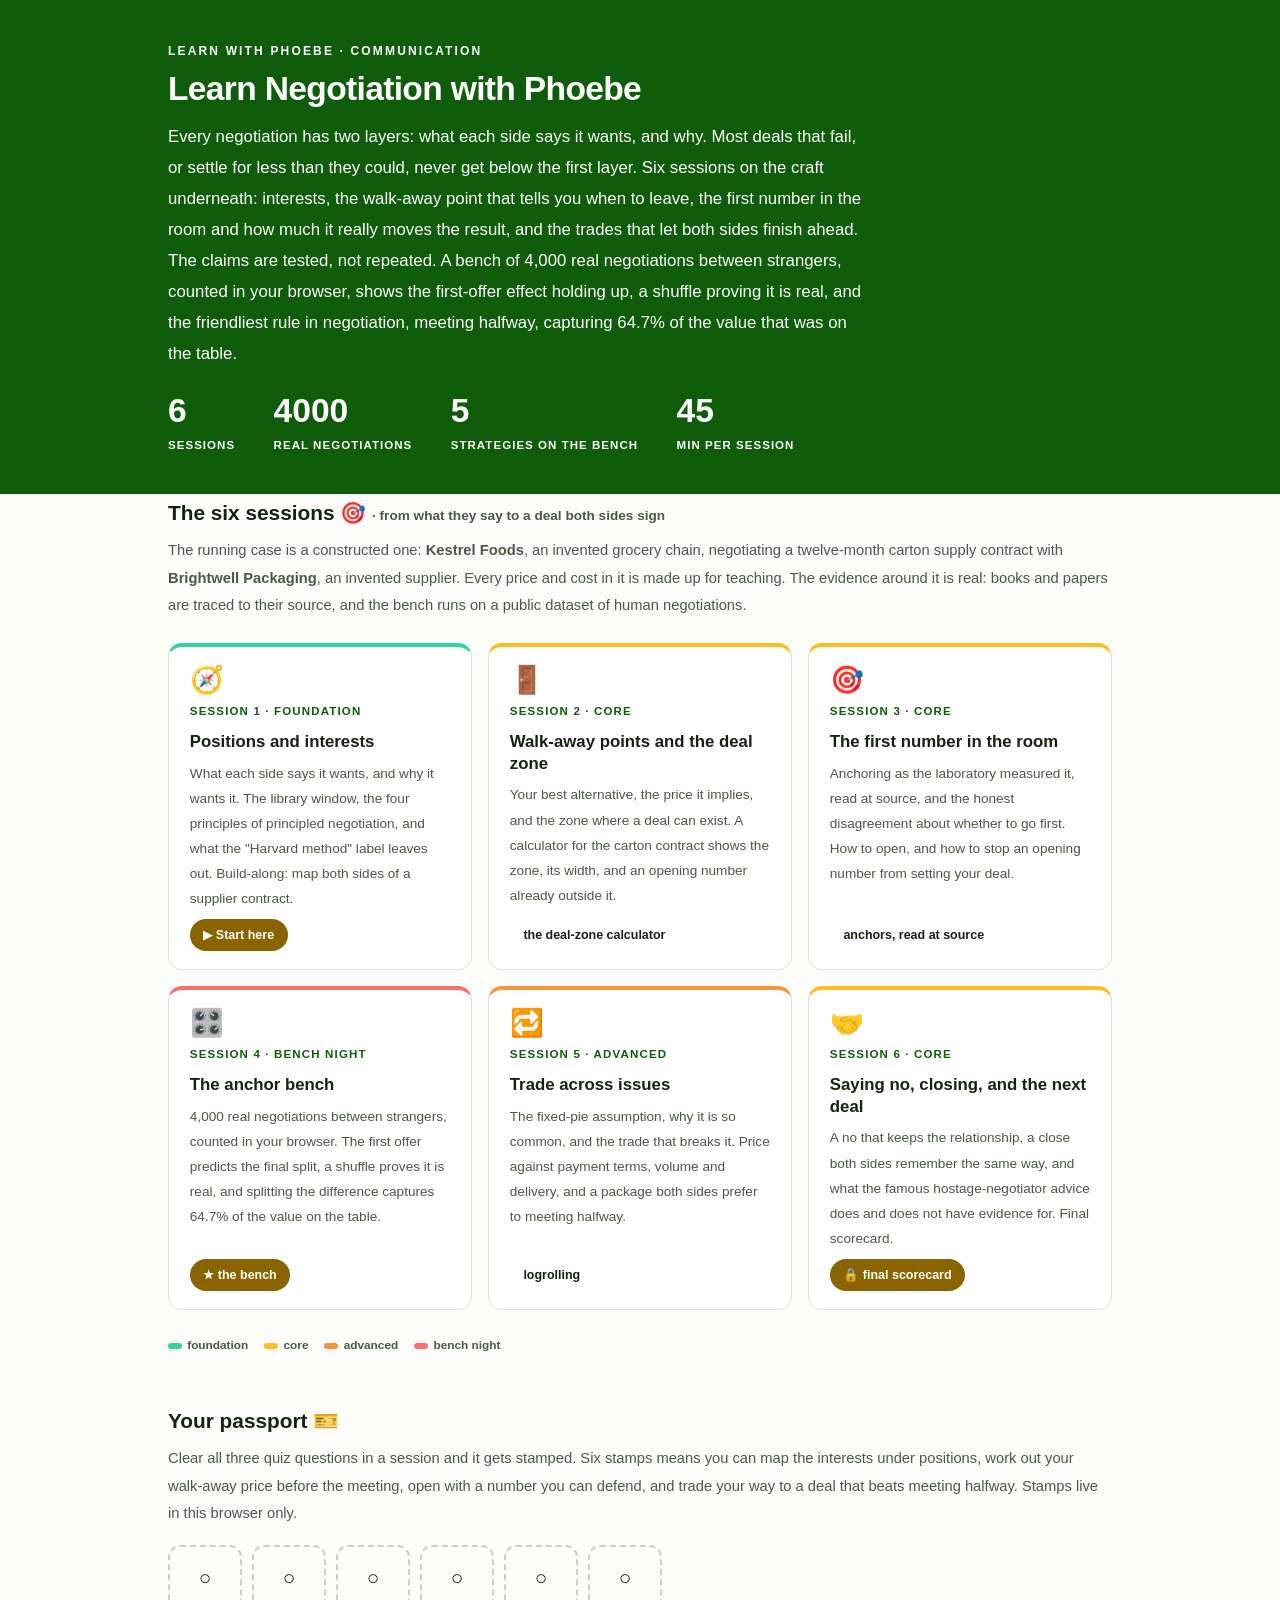
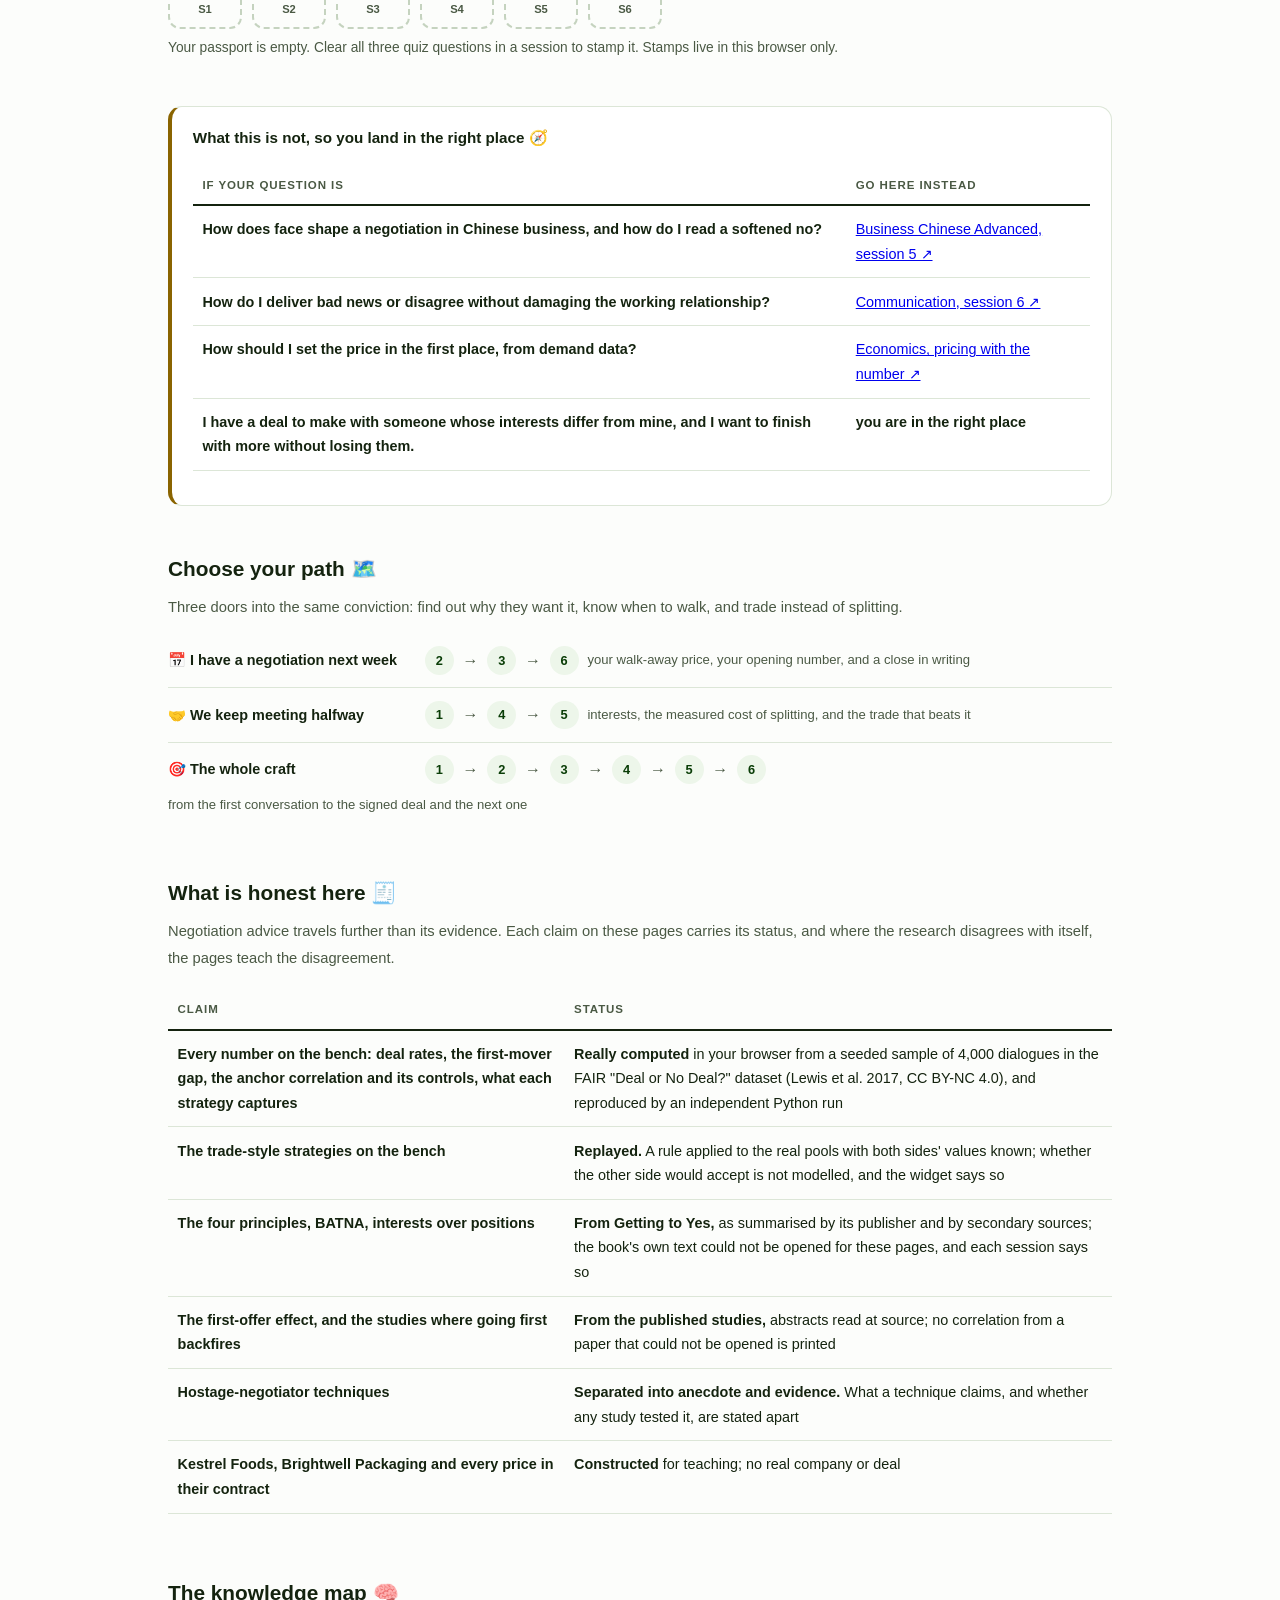
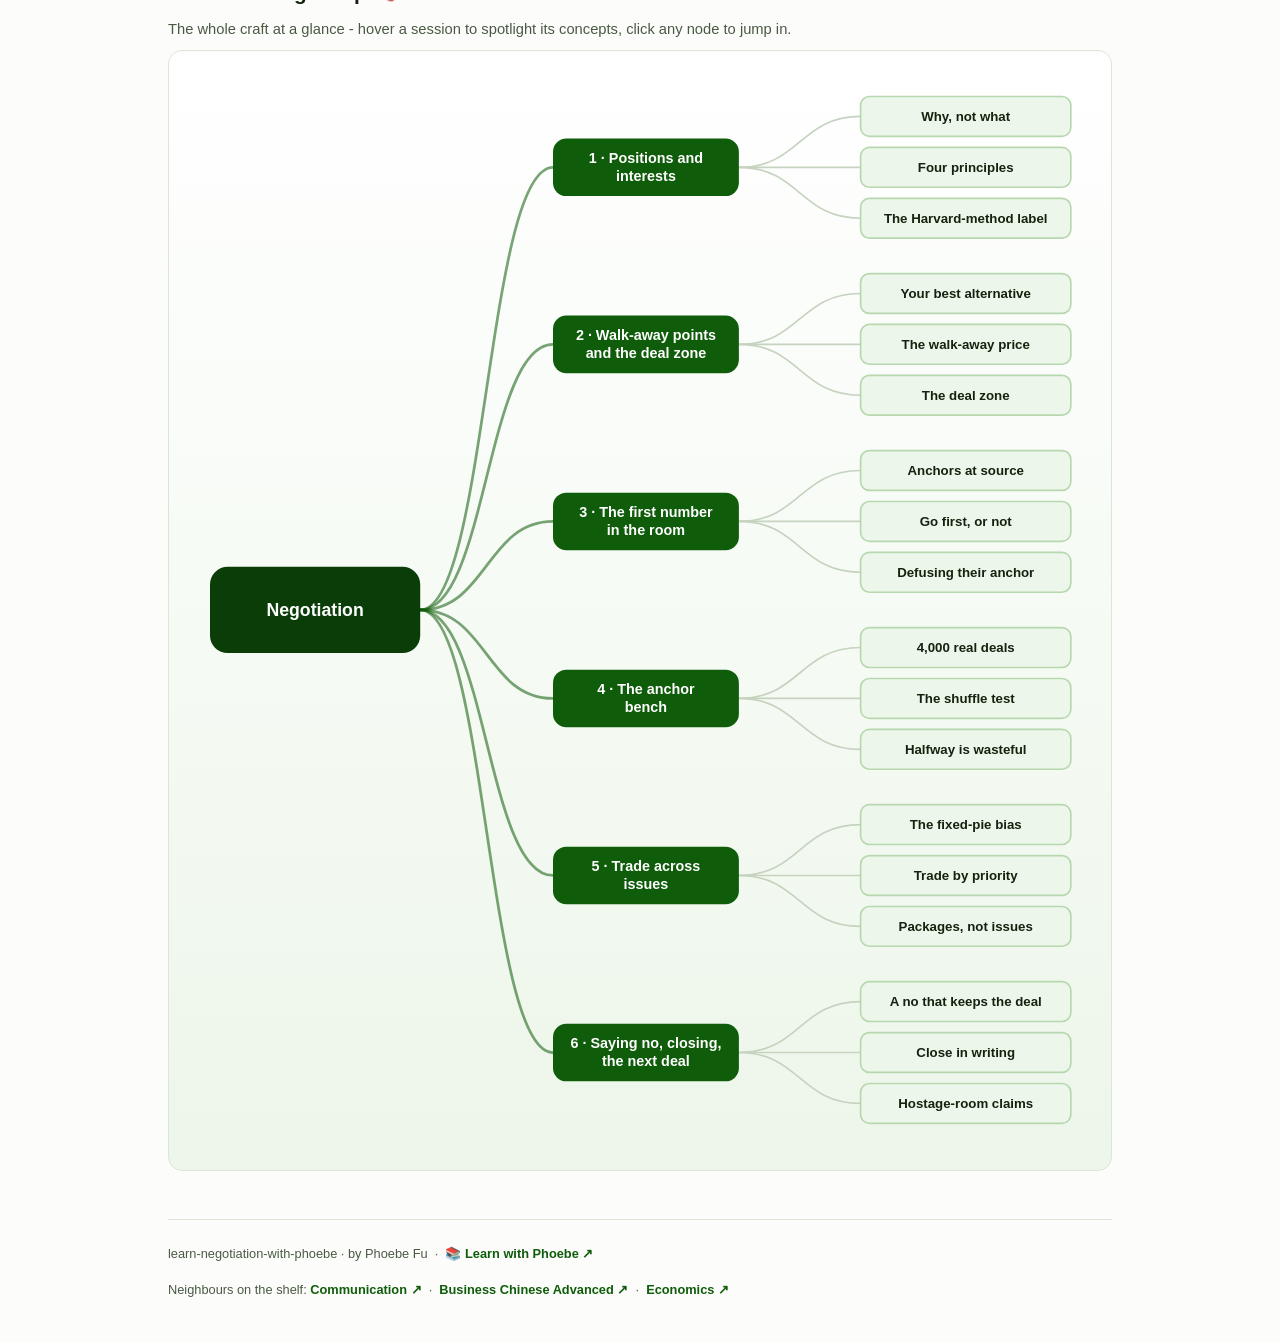
<file: index.html>
<!DOCTYPE html>
<html lang="en">
<head>
<meta charset="UTF-8">
<meta name="viewport" content="width=device-width, initial-scale=1.0">
<!-- social:start -->
<meta name="description" content="Six sessions on negotiation: positions and interests, walk-away points and the deal zone, first offers and anchors, a bench of 4,000 real human negotiations computed in your browser, trading across issues, and closing without burning the relationship. Free, by Phoebe Fu.">
<meta property="og:type" content="website">
<meta property="og:site_name" content="Learn with Phoebe">
<meta property="og:title" content="Learn Negotiation with Phoebe">
<meta property="og:description" content="4,000 real negotiations, counted live. The first offer anchors the deal, a shuffle proves it, and meeting halfway captures 64.7% of the value on the table.">
<meta property="og:url" content="https://phoebefu6.github.io/learn-negotiation-with-phoebe/">
<meta property="og:image" content="https://phoebefu6.github.io/learn-negotiation-with-phoebe/assets/og-cover.png">
<meta property="og:image:width" content="1200">
<meta property="og:image:height" content="630">
<meta name="twitter:card" content="summary_large_image">
<meta name="twitter:title" content="Learn Negotiation with Phoebe">
<meta name="twitter:description" content="Interests, walk-away points, anchors and trades, tested on 4,000 real negotiations in your browser.">
<meta name="twitter:image" content="https://phoebefu6.github.io/learn-negotiation-with-phoebe/assets/og-cover.png">
<!-- social:end -->
<title>Learn Negotiation with Phoebe</title>
<link rel="stylesheet" href="assets/style.css?v=21">
<style>

  .stats-row { display: flex; gap: 2.4rem; margin-top: 1.5rem; flex-wrap: wrap; }
  .stat b { display: block; font-size: 2.1rem; font-weight: 800; line-height: 1.05; font-variant-numeric: tabular-nums; }
  .stat span { font-size: .72rem; opacity: 1; text-transform: uppercase; letter-spacing: .09em; font-weight: 600; }

  .course-grid { display: grid; grid-template-columns: repeat(auto-fit, minmax(17rem, 1fr)); gap: 1rem; margin-top: 1.5rem; }
  .course-card {
    border: 1px solid var(--hairline);
    border-top: 4px solid var(--diff, var(--indigo));
    border-radius: var(--radius);
    padding: 1.2rem 1.3rem 1.1rem;
    display: flex;
    flex-direction: column;
    gap: .5rem;
    text-decoration: none;
    color: var(--ink);
    background: #fff;
    transition: box-shadow .15s ease, border-color .15s ease, transform .15s ease;
    position: relative;
  }
  .course-card:hover { border-color: var(--indigo-soft); border-top-color: var(--diff, var(--indigo)); box-shadow: 0 8px 28px rgba(var(--shadow-rgb),.16); transform: translateY(-3px); }
  .course-card .cicon { font-size: 1.7rem; line-height: 1; }
  .course-card .cnum { font-size: .72rem; font-weight: 700; color: var(--indigo); text-transform: uppercase; letter-spacing: .1em; }
  .course-card h3 { font-size: 1.05rem; font-weight: 800; line-height: 1.3; }
  .course-card p { font-size: .85rem; color: var(--muted); flex: 1; }
  .course-card .meta { display: flex; gap: .4rem; flex-wrap: wrap; }

  .diff-legend { display: flex; gap: 1rem; margin-top: 1.6rem; font-size: .74rem; color: var(--muted); font-weight: 600; flex-wrap: wrap; }
  .diff-legend i { display: inline-block; width: .85rem; height: .35rem; border-radius: 999px; margin-right: .35rem; vertical-align: middle; }

  .paths { margin-top: 2.6rem; }
  .paths h2 { font-size: 1.3rem; font-weight: 800; margin-bottom: .3rem; }
  .paths .plede { color: var(--muted); font-size: .92rem; margin-bottom: .8rem; }
  .path { display: flex; gap: .55rem; align-items: center; padding: .75rem 0; border-bottom: .5px solid var(--hairline); flex-wrap: wrap; }
  .path:last-child { border-bottom: none; }
  .path b { min-width: 15.5rem; font-size: .9rem; }
  .path .pstep { background: var(--indigo-50); color: var(--indigo-deep); border-radius: 999px; padding: .16rem .68rem; font-weight: 700; font-size: .8rem; text-decoration: none; transition: all .12s ease; }
  .path .pstep:hover { background: var(--indigo); color: #fff; }
  .path .parr { color: var(--muted); font-weight: 700; }

  .mm-section { margin-top: 1.6rem; }
  .mm-section h2 { font-size: 1.3rem; font-weight: 800; margin-bottom: .2rem; }
  .mm-section .mm-lede { color: var(--muted); font-size: .92rem; margin-bottom: .4rem; }
  .mm-wrap { border: 1px solid var(--hairline); border-radius: var(--radius); background: linear-gradient(180deg,#fff,var(--indigo-50)); padding: .6rem; overflow-x: auto; }
  .mm-svg { width: 100%; height: auto; display: block; max-width: 60rem; margin: 0 auto; min-width: 34rem; }
  .mm-link { cursor: pointer; text-decoration: none; }
  .mm-node rect { transition: opacity .15s ease, filter .15s ease; }
  .mm-node text { pointer-events: none; }
  .mm-link:hover .mm-node rect { filter: brightness(1.06); }
  .mm-edge { transition: opacity .15s ease; }

  .not-this { border: 1px solid var(--hairline); border-left: 4px solid var(--clay); border-radius: var(--radius); background: #fff; padding: 1.1rem 1.3rem; margin-top: 1.2rem; }
  .not-this h3 { font-size: .95rem; font-weight: 800; margin-bottom: .5rem; }
</style>
</head>
</head>
<body>

<header class="masthead">
  <div class="wrap">
    <div class="eyebrow">Learn with Phoebe · Communication</div>
    <h1>Learn <span class="accent">Negotiation</span> with Phoebe</h1>
    <p class="sub">Every negotiation has two layers: what each side says it wants, and why. Most deals that fail, or settle for less than they could, never get below the first layer. Six sessions on the craft underneath: interests, the walk-away point that tells you when to leave, the first number in the room and how much it really moves the result, and the trades that let both sides finish ahead. The claims are tested, not repeated. A bench of 4,000 real negotiations between strangers, counted in your browser, shows the first-offer effect holding up, a shuffle proving it is real, and the friendliest rule in negotiation, meeting halfway, capturing 64.7% of the value that was on the table.</p>
    <div class="stats-row">
      <div class="stat"><b data-count="6">6</b><span>sessions</span></div>
      <div class="stat"><b data-count="4000">4,000</b><span>real negotiations</span></div>
      <div class="stat"><b data-count="5">5</b><span>strategies on the bench</span></div>
      <div class="stat"><b data-count="45">45</b><span>min per session</span></div>
    </div>
  </div>
</header>

<main class="wrap">

  <section class="section">
    <div class="paths" style="margin-top:0">
      <h2>The six sessions 🎯 <span style="font-size:.85rem;font-weight:600;color:var(--muted)">· from what they say to a deal both sides sign</span></h2>
      <p class="plede">The running case is a constructed one: <strong>Kestrel Foods</strong>, an invented grocery chain, negotiating a twelve-month carton supply contract with <strong>Brightwell Packaging</strong>, an invented supplier. Every price and cost in it is made up for teaching. The evidence around it is real: books and papers are traced to their source, and the bench runs on a public dataset of human negotiations.</p>
    </div>

    <div class="course-grid">
      <a class="course-card" href="courses/01-positions-and-interests.html" style="--diff:#34D399">
        <span class="cicon">🧭</span>
        <span class="cnum">Session 1 · foundation</span>
        <h3>Positions and interests</h3>
        <p>What each side says it wants, and why it wants it. The library window, the four principles of principled negotiation, and what the &quot;Harvard method&quot; label leaves out. Build-along: map both sides of a supplier contract.</p>
        <span class="meta"><span class="pill amber">▶ Start here</span></span>
      </a>
      <a class="course-card" href="courses/02-walk-away-and-the-deal-zone.html" style="--diff:#FBBF24">
        <span class="cicon">🚪</span>
        <span class="cnum">Session 2 · core</span>
        <h3>Walk-away points and the deal zone</h3>
        <p>Your best alternative, the price it implies, and the zone where a deal can exist. A calculator for the carton contract shows the zone, its width, and an opening number already outside it.</p>
        <span class="meta"><span class="pill">the deal-zone calculator</span></span>
      </a>
      <a class="course-card" href="courses/03-the-first-number-in-the-room.html" style="--diff:#FBBF24">
        <span class="cicon">🎯</span>
        <span class="cnum">Session 3 · core</span>
        <h3>The first number in the room</h3>
        <p>Anchoring as the laboratory measured it, read at source, and the honest disagreement about whether to go first. How to open, and how to stop an opening number from setting your deal.</p>
        <span class="meta"><span class="pill">anchors, read at source</span></span>
      </a>
      <a class="course-card" href="courses/04-the-anchor-bench.html" style="--diff:#F87171">
        <span class="cicon">🎛️</span>
        <span class="cnum">Session 4 · bench night</span>
        <h3>The anchor bench</h3>
        <p>4,000 real negotiations between strangers, counted in your browser. The first offer predicts the final split, a shuffle proves it is real, and splitting the difference captures 64.7% of the value on the table.</p>
        <span class="meta"><span class="pill amber">★ the bench</span></span>
      </a>
      <a class="course-card" href="courses/05-trade-across-issues.html" style="--diff:#FB923C">
        <span class="cicon">🔁</span>
        <span class="cnum">Session 5 · advanced</span>
        <h3>Trade across issues</h3>
        <p>The fixed-pie assumption, why it is so common, and the trade that breaks it. Price against payment terms, volume and delivery, and a package both sides prefer to meeting halfway.</p>
        <span class="meta"><span class="pill">logrolling</span></span>
      </a>
      <a class="course-card" href="courses/06-saying-no-closing-and-the-next-deal.html" style="--diff:#FBBF24">
        <span class="cicon">🤝</span>
        <span class="cnum">Session 6 · core</span>
        <h3>Saying no, closing, and the next deal</h3>
        <p>A no that keeps the relationship, a close both sides remember the same way, and what the famous hostage-negotiator advice does and does not have evidence for. Final scorecard.</p>
        <span class="meta"><span class="pill amber">🔒 final scorecard</span></span>
      </a>
    </div>

    <div class="diff-legend">
      <span><i style="background:#34D399"></i>foundation</span>
      <span><i style="background:#FBBF24"></i>core</span>
      <span><i style="background:#FB923C"></i>advanced</span>
      <span><i style="background:#F87171"></i>bench night</span>
    </div>
  </section>

  <section class="section">
    <div class="paths" style="margin-top:0">
      <h2>Your passport 🎫</h2>
      <p class="plede">Clear all three quiz questions in a session and it gets stamped. Six stamps means you can map the interests under positions, work out your walk-away price before the meeting, open with a number you can defend, and trade your way to a deal that beats meeting halfway. Stamps live in this browser only.</p>
    </div>
    <div class="pp-strip"></div>
  </section>

  <section class="section">
    <div class="not-this">
      <h3>What this is not, so you land in the right place 🧭</h3>
      <table class="clean">
        <tr><th>If your question is</th><th>Go here instead</th></tr>
        <tr><td>How does face shape a negotiation in Chinese business, and how do I read a softened no?</td><td><a href="https://phoebefu6.github.io/learn-business-chinese-advanced-with-phoebe/courses/05-negotiation-and-face.html">Business Chinese Advanced, session 5 ↗</a></td></tr>
        <tr><td>How do I deliver bad news or disagree without damaging the working relationship?</td><td><a href="https://phoebefu6.github.io/learn-communication-with-phoebe/courses/06-bad-news-and-disagreement.html">Communication, session 6 ↗</a></td></tr>
        <tr><td>How should I set the price in the first place, from demand data?</td><td><a href="https://phoebefu6.github.io/learn-economics-with-phoebe/courses/p3-pricing-with-the-number.html">Economics, pricing with the number ↗</a></td></tr>
        <tr><td><strong>I have a deal to make with someone whose interests differ from mine, and I want to finish with more without losing them.</strong></td><td><strong>you are in the right place</strong></td></tr>
      </table>
    </div>
  </section>

  <section class="section">
    <div class="paths">
      <h2>Choose your path 🗺️</h2>
      <p class="plede">Three doors into the same conviction: find out why they want it, know when to walk, and trade instead of splitting.</p>
      <div class="path"><b>📅 I have a negotiation next week</b>
        <a class="pstep" href="courses/02-walk-away-and-the-deal-zone.html">2</a><span class="parr">→</span>
        <a class="pstep" href="courses/03-the-first-number-in-the-room.html">3</a><span class="parr">→</span>
        <a class="pstep" href="courses/06-saying-no-closing-and-the-next-deal.html">6</a>
        <span style="font-size:.82rem;color:var(--muted)">your walk-away price, your opening number, and a close in writing</span>
      </div>
      <div class="path"><b>🤝 We keep meeting halfway</b>
        <a class="pstep" href="courses/01-positions-and-interests.html">1</a><span class="parr">→</span>
        <a class="pstep" href="courses/04-the-anchor-bench.html">4</a><span class="parr">→</span>
        <a class="pstep" href="courses/05-trade-across-issues.html">5</a>
        <span style="font-size:.82rem;color:var(--muted)">interests, the measured cost of splitting, and the trade that beats it</span>
      </div>
      <div class="path"><b>🎯 The whole craft</b>
        <a class="pstep" href="courses/01-positions-and-interests.html">1</a><span class="parr">→</span>
        <a class="pstep" href="courses/02-walk-away-and-the-deal-zone.html">2</a><span class="parr">→</span>
        <a class="pstep" href="courses/03-the-first-number-in-the-room.html">3</a><span class="parr">→</span>
        <a class="pstep" href="courses/04-the-anchor-bench.html">4</a><span class="parr">→</span>
        <a class="pstep" href="courses/05-trade-across-issues.html">5</a><span class="parr">→</span>
        <a class="pstep" href="courses/06-saying-no-closing-and-the-next-deal.html">6</a>
        <span style="font-size:.82rem;color:var(--muted)">from the first conversation to the signed deal and the next one</span>
      </div>
    </div>
  </section>

  <section class="section">
    <div class="paths" style="margin-top:0">
      <h2>What is honest here 🧾</h2>
      <p class="plede">Negotiation advice travels further than its evidence. Each claim on these pages carries its status, and where the research disagrees with itself, the pages teach the disagreement.</p>
    </div>
    <table class="clean">
      <tr><th>Claim</th><th>Status</th></tr>
      <tr><td>Every number on the bench: deal rates, the first-mover gap, the anchor correlation and its controls, what each strategy captures</td><td><strong>Really computed</strong> in your browser from a seeded sample of 4,000 dialogues in the FAIR "Deal or No Deal?" dataset (Lewis et al. 2017, CC BY-NC 4.0), and reproduced by an independent Python run</td></tr>
      <tr><td>The trade-style strategies on the bench</td><td><strong>Replayed.</strong> A rule applied to the real pools with both sides' values known; whether the other side would accept is not modelled, and the widget says so</td></tr>
      <tr><td>The four principles, BATNA, interests over positions</td><td><strong>From Getting to Yes,</strong> as summarised by its publisher and by secondary sources; the book's own text could not be opened for these pages, and each session says so</td></tr>
      <tr><td>The first-offer effect, and the studies where going first backfires</td><td><strong>From the published studies,</strong> abstracts read at source; no correlation from a paper that could not be opened is printed</td></tr>
      <tr><td>Hostage-negotiator techniques</td><td><strong>Separated into anecdote and evidence.</strong> What a technique claims, and whether any study tested it, are stated apart</td></tr>
      <tr><td>Kestrel Foods, Brightwell Packaging and every price in their contract</td><td><strong>Constructed</strong> for teaching; no real company or deal</td></tr>
    </table>
  </section>

  <section class="section mm-section">
    <h2>The knowledge map 🧠</h2>
    <p class="mm-lede">The whole craft at a glance - hover a session to spotlight its concepts, click any node to jump in.</p>
    <div class="mm-wrap"><div id="mindmap"></div></div>
  </section>

  <footer class="pagefoot">
    <span>learn-negotiation-with-phoebe · by Phoebe Fu &nbsp;·&nbsp; 📚 <a href="https://phoebefu6.github.io/learn-with-phoebe/">Learn with Phoebe ↗</a></span>
    <span>Neighbours on the shelf: <a href="https://phoebefu6.github.io/learn-communication-with-phoebe/">Communication ↗</a> &nbsp;·&nbsp; <a href="https://phoebefu6.github.io/learn-business-chinese-advanced-with-phoebe/">Business Chinese Advanced ↗</a> &nbsp;·&nbsp; <a href="https://phoebefu6.github.io/learn-economics-with-phoebe/">Economics ↗</a></span>
  </footer>

</main>

<script>
window.MINDMAP_DATA = {
 "title": "Negotiation",
 "centerColor": "#0A3D07",
 "sessions": [
  {
   "label": "Positions and\ninterests",
   "href": "courses/01-positions-and-interests.html",
   "color": "#34D399",
   "concepts": [
    {
     "label": "Why, not what",
     "href": "courses/01-positions-and-interests.html"
    },
    {
     "label": "Four principles",
     "href": "courses/01-positions-and-interests.html"
    },
    {
     "label": "The Harvard-method label",
     "href": "courses/01-positions-and-interests.html"
    }
   ]
  },
  {
   "label": "Walk-away points\nand the deal zone",
   "href": "courses/02-walk-away-and-the-deal-zone.html",
   "color": "#FBBF24",
   "concepts": [
    {
     "label": "Your best alternative",
     "href": "courses/02-walk-away-and-the-deal-zone.html"
    },
    {
     "label": "The walk-away price",
     "href": "courses/02-walk-away-and-the-deal-zone.html"
    },
    {
     "label": "The deal zone",
     "href": "courses/02-walk-away-and-the-deal-zone.html"
    }
   ]
  },
  {
   "label": "The first number\nin the room",
   "href": "courses/03-the-first-number-in-the-room.html",
   "color": "#FBBF24",
   "concepts": [
    {
     "label": "Anchors at source",
     "href": "courses/03-the-first-number-in-the-room.html"
    },
    {
     "label": "Go first, or not",
     "href": "courses/03-the-first-number-in-the-room.html"
    },
    {
     "label": "Defusing their anchor",
     "href": "courses/03-the-first-number-in-the-room.html"
    }
   ]
  },
  {
   "label": "The anchor\nbench",
   "href": "courses/04-the-anchor-bench.html",
   "color": "#F87171",
   "concepts": [
    {
     "label": "4,000 real deals",
     "href": "courses/04-the-anchor-bench.html"
    },
    {
     "label": "The shuffle test",
     "href": "courses/04-the-anchor-bench.html"
    },
    {
     "label": "Halfway is wasteful",
     "href": "courses/04-the-anchor-bench.html"
    }
   ]
  },
  {
   "label": "Trade across\nissues",
   "href": "courses/05-trade-across-issues.html",
   "color": "#FB923C",
   "concepts": [
    {
     "label": "The fixed-pie bias",
     "href": "courses/05-trade-across-issues.html"
    },
    {
     "label": "Trade by priority",
     "href": "courses/05-trade-across-issues.html"
    },
    {
     "label": "Packages, not issues",
     "href": "courses/05-trade-across-issues.html"
    }
   ]
  },
  {
   "label": "Saying no, closing,\nthe next deal",
   "href": "courses/06-saying-no-closing-and-the-next-deal.html",
   "color": "#FBBF24",
   "concepts": [
    {
     "label": "A no that keeps the deal",
     "href": "courses/06-saying-no-closing-and-the-next-deal.html"
    },
    {
     "label": "Close in writing",
     "href": "courses/06-saying-no-closing-and-the-next-deal.html"
    },
    {
     "label": "Hostage-room claims",
     "href": "courses/06-saying-no-closing-and-the-next-deal.html"
    }
   ]
  }
 ]
};
</script>
<script src="assets/mindmap.js?v=1"></script>
<script src="assets/app.js?v=18"></script>
</body>
</html>
</file>
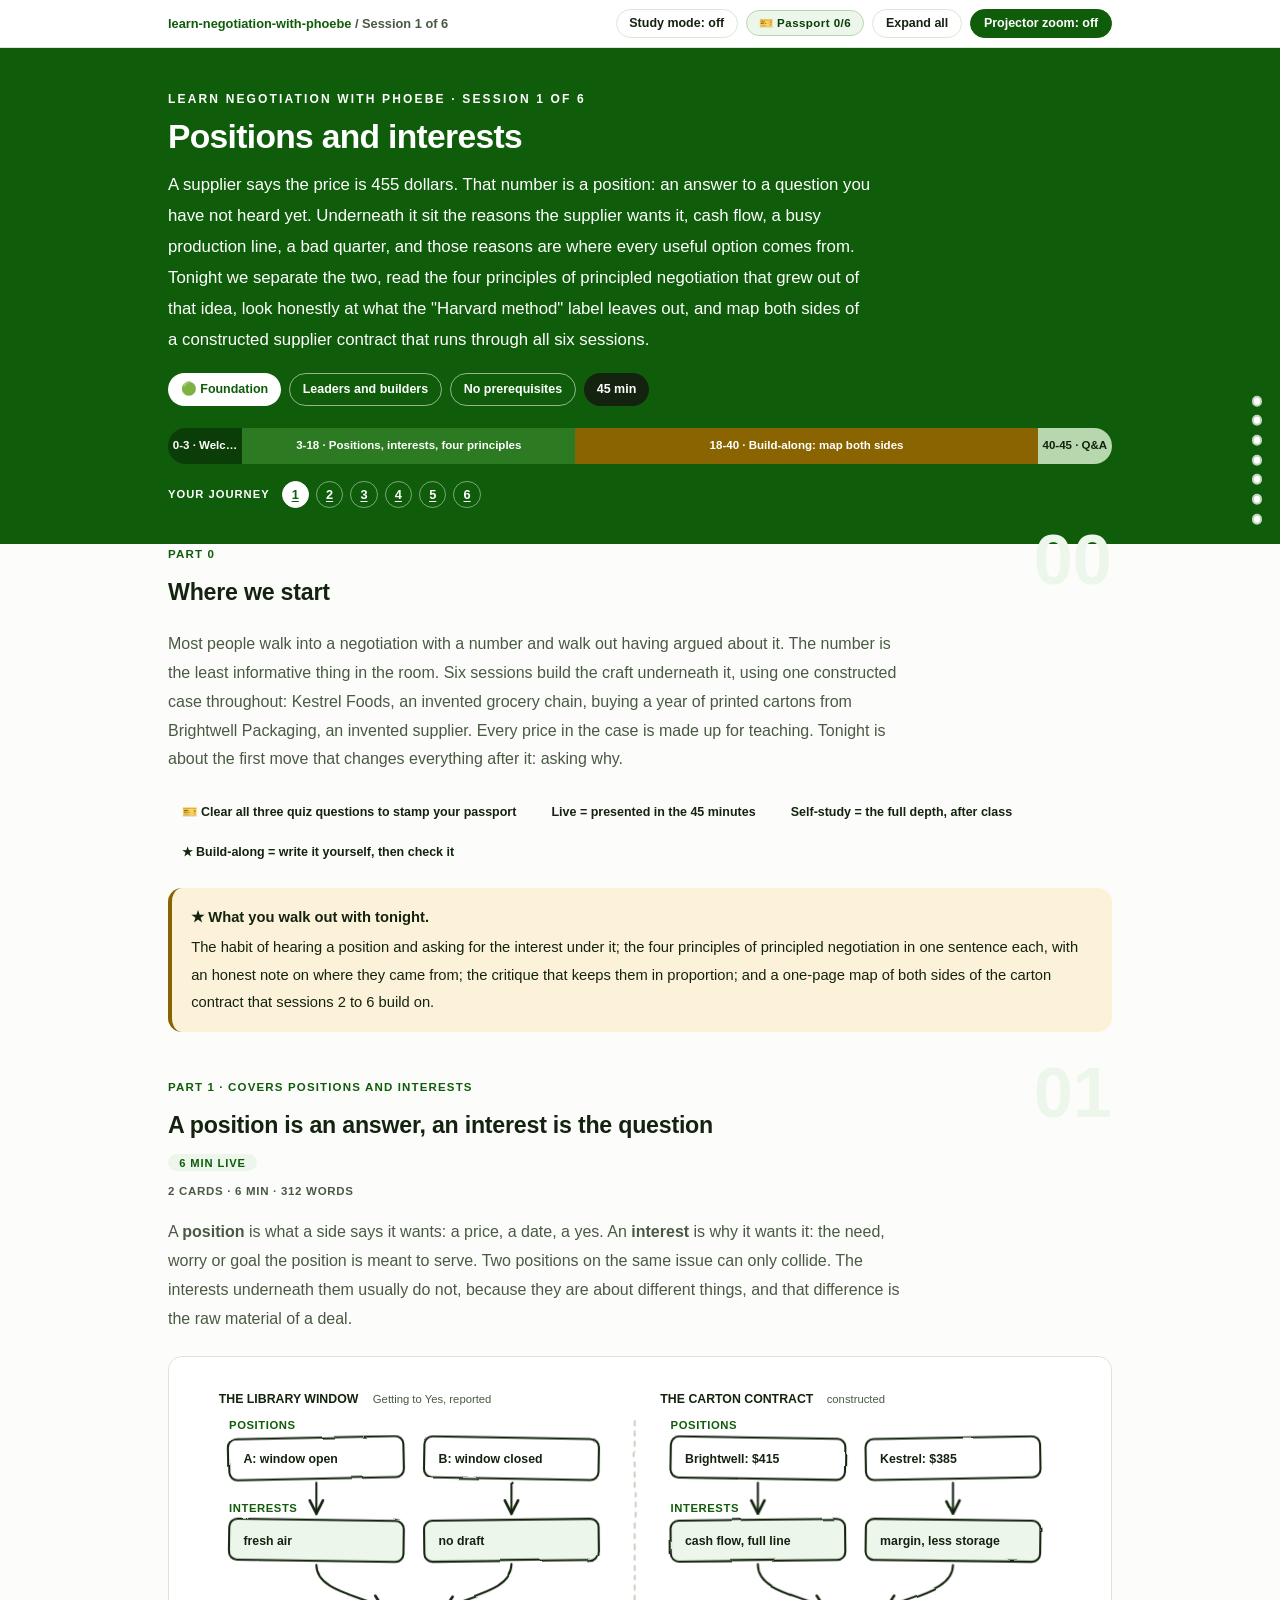
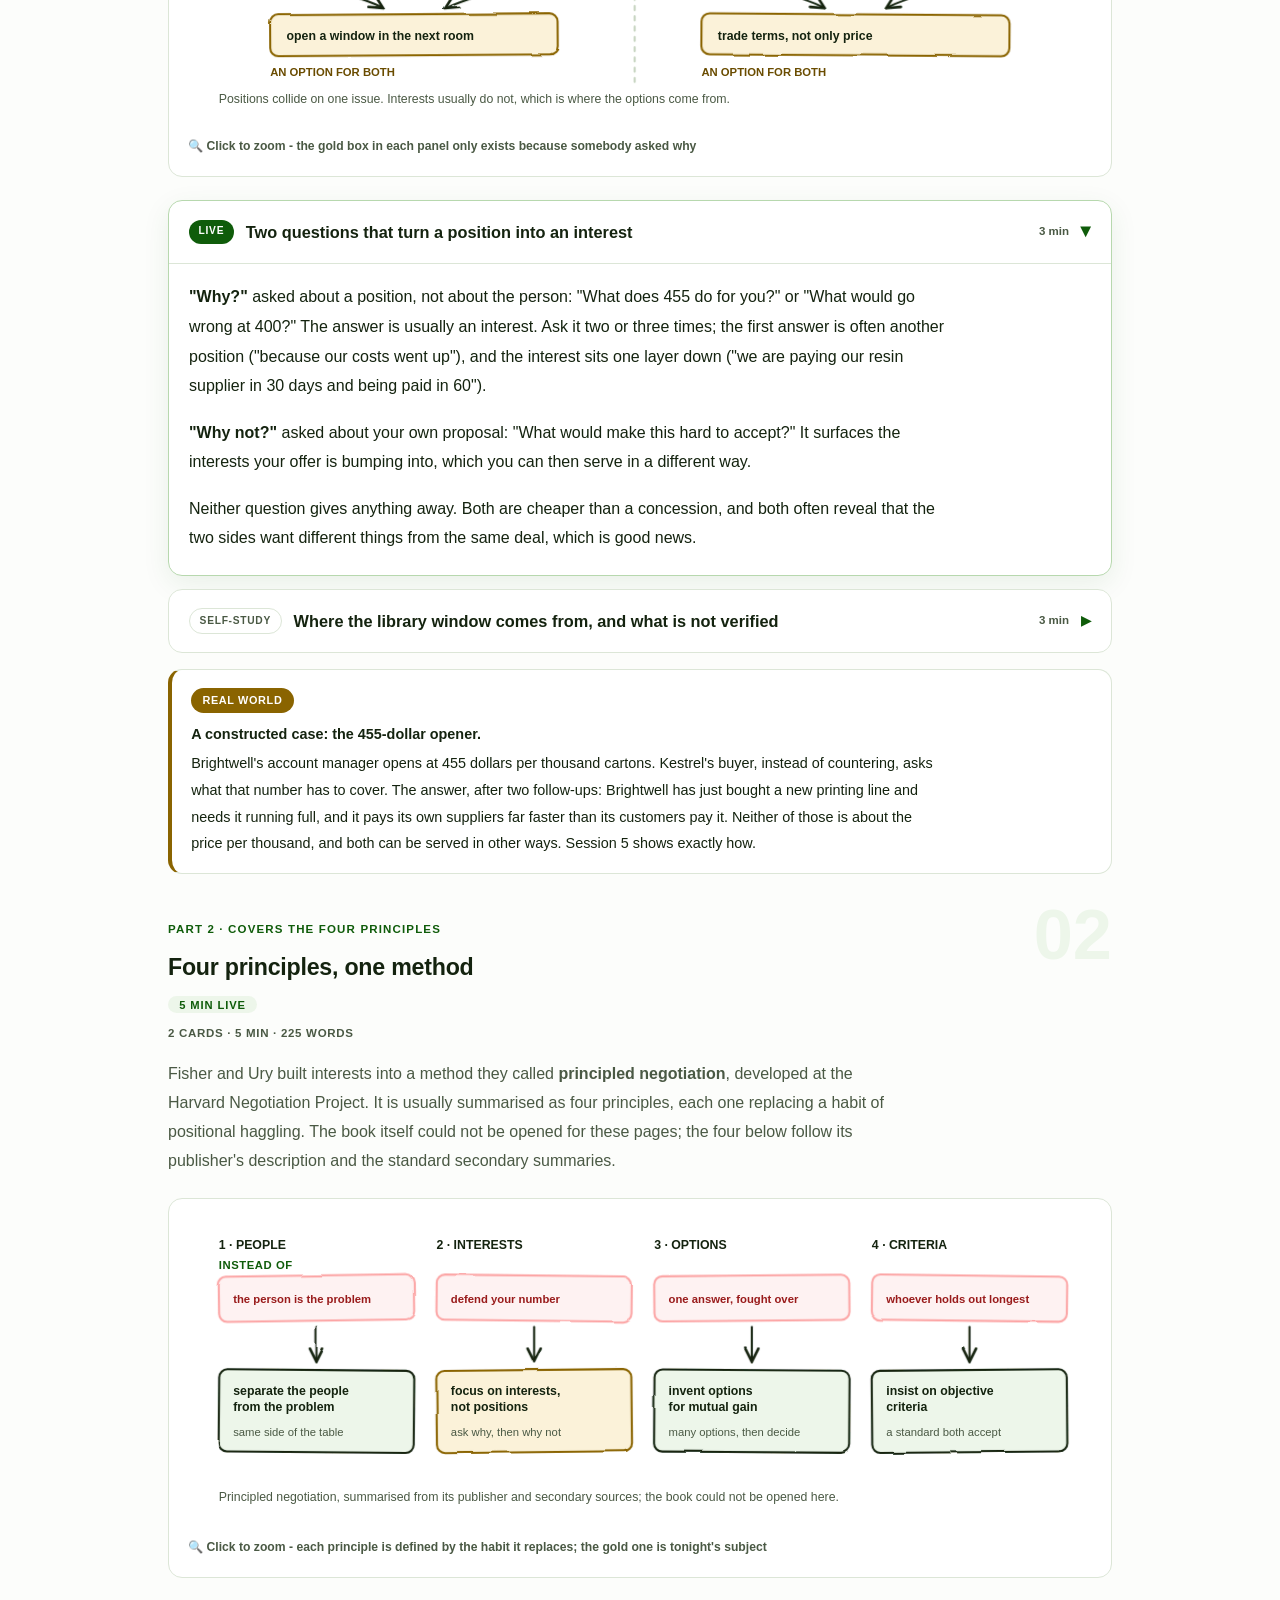
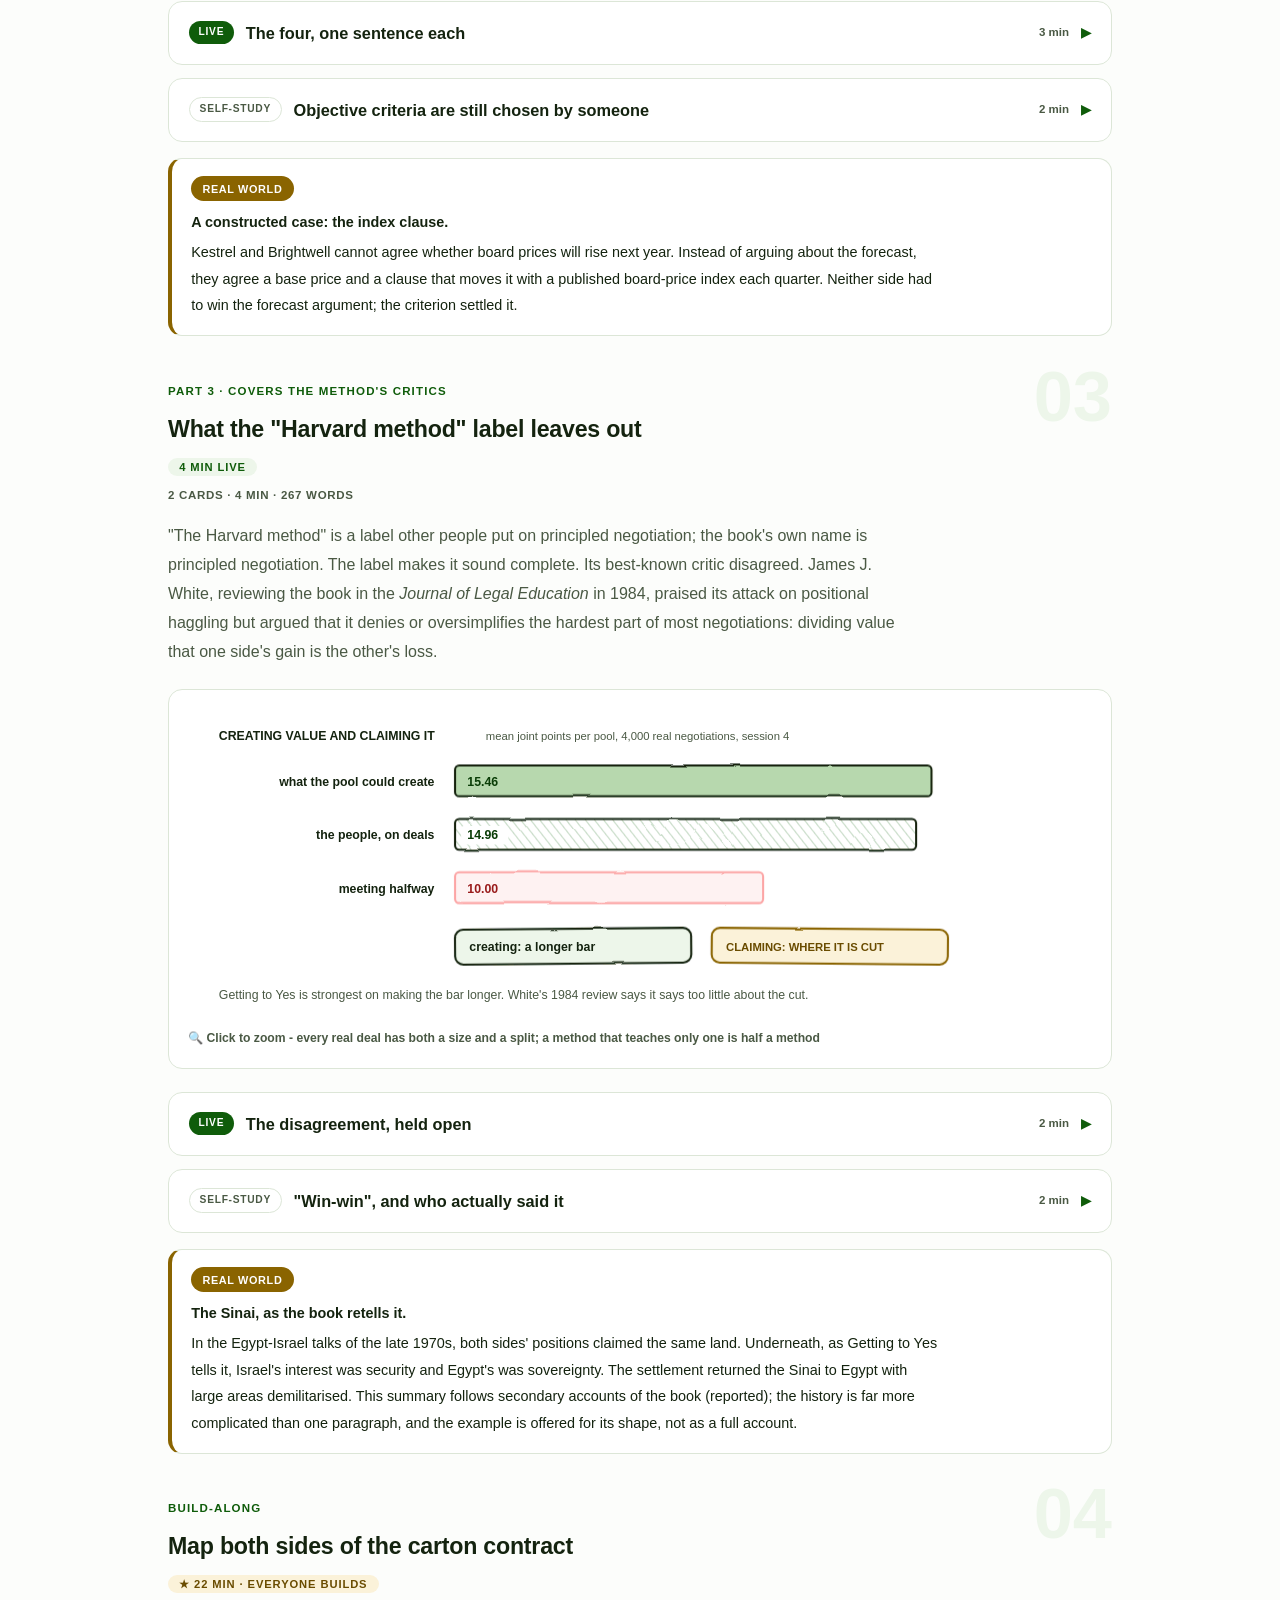
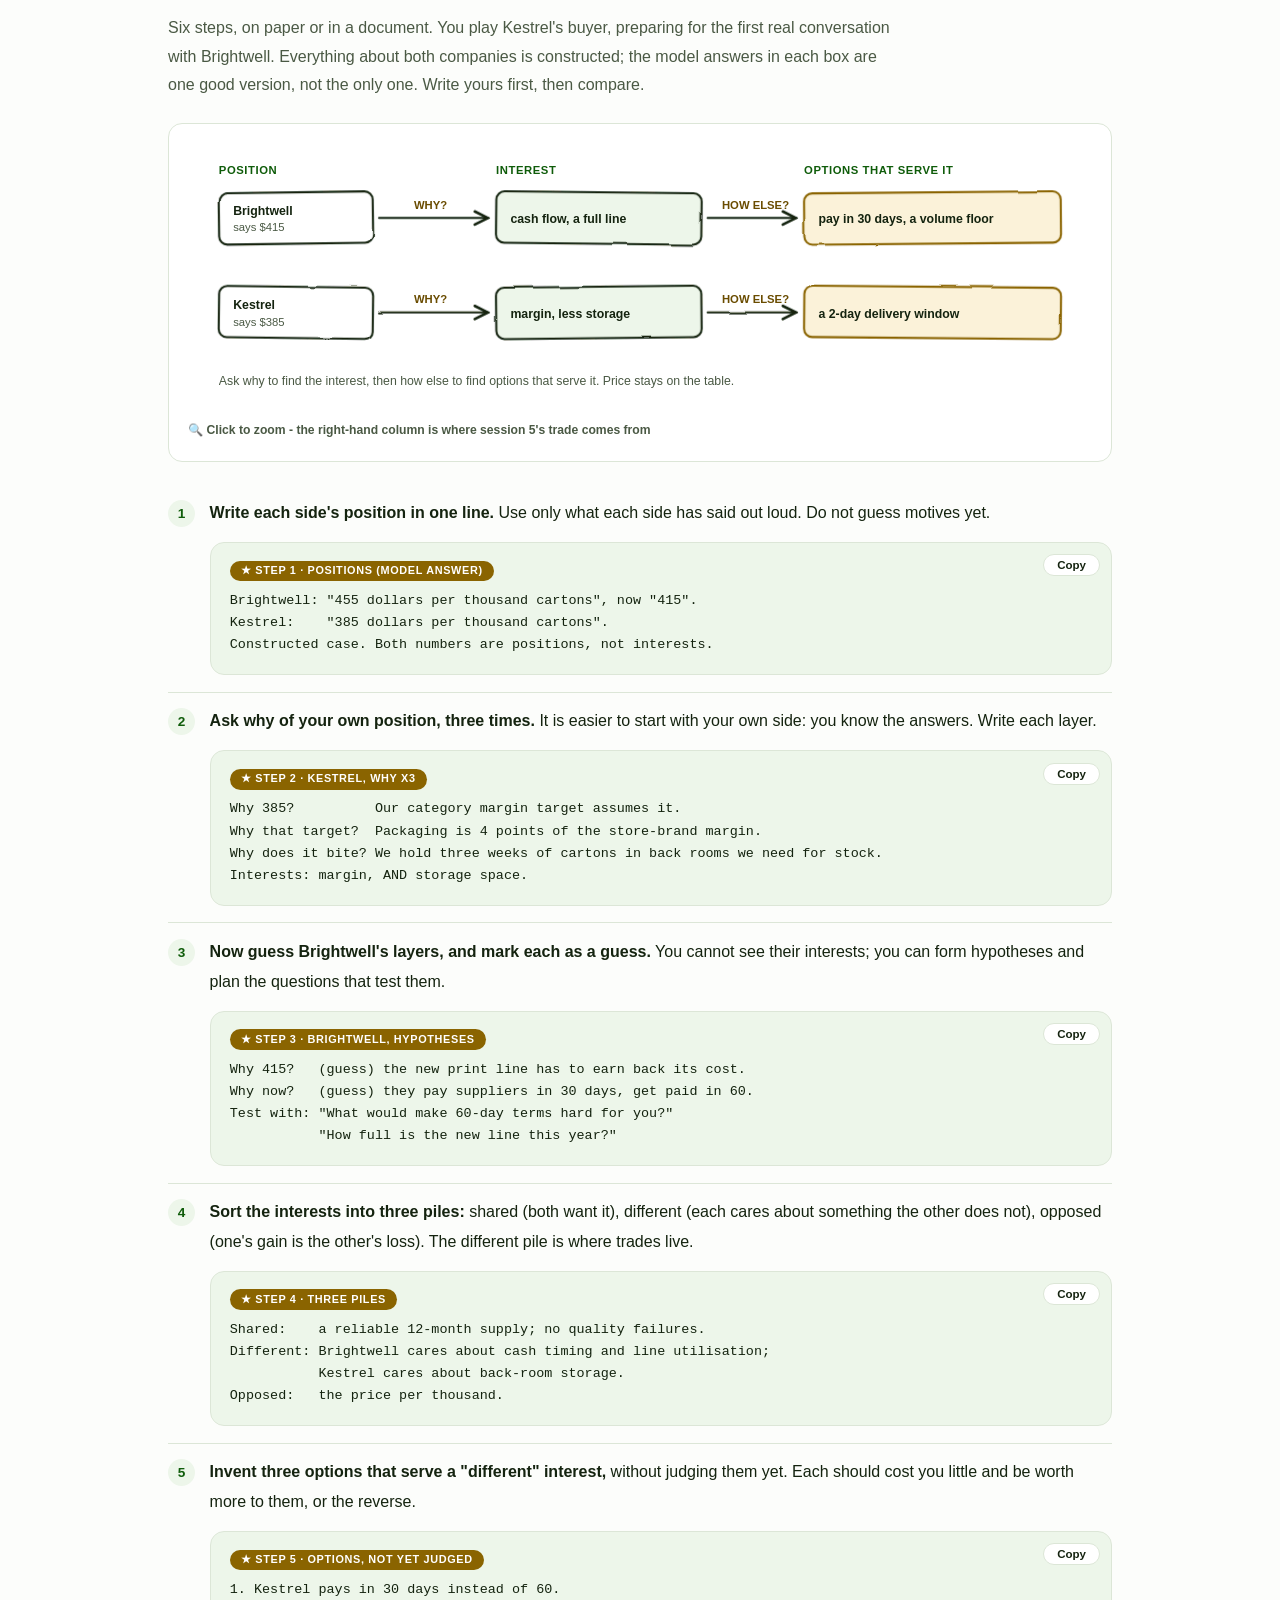
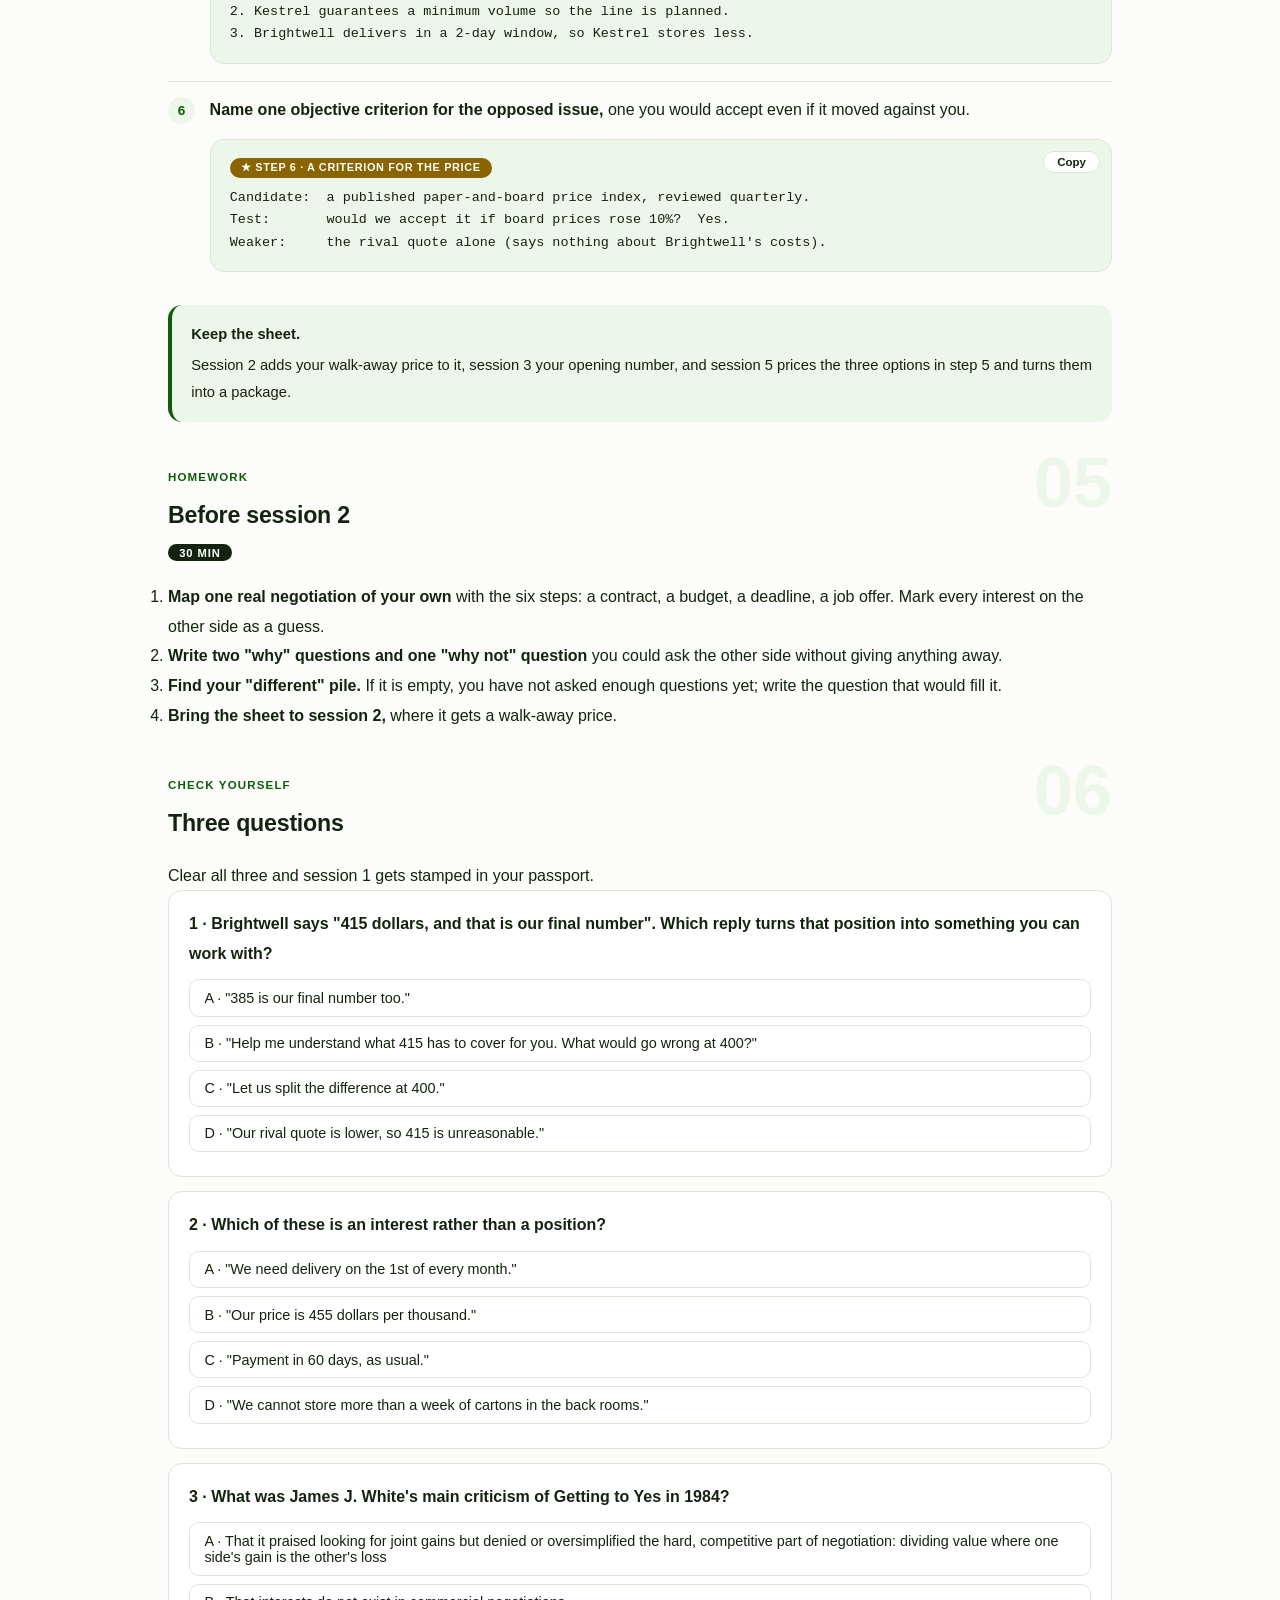
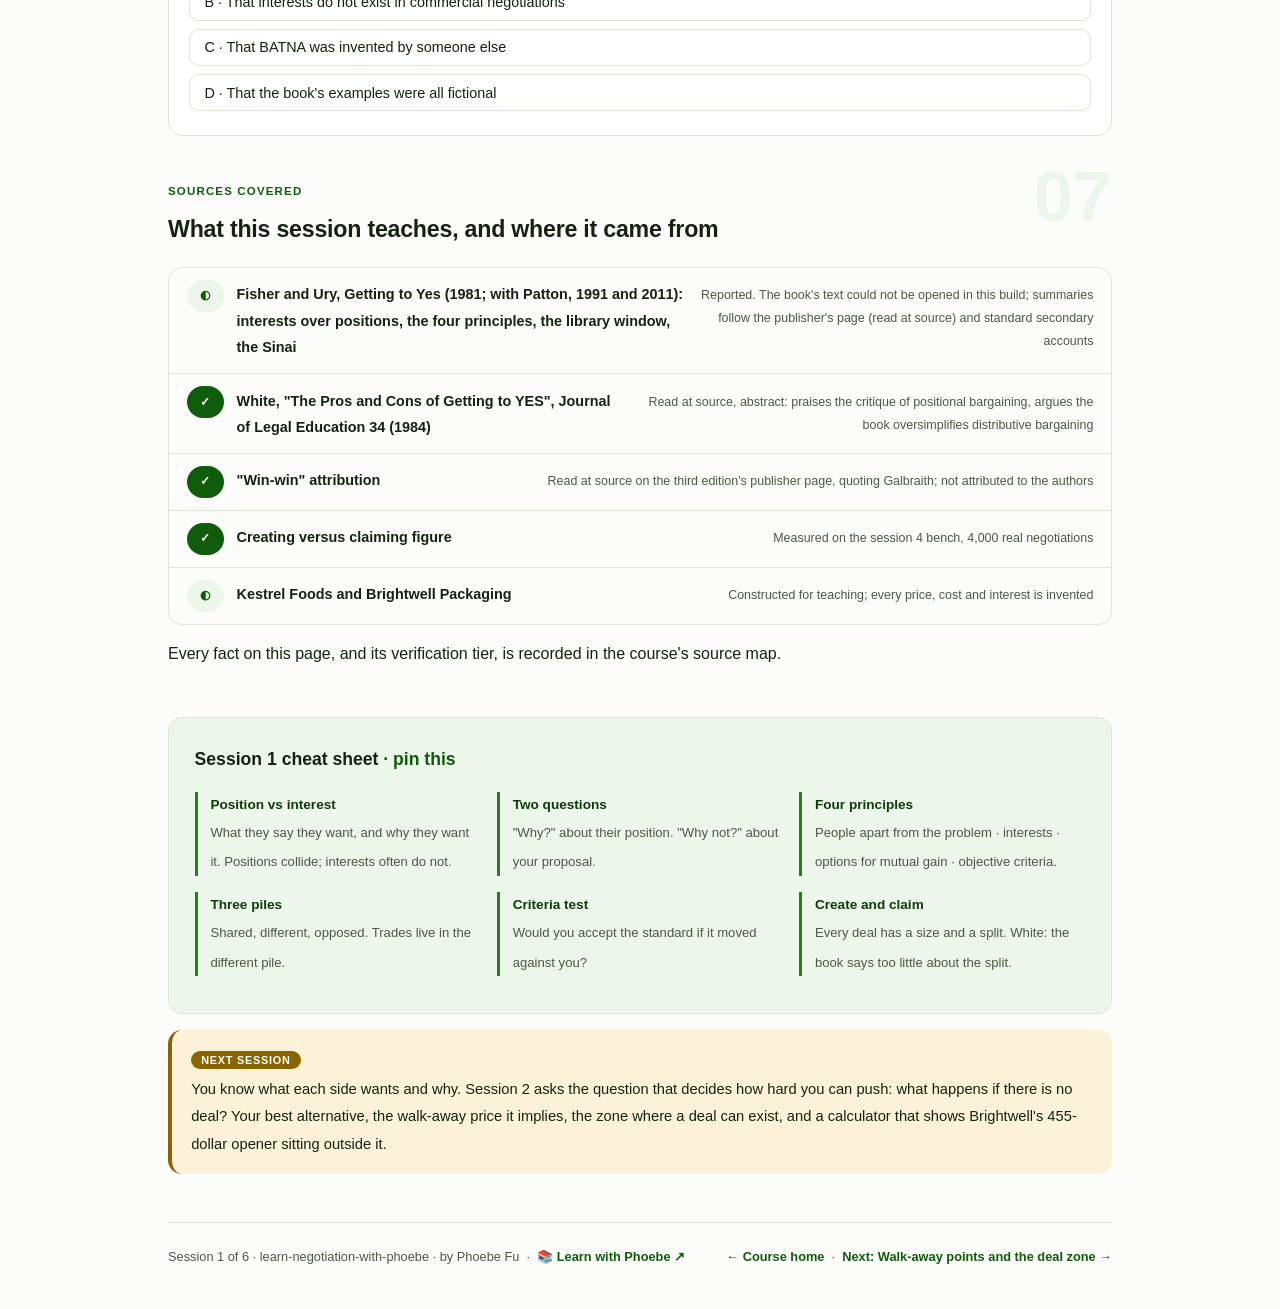
<file: courses/01-positions-and-interests.html>
<!DOCTYPE html>
<html lang="en">
<head>
<meta charset="UTF-8">
<meta name="viewport" content="width=device-width, initial-scale=1.0">
<!-- social:start -->
<meta name="description" content="Session 1 of 6. Positions and interests: what each side says it wants and why it wants it, the four principles of principled negotiation, what the Harvard-method label leaves out, and a build-along that maps both sides of a constructed supplier contract.">
<meta property="og:type" content="article">
<meta property="og:site_name" content="Learn with Phoebe">
<meta property="og:title" content="Positions and interests - learn negotiation with phoebe">
<meta property="og:description" content="Session 1 of 6. A position is an answer. An interest is the question behind it, and that is where the options are.">
<meta property="og:url" content="https://phoebefu6.github.io/learn-negotiation-with-phoebe/courses/01-positions-and-interests.html">
<meta property="og:image" content="https://phoebefu6.github.io/learn-negotiation-with-phoebe/assets/og-cover.png">
<meta property="og:image:width" content="1200">
<meta property="og:image:height" content="630">
<meta name="twitter:card" content="summary_large_image">
<meta name="twitter:title" content="Positions and interests - learn negotiation with phoebe">
<meta name="twitter:description" content="Session 1 of 6. What they say, why they say it, and the four principles that turn one into the other.">
<meta name="twitter:image" content="https://phoebefu6.github.io/learn-negotiation-with-phoebe/assets/og-cover.png">
<!-- social:end -->
<title>Session 1 · Positions and interests - learn negotiation with phoebe</title>
<link rel="stylesheet" href="../assets/style.css?v=20">
</head>
<body>

<div class="toolbar">
  <div class="wrap">
    <span class="crumb"><a href="../index.html">learn-negotiation-with-phoebe</a> / Session 1 of 6</span>
    <button class="btn" id="toggle-all" type="button">Expand all</button>
    <button class="btn primary" id="zoom-toggle" type="button">Projector zoom: off</button>
  </div>
</div>

<header class="masthead">
  <div class="wrap">
    <div class="eyebrow">Learn Negotiation with Phoebe · Session 1 of 6</div>
    <h1>Positions and <span class="accent">interests</span></h1>
    <p class="sub">A supplier says the price is 455 dollars. That number is a position: an answer to a question you have not heard yet. Underneath it sit the reasons the supplier wants it, cash flow, a busy production line, a bad quarter, and those reasons are where every useful option comes from. Tonight we separate the two, read the four principles of principled negotiation that grew out of that idea, look honestly at what the "Harvard method" label leaves out, and map both sides of a constructed supplier contract that runs through all six sessions.</p>
    <div class="chip-row">
      <span class="chip level">🟢 Foundation</span>
      <span class="chip audience">Leaders and builders</span>
      <span class="chip audience">No prerequisites</span>
      <span class="chip time">45 min</span>
    </div>
    <div class="agenda">
      <span class="a1" style="flex:1">0-3 · Welcome</span>
      <span class="a2" style="flex:5">3-18 · Positions, interests, four principles</span>
      <span class="a3" style="flex:7">18-40 · Build-along: map both sides</span>
      <span class="a4" style="flex:1">40-45 · Q&amp;A</span>
    </div>
  </div>
</header>

<main class="wrap">

  <section class="section" id="intro">
    <div class="section-kicker">
      <span class="klabel">Part 0</span>
      <h2>Where we start</h2>
    </div>
    <p class="lede">Most people walk into a negotiation with a number and walk out having argued about it. The number is the least informative thing in the room. Six sessions build the craft underneath it, using one constructed case throughout: Kestrel Foods, an invented grocery chain, buying a year of printed cartons from Brightwell Packaging, an invented supplier. Every price in the case is made up for teaching. Tonight is about the first move that changes everything after it: asking why.</p>

    <div class="legend">
      <span class="pill">🎫 Clear all three quiz questions to stamp your passport</span>
      <span class="pill">Live = presented in the 45 minutes</span>
      <span class="pill">Self-study = the full depth, after class</span>
      <span class="pill">★ Build-along = write it yourself, then check it</span>
    </div>

    <div class="callout win">
      <p><strong>★ What you walk out with tonight.</strong> The habit of hearing a position and asking for the interest under it; the four principles of principled negotiation in one sentence each, with an honest note on where they came from; the critique that keeps them in proportion; and a one-page map of both sides of the carton contract that sessions 2 to 6 build on.</p>
    </div>
  </section>

  <section class="section" id="part-1">
    <div class="section-kicker">
      <span class="klabel">Part 1 · covers positions and interests</span>
      <h2>A position is an answer, an interest is the question</h2>
      <span class="tag concept">6 min live</span>
    </div>
    <p class="lede">A <strong>position</strong> is what a side says it wants: a price, a date, a yes. An <strong>interest</strong> is why it wants it: the need, worry or goal the position is meant to serve. Two positions on the same issue can only collide. The interests underneath them usually do not, because they are about different things, and that difference is the raw material of a deal.</p>

    <figure class="zoomable">
      <svg viewBox="0 0 880 340" xmlns="http://www.w3.org/2000/svg" role="img" aria-label="Two worked examples side by side. Left, the library window from Getting to Yes, reported: one reader wants the window open, the other closed; underneath, one wants fresh air and the other no draft; the option that serves both is opening a window in the next room. Right, the constructed carton contract: Brightwell says 415 dollars and Kestrel says 385; underneath, Brightwell wants cash flow and a full production line, Kestrel wants margin and less storage; the option is to trade terms, not only price.">
        <defs>
          <filter id="s1aSk" x="-3%" y="-3%" width="106%" height="106%"><feTurbulence type="fractalNoise" baseFrequency="0.02" numOctaves="2" seed="11" result="n"/><feDisplacementMap in="SourceGraphic" in2="n" scale="2.4" xChannelSelector="R" yChannelSelector="G"/></filter>
          <pattern id="s1aHc" patternUnits="userSpaceOnUse" width="7" height="7" patternTransform="rotate(-38)"><line x1="0" y1="0" x2="0" y2="7" stroke="#0F5C0A" stroke-width="1" opacity=".5"/></pattern>
          <marker id="s1aAr" viewBox="0 0 10 10" refX="9" refY="5" markerWidth="8" markerHeight="8" orient="auto"><path d="M1 1 L9 5 L1 9" fill="none" stroke="#14230F" stroke-width="1.6" stroke-linecap="round"/></marker>
        </defs>
        <style>
          .s1aH { font: 800 12px Inter, sans-serif; fill: #14230F; }
          .s1aL { font: 600 12px Inter, sans-serif; fill: #14230F; }
          .s1aS { font: 400 11px Inter, sans-serif; fill: #4A5944; }
          .s1aB { font: 800 11px Inter, sans-serif; fill: #6A4C00; }
          .s1aA { font: 700 11px Inter, sans-serif; fill: #0F5C0A; letter-spacing: .05em; }
          .s1aN { font: 400 12px Inter, sans-serif; fill: #4A5944; }
        </style>

        <text class="s1aH" x="30" y="26">THE LIBRARY WINDOW</text>
        <text class="s1aS" x="180" y="26">Getting to Yes, reported</text>
        <text class="s1aH" x="460" y="26">THE CARTON CONTRACT</text>
        <text class="s1aS" x="622" y="26">constructed</text>

        <g filter="url(#s1aSk)" fill="none" stroke="#14230F" stroke-width="2" stroke-linecap="round" stroke-linejoin="round">
          <!-- left panel -->
          <rect x="40" y="60" width="170" height="40" rx="8" transform="rotate(-1.2 125 80)" fill="#FFFFFF"/>
          <rect x="230" y="60" width="170" height="40" rx="8" transform="rotate(1 315 80)" fill="#FFFFFF"/>
          <rect x="40" y="140" width="170" height="40" rx="8" transform="rotate(0.8 125 160)" fill="#EDF6EA"/>
          <rect x="230" y="140" width="170" height="40" rx="8" transform="rotate(-0.7 315 160)" fill="#EDF6EA"/>
          <rect x="80" y="232" width="280" height="40" rx="8" transform="rotate(-0.4 220 252)" fill="#FBF2D9" stroke="#8A6400"/>
          <path d="M125 104 L125 134" marker-end="url(#s1aAr)"/>
          <path d="M315 104 L315 134" marker-end="url(#s1aAr)"/>
          <path d="M125 184 C125 210 170 214 190 226" marker-end="url(#s1aAr)"/>
          <path d="M315 184 C315 210 270 214 250 226" marker-end="url(#s1aAr)"/>
          <!-- divider -->
          <path d="M435 44 L435 298" stroke="#C5D3BF" stroke-dasharray="4 6"/>
          <!-- right panel -->
          <rect x="470" y="60" width="170" height="40" rx="8" transform="rotate(0.9 555 80)" fill="#FFFFFF"/>
          <rect x="660" y="60" width="170" height="40" rx="8" transform="rotate(-1 745 80)" fill="#FFFFFF"/>
          <rect x="470" y="140" width="170" height="40" rx="8" transform="rotate(-0.6 555 160)" fill="#EDF6EA"/>
          <rect x="660" y="140" width="170" height="40" rx="8" transform="rotate(0.7 745 160)" fill="#EDF6EA"/>
          <rect x="500" y="232" width="300" height="40" rx="8" transform="rotate(0.4 650 252)" fill="#FBF2D9" stroke="#8A6400"/>
          <path d="M555 104 L555 134" marker-end="url(#s1aAr)"/>
          <path d="M745 104 L745 134" marker-end="url(#s1aAr)"/>
          <path d="M555 184 C555 210 600 214 620 226" marker-end="url(#s1aAr)"/>
          <path d="M745 184 C745 210 700 214 680 226" marker-end="url(#s1aAr)"/>
        </g>

        <text class="s1aA" x="40" y="52">POSITIONS</text>
        <text class="s1aA" x="40" y="132">INTERESTS</text>
        <text class="s1aB" x="80" y="292">AN OPTION FOR BOTH</text>
        <text class="s1aL" x="54" y="85">A: window open</text>
        <text class="s1aL" x="244" y="85">B: window closed</text>
        <text class="s1aL" x="54" y="165">fresh air</text>
        <text class="s1aL" x="244" y="165">no draft</text>
        <text class="s1aL" x="96" y="257">open a window in the next room</text>

        <text class="s1aA" x="470" y="52">POSITIONS</text>
        <text class="s1aA" x="470" y="132">INTERESTS</text>
        <text class="s1aB" x="500" y="292">AN OPTION FOR BOTH</text>
        <text class="s1aL" x="484" y="85">Brightwell: $415</text>
        <text class="s1aL" x="674" y="85">Kestrel: $385</text>
        <text class="s1aL" x="484" y="165">cash flow, full line</text>
        <text class="s1aL" x="674" y="165">margin, less storage</text>
        <text class="s1aL" x="516" y="257">trade terms, not only price</text>

        <text class="s1aN" x="30" y="318">Positions collide on one issue. Interests usually do not, which is where the options come from.</text>
      </svg>
      <figcaption>🔍 Click to zoom - the gold box in each panel only exists because somebody asked why</figcaption>
    </figure>

    <details class="card" open>
      <summary><span class="mode live">Live</span>Two questions that turn a position into an interest<span class="mini">3 min</span><span class="caret">▶</span></summary>
      <div class="body">
        <p><strong>"Why?"</strong> asked about a position, not about the person: "What does 455 do for you?" or "What would go wrong at 400?" The answer is usually an interest. Ask it two or three times; the first answer is often another position ("because our costs went up"), and the interest sits one layer down ("we are paying our resin supplier in 30 days and being paid in 60").</p>
        <p><strong>"Why not?"</strong> asked about your own proposal: "What would make this hard to accept?" It surfaces the interests your offer is bumping into, which you can then serve in a different way.</p>
        <p>Neither question gives anything away. Both are cheaper than a concession, and both often reveal that the two sides want different things from the same deal, which is good news.</p>
      </div>
    </details>

    <details class="card">
      <summary><span class="mode self">Self-study</span>Where the library window comes from, and what is not verified<span class="mini">3 min</span><span class="caret">▶</span></summary>
      <div class="body">
        <p>The library window is the best-known example in <em>Getting to Yes</em> by Roger Fisher and William Ury (1981; second edition with Bruce Patton, 1991; third edition, 2011). Two readers argue over a window; the librarian asks each why, learns that one wants fresh air and the other wants no draft, and opens a window in the next room. A library archive's account places it on page 40 of the 1991 edition. The book itself could not be opened for these pages, so this summary follows that account and standard secondary descriptions; it is <strong>reported</strong>, not read at source.</p>
        <p>You will often see the story credited to an earlier writer. That attribution was not verified in this build, so it is not repeated here. The point of the example does not depend on who told it first.</p>
        <p>One interest that is easy to miss is standing: what each person needs to be able to say to their own side afterwards. In business cultures where face carries weight it can decide the deal; <a href="https://phoebefu6.github.io/learn-business-chinese-advanced-with-phoebe/courses/05-negotiation-and-face.html">Business Chinese Advanced, session 5 ↗</a> covers negotiation and face in depth.</p>
      </div>
    </details>

    <div class="callout example">
      <span class="ex-pill">Real world</span>
      <p><strong>A constructed case: the 455-dollar opener.</strong> Brightwell's account manager opens at 455 dollars per thousand cartons. Kestrel's buyer, instead of countering, asks what that number has to cover. The answer, after two follow-ups: Brightwell has just bought a new printing line and needs it running full, and it pays its own suppliers far faster than its customers pay it. Neither of those is about the price per thousand, and both can be served in other ways. Session 5 shows exactly how.</p>
    </div>
  </section>

  <section class="section" id="part-2">
    <div class="section-kicker">
      <span class="klabel">Part 2 · covers the four principles</span>
      <h2>Four principles, one method</h2>
      <span class="tag concept">5 min live</span>
    </div>
    <p class="lede">Fisher and Ury built interests into a method they called <strong>principled negotiation</strong>, developed at the Harvard Negotiation Project. It is usually summarised as four principles, each one replacing a habit of positional haggling. The book itself could not be opened for these pages; the four below follow its publisher's description and the standard secondary summaries.</p>

    <figure class="zoomable">
      <svg viewBox="0 0 880 300" xmlns="http://www.w3.org/2000/svg" role="img" aria-label="Four columns, one per principle of principled negotiation, each replacing a positional habit. People: instead of treating the person as the problem, separate the people from the problem. Interests: instead of defending a number, focus on interests not positions. Options: instead of fighting over one answer, invent options for mutual gain. Criteria: instead of whoever holds out longest, insist on objective criteria.">
        <defs>
          <filter id="s1bSk" x="-3%" y="-3%" width="106%" height="106%"><feTurbulence type="fractalNoise" baseFrequency="0.02" numOctaves="2" seed="23" result="n"/><feDisplacementMap in="SourceGraphic" in2="n" scale="2.4" xChannelSelector="R" yChannelSelector="G"/></filter>
          <marker id="s1bAr" viewBox="0 0 10 10" refX="9" refY="5" markerWidth="8" markerHeight="8" orient="auto"><path d="M1 1 L9 5 L1 9" fill="none" stroke="#14230F" stroke-width="1.6" stroke-linecap="round"/></marker>
        </defs>
        <style>
          .s1bH { font: 800 12px Inter, sans-serif; fill: #14230F; }
          .s1bL { font: 600 12px Inter, sans-serif; fill: #14230F; }
          .s1bS { font: 400 11px Inter, sans-serif; fill: #4A5944; }
          .s1bR { font: 600 11px Inter, sans-serif; fill: #991B1B; }
          .s1bA { font: 700 11px Inter, sans-serif; fill: #0F5C0A; letter-spacing: .05em; }
          .s1bN { font: 400 12px Inter, sans-serif; fill: #4A5944; }
        </style>

        <text class="s1bH" x="30" y="30">1 · PEOPLE</text>
        <text class="s1bH" x="242" y="30">2 · INTERESTS</text>
        <text class="s1bH" x="454" y="30">3 · OPTIONS</text>
        <text class="s1bH" x="666" y="30">4 · CRITERIA</text>

        <g filter="url(#s1bSk)" fill="none" stroke="#14230F" stroke-width="2" stroke-linecap="round" stroke-linejoin="round">
          <rect x="30" y="56" width="190" height="44" rx="8" transform="rotate(-0.8 125 78)" fill="#FEF2F2" stroke="#FCA5A5"/>
          <rect x="242" y="56" width="190" height="44" rx="8" transform="rotate(0.6 337 78)" fill="#FEF2F2" stroke="#FCA5A5"/>
          <rect x="454" y="56" width="190" height="44" rx="8" transform="rotate(-0.5 549 78)" fill="#FEF2F2" stroke="#FCA5A5"/>
          <rect x="666" y="56" width="190" height="44" rx="8" transform="rotate(0.7 761 78)" fill="#FEF2F2" stroke="#FCA5A5"/>
          <path d="M125 106 L125 140" marker-end="url(#s1bAr)"/>
          <path d="M337 106 L337 140" marker-end="url(#s1bAr)"/>
          <path d="M549 106 L549 140" marker-end="url(#s1bAr)"/>
          <path d="M761 106 L761 140" marker-end="url(#s1bAr)"/>
          <rect x="30" y="148" width="190" height="80" rx="8" transform="rotate(0.5 125 188)" fill="#EDF6EA"/>
          <rect x="242" y="148" width="190" height="80" rx="8" transform="rotate(-0.6 337 188)" fill="#FBF2D9" stroke="#8A6400"/>
          <rect x="454" y="148" width="190" height="80" rx="8" transform="rotate(0.4 549 188)" fill="#EDF6EA"/>
          <rect x="666" y="148" width="190" height="80" rx="8" transform="rotate(-0.5 761 188)" fill="#EDF6EA"/>
        </g>

        <text class="s1bA" x="30" y="50">INSTEAD OF</text>
        <text class="s1bR" x="44" y="83">the person is the problem</text>
        <text class="s1bR" x="256" y="83">defend your number</text>
        <text class="s1bR" x="468" y="83">one answer, fought over</text>
        <text class="s1bR" x="680" y="83">whoever holds out longest</text>

        <text class="s1bL" x="44" y="172">separate the people</text>
        <text class="s1bL" x="44" y="188">from the problem</text>
        <text class="s1bS" x="44" y="212">same side of the table</text>
        <text class="s1bL" x="256" y="172">focus on interests,</text>
        <text class="s1bL" x="256" y="188">not positions</text>
        <text class="s1bS" x="256" y="212">ask why, then why not</text>
        <text class="s1bL" x="468" y="172">invent options</text>
        <text class="s1bL" x="468" y="188">for mutual gain</text>
        <text class="s1bS" x="468" y="212">many options, then decide</text>
        <text class="s1bL" x="680" y="172">insist on objective</text>
        <text class="s1bL" x="680" y="188">criteria</text>
        <text class="s1bS" x="680" y="212">a standard both accept</text>

        <text class="s1bN" x="30" y="276">Principled negotiation, summarised from its publisher and secondary sources; the book could not be opened here.</text>
      </svg>
      <figcaption>🔍 Click to zoom - each principle is defined by the habit it replaces; the gold one is tonight's subject</figcaption>
    </figure>

    <details class="card">
      <summary><span class="mode live">Live</span>The four, one sentence each<span class="mini">3 min</span><span class="caret">▶</span></summary>
      <div class="body">
        <p><strong>Separate the people from the problem.</strong> Treat the relationship and the substance as two different things, so that being hard on the terms does not have to mean being hard on the person.</p>
        <p><strong>Focus on interests, not positions.</strong> Part 1 of tonight.</p>
        <p><strong>Invent options for mutual gain.</strong> Generate several possible deals before judging any of them; deciding too early locks in the first idea.</p>
        <p><strong>Insist on using objective criteria.</strong> When interests truly conflict, settle the difference by a standard both can accept, such as a market price, an index or a precedent, rather than by who is more stubborn.</p>
        <p>The same book introduced <strong>BATNA</strong>, the best alternative to a negotiated agreement. That is session 2.</p>
      </div>
    </details>

    <details class="card">
      <summary><span class="mode self">Self-study</span>Objective criteria are still chosen by someone<span class="mini">2 min</span><span class="caret">▶</span></summary>
      <div class="body">
        <p>"Let us use the market price" sounds neutral until you notice there are three market prices and each side prefers a different one. Proposing the criterion is itself a move. The useful test is whether you would accept the same criterion if the numbers came out the other way. If you would, propose it openly; if you would not, the other side will notice.</p>
        <p>In the carton contract, the rival supplier's quote is a strong criterion for Kestrel and a weak one for Brightwell, because it says nothing about Brightwell's costs. A published price index for paper and board, if one fits, is more likely to be accepted by both.</p>
      </div>
    </details>

    <div class="callout example">
      <span class="ex-pill">Real world</span>
      <p><strong>A constructed case: the index clause.</strong> Kestrel and Brightwell cannot agree whether board prices will rise next year. Instead of arguing about the forecast, they agree a base price and a clause that moves it with a published board-price index each quarter. Neither side had to win the forecast argument; the criterion settled it.</p>
    </div>
  </section>

  <section class="section" id="part-3">
    <div class="section-kicker">
      <span class="klabel">Part 3 · covers the method's critics</span>
      <h2>What the "Harvard method" label leaves out</h2>
      <span class="tag concept">4 min live</span>
    </div>
    <p class="lede">"The Harvard method" is a label other people put on principled negotiation; the book's own name is principled negotiation. The label makes it sound complete. Its best-known critic disagreed. James J. White, reviewing the book in the <em>Journal of Legal Education</em> in 1984, praised its attack on positional haggling but argued that it denies or oversimplifies the hardest part of most negotiations: dividing value that one side's gain is the other's loss.</p>

    <figure class="zoomable">
      <svg viewBox="0 0 880 300" xmlns="http://www.w3.org/2000/svg" role="img" aria-label="Mean joint points per pool on the session 4 bench of 4,000 real negotiations: the most a pool could create, 15.46; what the people reached on deals, 14.96; what meeting halfway creates, 10.00. Creating value means a longer bar; claiming value means where the bar is cut between the two sides.">
        <defs>
          <filter id="s1cSk" x="-3%" y="-3%" width="106%" height="106%"><feTurbulence type="fractalNoise" baseFrequency="0.02" numOctaves="2" seed="37" result="n"/><feDisplacementMap in="SourceGraphic" in2="n" scale="2.4" xChannelSelector="R" yChannelSelector="G"/></filter>
          <pattern id="s1cHc" patternUnits="userSpaceOnUse" width="7" height="7" patternTransform="rotate(-38)"><line x1="0" y1="0" x2="0" y2="7" stroke="#0F5C0A" stroke-width="1" opacity=".5"/></pattern>
        </defs>
        <style>
          .s1cH { font: 800 12px Inter, sans-serif; fill: #14230F; }
          .s1cL { font: 600 12px Inter, sans-serif; fill: #14230F; }
          .s1cS { font: 400 11px Inter, sans-serif; fill: #4A5944; }
          .s1cV { font: 800 12px Inter, sans-serif; fill: #0A3D07; }
          .s1cR { font: 800 12px Inter, sans-serif; fill: #991B1B; }
          .s1cB { font: 800 11px Inter, sans-serif; fill: #6A4C00; }
          .s1cN { font: 400 12px Inter, sans-serif; fill: #4A5944; }
        </style>

        <text class="s1cH" x="30" y="30">CREATING VALUE AND CLAIMING IT</text>
        <text class="s1cS" x="290" y="30">mean joint points per pool, 4,000 real negotiations, session 4</text>

        <g filter="url(#s1cSk)" fill="none" stroke="#14230F" stroke-width="2" stroke-linecap="round" stroke-linejoin="round">
          <rect x="260" y="55" width="464" height="30" rx="4" fill="#B7D8AE"/>
          <rect x="260" y="107" width="449" height="30" rx="4" fill="url(#s1cHc)"/>
          <rect x="260" y="159" width="300" height="30" rx="4" fill="#FEF2F2" stroke="#FCA5A5"/>
          <rect x="260" y="214" width="230" height="34" rx="8" transform="rotate(-0.5 375 231)" fill="#EDF6EA"/>
          <rect x="510" y="214" width="230" height="34" rx="8" transform="rotate(0.5 625 231)" fill="#FBF2D9" stroke="#8A6400"/>
        </g>

        <text class="s1cL" x="240" y="75" text-anchor="end">what the pool could create</text>
        <text class="s1cV" x="272" y="75">15.46</text>
        <text class="s1cL" x="240" y="127" text-anchor="end">the people, on deals</text>
        <rect x="266" y="114" width="46" height="18" rx="3" fill="#FFFFFF"/>
        <text class="s1cV" x="272" y="127">14.96</text>
        <text class="s1cL" x="240" y="179" text-anchor="end">meeting halfway</text>
        <text class="s1cR" x="272" y="179">10.00</text>

        <text class="s1cL" x="274" y="236">creating: a longer bar</text>
        <text class="s1cB" x="524" y="236">CLAIMING: WHERE IT IS CUT</text>

        <text class="s1cN" x="30" y="282">Getting to Yes is strongest on making the bar longer. White's 1984 review says it says too little about the cut.</text>
      </svg>
      <figcaption>🔍 Click to zoom - every real deal has both a size and a split; a method that teaches only one is half a method</figcaption>
    </figure>

    <details class="card">
      <summary><span class="mode live">Live</span>The disagreement, held open<span class="mini">2 min</span><span class="caret">▶</span></summary>
      <div class="body">
        <p><strong>Fisher and Ury's position:</strong> most negotiations are not purely about dividing a fixed amount. Ask about interests, invent options, and you usually find a bigger deal than either side walked in with. The bench in session 4 supports the size of that prize: on 4,000 real pools, meeting halfway captured 64.7% of the value available and trading across issues captured all of it.</p>
        <p><strong>White's position:</strong> once the bigger deal is found, somebody still has to decide who gets how much of it, and that part is hard, competitive and sometimes adversarial. A method that treats it as a matter of objective criteria and good will leaves the negotiator unprepared for a counterpart who simply holds out.</p>
        <p>Both are right about different halves of the same deal. Sessions 2, 3 and 4 are mostly about claiming; session 5 is about creating. Use the label "Harvard method" if you like, but know that it names a method, not the whole craft.</p>
      </div>
    </details>

    <details class="card">
      <summary><span class="mode self">Self-study</span>"Win-win", and who actually said it<span class="mini">2 min</span><span class="caret">▶</span></summary>
      <div class="body">
        <p>Getting to Yes is often described as the "win-win" book. Whether the phrase appears in its pages could not be checked for this session, because the text could not be opened. It does appear around the book: the third edition's publisher page quotes the economist John Kenneth Galbraith calling it "a coherent brief for 'win-win' negotiations". So attribute the phrase to its commentators, not to the authors, unless you have checked your own copy.</p>
        <p>It matters because "win-win" is easily heard as "everyone gets what they want". The method promises something narrower: a process that looks for value before dividing it, and a fair standard for the division.</p>
      </div>
    </details>

    <div class="callout example">
      <span class="ex-pill">Real world</span>
      <p><strong>The Sinai, as the book retells it.</strong> In the Egypt-Israel talks of the late 1970s, both sides' positions claimed the same land. Underneath, as Getting to Yes tells it, Israel's interest was security and Egypt's was sovereignty. The settlement returned the Sinai to Egypt with large areas demilitarised. This summary follows secondary accounts of the book (reported); the history is far more complicated than one paragraph, and the example is offered for its shape, not as a full account.</p>
    </div>
  </section>

  <section class="section" id="demo-1">
    <div class="section-kicker">
      <span class="klabel">Build-along</span>
      <h2>Map both sides of the carton contract</h2>
      <span class="tag demo">★ 22 min · everyone builds</span>
    </div>
    <p class="lede">Six steps, on paper or in a document. You play Kestrel's buyer, preparing for the first real conversation with Brightwell. Everything about both companies is constructed; the model answers in each box are one good version, not the only one. Write yours first, then compare.</p>

    <figure class="zoomable">
      <svg viewBox="0 0 880 260" xmlns="http://www.w3.org/2000/svg" role="img" aria-label="The build-along worksheet as two lanes. Brightwell says 415 dollars; asking why reveals cash flow and a full production line; asking how else gives payment in 30 days and a volume floor. Kestrel says 385 dollars; asking why reveals margin and less storage; asking how else gives a two-day delivery window.">
        <defs>
          <filter id="s1dSk" x="-3%" y="-3%" width="106%" height="106%"><feTurbulence type="fractalNoise" baseFrequency="0.02" numOctaves="2" seed="41" result="n"/><feDisplacementMap in="SourceGraphic" in2="n" scale="2.4" xChannelSelector="R" yChannelSelector="G"/></filter>
          <marker id="s1dAr" viewBox="0 0 10 10" refX="9" refY="5" markerWidth="8" markerHeight="8" orient="auto"><path d="M1 1 L9 5 L1 9" fill="none" stroke="#14230F" stroke-width="1.6" stroke-linecap="round"/></marker>
        </defs>
        <style>
          .s1dH { font: 800 12px Inter, sans-serif; fill: #14230F; }
          .s1dL { font: 600 12px Inter, sans-serif; fill: #14230F; }
          .s1dS { font: 400 11px Inter, sans-serif; fill: #4A5944; }
          .s1dB { font: 800 11px Inter, sans-serif; fill: #6A4C00; }
          .s1dA { font: 700 11px Inter, sans-serif; fill: #0F5C0A; letter-spacing: .05em; }
          .s1dN { font: 400 12px Inter, sans-serif; fill: #4A5944; }
        </style>

        <text class="s1dA" x="30" y="30">POSITION</text>
        <text class="s1dA" x="300" y="30">INTEREST</text>
        <text class="s1dA" x="600" y="30">OPTIONS THAT SERVE IT</text>

        <g filter="url(#s1dSk)" fill="none" stroke="#14230F" stroke-width="2" stroke-linecap="round" stroke-linejoin="round">
          <rect x="30" y="48" width="150" height="50" rx="8" transform="rotate(-0.8 105 73)" fill="#FFFFFF"/>
          <rect x="300" y="48" width="200" height="50" rx="8" transform="rotate(0.6 400 73)" fill="#EDF6EA"/>
          <rect x="600" y="48" width="250" height="50" rx="8" transform="rotate(-0.5 725 73)" fill="#FBF2D9" stroke="#8A6400"/>
          <rect x="30" y="140" width="150" height="50" rx="8" transform="rotate(0.7 105 165)" fill="#FFFFFF"/>
          <rect x="300" y="140" width="200" height="50" rx="8" transform="rotate(-0.6 400 165)" fill="#EDF6EA"/>
          <rect x="600" y="140" width="250" height="50" rx="8" transform="rotate(0.5 725 165)" fill="#FBF2D9" stroke="#8A6400"/>
          <path d="M186 73 L292 73" marker-end="url(#s1dAr)"/>
          <path d="M506 73 L592 73" marker-end="url(#s1dAr)"/>
          <path d="M186 165 L292 165" marker-end="url(#s1dAr)"/>
          <path d="M506 165 L592 165" marker-end="url(#s1dAr)"/>
        </g>

        <text class="s1dB" x="220" y="64">WHY?</text>
        <text class="s1dB" x="520" y="64">HOW ELSE?</text>
        <text class="s1dB" x="220" y="156">WHY?</text>
        <text class="s1dB" x="520" y="156">HOW ELSE?</text>

        <text class="s1dL" x="44" y="70">Brightwell</text>
        <text class="s1dS" x="44" y="86">says $415</text>
        <text class="s1dL" x="314" y="78">cash flow, a full line</text>
        <text class="s1dL" x="614" y="78">pay in 30 days, a volume floor</text>
        <text class="s1dL" x="44" y="162">Kestrel</text>
        <text class="s1dS" x="44" y="178">says $385</text>
        <text class="s1dL" x="314" y="170">margin, less storage</text>
        <text class="s1dL" x="614" y="170">a 2-day delivery window</text>

        <text class="s1dN" x="30" y="236">Ask why to find the interest, then how else to find options that serve it. Price stays on the table.</text>
      </svg>
      <figcaption>🔍 Click to zoom - the right-hand column is where session 5's trade comes from</figcaption>
    </figure>

    <div class="steps">
      <div class="step">
        <p><strong>Write each side's position in one line.</strong> Use only what each side has said out loud. Do not guess motives yet.</p>
        <div class="prompt-box good"><span class="label">★ Step 1 · positions (model answer)</span>Brightwell: "455 dollars per thousand cartons", now "415".
Kestrel:    "385 dollars per thousand cartons".
Constructed case. Both numbers are positions, not interests.</div>
      </div>
      <div class="step">
        <p><strong>Ask why of your own position, three times.</strong> It is easier to start with your own side: you know the answers. Write each layer.</p>
        <div class="prompt-box good"><span class="label">★ Step 2 · Kestrel, why x3</span>Why 385?          Our category margin target assumes it.
Why that target?  Packaging is 4 points of the store-brand margin.
Why does it bite? We hold three weeks of cartons in back rooms we need for stock.
Interests: margin, AND storage space.</div>
      </div>
      <div class="step">
        <p><strong>Now guess Brightwell's layers, and mark each as a guess.</strong> You cannot see their interests; you can form hypotheses and plan the questions that test them.</p>
        <div class="prompt-box good"><span class="label">★ Step 3 · Brightwell, hypotheses</span>Why 415?   (guess) the new print line has to earn back its cost.
Why now?   (guess) they pay suppliers in 30 days, get paid in 60.
Test with: "What would make 60-day terms hard for you?"
           "How full is the new line this year?"</div>
      </div>
      <div class="step">
        <p><strong>Sort the interests into three piles:</strong> shared (both want it), different (each cares about something the other does not), opposed (one's gain is the other's loss). The different pile is where trades live.</p>
        <div class="prompt-box good"><span class="label">★ Step 4 · three piles</span>Shared:    a reliable 12-month supply; no quality failures.
Different: Brightwell cares about cash timing and line utilisation;
           Kestrel cares about back-room storage.
Opposed:   the price per thousand.</div>
      </div>
      <div class="step">
        <p><strong>Invent three options that serve a "different" interest,</strong> without judging them yet. Each should cost you little and be worth more to them, or the reverse.</p>
        <div class="prompt-box good"><span class="label">★ Step 5 · options, not yet judged</span>1. Kestrel pays in 30 days instead of 60.
2. Kestrel guarantees a minimum volume so the line is planned.
3. Brightwell delivers in a 2-day window, so Kestrel stores less.</div>
      </div>
      <div class="step">
        <p><strong>Name one objective criterion for the opposed issue,</strong> one you would accept even if it moved against you.</p>
        <div class="prompt-box good"><span class="label">★ Step 6 · a criterion for the price</span>Candidate:  a published paper-and-board price index, reviewed quarterly.
Test:       would we accept it if board prices rose 10%?  Yes.
Weaker:     the rival quote alone (says nothing about Brightwell's costs).</div>
      </div>
    </div>

    <div class="callout tip">
      <p><strong>Keep the sheet.</strong> Session 2 adds your walk-away price to it, session 3 your opening number, and session 5 prices the three options in step 5 and turns them into a package.</p>
    </div>
  </section>

  <section class="section" id="exercise">
    <div class="section-kicker">
      <span class="klabel">Homework</span>
      <h2>Before session 2</h2>
      <span class="tag exercise">30 min</span>
    </div>
    <ol>
      <li><strong>Map one real negotiation of your own</strong> with the six steps: a contract, a budget, a deadline, a job offer. Mark every interest on the other side as a guess.</li>
      <li><strong>Write two "why" questions and one "why not" question</strong> you could ask the other side without giving anything away.</li>
      <li><strong>Find your "different" pile.</strong> If it is empty, you have not asked enough questions yet; write the question that would fill it.</li>
      <li><strong>Bring the sheet to session 2,</strong> where it gets a walk-away price.</li>
    </ol>
  </section>

  <section class="section" id="quiz">
    <div class="section-kicker">
      <span class="klabel">Check yourself</span>
      <h2>Three questions</h2>
    </div>
    <p>Clear all three and session 1 gets stamped in your passport.</p>

    <div class="quiz-q" data-answer="1">
      <p class="qtext">1 · Brightwell says "415 dollars, and that is our final number". Which reply turns that position into something you can work with?</p>
      <button class="qopt" type="button">A · "385 is our final number too."</button>
      <button class="qopt" type="button">B · "Help me understand what 415 has to cover for you. What would go wrong at 400?"</button>
      <button class="qopt" type="button">C · "Let us split the difference at 400."</button>
      <button class="qopt" type="button">D · "Our rival quote is lower, so 415 is unreasonable."</button>
      <p class="qwhy">B asks why of the position and why not of a lower number, which surfaces the interest. A and D are counter-positions; C settles the opposed issue before anyone has looked for a trade, and session 4 measures what that costs.</p>
    </div>

    <div class="quiz-q" data-answer="3">
      <p class="qtext">2 · Which of these is an interest rather than a position?</p>
      <button class="qopt" type="button">A · "We need delivery on the 1st of every month."</button>
      <button class="qopt" type="button">B · "Our price is 455 dollars per thousand."</button>
      <button class="qopt" type="button">C · "Payment in 60 days, as usual."</button>
      <button class="qopt" type="button">D · "We cannot store more than a week of cartons in the back rooms."</button>
      <p class="qwhy">A, B and C each name a specific term the speaker wants. D names the need behind such terms, and it can be served in several ways: a delivery window, smaller drops, a consignment stock. That range of ways is what makes it an interest.</p>
    </div>

    <div class="quiz-q" data-answer="0">
      <p class="qtext">3 · What was James J. White's main criticism of Getting to Yes in 1984?</p>
      <button class="qopt" type="button">A · That it praised looking for joint gains but denied or oversimplified the hard, competitive part of negotiation: dividing value where one side's gain is the other's loss</button>
      <button class="qopt" type="button">B · That interests do not exist in commercial negotiations</button>
      <button class="qopt" type="button">C · That BATNA was invented by someone else</button>
      <button class="qopt" type="button">D · That the book's examples were all fictional</button>
      <p class="qwhy">White praised the attack on positional haggling and argued the method says too little about claiming value. Both halves are real in every deal: creating value makes the pie larger, claiming decides the split, and these six sessions teach both.</p>
    </div>

    <p class="quiz-score"></p>
  </section>

  <section class="section" id="official">
    <div class="section-kicker">
      <span class="klabel">Sources covered</span>
      <h2>What this session teaches, and where it came from</h2>
    </div>
    <div class="covered">
      <div class="covered-row"><span class="status pill light">◐</span><span class="name">Fisher and Ury, Getting to Yes (1981; with Patton, 1991 and 2011): interests over positions, the four principles, the library window, the Sinai</span><span class="note">Reported. The book's text could not be opened in this build; summaries follow the publisher's page (read at source) and standard secondary accounts</span></div>
      <div class="covered-row"><span class="status pill solid">✓</span><span class="name">White, "The Pros and Cons of Getting to YES", Journal of Legal Education 34 (1984)</span><span class="note">Read at source, abstract: praises the critique of positional bargaining, argues the book oversimplifies distributive bargaining</span></div>
      <div class="covered-row"><span class="status pill solid">✓</span><span class="name">"Win-win" attribution</span><span class="note">Read at source on the third edition's publisher page, quoting Galbraith; not attributed to the authors</span></div>
      <div class="covered-row"><span class="status pill solid">✓</span><span class="name">Creating versus claiming figure</span><span class="note">Measured on the session 4 bench, 4,000 real negotiations</span></div>
      <div class="covered-row"><span class="status pill light">◐</span><span class="name">Kestrel Foods and Brightwell Packaging</span><span class="note">Constructed for teaching; every price, cost and interest is invented</span></div>
    </div>
    <p class="mono" style="margin-top:14px">Every fact on this page, and its verification tier, is recorded in the course's source map.</p>
  </section>

  <section class="cheat" id="cheatsheet">
    <h3>Session 1 cheat sheet <span>· pin this</span></h3>
    <div class="grid-2">
      <div class="cheat-item"><b>Position vs interest</b><span>What they say they want, and why they want it. Positions collide; interests often do not.</span></div>
      <div class="cheat-item"><b>Two questions</b><span>"Why?" about their position. "Why not?" about your proposal.</span></div>
      <div class="cheat-item"><b>Four principles</b><span>People apart from the problem · interests · options for mutual gain · objective criteria.</span></div>
      <div class="cheat-item"><b>Three piles</b><span>Shared, different, opposed. Trades live in the different pile.</span></div>
      <div class="cheat-item"><b>Criteria test</b><span>Would you accept the standard if it moved against you?</span></div>
      <div class="cheat-item"><b>Create and claim</b><span>Every deal has a size and a split. White: the book says too little about the split.</span></div>
    </div>
  </section>

  <div class="callout next">
    <span class="nx-pill">Next session</span>
    <p>You know what each side wants and why. Session 2 asks the question that decides how hard you can push: what happens if there is no deal? Your best alternative, the walk-away price it implies, the zone where a deal can exist, and a calculator that shows Brightwell's 455-dollar opener sitting outside it.</p>
  </div>

  <footer class="pagefoot">
    <span>Session 1 of 6 · learn-negotiation-with-phoebe · by Phoebe Fu &nbsp;·&nbsp; 📚 <a href="https://phoebefu6.github.io/learn-with-phoebe/">Learn with Phoebe ↗</a></span>
    <span><a href="../index.html">← Course home</a> &nbsp;·&nbsp; <a href="02-walk-away-and-the-deal-zone.html">Next: Walk-away points and the deal zone →</a></span>
  </footer>

</main>

<script src="../assets/app.js?v=18"></script>
</body>
</html>
</file>
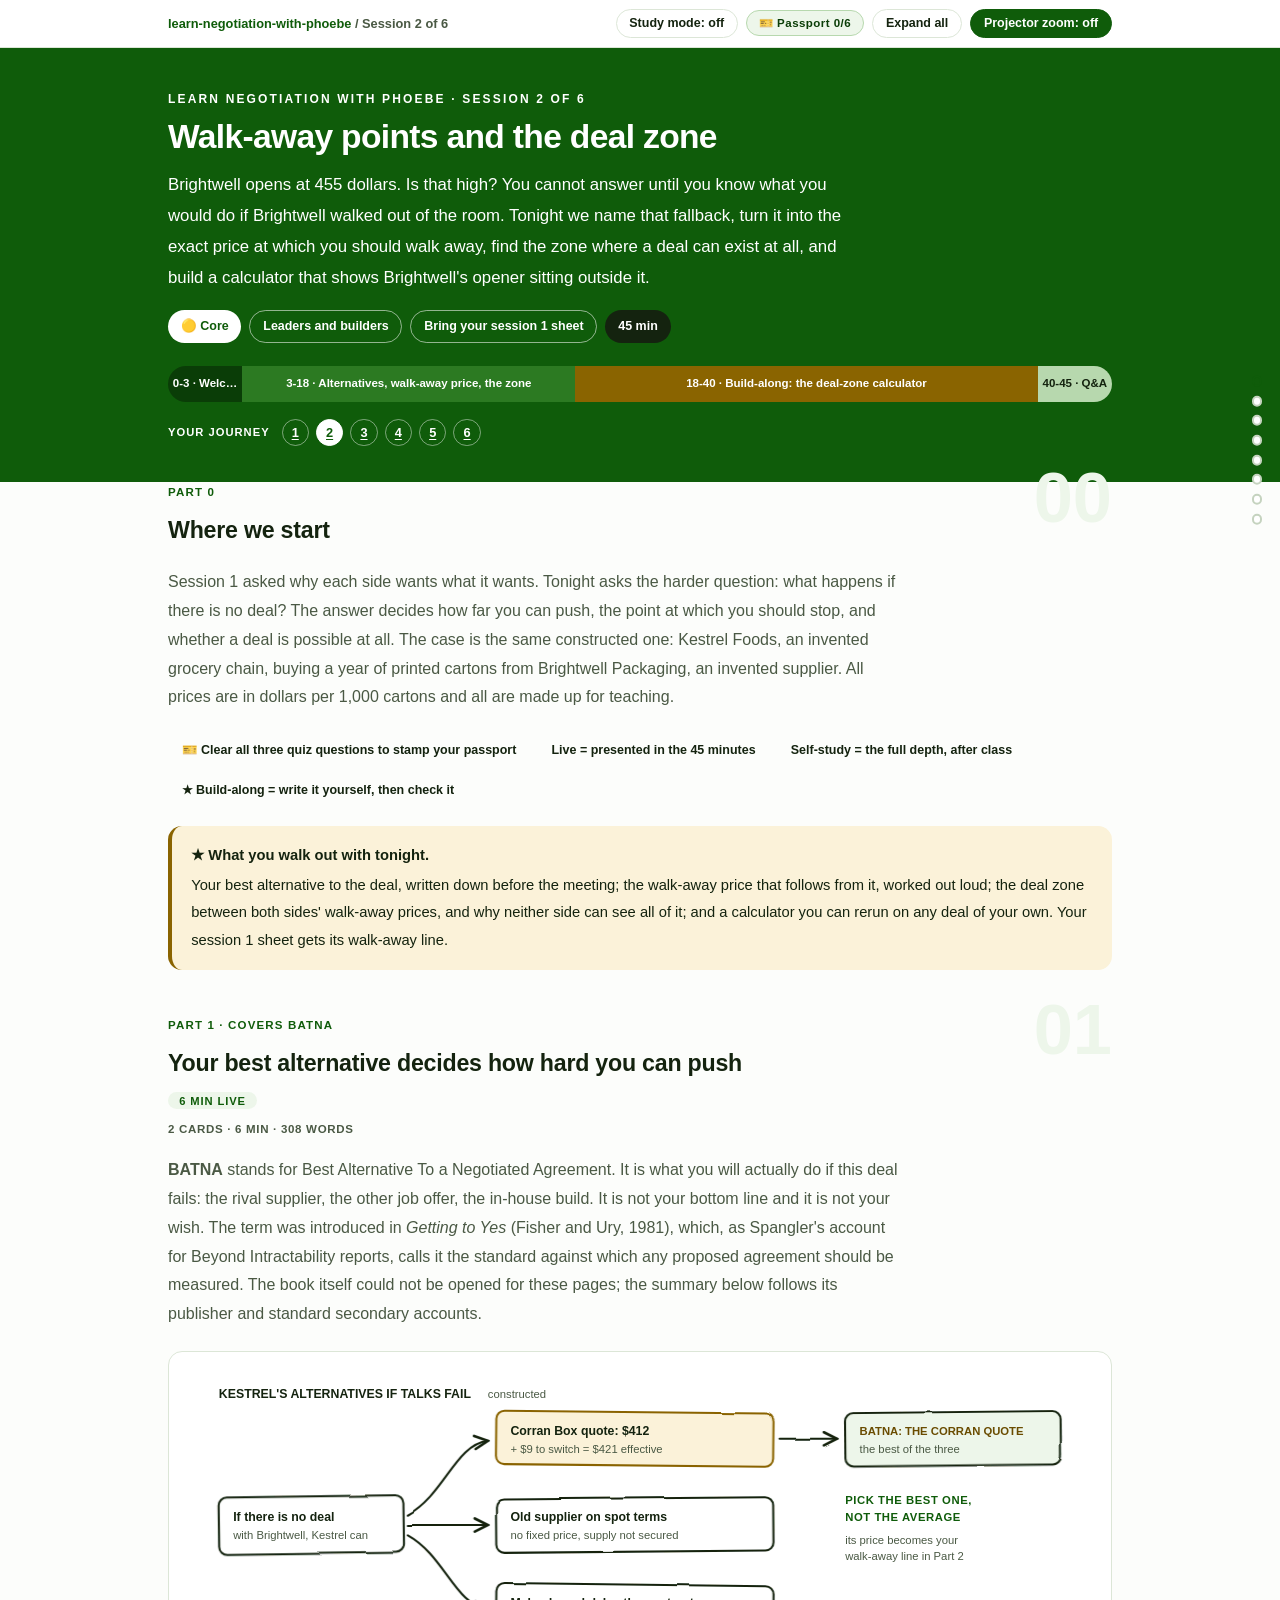
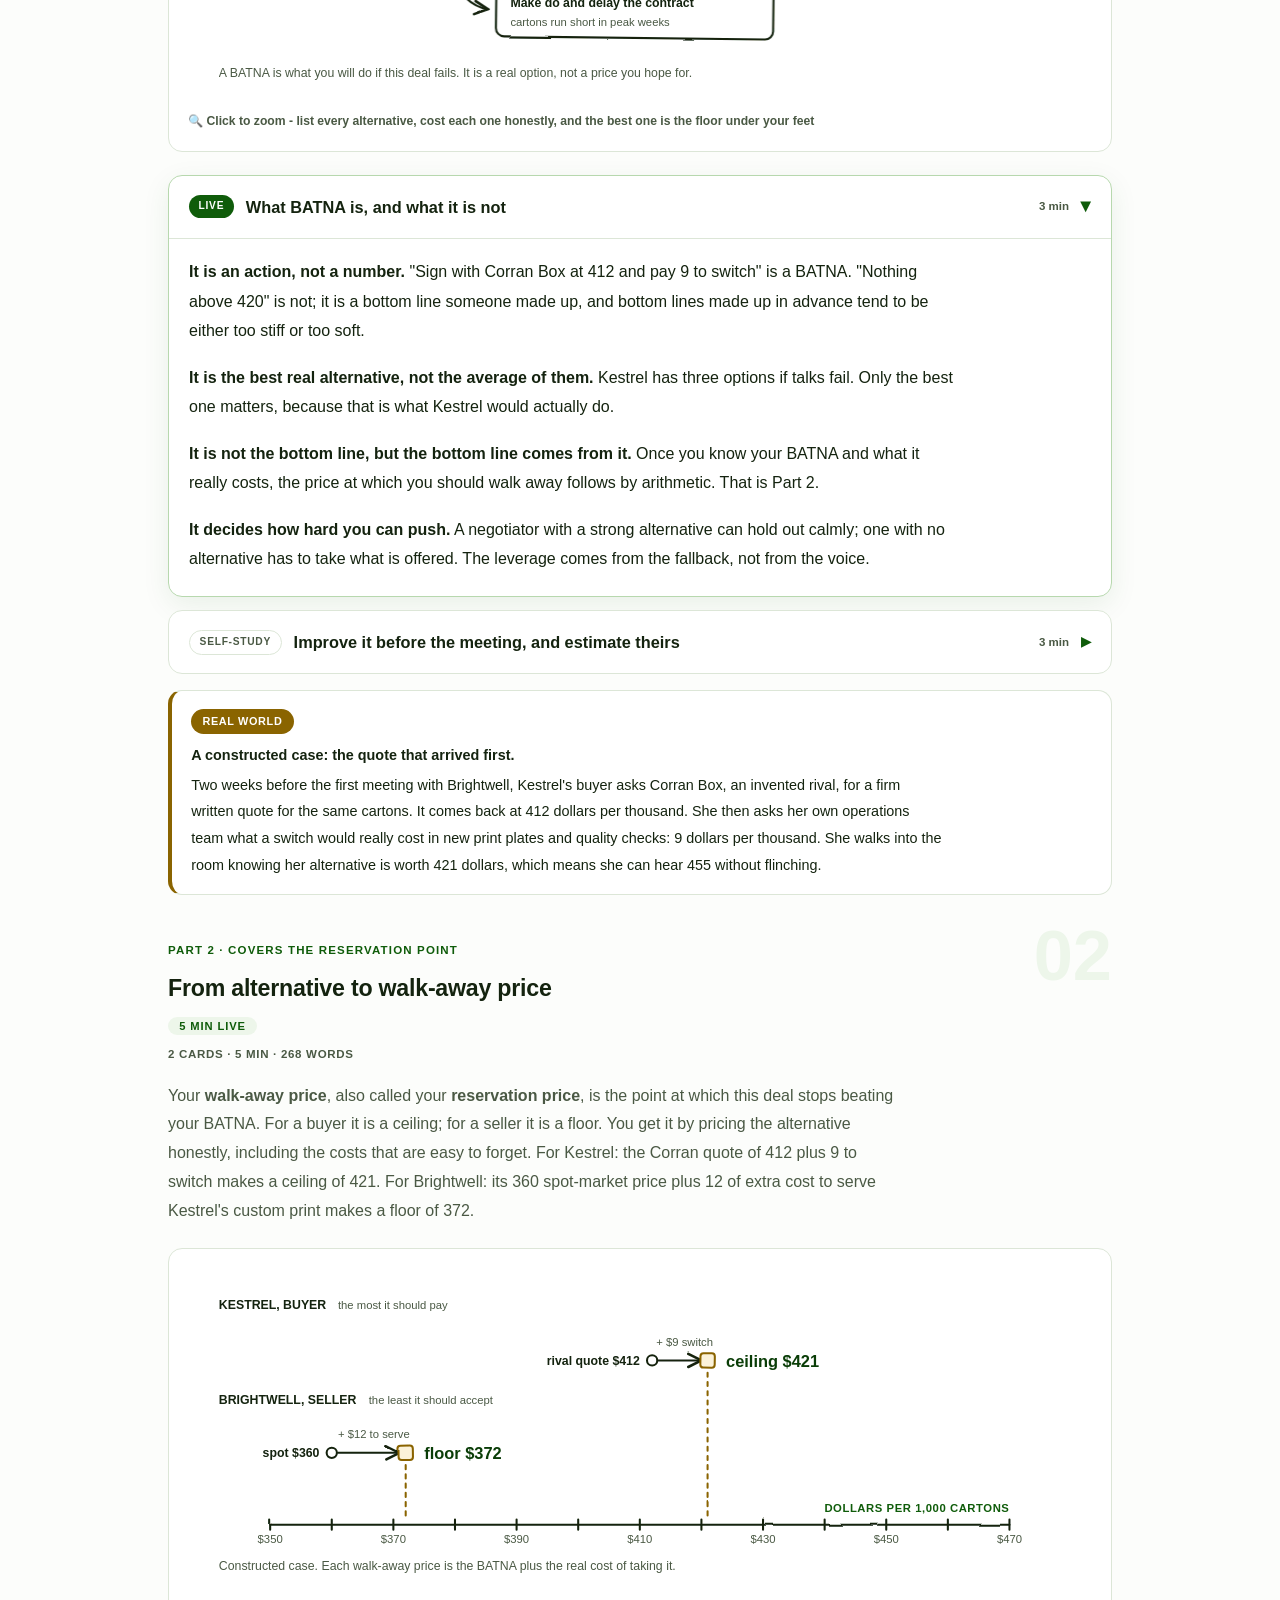
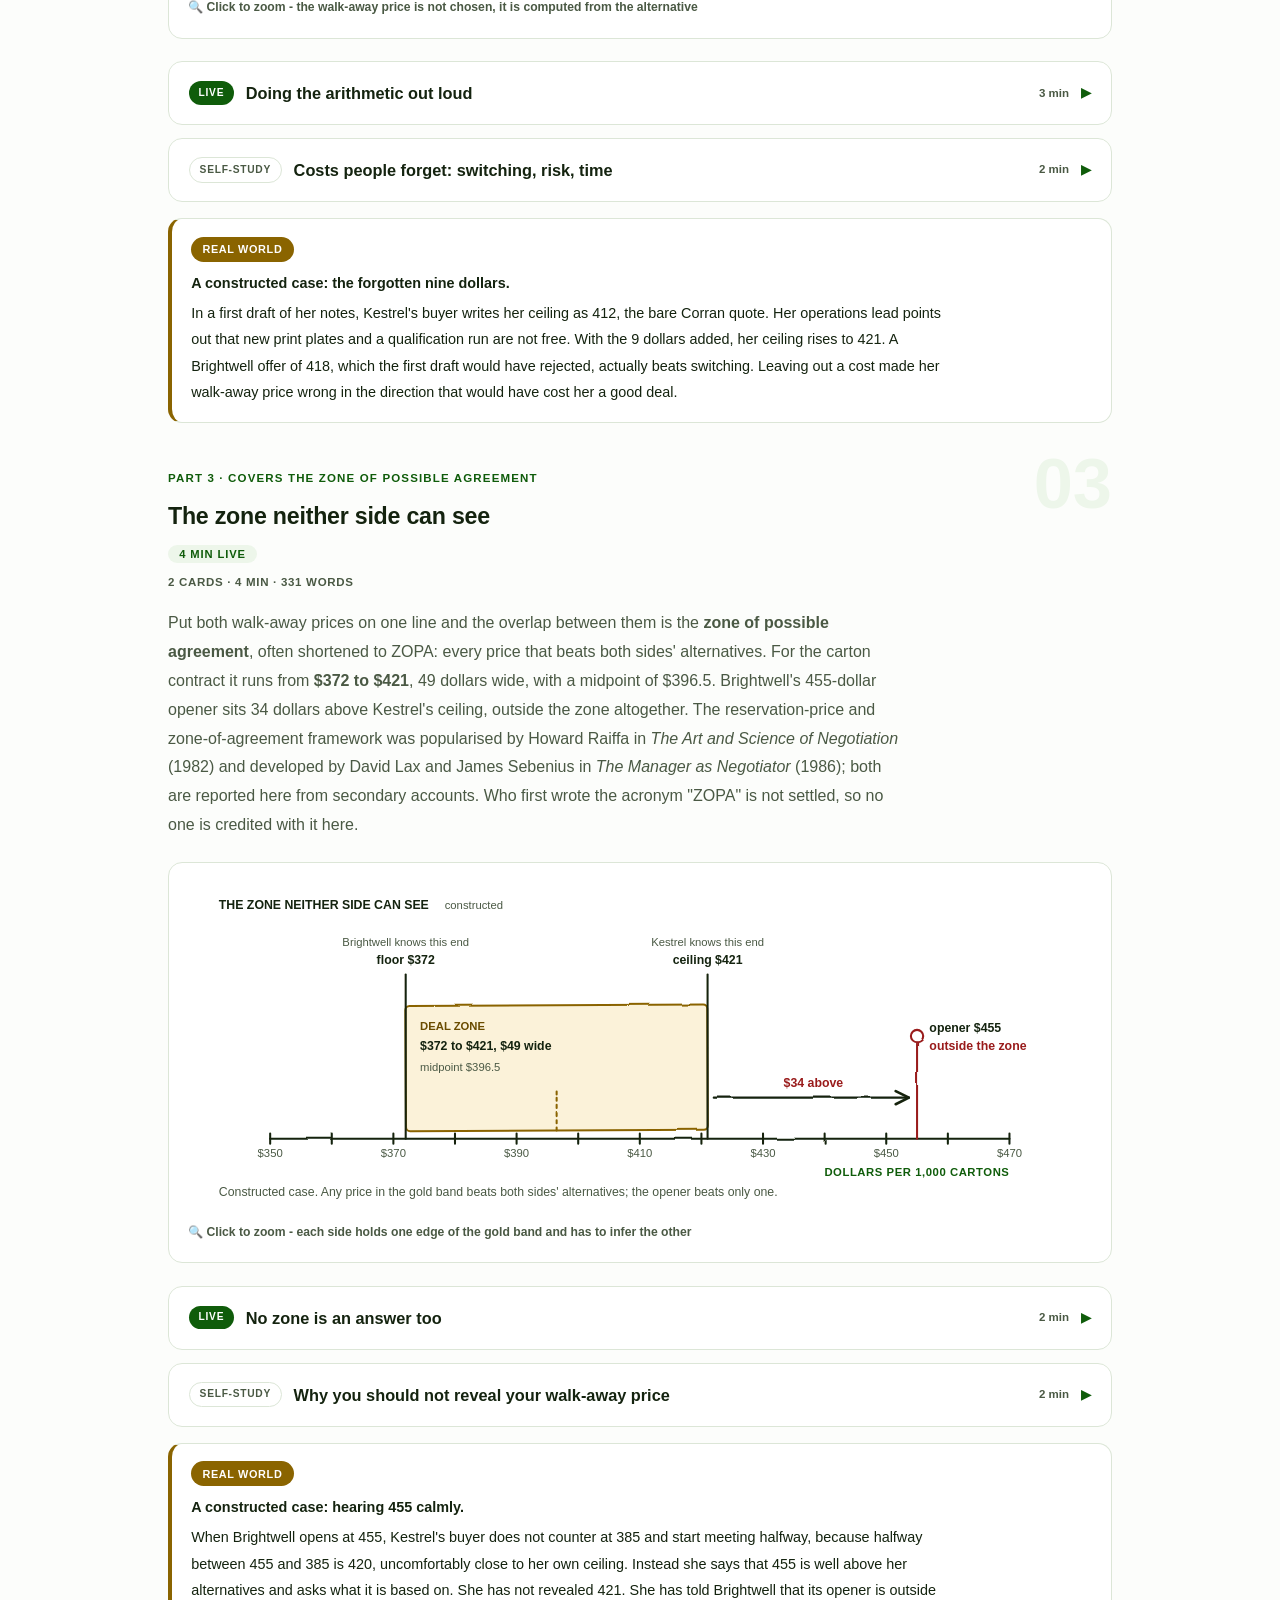
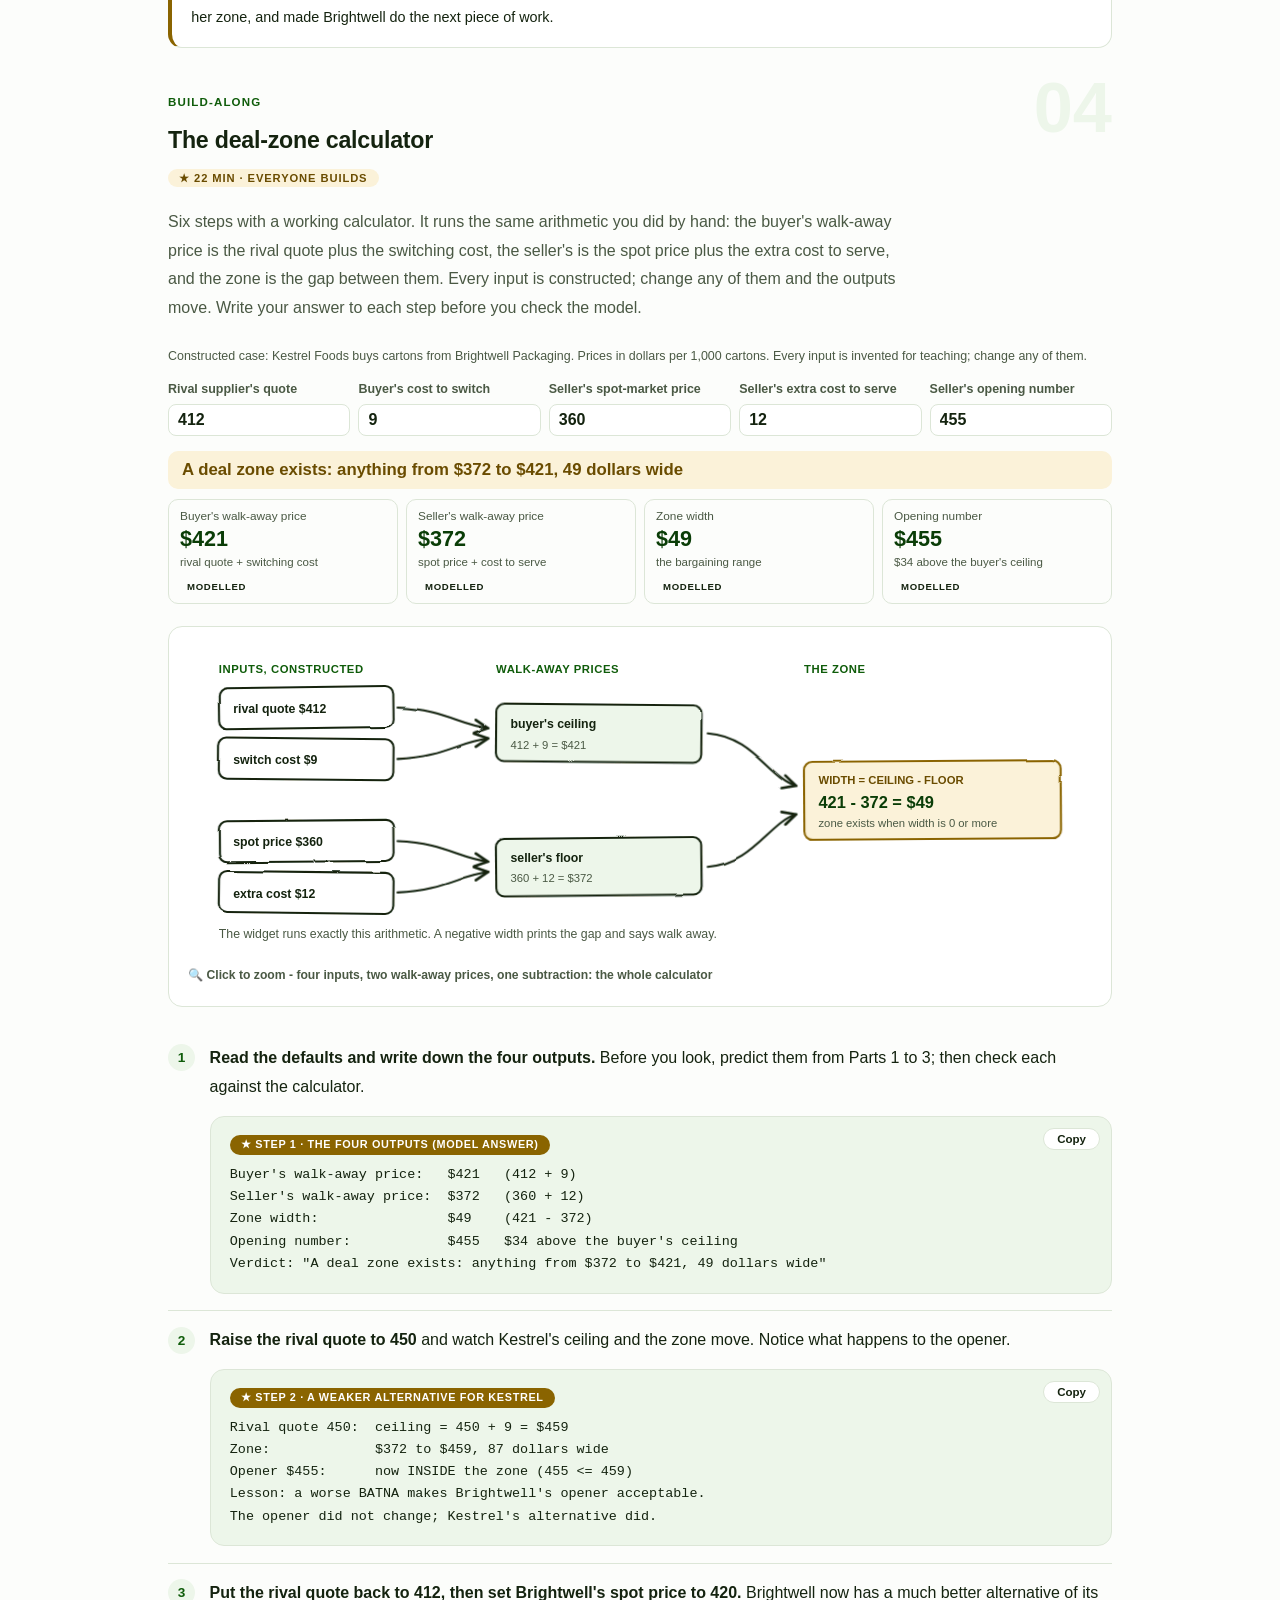
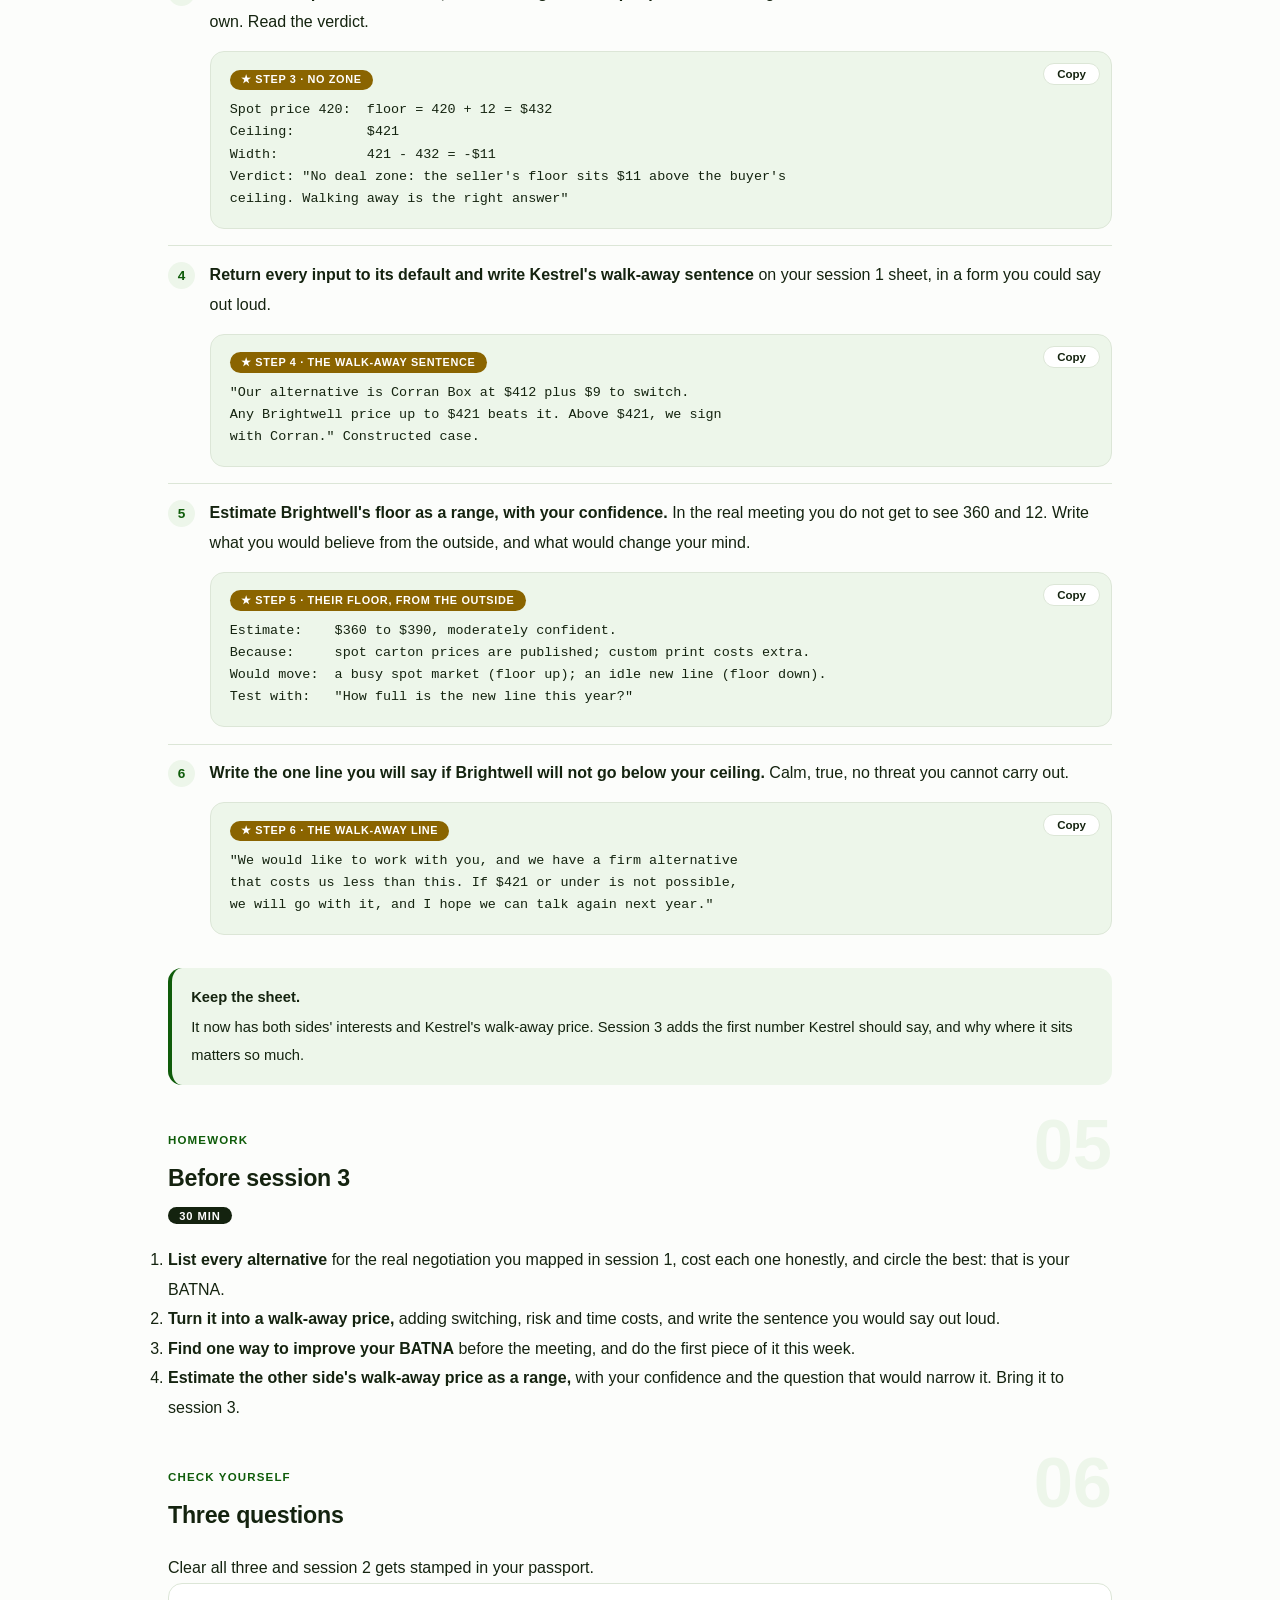
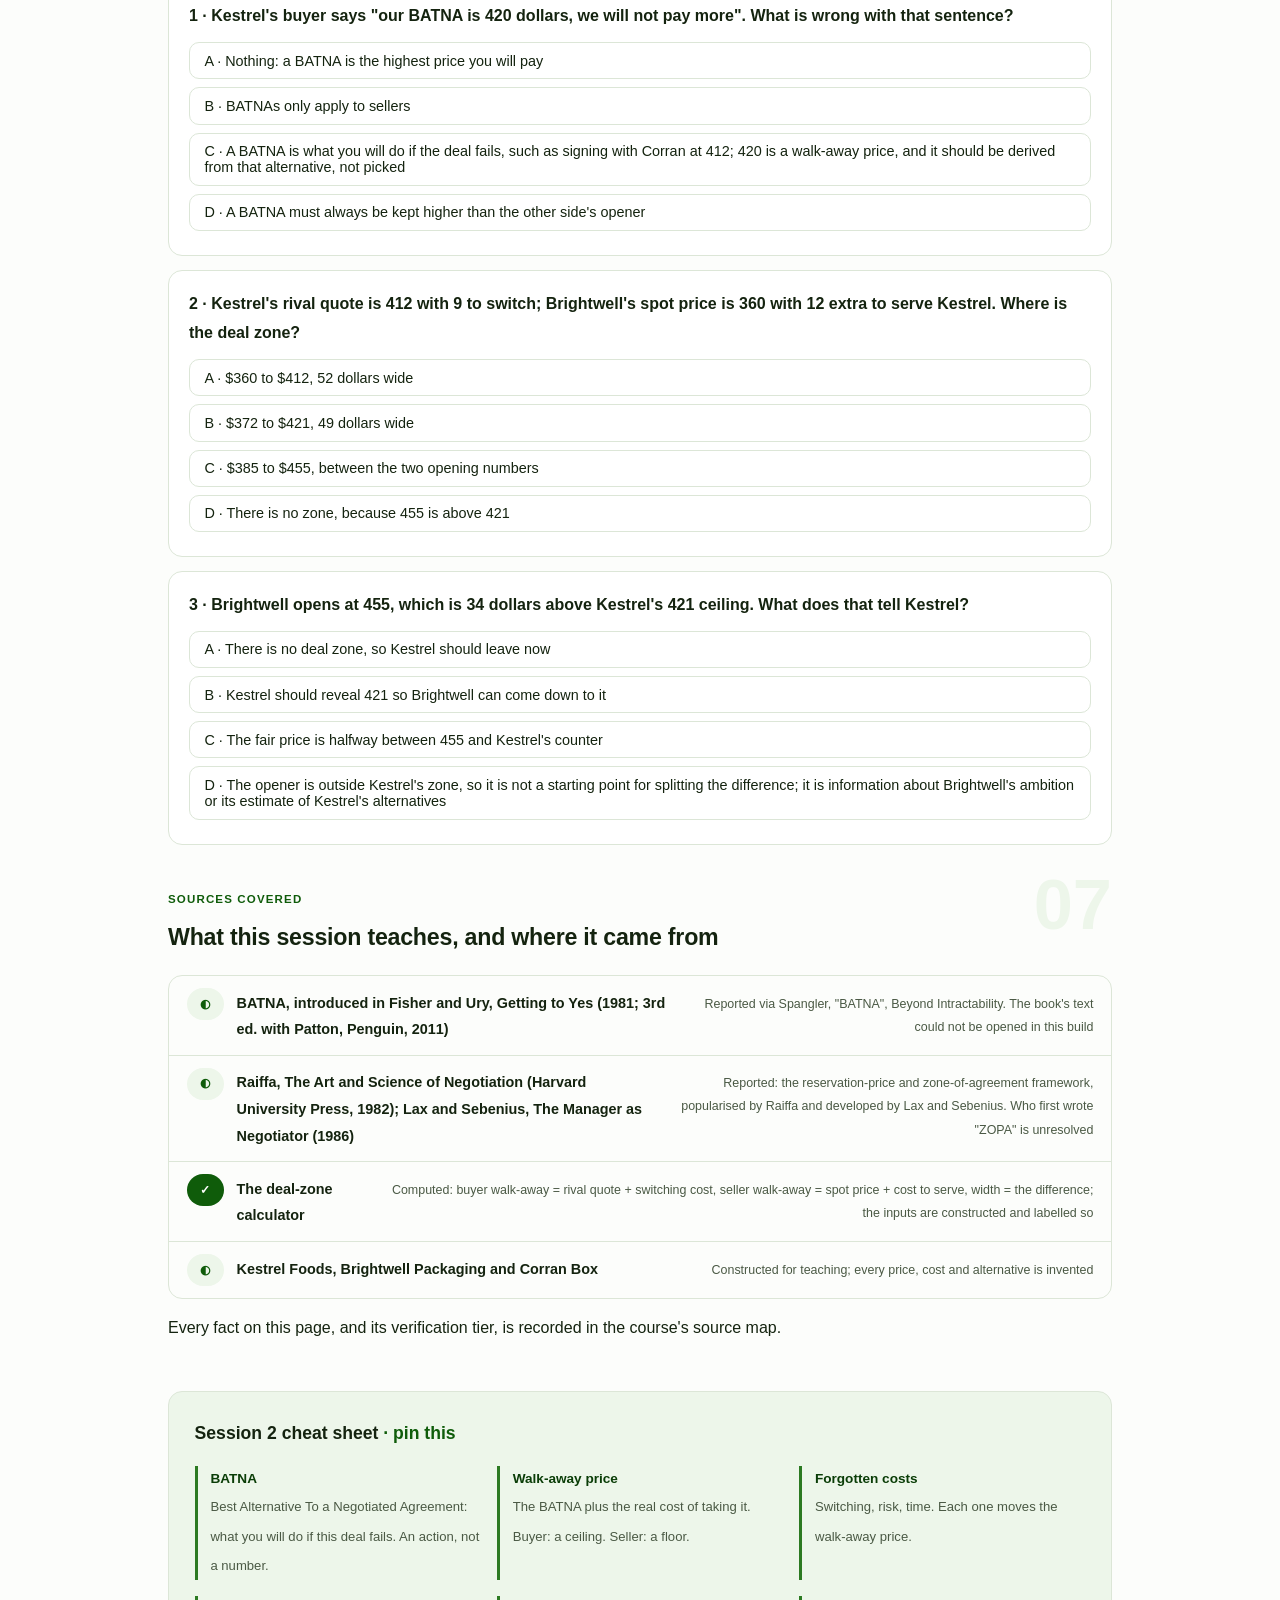
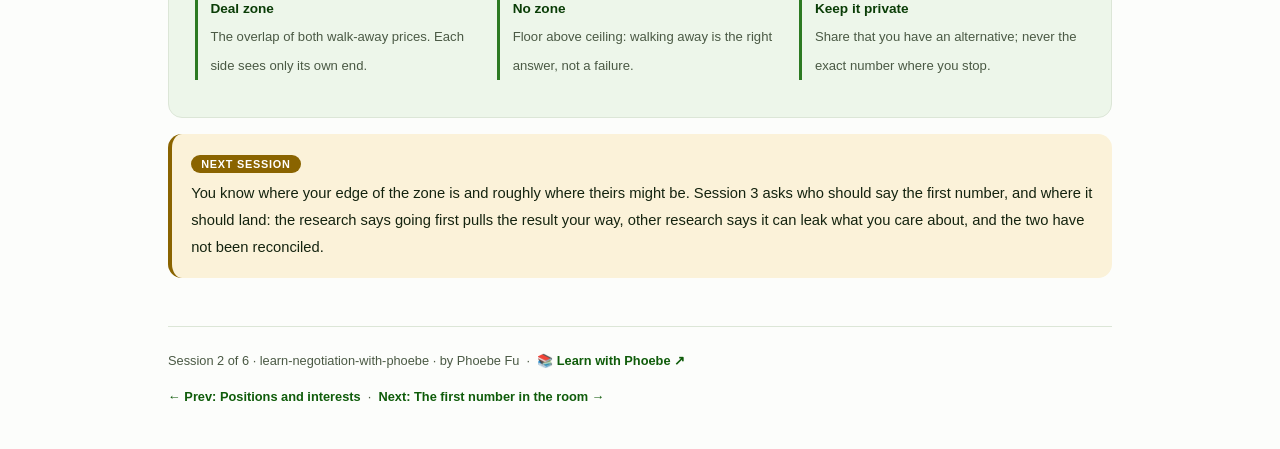
<file: courses/02-walk-away-and-the-deal-zone.html>
<!DOCTYPE html>
<html lang="en">
<head>
<meta charset="UTF-8">
<meta name="viewport" content="width=device-width, initial-scale=1.0">
<!-- social:start -->
<meta name="description" content="Session 2 of 6. Walk-away points and the deal zone: your best alternative to a negotiated agreement, the walk-away price it implies, the zone of possible agreement that neither side can see, and a build-along calculator that runs the numbers on a constructed supplier contract.">
<meta property="og:type" content="article">
<meta property="og:site_name" content="Learn with Phoebe">
<meta property="og:title" content="Walk-away points and the deal zone - learn negotiation with phoebe">
<meta property="og:description" content="Session 2 of 6. What you do if this deal fails decides how hard you can push, and where a deal can exist at all.">
<meta property="og:url" content="https://phoebefu6.github.io/learn-negotiation-with-phoebe/courses/02-walk-away-and-the-deal-zone.html">
<meta property="og:image" content="https://phoebefu6.github.io/learn-negotiation-with-phoebe/assets/og-cover.png">
<meta property="og:image:width" content="1200">
<meta property="og:image:height" content="630">
<meta name="twitter:card" content="summary_large_image">
<meta name="twitter:title" content="Walk-away points and the deal zone - learn negotiation with phoebe">
<meta name="twitter:description" content="Session 2 of 6. Your best alternative, your walk-away price, and the zone where a deal can exist.">
<meta name="twitter:image" content="https://phoebefu6.github.io/learn-negotiation-with-phoebe/assets/og-cover.png">
<!-- social:end -->
<title>Session 2 · Walk-away points and the deal zone - learn negotiation with phoebe</title>
<link rel="stylesheet" href="../assets/style.css?v=20">
</head>
<body>

<div class="toolbar">
  <div class="wrap">
    <span class="crumb"><a href="../index.html">learn-negotiation-with-phoebe</a> / Session 2 of 6</span>
    <button class="btn" id="toggle-all" type="button">Expand all</button>
    <button class="btn primary" id="zoom-toggle" type="button">Projector zoom: off</button>
  </div>
</div>

<header class="masthead">
  <div class="wrap">
    <div class="eyebrow">Learn Negotiation with Phoebe · Session 2 of 6</div>
    <h1>Walk-away points and the <span class="accent">deal zone</span></h1>
    <p class="sub">Brightwell opens at 455 dollars. Is that high? You cannot answer until you know what you would do if Brightwell walked out of the room. Tonight we name that fallback, turn it into the exact price at which you should walk away, find the zone where a deal can exist at all, and build a calculator that shows Brightwell's opener sitting outside it.</p>
    <div class="chip-row">
      <span class="chip level">🟡 Core</span>
      <span class="chip audience">Leaders and builders</span>
      <span class="chip audience">Bring your session 1 sheet</span>
      <span class="chip time">45 min</span>
    </div>
    <div class="agenda">
      <span class="a1" style="flex:1">0-3 · Welcome</span>
      <span class="a2" style="flex:5">3-18 · Alternatives, walk-away price, the zone</span>
      <span class="a3" style="flex:7">18-40 · Build-along: the deal-zone calculator</span>
      <span class="a4" style="flex:1">40-45 · Q&amp;A</span>
    </div>
  </div>
</header>

<main class="wrap">

  <section class="section" id="intro">
    <div class="section-kicker">
      <span class="klabel">Part 0</span>
      <h2>Where we start</h2>
    </div>
    <p class="lede">Session 1 asked why each side wants what it wants. Tonight asks the harder question: what happens if there is no deal? The answer decides how far you can push, the point at which you should stop, and whether a deal is possible at all. The case is the same constructed one: Kestrel Foods, an invented grocery chain, buying a year of printed cartons from Brightwell Packaging, an invented supplier. All prices are in dollars per 1,000 cartons and all are made up for teaching.</p>

    <div class="legend">
      <span class="pill">🎫 Clear all three quiz questions to stamp your passport</span>
      <span class="pill">Live = presented in the 45 minutes</span>
      <span class="pill">Self-study = the full depth, after class</span>
      <span class="pill">★ Build-along = write it yourself, then check it</span>
    </div>

    <div class="callout win">
      <p><strong>★ What you walk out with tonight.</strong> Your best alternative to the deal, written down before the meeting; the walk-away price that follows from it, worked out loud; the deal zone between both sides' walk-away prices, and why neither side can see all of it; and a calculator you can rerun on any deal of your own. Your session 1 sheet gets its walk-away line.</p>
    </div>
  </section>

  <section class="section" id="part-1">
    <div class="section-kicker">
      <span class="klabel">Part 1 · covers BATNA</span>
      <h2>Your best alternative decides how hard you can push</h2>
      <span class="tag concept">6 min live</span>
    </div>
    <p class="lede"><strong>BATNA</strong> stands for Best Alternative To a Negotiated Agreement. It is what you will actually do if this deal fails: the rival supplier, the other job offer, the in-house build. It is not your bottom line and it is not your wish. The term was introduced in <em>Getting to Yes</em> (Fisher and Ury, 1981), which, as Spangler's account for Beyond Intractability reports, calls it the standard against which any proposed agreement should be measured. The book itself could not be opened for these pages; the summary below follows its publisher and standard secondary accounts.</p>

    <figure class="zoomable">
      <svg viewBox="0 0 880 320" xmlns="http://www.w3.org/2000/svg" role="img" aria-label="Kestrel's alternatives if talks with Brightwell fail, constructed. Option one: the Corran Box quote of 412 dollars plus 9 dollars to switch, 421 dollars effective. Option two: stay with the old supplier on spot terms, no fixed price and supply not secured. Option three: make do and delay the contract, cartons run short in peak weeks. The best of the three, the Corran quote, is Kestrel's BATNA.">
        <defs>
          <filter id="s2aSk" x="-3%" y="-3%" width="106%" height="106%"><feTurbulence type="fractalNoise" baseFrequency="0.02" numOctaves="2" seed="52" result="n"/><feDisplacementMap in="SourceGraphic" in2="n" scale="2.4" xChannelSelector="R" yChannelSelector="G"/></filter>
          <marker id="s2aAr" viewBox="0 0 10 10" refX="9" refY="5" markerWidth="8" markerHeight="8" orient="auto"><path d="M1 1 L9 5 L1 9" fill="none" stroke="#14230F" stroke-width="1.6" stroke-linecap="round"/></marker>
        </defs>
        <style>
          .s2aH { font: 800 12px Inter, sans-serif; fill: #14230F; }
          .s2aL { font: 600 12px Inter, sans-serif; fill: #14230F; }
          .s2aS { font: 400 11px Inter, sans-serif; fill: #4A5944; }
          .s2aB { font: 800 11px Inter, sans-serif; fill: #6A4C00; }
          .s2aA { font: 700 11px Inter, sans-serif; fill: #0F5C0A; letter-spacing: .05em; }
          .s2aN { font: 400 12px Inter, sans-serif; fill: #4A5944; }
        </style>

        <text class="s2aH" x="30" y="26">KESTREL'S ALTERNATIVES IF TALKS FAIL</text>
        <text class="s2aS" x="292" y="26">constructed</text>

        <g filter="url(#s2aSk)" fill="none" stroke="#14230F" stroke-width="2" stroke-linecap="round" stroke-linejoin="round">
          <rect x="30" y="122" width="180" height="56" rx="8" transform="rotate(-0.8 120 150)" fill="#FFFFFF"/>
          <rect x="300" y="40" width="270" height="52" rx="8" transform="rotate(0.6 435 66)" fill="#FBF2D9" stroke="#8A6400"/>
          <rect x="300" y="124" width="270" height="52" rx="8" transform="rotate(-0.5 435 150)" fill="#FFFFFF"/>
          <rect x="300" y="208" width="270" height="52" rx="8" transform="rotate(0.7 435 234)" fill="#FFFFFF"/>
          <rect x="640" y="40" width="210" height="52" rx="8" transform="rotate(-0.6 745 66)" fill="#EDF6EA"/>
          <path d="M214 140 C250 120 260 72 292 68" marker-end="url(#s2aAr)"/>
          <path d="M214 150 L292 150" marker-end="url(#s2aAr)"/>
          <path d="M214 160 C250 180 260 228 292 232" marker-end="url(#s2aAr)"/>
          <path d="M576 66 L632 66" marker-end="url(#s2aAr)"/>
        </g>

        <text class="s2aL" x="44" y="146">If there is no deal</text>
        <text class="s2aS" x="44" y="164">with Brightwell, Kestrel can</text>

        <text class="s2aL" x="314" y="62">Corran Box quote: $412</text>
        <text class="s2aS" x="314" y="80">+ $9 to switch = $421 effective</text>
        <text class="s2aL" x="314" y="146">Old supplier on spot terms</text>
        <text class="s2aS" x="314" y="164">no fixed price, supply not secured</text>
        <text class="s2aL" x="314" y="230">Make do and delay the contract</text>
        <text class="s2aS" x="314" y="248">cartons run short in peak weeks</text>

        <text class="s2aB" x="654" y="62">BATNA: THE CORRAN QUOTE</text>
        <text class="s2aS" x="654" y="80">the best of the three</text>

        <text class="s2aA" x="640" y="130">PICK THE BEST ONE,</text>
        <text class="s2aA" x="640" y="146">NOT THE AVERAGE</text>
        <text class="s2aS" x="640" y="168">its price becomes your</text>
        <text class="s2aS" x="640" y="184">walk-away line in Part 2</text>

        <text class="s2aN" x="30" y="298">A BATNA is what you will do if this deal fails. It is a real option, not a price you hope for.</text>
      </svg>
      <figcaption>🔍 Click to zoom - list every alternative, cost each one honestly, and the best one is the floor under your feet</figcaption>
    </figure>

    <details class="card" open>
      <summary><span class="mode live">Live</span>What BATNA is, and what it is not<span class="mini">3 min</span><span class="caret">▶</span></summary>
      <div class="body">
        <p><strong>It is an action, not a number.</strong> "Sign with Corran Box at 412 and pay 9 to switch" is a BATNA. "Nothing above 420" is not; it is a bottom line someone made up, and bottom lines made up in advance tend to be either too stiff or too soft.</p>
        <p><strong>It is the best real alternative, not the average of them.</strong> Kestrel has three options if talks fail. Only the best one matters, because that is what Kestrel would actually do.</p>
        <p><strong>It is not the bottom line, but the bottom line comes from it.</strong> Once you know your BATNA and what it really costs, the price at which you should walk away follows by arithmetic. That is Part 2.</p>
        <p><strong>It decides how hard you can push.</strong> A negotiator with a strong alternative can hold out calmly; one with no alternative has to take what is offered. The leverage comes from the fallback, not from the voice.</p>
      </div>
    </details>

    <details class="card">
      <summary><span class="mode self">Self-study</span>Improve it before the meeting, and estimate theirs<span class="mini">3 min</span><span class="caret">▶</span></summary>
      <div class="body">
        <p><strong>Improve yours first.</strong> The cheapest concession you will ever win is the one you never have to ask for because your alternative got better. Get the rival quote in writing, qualify a second supplier, find out what the switching cost really is. Every one of those is work done before the meeting, and every one of them moves your walk-away price.</p>
        <p><strong>Then estimate theirs.</strong> Brightwell has a BATNA too: if Kestrel walks, what does Brightwell do with that printing capacity? Sell it on the spot market, find another customer, or leave the line idle. You cannot see their answer, but you can reason about it, and a range with an honest confidence level is far better than no estimate at all.</p>
        <p><strong>Do not bluff about yours.</strong> Claiming an alternative you do not have works until it is tested, and then it costs you the deal and your credibility in the same moment.</p>
      </div>
    </details>

    <div class="callout example">
      <span class="ex-pill">Real world</span>
      <p><strong>A constructed case: the quote that arrived first.</strong> Two weeks before the first meeting with Brightwell, Kestrel's buyer asks Corran Box, an invented rival, for a firm written quote for the same cartons. It comes back at 412 dollars per thousand. She then asks her own operations team what a switch would really cost in new print plates and quality checks: 9 dollars per thousand. She walks into the room knowing her alternative is worth 421 dollars, which means she can hear 455 without flinching.</p>
    </div>
  </section>

  <section class="section" id="part-2">
    <div class="section-kicker">
      <span class="klabel">Part 2 · covers the reservation point</span>
      <h2>From alternative to walk-away price</h2>
      <span class="tag concept">5 min live</span>
    </div>
    <p class="lede">Your <strong>walk-away price</strong>, also called your <strong>reservation price</strong>, is the point at which this deal stops beating your BATNA. For a buyer it is a ceiling; for a seller it is a floor. You get it by pricing the alternative honestly, including the costs that are easy to forget. For Kestrel: the Corran quote of 412 plus 9 to switch makes a ceiling of 421. For Brightwell: its 360 spot-market price plus 12 of extra cost to serve Kestrel's custom print makes a floor of 372.</p>

    <figure class="zoomable">
      <svg viewBox="0 0 880 310" xmlns="http://www.w3.org/2000/svg" role="img" aria-label="Two derivations on one price axis from 350 to 470 dollars per 1,000 cartons, constructed. Kestrel, the buyer: the rival quote of 412 dollars plus 9 dollars switching gives a ceiling of 421 dollars. Brightwell, the seller: the spot-market price of 360 dollars plus 12 dollars extra cost to serve gives a floor of 372 dollars.">
        <defs>
          <filter id="s2bSk" x="-3%" y="-3%" width="106%" height="106%"><feTurbulence type="fractalNoise" baseFrequency="0.02" numOctaves="2" seed="61" result="n"/><feDisplacementMap in="SourceGraphic" in2="n" scale="2.4" xChannelSelector="R" yChannelSelector="G"/></filter>
          <marker id="s2bAr" viewBox="0 0 10 10" refX="9" refY="5" markerWidth="8" markerHeight="8" orient="auto"><path d="M1 1 L9 5 L1 9" fill="none" stroke="#14230F" stroke-width="1.6" stroke-linecap="round"/></marker>
        </defs>
        <style>
          .s2bH { font: 800 12px Inter, sans-serif; fill: #14230F; }
          .s2bL { font: 600 12px Inter, sans-serif; fill: #14230F; }
          .s2bS { font: 400 11px Inter, sans-serif; fill: #4A5944; }
          .s2bV { font: 800 16px Inter, sans-serif; fill: #0A3D07; }
          .s2bA { font: 700 11px Inter, sans-serif; fill: #0F5C0A; letter-spacing: .05em; }
          .s2bN { font: 400 12px Inter, sans-serif; fill: #4A5944; }
        </style>

        <text class="s2bH" x="30" y="40">KESTREL, BUYER</text>
        <text class="s2bS" x="146" y="40">the most it should pay</text>
        <text class="s2bH" x="30" y="132">BRIGHTWELL, SELLER</text>
        <text class="s2bS" x="176" y="132">the least it should accept</text>

        <g filter="url(#s2bSk)" fill="none" stroke="#14230F" stroke-width="2" stroke-linecap="round" stroke-linejoin="round">
          <!-- axis -->
          <path d="M80 250 L800 250"/>
          <path d="M80 245 L80 255 M140 245 L140 255 M200 245 L200 255 M260 245 L260 255 M320 245 L320 255 M380 245 L380 255 M440 245 L440 255 M500 245 L500 255 M560 245 L560 255 M620 245 L620 255 M680 245 L680 255 M740 245 L740 255 M800 245 L800 255"/>
          <!-- Kestrel: 412 + 9 -> 421 -->
          <circle cx="452" cy="90" r="5" fill="#FFFFFF"/>
          <path d="M458 90 L500 90" marker-end="url(#s2bAr)"/>
          <rect x="499" y="83" width="14" height="14" rx="3" transform="rotate(1 506 90)" fill="#FBF2D9" stroke="#8A6400"/>
          <path d="M506 102 L506 244" stroke="#8A6400" stroke-dasharray="4 5"/>
          <!-- Brightwell: 360 + 12 -> 372 -->
          <circle cx="140" cy="180" r="5" fill="#FFFFFF"/>
          <path d="M146 180 L206 180" marker-end="url(#s2bAr)"/>
          <rect x="205" y="173" width="14" height="14" rx="3" transform="rotate(-1 212 180)" fill="#FBF2D9" stroke="#8A6400"/>
          <path d="M212 192 L212 244" stroke="#8A6400" stroke-dasharray="4 5"/>
        </g>

        <text class="s2bL" x="440" y="94" text-anchor="end">rival quote $412</text>
        <text class="s2bS" x="456" y="76">+ $9 switch</text>
        <text class="s2bV" x="524" y="96">ceiling $421</text>

        <text class="s2bL" x="128" y="184" text-anchor="end">spot $360</text>
        <text class="s2bS" x="146" y="166">+ $12 to serve</text>
        <text class="s2bV" x="230" y="186">floor $372</text>

        <text class="s2bA" x="800" y="238" text-anchor="end">DOLLARS PER 1,000 CARTONS</text>
        <text class="s2bS" x="80" y="268" text-anchor="middle">$350</text>
        <text class="s2bS" x="200" y="268" text-anchor="middle">$370</text>
        <text class="s2bS" x="320" y="268" text-anchor="middle">$390</text>
        <text class="s2bS" x="440" y="268" text-anchor="middle">$410</text>
        <text class="s2bS" x="560" y="268" text-anchor="middle">$430</text>
        <text class="s2bS" x="680" y="268" text-anchor="middle">$450</text>
        <text class="s2bS" x="800" y="268" text-anchor="middle">$470</text>

        <text class="s2bN" x="30" y="294">Constructed case. Each walk-away price is the BATNA plus the real cost of taking it.</text>
      </svg>
      <figcaption>🔍 Click to zoom - the walk-away price is not chosen, it is computed from the alternative</figcaption>
    </figure>

    <details class="card">
      <summary><span class="mode live">Live</span>Doing the arithmetic out loud<span class="mini">3 min</span><span class="caret">▶</span></summary>
      <div class="body">
        <p><strong>Buyer:</strong> "If we do not sign with Brightwell, we sign with Corran at 412. Switching costs us 9 in plates and qualification. So any Brightwell price up to 421 beats our alternative, and anything above it does not." That is a ceiling of <strong>$421</strong>.</p>
        <p><strong>Seller:</strong> "If Kestrel walks, we sell that line's capacity on the spot market at 360. Kestrel's custom print costs us 12 more to serve than spot work. So any Kestrel price from 372 up beats our alternative." That is a floor of <strong>$372</strong>.</p>
        <p>Say the sentence out loud, in full, before the meeting. A walk-away price you can explain in one breath is one you will actually hold when the room gets tense; a number you only half remember is one you will talk yourself out of.</p>
      </div>
    </details>

    <details class="card">
      <summary><span class="mode self">Self-study</span>Costs people forget: switching, risk, time<span class="mini">2 min</span><span class="caret">▶</span></summary>
      <div class="body">
        <p><strong>Switching.</strong> New tooling, new contracts, a qualification run, staff time to onboard a new supplier. Kestrel's 9 dollars is exactly this kind of cost. Leave it out and your ceiling is too low, and you walk away from a deal that was better than your alternative.</p>
        <p><strong>Risk.</strong> An untested supplier can miss a delivery. If that risk is real, price it in: a quote of 412 from a supplier you have never used is worth less than 412 from one you trust.</p>
        <p><strong>Time.</strong> An alternative that takes three months to set up is not available next week. If you need cartons in a month, the alternative you can use in a month is your real BATNA, whatever looks better on paper.</p>
        <p>Every one of these moves the walk-away price. Getting them right is most of the work.</p>
      </div>
    </details>

    <div class="callout example">
      <span class="ex-pill">Real world</span>
      <p><strong>A constructed case: the forgotten nine dollars.</strong> In a first draft of her notes, Kestrel's buyer writes her ceiling as 412, the bare Corran quote. Her operations lead points out that new print plates and a qualification run are not free. With the 9 dollars added, her ceiling rises to 421. A Brightwell offer of 418, which the first draft would have rejected, actually beats switching. Leaving out a cost made her walk-away price wrong in the direction that would have cost her a good deal.</p>
    </div>
  </section>

  <section class="section" id="part-3">
    <div class="section-kicker">
      <span class="klabel">Part 3 · covers the zone of possible agreement</span>
      <h2>The zone neither side can see</h2>
      <span class="tag concept">4 min live</span>
    </div>
    <p class="lede">Put both walk-away prices on one line and the overlap between them is the <strong>zone of possible agreement</strong>, often shortened to ZOPA: every price that beats both sides' alternatives. For the carton contract it runs from <strong>$372 to $421</strong>, 49 dollars wide, with a midpoint of $396.5. Brightwell's 455-dollar opener sits 34 dollars above Kestrel's ceiling, outside the zone altogether. The reservation-price and zone-of-agreement framework was popularised by Howard Raiffa in <em>The Art and Science of Negotiation</em> (1982) and developed by David Lax and James Sebenius in <em>The Manager as Negotiator</em> (1986); both are reported here from secondary accounts. Who first wrote the acronym "ZOPA" is not settled, so no one is credited with it here.</p>

    <figure class="zoomable">
      <svg viewBox="0 0 880 320" xmlns="http://www.w3.org/2000/svg" role="img" aria-label="One price axis from 350 to 470 dollars, constructed. Brightwell's floor at 372 dollars and Kestrel's ceiling at 421 dollars bound a deal zone 49 dollars wide with a midpoint of 396.5 dollars. Brightwell knows only the floor, Kestrel knows only the ceiling. Brightwell's opener at 455 dollars sits 34 dollars above Kestrel's ceiling, outside the zone.">
        <defs>
          <filter id="s2cSk" x="-3%" y="-3%" width="106%" height="106%"><feTurbulence type="fractalNoise" baseFrequency="0.02" numOctaves="2" seed="73" result="n"/><feDisplacementMap in="SourceGraphic" in2="n" scale="2.4" xChannelSelector="R" yChannelSelector="G"/></filter>
          <pattern id="s2cHc" patternUnits="userSpaceOnUse" width="7" height="7" patternTransform="rotate(-38)"><line x1="0" y1="0" x2="0" y2="7" stroke="#0F5C0A" stroke-width="1" opacity=".5"/></pattern>
          <marker id="s2cAr" viewBox="0 0 10 10" refX="9" refY="5" markerWidth="8" markerHeight="8" orient="auto"><path d="M1 1 L9 5 L1 9" fill="none" stroke="#14230F" stroke-width="1.6" stroke-linecap="round"/></marker>
        </defs>
        <style>
          .s2cH { font: 800 12px Inter, sans-serif; fill: #14230F; }
          .s2cL { font: 600 12px Inter, sans-serif; fill: #14230F; }
          .s2cS { font: 400 11px Inter, sans-serif; fill: #4A5944; }
          .s2cB { font: 800 11px Inter, sans-serif; fill: #6A4C00; }
          .s2cR { font: 800 12px Inter, sans-serif; fill: #991B1B; }
          .s2cA { font: 700 11px Inter, sans-serif; fill: #0F5C0A; letter-spacing: .05em; }
          .s2cN { font: 400 12px Inter, sans-serif; fill: #4A5944; }
        </style>

        <text class="s2cH" x="30" y="26">THE ZONE NEITHER SIDE CAN SEE</text>
        <text class="s2cS" x="250" y="26">constructed</text>

        <text class="s2cS" x="212" y="62" text-anchor="middle">Brightwell knows this end</text>
        <text class="s2cL" x="212" y="80" text-anchor="middle">floor $372</text>
        <text class="s2cS" x="506" y="62" text-anchor="middle">Kestrel knows this end</text>
        <text class="s2cL" x="506" y="80" text-anchor="middle">ceiling $421</text>

        <g filter="url(#s2cSk)" fill="none" stroke="#14230F" stroke-width="2" stroke-linecap="round" stroke-linejoin="round">
          <!-- the zone -->
          <rect x="212" y="120" width="294" height="122" rx="4" transform="rotate(-0.3 359 181)" fill="#FBF2D9" stroke="#8A6400"/>
          <!-- walk-away lines -->
          <path d="M212 90 L212 250"/>
          <path d="M506 90 L506 250"/>
          <!-- midpoint tick -->
          <path d="M359 204 L359 242" stroke="#8A6400" stroke-dasharray="3 4"/>
          <!-- axis -->
          <path d="M80 250 L800 250"/>
          <path d="M80 245 L80 255 M140 245 L140 255 M200 245 L200 255 M260 245 L260 255 M320 245 L320 255 M380 245 L380 255 M440 245 L440 255 M500 245 L500 255 M560 245 L560 255 M620 245 L620 255 M680 245 L680 255 M740 245 L740 255 M800 245 L800 255"/>
          <!-- opener -->
          <circle cx="710" cy="150" r="6" fill="#FFFFFF" stroke="#991B1B"/>
          <path d="M710 157 L710 250" stroke="#991B1B"/>
          <!-- the 34-dollar gap -->
          <path d="M512 210 L702 210" marker-end="url(#s2cAr)"/>
        </g>

        <text class="s2cB" x="226" y="144">DEAL ZONE</text>
        <text class="s2cL" x="226" y="164">$372 to $421, $49 wide</text>
        <text class="s2cS" x="226" y="184">midpoint $396.5</text>

        <text class="s2cL" x="722" y="146">opener $455</text>
        <text class="s2cR" x="722" y="164">outside the zone</text>
        <text class="s2cR" x="580" y="200">$34 above</text>

        <text class="s2cS" x="80" y="268" text-anchor="middle">$350</text>
        <text class="s2cS" x="200" y="268" text-anchor="middle">$370</text>
        <text class="s2cS" x="320" y="268" text-anchor="middle">$390</text>
        <text class="s2cS" x="440" y="268" text-anchor="middle">$410</text>
        <text class="s2cS" x="560" y="268" text-anchor="middle">$430</text>
        <text class="s2cS" x="680" y="268" text-anchor="middle">$450</text>
        <text class="s2cS" x="800" y="268" text-anchor="middle">$470</text>
        <text class="s2cA" x="800" y="286" text-anchor="end">DOLLARS PER 1,000 CARTONS</text>

        <text class="s2cN" x="30" y="306">Constructed case. Any price in the gold band beats both sides' alternatives; the opener beats only one.</text>
      </svg>
      <figcaption>🔍 Click to zoom - each side holds one edge of the gold band and has to infer the other</figcaption>
    </figure>

    <details class="card">
      <summary><span class="mode live">Live</span>No zone is an answer too<span class="mini">2 min</span><span class="caret">▶</span></summary>
      <div class="body">
        <p><strong>Each side knows only its own end.</strong> Kestrel knows 421 and has to guess at 372; Brightwell knows 372 and has to guess at 421. Nobody at the table can see the whole zone. Most of what happens in a negotiation, the questions, the offers, the pauses, is each side trying to find out where the other edge is while hiding its own.</p>
        <p><strong>The zone can be empty.</strong> If Brightwell's floor were above Kestrel's ceiling, there would be no price both could accept. Then walking away is not a failure, it is the right answer, and every hour spent haggling is wasted. A negotiator who cannot leave a deal with no zone ends up signing something worse than their alternative.</p>
        <p><strong>An opener outside the zone is information.</strong> Brightwell's 455 is above anything Kestrel can accept. It may be an aggressive first offer, or a sign Brightwell has misjudged Kestrel's alternatives. Either way, it is not the place to start splitting differences. Session 3 is about exactly that first number.</p>
        <p>Before you negotiate a price, it helps to have set it well; <a href="https://phoebefu6.github.io/learn-economics-with-phoebe/courses/p3-pricing-with-the-number.html">Economics, Pricing with the number ↗</a> sets a list price from demand data first.</p>
      </div>
    </details>

    <details class="card">
      <summary><span class="mode self">Self-study</span>Why you should not reveal your walk-away price<span class="mini">2 min</span><span class="caret">▶</span></summary>
      <div class="body">
        <p>If Kestrel says "we can go up to 421", Brightwell's rational next offer is 421, or very close to it. The whole zone collapses onto Kestrel's edge, and the 49 dollars of room that could have been shared goes entirely to Brightwell. The same is true in reverse.</p>
        <p>That does not mean lying. You can share your BATNA's existence ("we have a firm quote from another supplier") without sharing its exact number, and you can share your interests freely, as session 1 showed. What you protect is the one number that tells the other side exactly where to stop.</p>
        <p>The honest alternative to revealing it is to use objective criteria for the price: an index, a market rate, a cost basis. That moves the conversation off both sides' secret numbers and onto something both can check.</p>
      </div>
    </details>

    <div class="callout example">
      <span class="ex-pill">Real world</span>
      <p><strong>A constructed case: hearing 455 calmly.</strong> When Brightwell opens at 455, Kestrel's buyer does not counter at 385 and start meeting halfway, because halfway between 455 and 385 is 420, uncomfortably close to her own ceiling. Instead she says that 455 is well above her alternatives and asks what it is based on. She has not revealed 421. She has told Brightwell that its opener is outside her zone, and made Brightwell do the next piece of work.</p>
    </div>
  </section>

  <section class="section" id="demo-1">
    <div class="section-kicker">
      <span class="klabel">Build-along</span>
      <h2>The deal-zone calculator</h2>
      <span class="tag demo">★ 22 min · everyone builds</span>
    </div>
    <p class="lede">Six steps with a working calculator. It runs the same arithmetic you did by hand: the buyer's walk-away price is the rival quote plus the switching cost, the seller's is the spot price plus the extra cost to serve, and the zone is the gap between them. Every input is constructed; change any of them and the outputs move. Write your answer to each step before you check the model.</p>

    <div id="neg-zopa"></div>

    <figure class="zoomable">
      <svg viewBox="0 0 880 300" xmlns="http://www.w3.org/2000/svg" role="img" aria-label="The calculator's arithmetic as a flow, constructed inputs. Rival quote 412 dollars and switching cost 9 dollars give the buyer's walk-away price, 421 dollars. Spot price 360 dollars and extra cost 12 dollars give the seller's walk-away price, 372 dollars. The overlap is 421 minus 372, 49 dollars; a zone exists when the width is zero or more.">
        <defs>
          <filter id="s2dSk" x="-3%" y="-3%" width="106%" height="106%"><feTurbulence type="fractalNoise" baseFrequency="0.02" numOctaves="2" seed="84" result="n"/><feDisplacementMap in="SourceGraphic" in2="n" scale="2.4" xChannelSelector="R" yChannelSelector="G"/></filter>
          <marker id="s2dAr" viewBox="0 0 10 10" refX="9" refY="5" markerWidth="8" markerHeight="8" orient="auto"><path d="M1 1 L9 5 L1 9" fill="none" stroke="#14230F" stroke-width="1.6" stroke-linecap="round"/></marker>
        </defs>
        <style>
          .s2dH { font: 800 12px Inter, sans-serif; fill: #14230F; }
          .s2dL { font: 600 12px Inter, sans-serif; fill: #14230F; }
          .s2dS { font: 400 11px Inter, sans-serif; fill: #4A5944; }
          .s2dB { font: 800 11px Inter, sans-serif; fill: #6A4C00; }
          .s2dV { font: 800 16px Inter, sans-serif; fill: #0A3D07; }
          .s2dA { font: 700 11px Inter, sans-serif; fill: #0F5C0A; letter-spacing: .05em; }
          .s2dN { font: 400 12px Inter, sans-serif; fill: #4A5944; }
        </style>

        <text class="s2dA" x="30" y="26">INPUTS, CONSTRUCTED</text>
        <text class="s2dA" x="300" y="26">WALK-AWAY PRICES</text>
        <text class="s2dA" x="600" y="26">THE ZONE</text>

        <g filter="url(#s2dSk)" fill="none" stroke="#14230F" stroke-width="2" stroke-linecap="round" stroke-linejoin="round">
          <rect x="30" y="40" width="170" height="40" rx="8" transform="rotate(-0.8 115 60)" fill="#FFFFFF"/>
          <rect x="30" y="90" width="170" height="40" rx="8" transform="rotate(0.6 115 110)" fill="#FFFFFF"/>
          <rect x="30" y="170" width="170" height="40" rx="8" transform="rotate(-0.5 115 190)" fill="#FFFFFF"/>
          <rect x="30" y="220" width="170" height="40" rx="8" transform="rotate(0.7 115 240)" fill="#FFFFFF"/>
          <rect x="300" y="57" width="200" height="56" rx="8" transform="rotate(0.5 400 85)" fill="#EDF6EA"/>
          <rect x="300" y="187" width="200" height="56" rx="8" transform="rotate(-0.6 400 215)" fill="#EDF6EA"/>
          <rect x="600" y="112" width="250" height="76" rx="8" transform="rotate(-0.4 725 150)" fill="#FBF2D9" stroke="#8A6400"/>
          <path d="M204 60 C250 62 262 76 292 80" marker-end="url(#s2dAr)"/>
          <path d="M204 110 C250 108 262 94 292 90" marker-end="url(#s2dAr)"/>
          <path d="M204 190 C250 192 262 206 292 210" marker-end="url(#s2dAr)"/>
          <path d="M204 240 C250 238 262 224 292 220" marker-end="url(#s2dAr)"/>
          <path d="M506 85 C550 88 566 128 592 136" marker-end="url(#s2dAr)"/>
          <path d="M506 215 C550 212 566 172 592 164" marker-end="url(#s2dAr)"/>
        </g>

        <text class="s2dL" x="44" y="65">rival quote $412</text>
        <text class="s2dL" x="44" y="115">switch cost $9</text>
        <text class="s2dL" x="44" y="195">spot price $360</text>
        <text class="s2dL" x="44" y="245">extra cost $12</text>

        <text class="s2dL" x="314" y="80">buyer's ceiling</text>
        <text class="s2dS" x="314" y="100">412 + 9 = $421</text>
        <text class="s2dL" x="314" y="210">seller's floor</text>
        <text class="s2dS" x="314" y="230">360 + 12 = $372</text>

        <text class="s2dB" x="614" y="134">WIDTH = CEILING - FLOOR</text>
        <text class="s2dV" x="614" y="158">421 - 372 = $49</text>
        <text class="s2dS" x="614" y="176">zone exists when width is 0 or more</text>

        <text class="s2dN" x="30" y="284">The widget runs exactly this arithmetic. A negative width prints the gap and says walk away.</text>
      </svg>
      <figcaption>🔍 Click to zoom - four inputs, two walk-away prices, one subtraction: the whole calculator</figcaption>
    </figure>

    <div class="steps">
      <div class="step">
        <p><strong>Read the defaults and write down the four outputs.</strong> Before you look, predict them from Parts 1 to 3; then check each against the calculator.</p>
        <div class="prompt-box good"><span class="label">★ Step 1 · the four outputs (model answer)</span>Buyer's walk-away price:   $421   (412 + 9)
Seller's walk-away price:  $372   (360 + 12)
Zone width:                $49    (421 - 372)
Opening number:            $455   $34 above the buyer's ceiling
Verdict: "A deal zone exists: anything from $372 to $421, 49 dollars wide"</div>
      </div>
      <div class="step">
        <p><strong>Raise the rival quote to 450</strong> and watch Kestrel's ceiling and the zone move. Notice what happens to the opener.</p>
        <div class="prompt-box good"><span class="label">★ Step 2 · a weaker alternative for Kestrel</span>Rival quote 450:  ceiling = 450 + 9 = $459
Zone:             $372 to $459, 87 dollars wide
Opener $455:      now INSIDE the zone (455 &lt;= 459)
Lesson: a worse BATNA makes Brightwell's opener acceptable.
The opener did not change; Kestrel's alternative did.</div>
      </div>
      <div class="step">
        <p><strong>Put the rival quote back to 412, then set Brightwell's spot price to 420.</strong> Brightwell now has a much better alternative of its own. Read the verdict.</p>
        <div class="prompt-box good"><span class="label">★ Step 3 · no zone</span>Spot price 420:  floor = 420 + 12 = $432
Ceiling:         $421
Width:           421 - 432 = -$11
Verdict: "No deal zone: the seller's floor sits $11 above the buyer's
ceiling. Walking away is the right answer"</div>
      </div>
      <div class="step">
        <p><strong>Return every input to its default and write Kestrel's walk-away sentence</strong> on your session 1 sheet, in a form you could say out loud.</p>
        <div class="prompt-box good"><span class="label">★ Step 4 · the walk-away sentence</span>"Our alternative is Corran Box at $412 plus $9 to switch.
Any Brightwell price up to $421 beats it. Above $421, we sign
with Corran." Constructed case.</div>
      </div>
      <div class="step">
        <p><strong>Estimate Brightwell's floor as a range, with your confidence.</strong> In the real meeting you do not get to see 360 and 12. Write what you would believe from the outside, and what would change your mind.</p>
        <div class="prompt-box good"><span class="label">★ Step 5 · their floor, from the outside</span>Estimate:    $360 to $390, moderately confident.
Because:     spot carton prices are published; custom print costs extra.
Would move:  a busy spot market (floor up); an idle new line (floor down).
Test with:   "How full is the new line this year?"</div>
      </div>
      <div class="step">
        <p><strong>Write the one line you will say if Brightwell will not go below your ceiling.</strong> Calm, true, no threat you cannot carry out.</p>
        <div class="prompt-box good"><span class="label">★ Step 6 · the walk-away line</span>"We would like to work with you, and we have a firm alternative
that costs us less than this. If $421 or under is not possible,
we will go with it, and I hope we can talk again next year."</div>
      </div>
    </div>

    <div class="callout tip">
      <p><strong>Keep the sheet.</strong> It now has both sides' interests and Kestrel's walk-away price. Session 3 adds the first number Kestrel should say, and why where it sits matters so much.</p>
    </div>
  </section>

  <section class="section" id="exercise">
    <div class="section-kicker">
      <span class="klabel">Homework</span>
      <h2>Before session 3</h2>
      <span class="tag exercise">30 min</span>
    </div>
    <ol>
      <li><strong>List every alternative</strong> for the real negotiation you mapped in session 1, cost each one honestly, and circle the best: that is your BATNA.</li>
      <li><strong>Turn it into a walk-away price,</strong> adding switching, risk and time costs, and write the sentence you would say out loud.</li>
      <li><strong>Find one way to improve your BATNA</strong> before the meeting, and do the first piece of it this week.</li>
      <li><strong>Estimate the other side's walk-away price as a range,</strong> with your confidence and the question that would narrow it. Bring it to session 3.</li>
    </ol>
  </section>

  <section class="section" id="quiz">
    <div class="section-kicker">
      <span class="klabel">Check yourself</span>
      <h2>Three questions</h2>
    </div>
    <p>Clear all three and session 2 gets stamped in your passport.</p>

    <div class="quiz-q" data-answer="2">
      <p class="qtext">1 · Kestrel's buyer says "our BATNA is 420 dollars, we will not pay more". What is wrong with that sentence?</p>
      <button class="qopt" type="button">A · Nothing: a BATNA is the highest price you will pay</button>
      <button class="qopt" type="button">B · BATNAs only apply to sellers</button>
      <button class="qopt" type="button">C · A BATNA is what you will do if the deal fails, such as signing with Corran at 412; 420 is a walk-away price, and it should be derived from that alternative, not picked</button>
      <button class="qopt" type="button">D · A BATNA must always be kept higher than the other side's opener</button>
      <p class="qwhy">The BATNA is an action, the walk-away price is the number that follows from it. Picking a bottom line without pricing the alternative gives you either a ceiling too low (you reject good deals) or too high (you accept worse ones). Here the arithmetic gives 421, not 420.</p>
    </div>

    <div class="quiz-q" data-answer="1">
      <p class="qtext">2 · Kestrel's rival quote is 412 with 9 to switch; Brightwell's spot price is 360 with 12 extra to serve Kestrel. Where is the deal zone?</p>
      <button class="qopt" type="button">A · $360 to $412, 52 dollars wide</button>
      <button class="qopt" type="button">B · $372 to $421, 49 dollars wide</button>
      <button class="qopt" type="button">C · $385 to $455, between the two opening numbers</button>
      <button class="qopt" type="button">D · There is no zone, because 455 is above 421</button>
      <p class="qwhy">Kestrel's ceiling is 412 + 9 = 421 and Brightwell's floor is 360 + 12 = 372, so the zone is 372 to 421, 49 wide. A forgets both extra costs. C uses positions, not walk-away prices. D confuses the opener with a walk-away price: an opener outside the zone does not mean there is no zone.</p>
    </div>

    <div class="quiz-q" data-answer="3">
      <p class="qtext">3 · Brightwell opens at 455, which is 34 dollars above Kestrel's 421 ceiling. What does that tell Kestrel?</p>
      <button class="qopt" type="button">A · There is no deal zone, so Kestrel should leave now</button>
      <button class="qopt" type="button">B · Kestrel should reveal 421 so Brightwell can come down to it</button>
      <button class="qopt" type="button">C · The fair price is halfway between 455 and Kestrel's counter</button>
      <button class="qopt" type="button">D · The opener is outside Kestrel's zone, so it is not a starting point for splitting the difference; it is information about Brightwell's ambition or its estimate of Kestrel's alternatives</button>
      <p class="qwhy">The zone depends on Brightwell's floor, not its opener, so A does not follow. B hands the whole zone to Brightwell. C anchors the midpoint on a number Kestrel cannot accept. D treats the opener as a signal and keeps Kestrel's own ceiling private.</p>
    </div>

    <p class="quiz-score"></p>
  </section>

  <section class="section" id="official">
    <div class="section-kicker">
      <span class="klabel">Sources covered</span>
      <h2>What this session teaches, and where it came from</h2>
    </div>
    <div class="covered">
      <div class="covered-row"><span class="status pill light">◐</span><span class="name">BATNA, introduced in Fisher and Ury, Getting to Yes (1981; 3rd ed. with Patton, Penguin, 2011)</span><span class="note">Reported via Spangler, "BATNA", Beyond Intractability. The book's text could not be opened in this build</span></div>
      <div class="covered-row"><span class="status pill light">◐</span><span class="name">Raiffa, The Art and Science of Negotiation (Harvard University Press, 1982); Lax and Sebenius, The Manager as Negotiator (1986)</span><span class="note">Reported: the reservation-price and zone-of-agreement framework, popularised by Raiffa and developed by Lax and Sebenius. Who first wrote "ZOPA" is unresolved</span></div>
      <div class="covered-row"><span class="status pill solid">✓</span><span class="name">The deal-zone calculator</span><span class="note">Computed: buyer walk-away = rival quote + switching cost, seller walk-away = spot price + cost to serve, width = the difference; the inputs are constructed and labelled so</span></div>
      <div class="covered-row"><span class="status pill light">◐</span><span class="name">Kestrel Foods, Brightwell Packaging and Corran Box</span><span class="note">Constructed for teaching; every price, cost and alternative is invented</span></div>
    </div>
    <p class="mono" style="margin-top:14px">Every fact on this page, and its verification tier, is recorded in the course's source map.</p>
  </section>

  <section class="cheat" id="cheatsheet">
    <h3>Session 2 cheat sheet <span>· pin this</span></h3>
    <div class="grid-2">
      <div class="cheat-item"><b>BATNA</b><span>Best Alternative To a Negotiated Agreement: what you will do if this deal fails. An action, not a number.</span></div>
      <div class="cheat-item"><b>Walk-away price</b><span>The BATNA plus the real cost of taking it. Buyer: a ceiling. Seller: a floor.</span></div>
      <div class="cheat-item"><b>Forgotten costs</b><span>Switching, risk, time. Each one moves the walk-away price.</span></div>
      <div class="cheat-item"><b>Deal zone</b><span>The overlap of both walk-away prices. Each side sees only its own end.</span></div>
      <div class="cheat-item"><b>No zone</b><span>Floor above ceiling: walking away is the right answer, not a failure.</span></div>
      <div class="cheat-item"><b>Keep it private</b><span>Share that you have an alternative; never the exact number where you stop.</span></div>
    </div>
  </section>

  <div class="callout next">
    <span class="nx-pill">Next session</span>
    <p>You know where your edge of the zone is and roughly where theirs might be. Session 3 asks who should say the first number, and where it should land: the research says going first pulls the result your way, other research says it can leak what you care about, and the two have not been reconciled.</p>
  </div>

  <footer class="pagefoot">
    <span>Session 2 of 6 · learn-negotiation-with-phoebe · by Phoebe Fu &nbsp;·&nbsp; 📚 <a href="https://phoebefu6.github.io/learn-with-phoebe/">Learn with Phoebe ↗</a></span>
    <span><a href="01-positions-and-interests.html">← Prev: Positions and interests</a> &nbsp;·&nbsp; <a href="03-the-first-number-in-the-room.html">Next: The first number in the room →</a></span>
  </footer>

</main>

<script src="../assets/negotiation-live.js?v=2"></script>
<script src="../assets/app.js?v=18"></script>
</body>
</html>
</file>
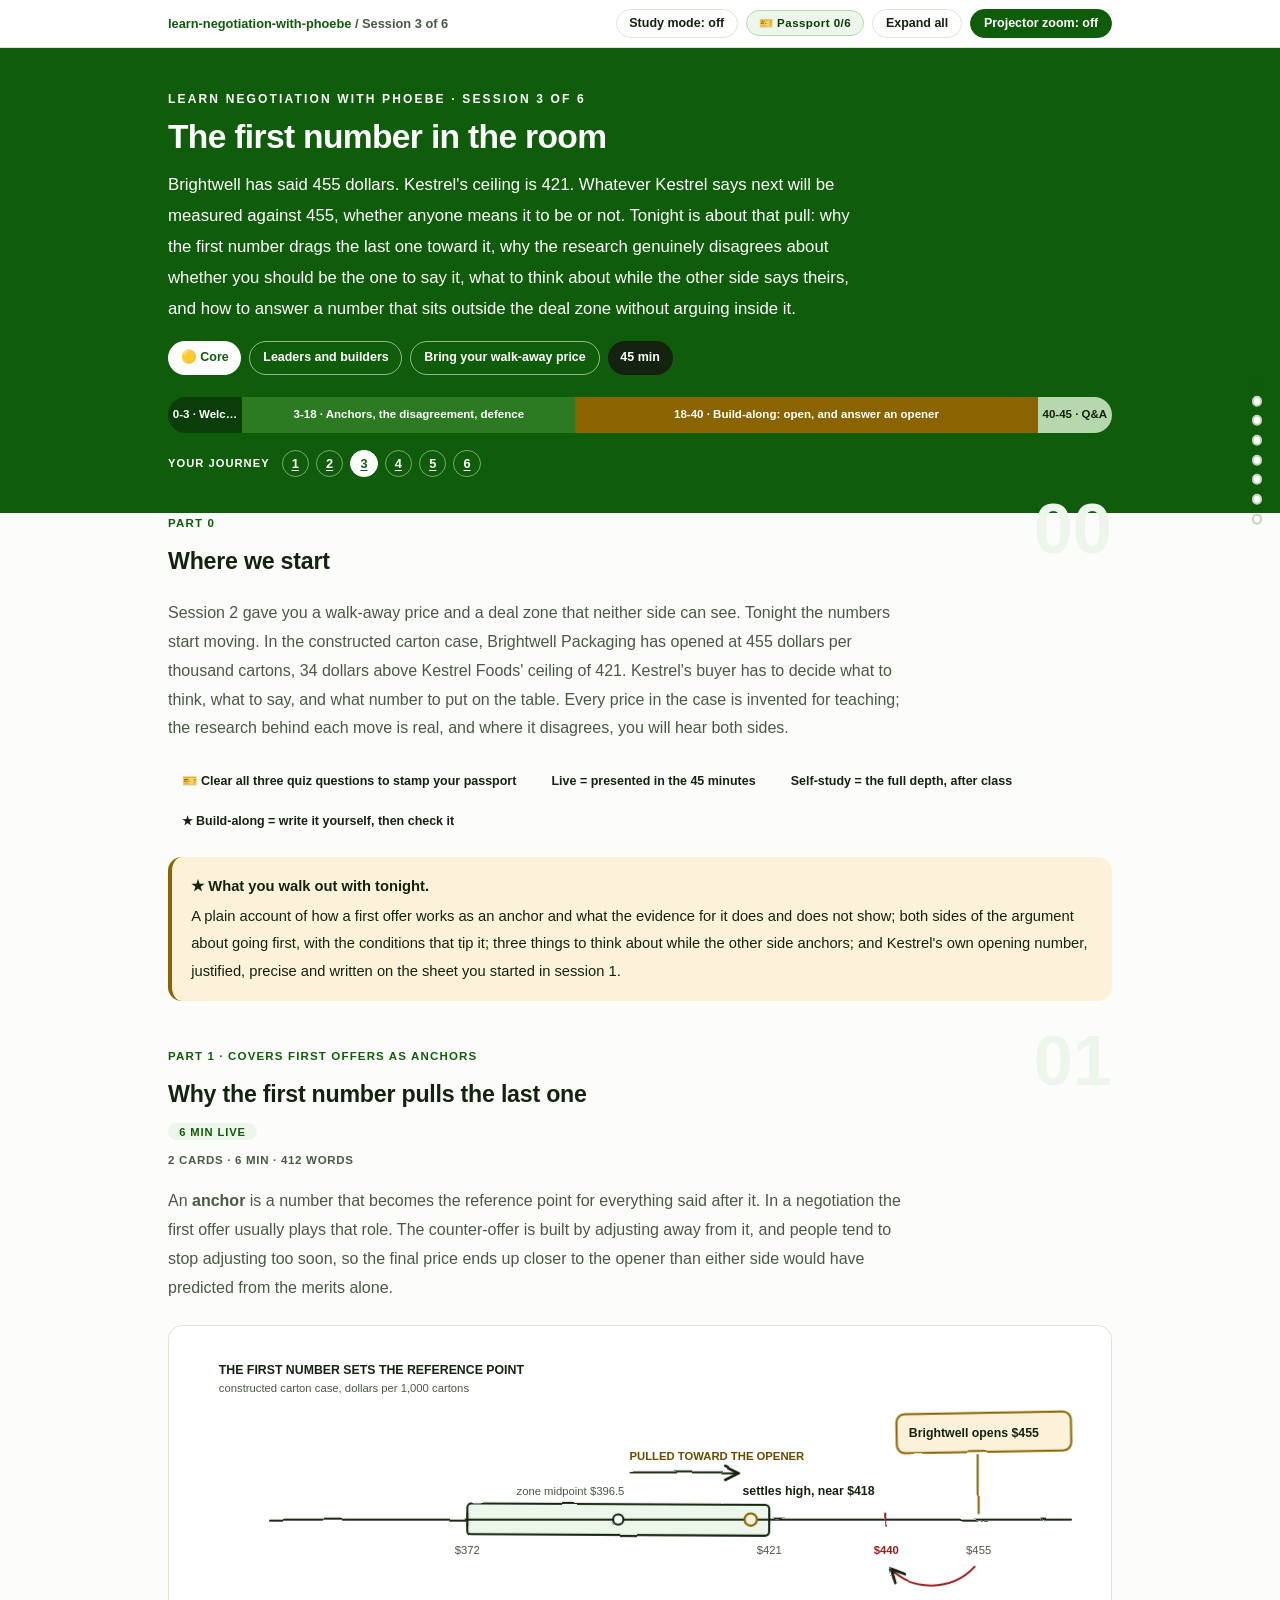
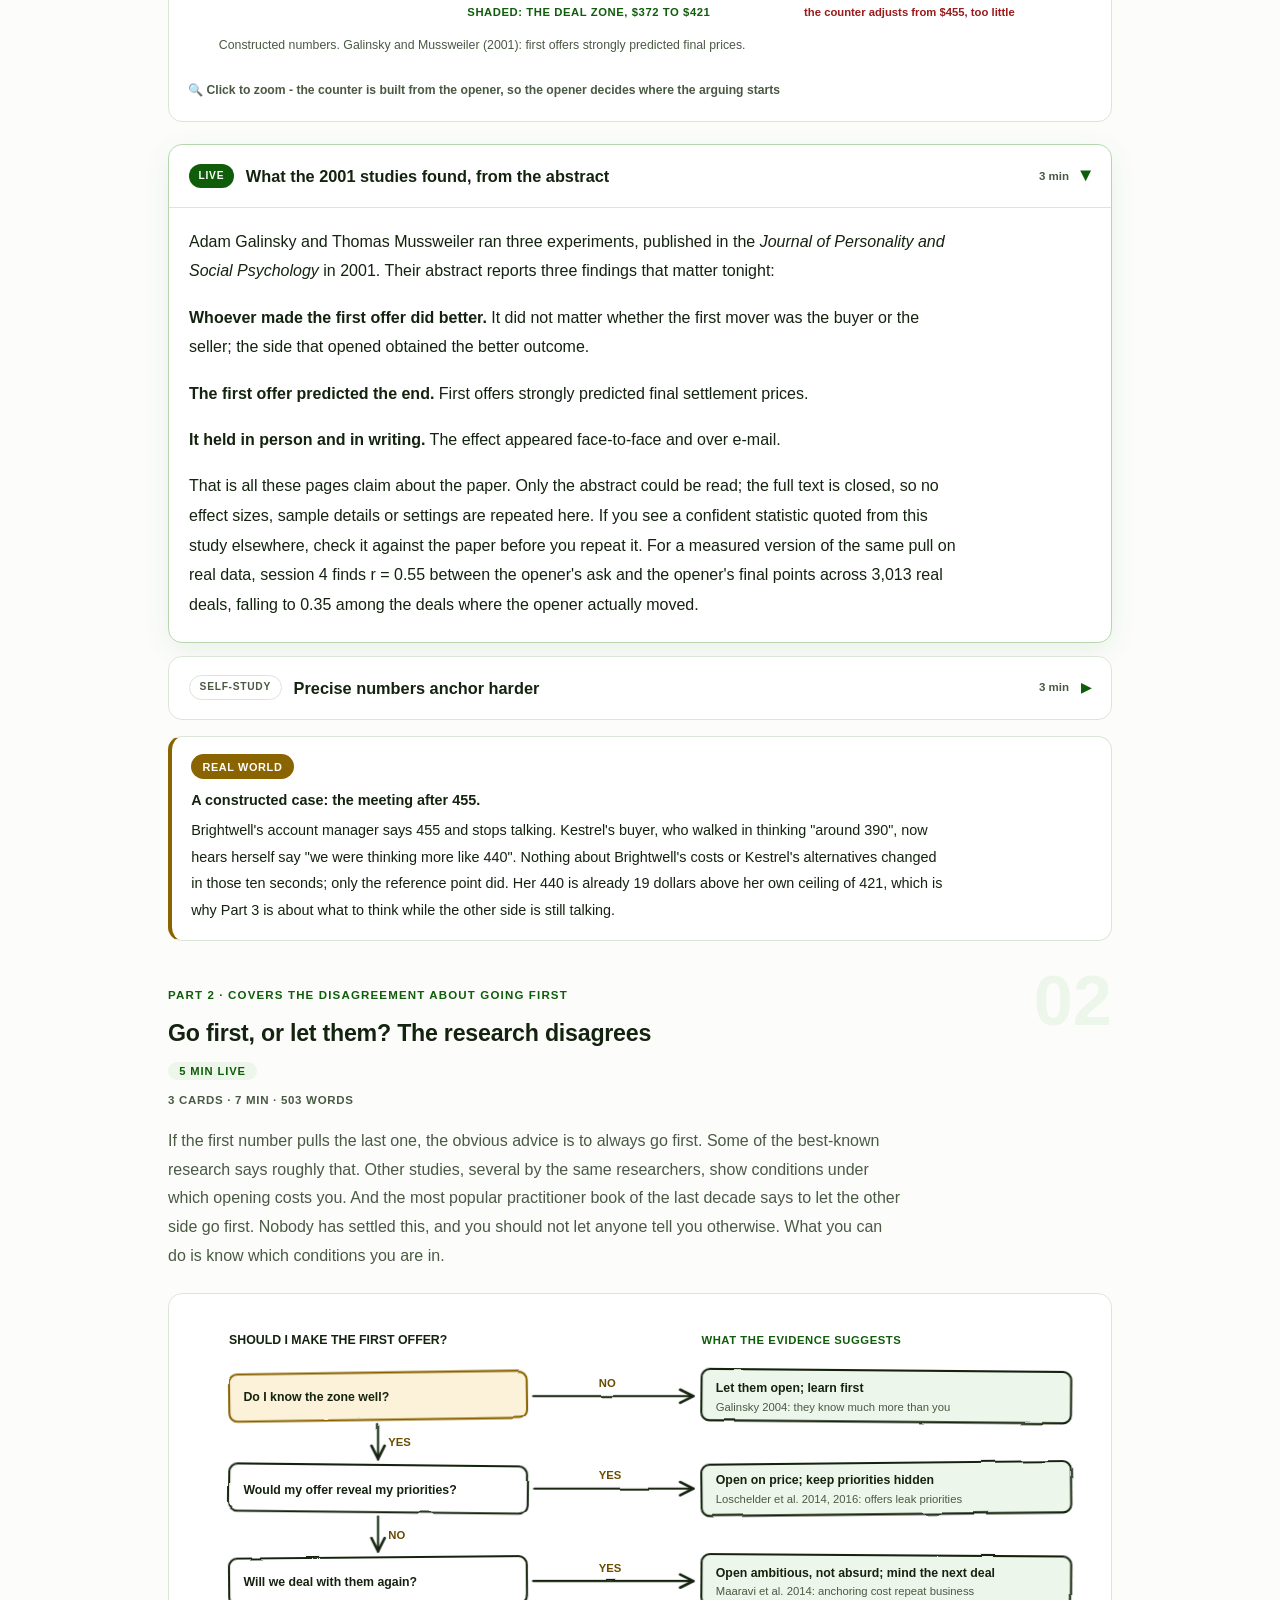
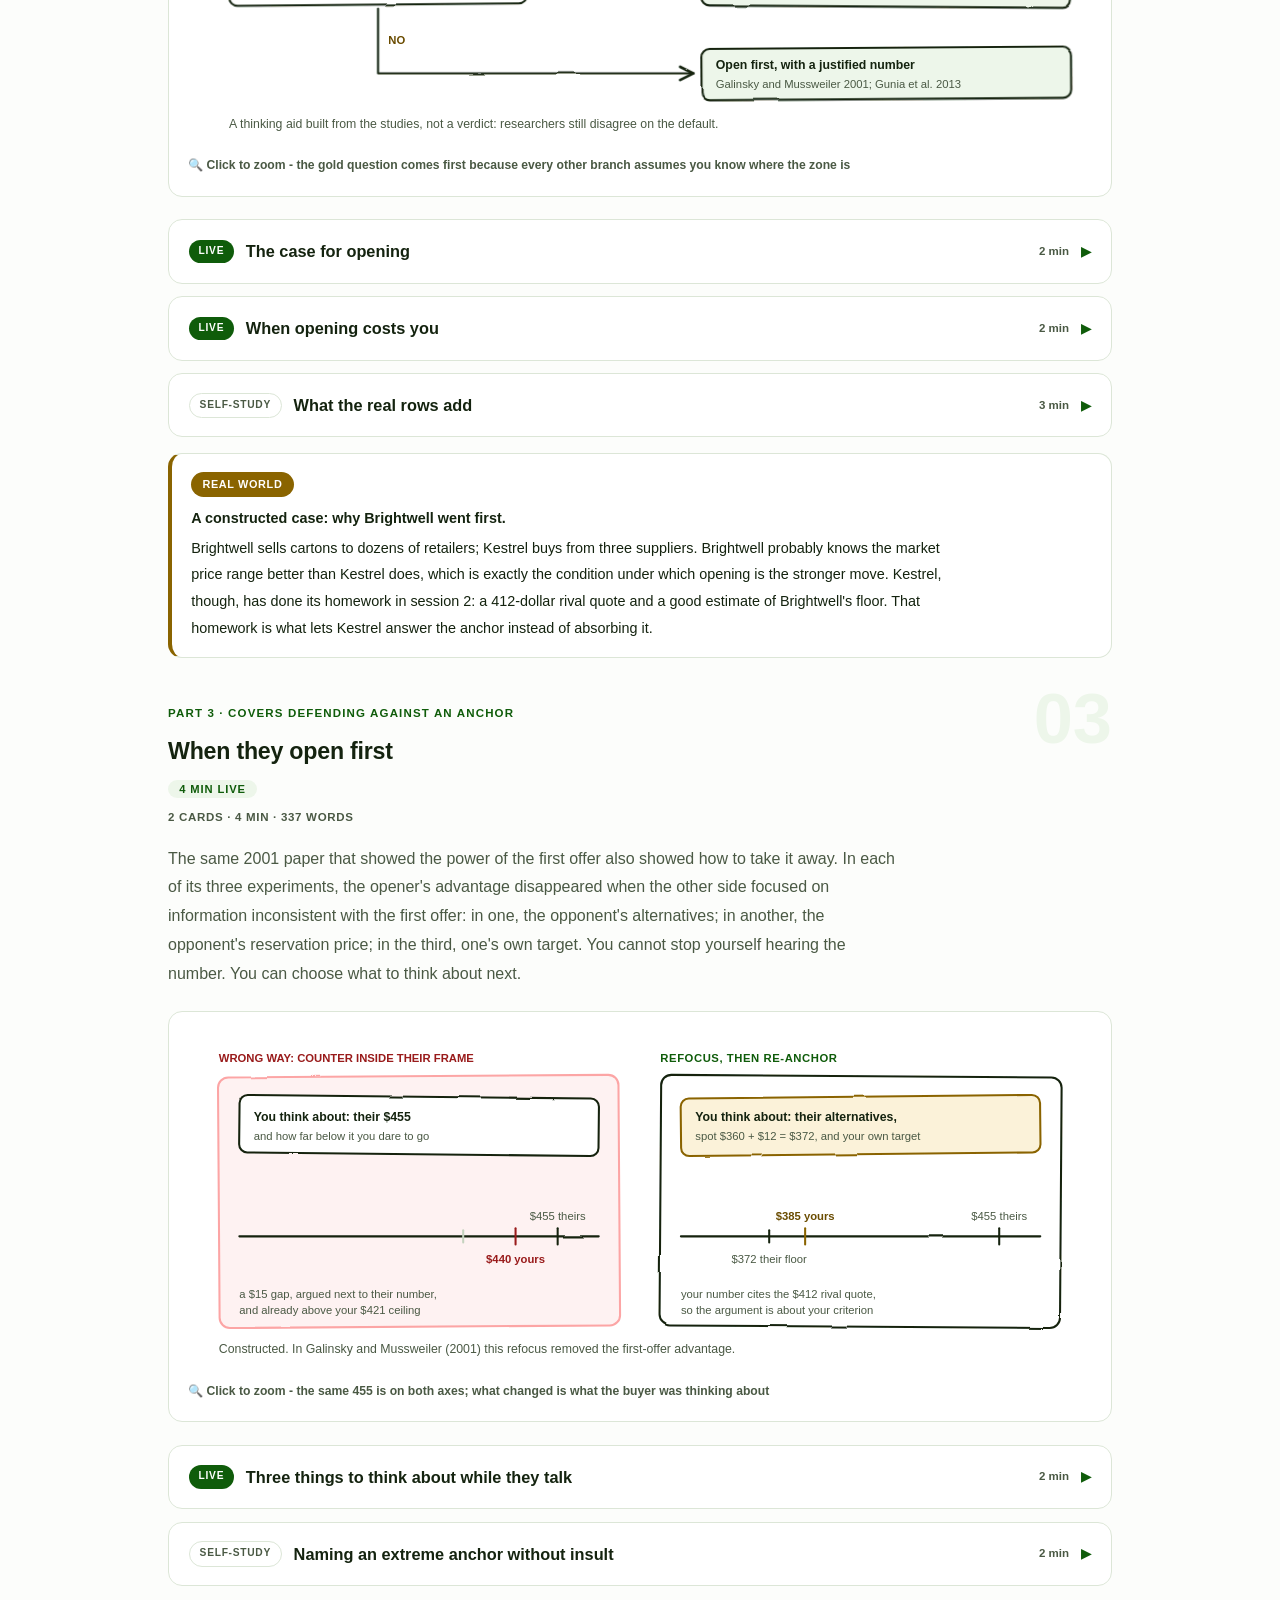
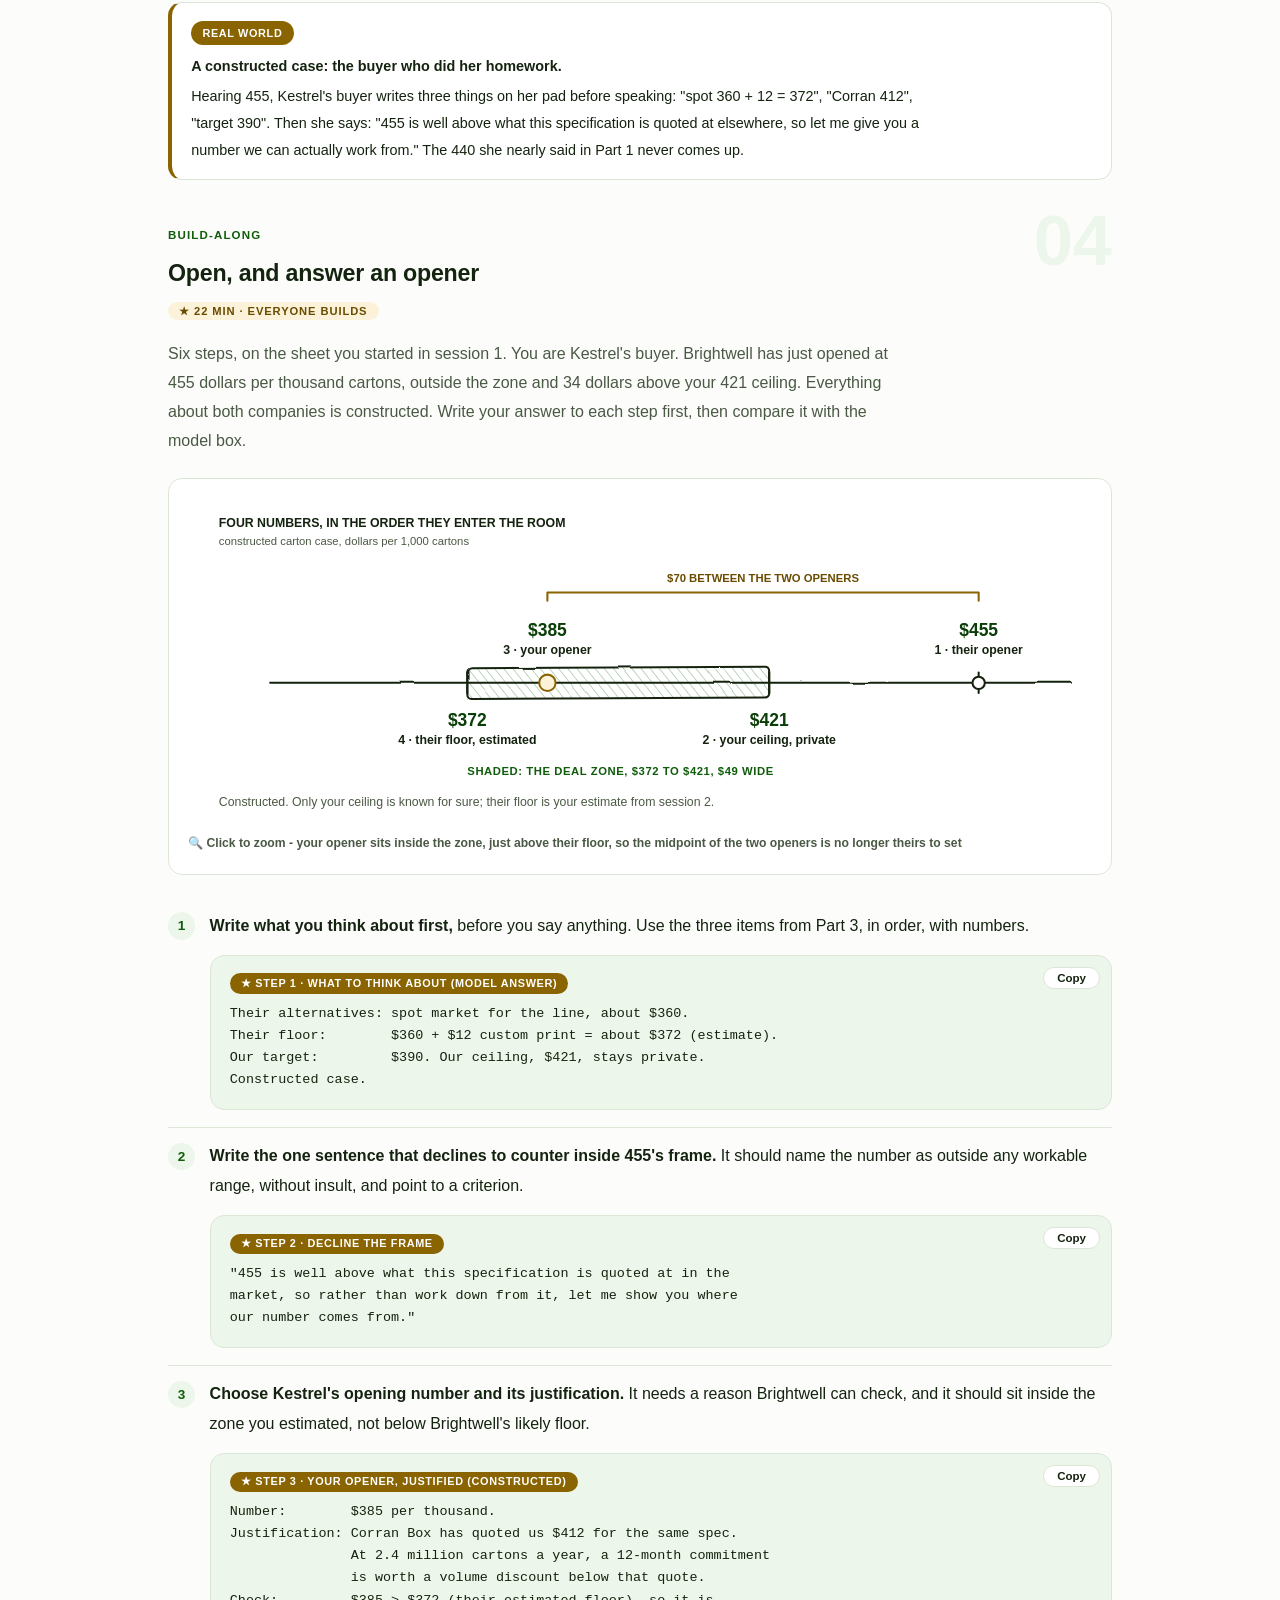
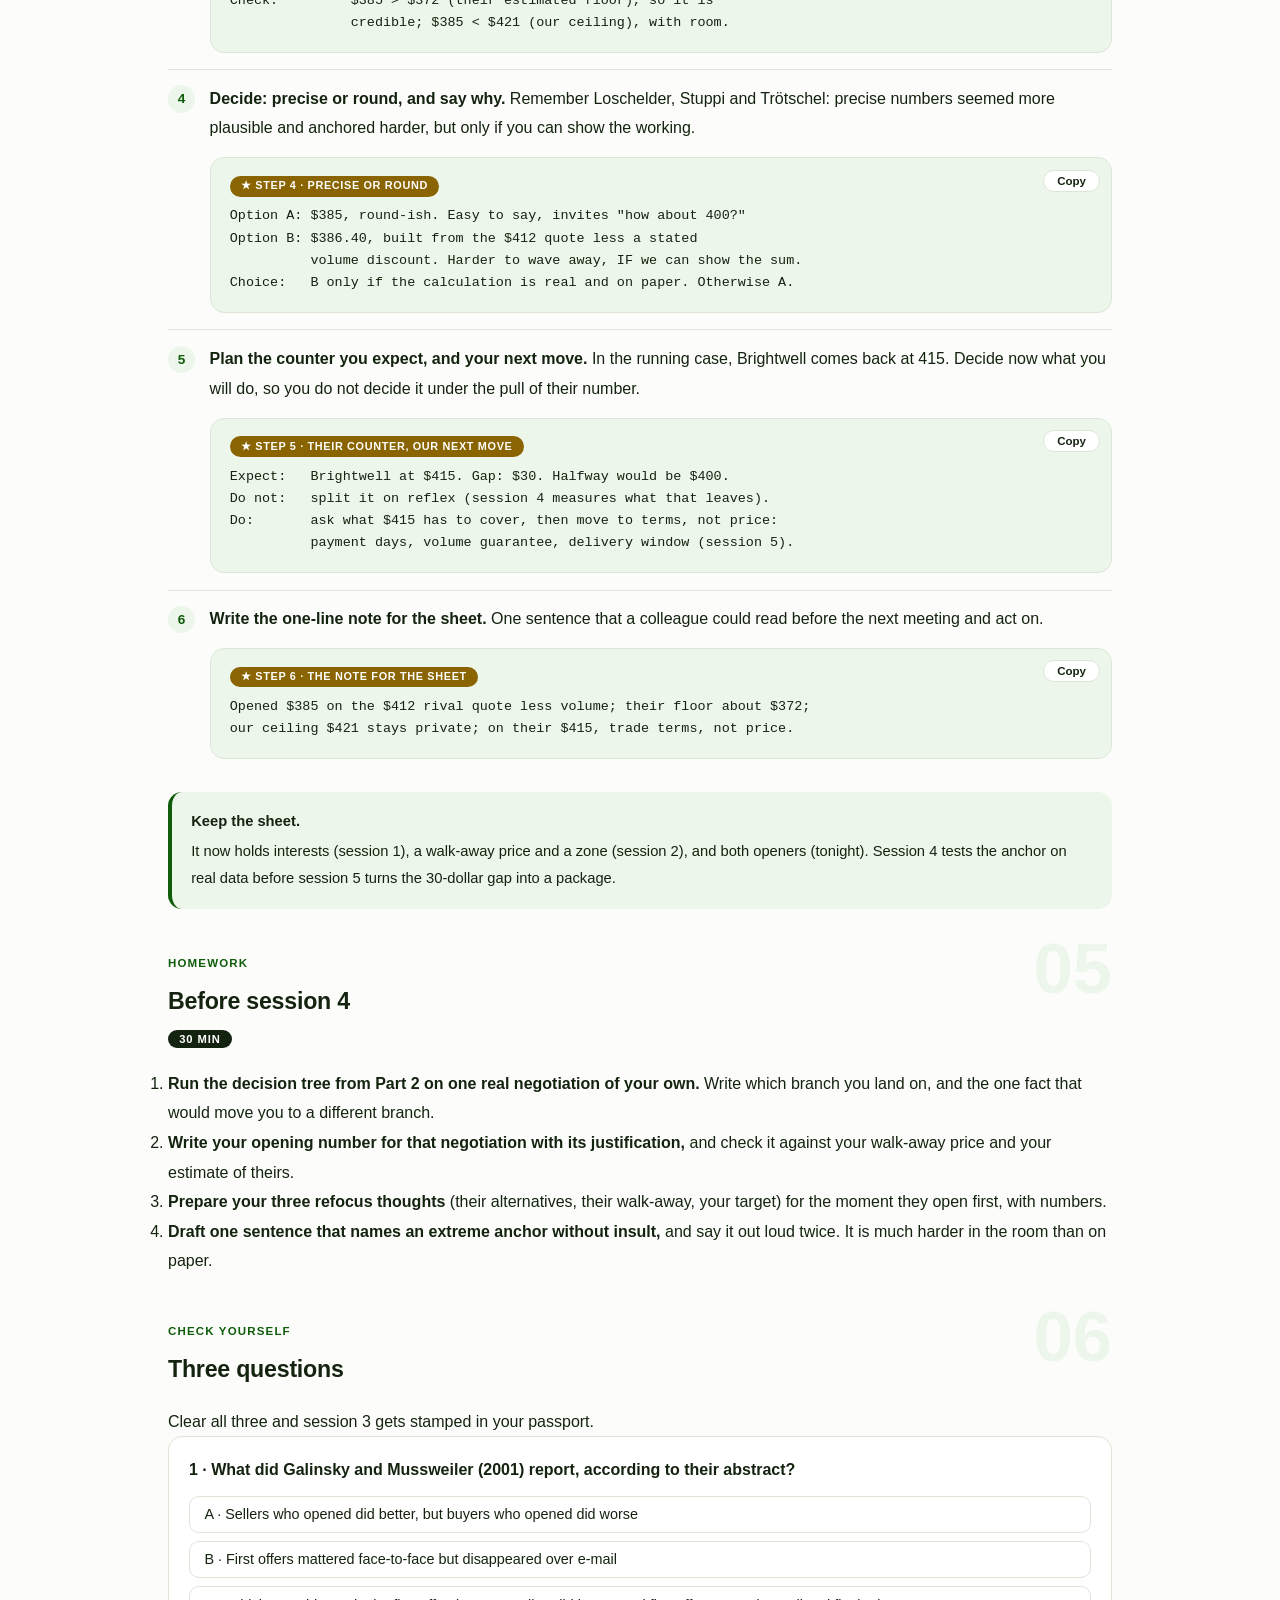
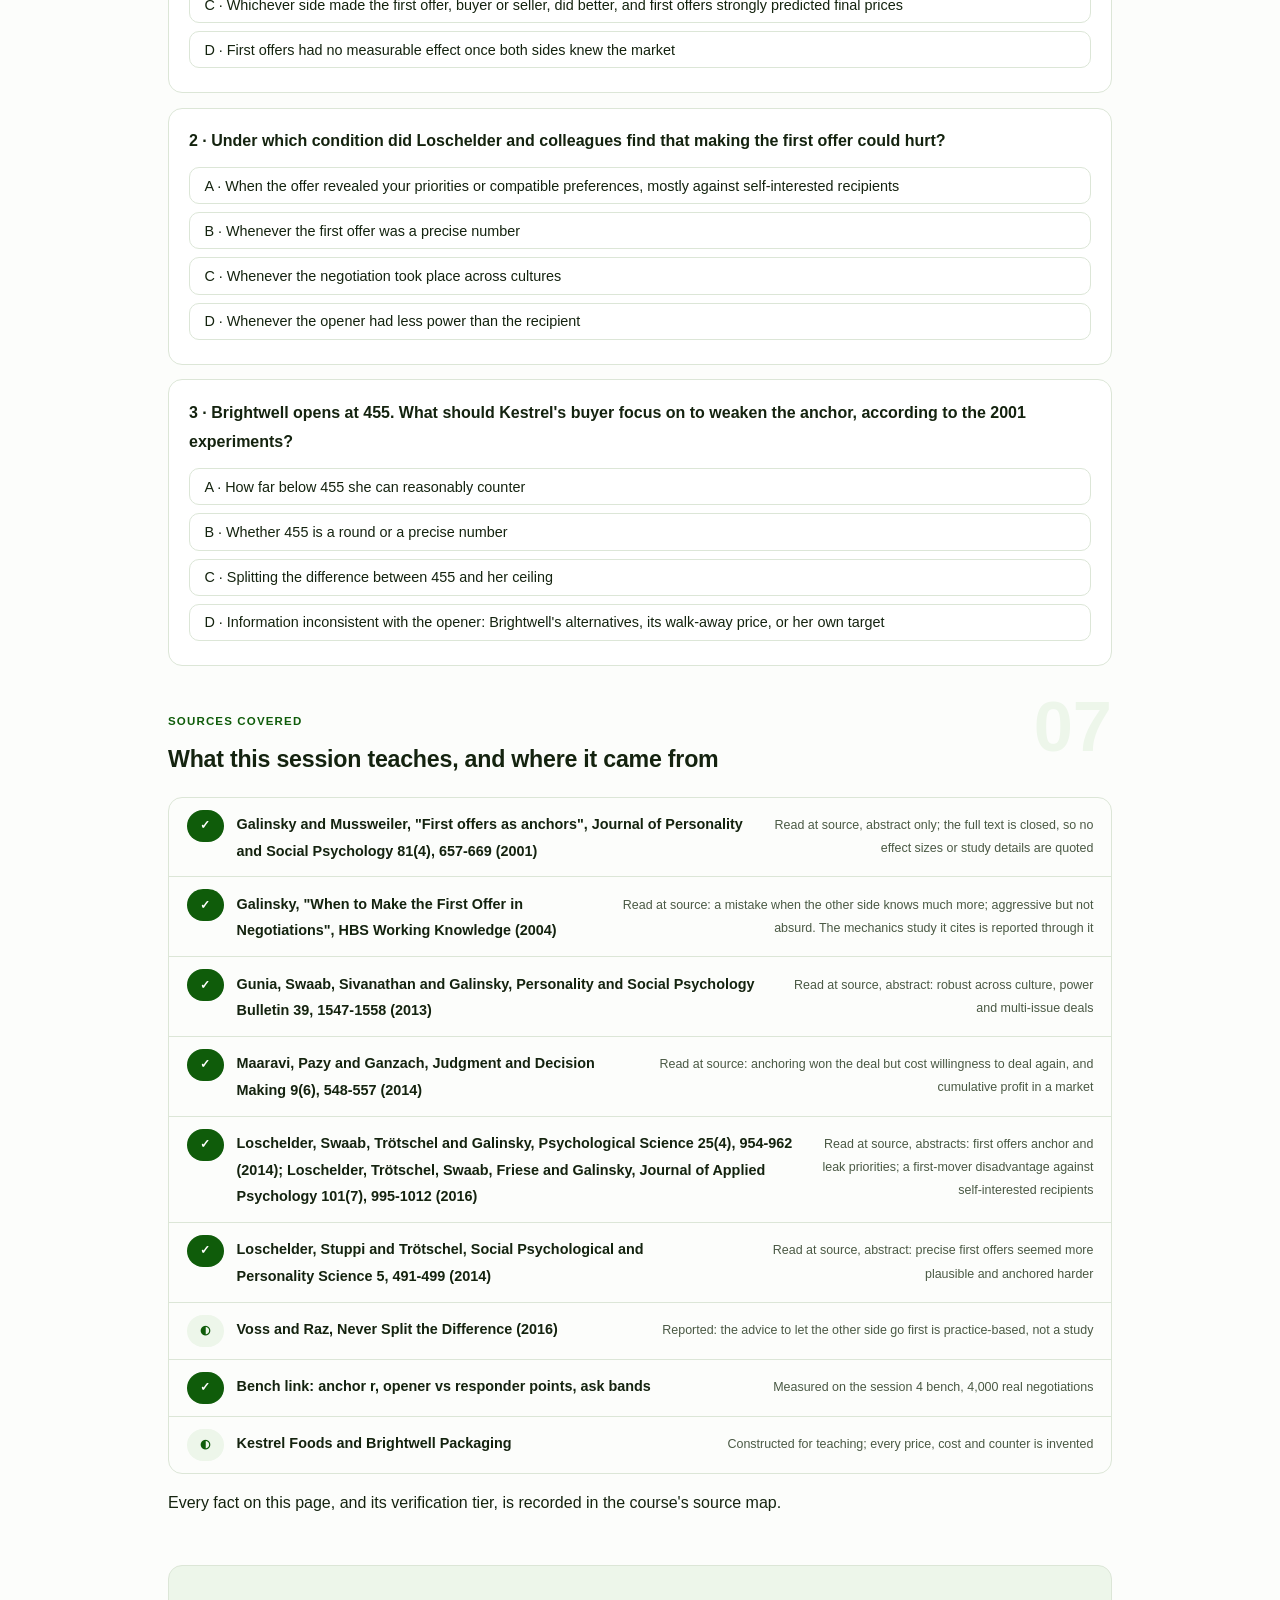
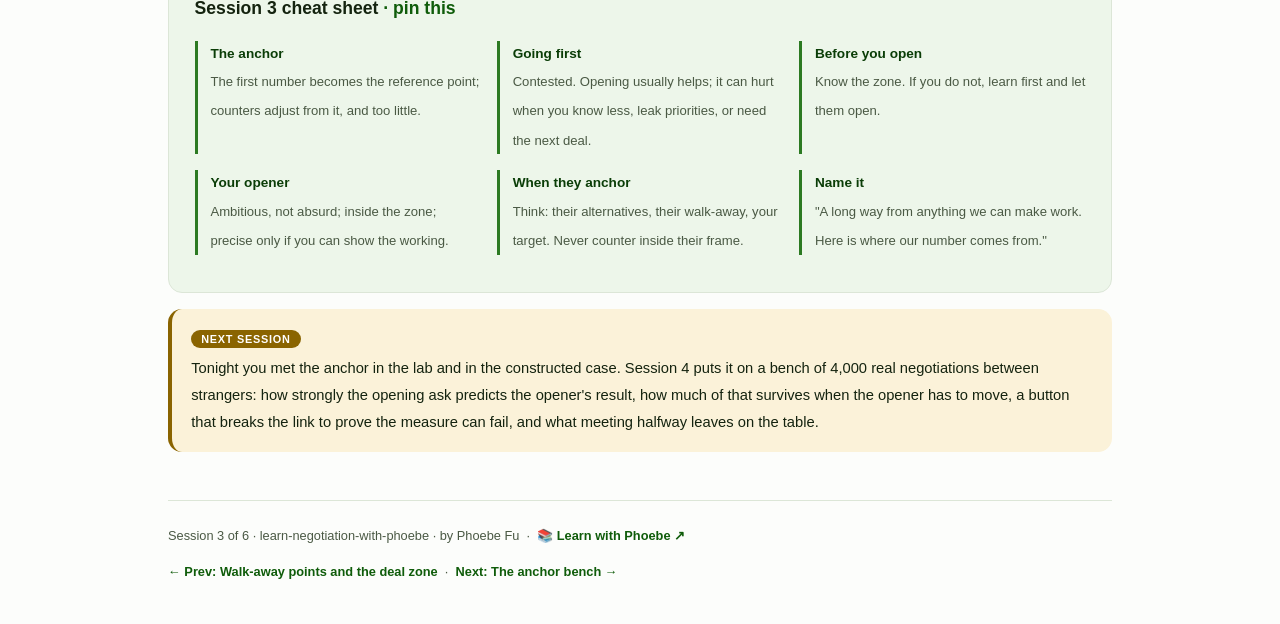
<file: courses/03-the-first-number-in-the-room.html>
<!DOCTYPE html>
<html lang="en">
<head>
<meta charset="UTF-8">
<meta name="viewport" content="width=device-width, initial-scale=1.0">
<!-- social:start -->
<meta name="description" content="Session 3 of 6. The first number in the room: why a first offer pulls the final price toward it, the live disagreement in the research about whether to go first, how to defend when the other side anchors, and a build-along that answers a constructed 455-dollar opener.">
<meta property="og:type" content="article">
<meta property="og:site_name" content="Learn with Phoebe">
<meta property="og:title" content="The first number in the room - learn negotiation with phoebe">
<meta property="og:description" content="Session 3 of 6. The first number pulls the last one toward it. When to say it, when to hold back, and what to think about while they say theirs.">
<meta property="og:url" content="https://phoebefu6.github.io/learn-negotiation-with-phoebe/courses/03-the-first-number-in-the-room.html">
<meta property="og:image" content="https://phoebefu6.github.io/learn-negotiation-with-phoebe/assets/og-cover.png">
<meta property="og:image:width" content="1200">
<meta property="og:image:height" content="630">
<meta name="twitter:card" content="summary_large_image">
<meta name="twitter:title" content="The first number in the room - learn negotiation with phoebe">
<meta name="twitter:description" content="Session 3 of 6. Anchors, the research that disagrees about going first, and how to answer an opener without countering inside it.">
<meta name="twitter:image" content="https://phoebefu6.github.io/learn-negotiation-with-phoebe/assets/og-cover.png">
<!-- social:end -->
<title>Session 3 · The first number in the room - learn negotiation with phoebe</title>
<link rel="stylesheet" href="../assets/style.css?v=20">
</head>
<body>

<div class="toolbar">
  <div class="wrap">
    <span class="crumb"><a href="../index.html">learn-negotiation-with-phoebe</a> / Session 3 of 6</span>
    <button class="btn" id="toggle-all" type="button">Expand all</button>
    <button class="btn primary" id="zoom-toggle" type="button">Projector zoom: off</button>
  </div>
</div>

<header class="masthead">
  <div class="wrap">
    <div class="eyebrow">Learn Negotiation with Phoebe · Session 3 of 6</div>
    <h1>The first number <span class="accent">in the room</span></h1>
    <p class="sub">Brightwell has said 455 dollars. Kestrel's ceiling is 421. Whatever Kestrel says next will be measured against 455, whether anyone means it to be or not. Tonight is about that pull: why the first number drags the last one toward it, why the research genuinely disagrees about whether you should be the one to say it, what to think about while the other side says theirs, and how to answer a number that sits outside the deal zone without arguing inside it.</p>
    <div class="chip-row">
      <span class="chip level">🟡 Core</span>
      <span class="chip audience">Leaders and builders</span>
      <span class="chip audience">Bring your walk-away price</span>
      <span class="chip time">45 min</span>
    </div>
    <div class="agenda">
      <span class="a1" style="flex:1">0-3 · Welcome</span>
      <span class="a2" style="flex:5">3-18 · Anchors, the disagreement, defence</span>
      <span class="a3" style="flex:7">18-40 · Build-along: open, and answer an opener</span>
      <span class="a4" style="flex:1">40-45 · Q&amp;A</span>
    </div>
  </div>
</header>

<main class="wrap">

  <section class="section" id="intro">
    <div class="section-kicker">
      <span class="klabel">Part 0</span>
      <h2>Where we start</h2>
    </div>
    <p class="lede">Session 2 gave you a walk-away price and a deal zone that neither side can see. Tonight the numbers start moving. In the constructed carton case, Brightwell Packaging has opened at 455 dollars per thousand cartons, 34 dollars above Kestrel Foods' ceiling of 421. Kestrel's buyer has to decide what to think, what to say, and what number to put on the table. Every price in the case is invented for teaching; the research behind each move is real, and where it disagrees, you will hear both sides.</p>

    <div class="legend">
      <span class="pill">🎫 Clear all three quiz questions to stamp your passport</span>
      <span class="pill">Live = presented in the 45 minutes</span>
      <span class="pill">Self-study = the full depth, after class</span>
      <span class="pill">★ Build-along = write it yourself, then check it</span>
    </div>

    <div class="callout win">
      <p><strong>★ What you walk out with tonight.</strong> A plain account of how a first offer works as an anchor and what the evidence for it does and does not show; both sides of the argument about going first, with the conditions that tip it; three things to think about while the other side anchors; and Kestrel's own opening number, justified, precise and written on the sheet you started in session 1.</p>
    </div>
  </section>

  <section class="section" id="part-1">
    <div class="section-kicker">
      <span class="klabel">Part 1 · covers first offers as anchors</span>
      <h2>Why the first number pulls the last one</h2>
      <span class="tag concept">6 min live</span>
    </div>
    <p class="lede">An <strong>anchor</strong> is a number that becomes the reference point for everything said after it. In a negotiation the first offer usually plays that role. The counter-offer is built by adjusting away from it, and people tend to stop adjusting too soon, so the final price ends up closer to the opener than either side would have predicted from the merits alone.</p>

    <figure class="zoomable">
      <svg viewBox="0 0 880 316" xmlns="http://www.w3.org/2000/svg" role="img" aria-label="A price axis for the constructed carton case, in dollars per 1,000 cartons. Brightwell opens at 455. Kestrel's counter, built by adjusting down from 455, stops at 440, too little. The deal zone runs from 372 to 421 with its midpoint at 396.5, and the settlement is pulled up toward the opener, landing near 418. All numbers constructed.">
        <defs>
          <filter id="s3aSk" x="-3%" y="-3%" width="106%" height="106%"><feTurbulence type="fractalNoise" baseFrequency="0.02" numOctaves="2" seed="53" result="n"/><feDisplacementMap in="SourceGraphic" in2="n" scale="2.4" xChannelSelector="R" yChannelSelector="G"/></filter>
          <marker id="s3aAr" viewBox="0 0 10 10" refX="9" refY="5" markerWidth="8" markerHeight="8" orient="auto"><path d="M1 1 L9 5 L1 9" fill="none" stroke="#14230F" stroke-width="1.6" stroke-linecap="round"/></marker>
        </defs>
        <style>
          .s3aH { font: 800 12px Inter, sans-serif; fill: #14230F; }
          .s3aL { font: 600 12px Inter, sans-serif; fill: #14230F; }
          .s3aS { font: 400 11px Inter, sans-serif; fill: #4A5944; }
          .s3aB { font: 800 11px Inter, sans-serif; fill: #6A4C00; }
          .s3aA { font: 700 11px Inter, sans-serif; fill: #0F5C0A; letter-spacing: .05em; }
          .s3aR { font: 700 11px Inter, sans-serif; fill: #991B1B; }
          .s3aN { font: 400 12px Inter, sans-serif; fill: #4A5944; }
        </style>

        <text class="s3aH" x="30" y="28">THE FIRST NUMBER SETS THE REFERENCE POINT</text>
        <text class="s3aS" x="30" y="46">constructed carton case, dollars per 1,000 cartons</text>

        <g filter="url(#s3aSk)" fill="none" stroke="#14230F" stroke-width="2" stroke-linecap="round" stroke-linejoin="round">
          <rect x="690" y="66" width="170" height="38" rx="8" transform="rotate(-1 775 85)" fill="#FBF2D9" stroke="#8A6400"/>
          <rect x="272" y="155" width="294" height="30" rx="4" transform="rotate(0.3 419 170)" fill="#EDF6EA"/>
          <path d="M80 170 L860 170"/>
          <path d="M770 108 L770 164" stroke="#8A6400"/>
          <path d="M272 164 L272 176"/>
          <path d="M566 164 L566 176"/>
          <path d="M680 164 L680 176" stroke="#991B1B"/>
          <circle cx="419" cy="170" r="5" fill="#FFFFFF"/>
          <circle cx="548" cy="170" r="6" fill="#FBF2D9" stroke="#8A6400"/>
          <path d="M430 124 L536 124" marker-end="url(#s3aAr)"/>
          <path d="M766 216 C744 240 704 240 684 218" stroke="#991B1B" marker-end="url(#s3aAr)"/>
        </g>

        <text class="s3aL" x="702" y="90">Brightwell opens $455</text>
        <text class="s3aB" x="430" y="112">PULLED TOWARD THE OPENER</text>
        <text class="s3aS" x="425" y="146" text-anchor="end">zone midpoint $396.5</text>
        <text class="s3aL" x="540" y="146">settles high, near $418</text>

        <text class="s3aS" x="272" y="204" text-anchor="middle">$372</text>
        <text class="s3aS" x="566" y="204" text-anchor="middle">$421</text>
        <text class="s3aR" x="680" y="204" text-anchor="middle">$440</text>
        <text class="s3aS" x="770" y="204" text-anchor="middle">$455</text>

        <text class="s3aA" x="272" y="264">SHADED: THE DEAL ZONE, $372 TO $421</text>
        <text class="s3aR" x="600" y="264">the counter adjusts from $455, too little</text>

        <text class="s3aN" x="30" y="296">Constructed numbers. Galinsky and Mussweiler (2001): first offers strongly predicted final prices.</text>
      </svg>
      <figcaption>🔍 Click to zoom - the counter is built from the opener, so the opener decides where the arguing starts</figcaption>
    </figure>

    <details class="card" open>
      <summary><span class="mode live">Live</span>What the 2001 studies found, from the abstract<span class="mini">3 min</span><span class="caret">▶</span></summary>
      <div class="body">
        <p>Adam Galinsky and Thomas Mussweiler ran three experiments, published in the <em>Journal of Personality and Social Psychology</em> in 2001. Their abstract reports three findings that matter tonight:</p>
        <p><strong>Whoever made the first offer did better.</strong> It did not matter whether the first mover was the buyer or the seller; the side that opened obtained the better outcome.</p>
        <p><strong>The first offer predicted the end.</strong> First offers strongly predicted final settlement prices.</p>
        <p><strong>It held in person and in writing.</strong> The effect appeared face-to-face and over e-mail.</p>
        <p>That is all these pages claim about the paper. Only the abstract could be read; the full text is closed, so no effect sizes, sample details or settings are repeated here. If you see a confident statistic quoted from this study elsewhere, check it against the paper before you repeat it. For a measured version of the same pull on real data, session 4 finds r = 0.55 between the opener's ask and the opener's final points across 3,013 real deals, falling to 0.35 among the deals where the opener actually moved.</p>
      </div>
    </details>

    <details class="card">
      <summary><span class="mode self">Self-study</span>Precise numbers anchor harder<span class="mini">3 min</span><span class="caret">▶</span></summary>
      <div class="body">
        <p>David Loschelder, Johannes Stuppi and Roman Trötschel (2014, <em>Social Psychological and Personality Science</em>) compared precise first offers with round ones. Their abstract reports that precise anchors seemed more plausible and pulled the counterpart harder. The intuition is simple: a round number sounds like a guess with room in it; a precise one sounds like the result of a calculation, and people adjust less from a number they think someone worked out.</p>
        <p>Two practical consequences. First, if you open, consider a number like 386 rather than 385 or 390, and be ready to show the working, because precision without a reason is a bluff that collapses at the first "how did you get that?". Second, when the other side opens with a precise number, notice that its precision is doing persuasive work on you, and ask for the calculation.</p>
        <p>Adam Galinsky's own advice in a 2004 piece for <em>HBS Working Knowledge</em> adds the limit: an opener should be aggressive but not absurd. He also describes an experiment by Thomas Mussweiler in which car mechanics shown a higher anchor price (5,000 Deutschmarks versus 2,800) valued the same car about 1,000 Deutschmarks higher. That study is <strong>reported</strong> here through Galinsky's account; the original was not read for these pages.</p>
        <p>Before you can set an ambitious price, you need a reason for it. <a href="https://phoebefu6.github.io/learn-economics-with-phoebe/courses/p3-pricing-with-the-number.html">Economics, Pricing with the number ↗</a> shows how to set one from demand data before the negotiation starts.</p>
      </div>
    </details>

    <div class="callout example">
      <span class="ex-pill">Real world</span>
      <p><strong>A constructed case: the meeting after 455.</strong> Brightwell's account manager says 455 and stops talking. Kestrel's buyer, who walked in thinking "around 390", now hears herself say "we were thinking more like 440". Nothing about Brightwell's costs or Kestrel's alternatives changed in those ten seconds; only the reference point did. Her 440 is already 19 dollars above her own ceiling of 421, which is why Part 3 is about what to think while the other side is still talking.</p>
    </div>
  </section>

  <section class="section" id="part-2">
    <div class="section-kicker">
      <span class="klabel">Part 2 · covers the disagreement about going first</span>
      <h2>Go first, or let them? The research disagrees</h2>
      <span class="tag concept">5 min live</span>
    </div>
    <p class="lede">If the first number pulls the last one, the obvious advice is to always go first. Some of the best-known research says roughly that. Other studies, several by the same researchers, show conditions under which opening costs you. And the most popular practitioner book of the last decade says to let the other side go first. Nobody has settled this, and you should not let anyone tell you otherwise. What you can do is know which conditions you are in.</p>

    <figure class="zoomable">
      <svg viewBox="0 0 880 420" xmlns="http://www.w3.org/2000/svg" role="img" aria-label="A decision tree for whether to make the first offer. Do I know the zone well? If no, let them open and learn first, after Galinsky 2004. If yes, would my offer reveal my priorities? If yes, open on price and keep priorities hidden, after Loschelder and colleagues 2014 and 2016. If no, will we deal with them again? If yes, open ambitious but not absurd and mind the next deal, after Maaravi and colleagues 2014. If no, open first with a justified number, after Galinsky and Mussweiler 2001 and Gunia and colleagues 2013.">
        <defs>
          <filter id="s3bSk" x="-3%" y="-3%" width="106%" height="106%"><feTurbulence type="fractalNoise" baseFrequency="0.02" numOctaves="2" seed="67" result="n"/><feDisplacementMap in="SourceGraphic" in2="n" scale="2.4" xChannelSelector="R" yChannelSelector="G"/></filter>
          <marker id="s3bAr" viewBox="0 0 10 10" refX="9" refY="5" markerWidth="8" markerHeight="8" orient="auto"><path d="M1 1 L9 5 L1 9" fill="none" stroke="#14230F" stroke-width="1.6" stroke-linecap="round"/></marker>
        </defs>
        <style>
          .s3bH { font: 800 12px Inter, sans-serif; fill: #14230F; }
          .s3bL { font: 600 12px Inter, sans-serif; fill: #14230F; }
          .s3bS { font: 400 11px Inter, sans-serif; fill: #4A5944; }
          .s3bB { font: 800 11px Inter, sans-serif; fill: #6A4C00; }
          .s3bA { font: 700 11px Inter, sans-serif; fill: #0F5C0A; letter-spacing: .05em; }
          .s3bN { font: 400 12px Inter, sans-serif; fill: #4A5944; }
        </style>

        <text class="s3bH" x="40" y="30">SHOULD I MAKE THE FIRST OFFER?</text>
        <text class="s3bA" x="500" y="30">WHAT THE EVIDENCE SUGGESTS</text>

        <g filter="url(#s3bSk)" fill="none" stroke="#14230F" stroke-width="2" stroke-linecap="round" stroke-linejoin="round">
          <rect x="40" y="58" width="290" height="46" rx="8" transform="rotate(-0.8 185 81)" fill="#FBF2D9" stroke="#8A6400"/>
          <rect x="40" y="148" width="290" height="46" rx="8" transform="rotate(0.6 185 171)" fill="#FFFFFF"/>
          <rect x="40" y="238" width="290" height="46" rx="8" transform="rotate(-0.5 185 261)" fill="#FFFFFF"/>
          <rect x="500" y="56" width="360" height="50" rx="8" transform="rotate(0.5 680 81)" fill="#EDF6EA"/>
          <rect x="500" y="146" width="360" height="50" rx="8" transform="rotate(-0.6 680 171)" fill="#EDF6EA"/>
          <rect x="500" y="236" width="360" height="50" rx="8" transform="rotate(0.4 680 261)" fill="#EDF6EA"/>
          <rect x="500" y="326" width="360" height="50" rx="8" transform="rotate(-0.4 680 351)" fill="#EDF6EA"/>
          <path d="M336 81 L492 81" marker-end="url(#s3bAr)"/>
          <path d="M336 171 L492 171" marker-end="url(#s3bAr)"/>
          <path d="M336 261 L492 261" marker-end="url(#s3bAr)"/>
          <path d="M185 108 L185 142" marker-end="url(#s3bAr)"/>
          <path d="M185 198 L185 232" marker-end="url(#s3bAr)"/>
          <path d="M185 288 L185 351 L492 351" marker-end="url(#s3bAr)"/>
        </g>

        <text class="s3bL" x="54" y="86">Do I know the zone well?</text>
        <text class="s3bL" x="54" y="176">Would my offer reveal my priorities?</text>
        <text class="s3bL" x="54" y="266">Will we deal with them again?</text>

        <text class="s3bB" x="400" y="72">NO</text>
        <text class="s3bB" x="400" y="162">YES</text>
        <text class="s3bB" x="400" y="252">YES</text>
        <text class="s3bB" x="195" y="130">YES</text>
        <text class="s3bB" x="195" y="220">NO</text>
        <text class="s3bB" x="195" y="322">NO</text>

        <text class="s3bL" x="514" y="77">Let them open; learn first</text>
        <text class="s3bS" x="514" y="95">Galinsky 2004: they know much more than you</text>
        <text class="s3bL" x="514" y="167">Open on price; keep priorities hidden</text>
        <text class="s3bS" x="514" y="185">Loschelder et al. 2014, 2016: offers leak priorities</text>
        <text class="s3bL" x="514" y="257">Open ambitious, not absurd; mind the next deal</text>
        <text class="s3bS" x="514" y="275">Maaravi et al. 2014: anchoring cost repeat business</text>
        <text class="s3bL" x="514" y="347">Open first, with a justified number</text>
        <text class="s3bS" x="514" y="365">Galinsky and Mussweiler 2001; Gunia et al. 2013</text>

        <text class="s3bN" x="40" y="404">A thinking aid built from the studies, not a verdict: researchers still disagree on the default.</text>
      </svg>
      <figcaption>🔍 Click to zoom - the gold question comes first because every other branch assumes you know where the zone is</figcaption>
    </figure>

    <details class="card">
      <summary><span class="mode live">Live</span>The case for opening<span class="mini">2 min</span><span class="caret">▶</span></summary>
      <div class="body">
        <p><strong>Galinsky and Mussweiler (2001):</strong> across three experiments, whoever opened, buyer or seller, did better, and the opener predicted the settlement. That is Part 1.</p>
        <p><strong>Gunia, Swaab, Sivanathan and Galinsky (2013),</strong> in <em>Personality and Social Psychology Bulletin</em>, asked whether the effect is fragile. Their abstract reports that it held across cultures and in deals with several issues, that negotiators with less power also gained by opening, and that it worked through the distributive issues, the ones where one side's gain is the other's loss. The title calls it remarkably robust.</p>
        <p>Read together, the argument is: the pull of the first number is real, it is not a quirk of one setting, and the side that sets it usually benefits.</p>
      </div>
    </details>

    <details class="card">
      <summary><span class="mode live">Live</span>When opening costs you<span class="mini">2 min</span><span class="caret">▶</span></summary>
      <div class="body">
        <p><strong>When you know less.</strong> Galinsky himself, writing in 2004, says going first is a mistake when the other side has much more information than you. An uninformed opener can anchor in the wrong place, including inside the other side's comfort zone.</p>
        <p><strong>When the offer gives away what you care about.</strong> Loschelder, Swaab, Trötschel and Galinsky (2014, <em>Psychological Science</em>) found that opening with an offer that revealed preferences compatible with the other side's backfired, mostly against recipients who were out for themselves. Loschelder, Trötschel, Swaab, Friese and Galinsky (2016, <em>Journal of Applied Psychology</em>) put it as a model: a first offer anchors <em>and</em> leaks priorities, and self-interested recipients used the leak, even feigning priorities on issues they did not care about. Both are read from the abstracts.</p>
        <p><strong>When there is a next time.</strong> Maaravi, Pazy and Ganzach (2014, <em>Judgment and Decision Making</em>, read at source) found that anchoring buyers earned more in the single deal, but their counterparts felt worse and were less willing to deal with them again; in a market study, anchoring cut cumulative profit through more impasses and longer talks.</p>
        <p><strong>Popular advice.</strong> Chris Voss, in <em>Never Split the Difference</em> (2016, with Tahl Raz), favours letting the other side go first. That is his practice-based advice from hostage and business negotiation (reported), not a study, and none of the papers above tests it.</p>
      </div>
    </details>

    <details class="card">
      <summary><span class="mode self">Self-study</span>What the real rows add<span class="mini">3 min</span><span class="caret">▶</span></summary>
      <div class="body">
        <p>Session 4's bench reads the first proposal in 4,000 real negotiations between strangers dividing a pool of items. On the deals with a readable opener, the opener finished with 7.65 points on average against the responder's 7.23, and came out ahead in 49.7% of deals and behind in 34.8%. Opening helped, and it was far from a sure thing.</p>
        <p>The bench also gives a small, honest look at "aggressive but not absurd". Openers who asked for 8 to 10 points reached a deal 81.5% of the time; those who asked for 0 to 5 points reached one 69.4% of the time. In this data, asking big did not cost deals.</p>
        <p>Keep the limits in view. These are low-stakes strangers who will never meet again, paid a few cents a dialogue. The data says almost nothing about Maaravi's worry, the next deal, because there is no next deal in it. It is evidence about the single negotiation, and weaker evidence about relationships.</p>
      </div>
    </details>

    <div class="callout example">
      <span class="ex-pill">Real world</span>
      <p><strong>A constructed case: why Brightwell went first.</strong> Brightwell sells cartons to dozens of retailers; Kestrel buys from three suppliers. Brightwell probably knows the market price range better than Kestrel does, which is exactly the condition under which opening is the stronger move. Kestrel, though, has done its homework in session 2: a 412-dollar rival quote and a good estimate of Brightwell's floor. That homework is what lets Kestrel answer the anchor instead of absorbing it.</p>
    </div>
  </section>

  <section class="section" id="part-3">
    <div class="section-kicker">
      <span class="klabel">Part 3 · covers defending against an anchor</span>
      <h2>When they open first</h2>
      <span class="tag concept">4 min live</span>
    </div>
    <p class="lede">The same 2001 paper that showed the power of the first offer also showed how to take it away. In each of its three experiments, the opener's advantage disappeared when the other side focused on information inconsistent with the first offer: in one, the opponent's alternatives; in another, the opponent's reservation price; in the third, one's own target. You cannot stop yourself hearing the number. You can choose what to think about next.</p>

    <figure class="zoomable">
      <svg viewBox="0 0 880 330" xmlns="http://www.w3.org/2000/svg" role="img" aria-label="Two panels. Left, the wrong way: thinking about their 455 dollar opener, Kestrel counters at 440, inside their frame and above its own 421 ceiling. Right, refocused: thinking about Brightwell's alternatives, spot price 360 plus 12 equals an estimated floor of 372, and about its own target, Kestrel opens at 385, justified by the 412 rival quote. Constructed numbers.">
        <defs>
          <filter id="s3cSk" x="-3%" y="-3%" width="106%" height="106%"><feTurbulence type="fractalNoise" baseFrequency="0.02" numOctaves="2" seed="79" result="n"/><feDisplacementMap in="SourceGraphic" in2="n" scale="2.4" xChannelSelector="R" yChannelSelector="G"/></filter>
        </defs>
        <style>
          .s3cH { font: 800 12px Inter, sans-serif; fill: #14230F; }
          .s3cL { font: 600 12px Inter, sans-serif; fill: #14230F; }
          .s3cS { font: 400 11px Inter, sans-serif; fill: #4A5944; }
          .s3cB { font: 800 11px Inter, sans-serif; fill: #6A4C00; }
          .s3cA { font: 700 11px Inter, sans-serif; fill: #0F5C0A; letter-spacing: .05em; }
          .s3cR { font: 800 11px Inter, sans-serif; fill: #991B1B; }
          .s3cN { font: 400 12px Inter, sans-serif; fill: #4A5944; }
        </style>

        <text class="s3cR" x="30" y="30">WRONG WAY: COUNTER INSIDE THEIR FRAME</text>
        <text class="s3cA" x="460" y="30">REFOCUS, THEN RE-ANCHOR</text>

        <g filter="url(#s3cSk)" fill="none" stroke="#14230F" stroke-width="2" stroke-linecap="round" stroke-linejoin="round">
          <rect x="30" y="44" width="390" height="244" rx="10" transform="rotate(-0.4 225 166)" fill="#FEF2F2" stroke="#FCA5A5"/>
          <rect x="460" y="44" width="390" height="244" rx="10" transform="rotate(0.4 655 166)" fill="#FFFFFF"/>
          <rect x="50" y="64" width="350" height="56" rx="8" transform="rotate(0.6 225 92)" fill="#FFFFFF"/>
          <rect x="480" y="64" width="350" height="56" rx="8" transform="rotate(-0.6 655 92)" fill="#FBF2D9" stroke="#8A6400"/>
          <path d="M50 200 L400 200"/>
          <path d="M360 192 L360 208"/>
          <path d="M319 192 L319 208" stroke="#991B1B"/>
          <path d="M268 194 L268 206" stroke="#C5D3BF"/>
          <path d="M480 200 L830 200"/>
          <path d="M790 192 L790 208"/>
          <path d="M601 192 L601 208" stroke="#8A6400"/>
          <path d="M566 194 L566 206"/>
        </g>

        <text class="s3cL" x="64" y="88">You think about: their $455</text>
        <text class="s3cS" x="64" y="106">and how far below it you dare to go</text>
        <text class="s3cL" x="494" y="88">You think about: their alternatives,</text>
        <text class="s3cS" x="494" y="106">spot $360 + $12 = $372, and your own target</text>

        <text class="s3cS" x="360" y="184" text-anchor="middle">$455 theirs</text>
        <text class="s3cR" x="319" y="226" text-anchor="middle">$440 yours</text>
        <text class="s3cS" x="790" y="184" text-anchor="middle">$455 theirs</text>
        <text class="s3cB" x="601" y="184" text-anchor="middle">$385 yours</text>
        <text class="s3cS" x="566" y="226" text-anchor="middle">$372 their floor</text>

        <text class="s3cS" x="50" y="260">a $15 gap, argued next to their number,</text>
        <text class="s3cS" x="50" y="276">and already above your $421 ceiling</text>
        <text class="s3cS" x="480" y="260">your number cites the $412 rival quote,</text>
        <text class="s3cS" x="480" y="276">so the argument is about your criterion</text>

        <text class="s3cN" x="30" y="314">Constructed. In Galinsky and Mussweiler (2001) this refocus removed the first-offer advantage.</text>
      </svg>
      <figcaption>🔍 Click to zoom - the same 455 is on both axes; what changed is what the buyer was thinking about</figcaption>
    </figure>

    <details class="card">
      <summary><span class="mode live">Live</span>Three things to think about while they talk<span class="mini">2 min</span><span class="caret">▶</span></summary>
      <div class="body">
        <p>Each one comes straight from one of the three experiments in the 2001 abstract, which is why they are worth memorising in this order.</p>
        <p><strong>1 · Their alternatives.</strong> What happens to them if you walk? For Brightwell: the line's capacity goes to the spot market at about 360 dollars, constructed.</p>
        <p><strong>2 · Their walk-away price.</strong> From their alternatives, estimate their floor. For Brightwell: 360 plus the 12-dollar cost of Kestrel's custom print, about 372. You built this in session 2.</p>
        <p><strong>3 · Your own target.</strong> Not your ceiling, your target: the number you would be pleased with, which should sit well below 421.</p>
        <p>Then act on it. Do not counter inside their frame, the way "we were thinking 440" does. Restate your criterion. Put your own number on the table with its justification. And if their opener is outside the zone, say so calmly, so it stops being the reference point.</p>
      </div>
    </details>

    <details class="card">
      <summary><span class="mode self">Self-study</span>Naming an extreme anchor without insult<span class="mini">2 min</span><span class="caret">▶</span></summary>
      <div class="body">
        <p>Naming an anchor means saying, out loud, that a number is not a basis for discussion, while keeping the conversation going. The aim is to remove the reference point, not to win a point about it. Three moves, in practice:</p>
        <p><strong>Separate the number from the person.</strong> "I can see why you would start there. It is a long way from anything we can make work."</p>
        <p><strong>Offer a different reference, with its reason.</strong> "The quotes we have for this specification are in the low 400s. Let me show you where our number comes from."</p>
        <p><strong>Leave a door open.</strong> "If there is something in your costs I am missing, walk me through it." That turns the anchor back into a question about interests, which is where session 1 started.</p>
        <p>What not to do: laugh, walk out for effect, or counter with an equally extreme number of your own. The first two damage the relationship Maaravi's study warns about; the third creates a midpoint that still sits closer to their anchor than you think. When the refusal itself is the hard part, <a href="https://phoebefu6.github.io/learn-communication-with-phoebe/courses/06-bad-news-and-disagreement.html">Communication, session 6 ↗</a> covers delivering disagreement.</p>
      </div>
    </details>

    <div class="callout example">
      <span class="ex-pill">Real world</span>
      <p><strong>A constructed case: the buyer who did her homework.</strong> Hearing 455, Kestrel's buyer writes three things on her pad before speaking: "spot 360 + 12 = 372", "Corran 412", "target 390". Then she says: "455 is well above what this specification is quoted at elsewhere, so let me give you a number we can actually work from." The 440 she nearly said in Part 1 never comes up.</p>
    </div>
  </section>

  <section class="section" id="demo-1">
    <div class="section-kicker">
      <span class="klabel">Build-along</span>
      <h2>Open, and answer an opener</h2>
      <span class="tag demo">★ 22 min · everyone builds</span>
    </div>
    <p class="lede">Six steps, on the sheet you started in session 1. You are Kestrel's buyer. Brightwell has just opened at 455 dollars per thousand cartons, outside the zone and 34 dollars above your 421 ceiling. Everything about both companies is constructed. Write your answer to each step first, then compare it with the model box.</p>

    <figure class="zoomable">
      <svg viewBox="0 0 880 316" xmlns="http://www.w3.org/2000/svg" role="img" aria-label="The four numbers of the build-along on one price axis, in dollars per 1,000 cartons. First, Brightwell's opener at 455. Second, Kestrel's private ceiling at 421. Third, Kestrel's opener at 385. Fourth, Brightwell's estimated floor at 372. The deal zone from 372 to 421, 49 dollars wide, is shaded. The two openers are 70 dollars apart. Constructed numbers.">
        <defs>
          <filter id="s3dSk" x="-3%" y="-3%" width="106%" height="106%"><feTurbulence type="fractalNoise" baseFrequency="0.02" numOctaves="2" seed="91" result="n"/><feDisplacementMap in="SourceGraphic" in2="n" scale="2.4" xChannelSelector="R" yChannelSelector="G"/></filter>
          <pattern id="s3dHc" patternUnits="userSpaceOnUse" width="7" height="7" patternTransform="rotate(-38)"><line x1="0" y1="0" x2="0" y2="7" stroke="#0F5C0A" stroke-width="1" opacity=".5"/></pattern>
        </defs>
        <style>
          .s3dH { font: 800 12px Inter, sans-serif; fill: #14230F; }
          .s3dL { font: 600 12px Inter, sans-serif; fill: #14230F; }
          .s3dS { font: 400 11px Inter, sans-serif; fill: #4A5944; }
          .s3dB { font: 800 11px Inter, sans-serif; fill: #6A4C00; }
          .s3dA { font: 700 11px Inter, sans-serif; fill: #0F5C0A; letter-spacing: .05em; }
          .s3dV { font: 800 17px Inter, sans-serif; fill: #0A3D07; }
          .s3dN { font: 400 12px Inter, sans-serif; fill: #4A5944; }
        </style>

        <text class="s3dH" x="30" y="28">FOUR NUMBERS, IN THE ORDER THEY ENTER THE ROOM</text>
        <text class="s3dS" x="30" y="46">constructed carton case, dollars per 1,000 cartons</text>

        <g filter="url(#s3dSk)" fill="none" stroke="#14230F" stroke-width="2" stroke-linecap="round" stroke-linejoin="round">
          <rect x="272" y="165" width="294" height="30" rx="4" transform="rotate(-0.3 419 180)" fill="url(#s3dHc)"/>
          <path d="M80 180 L860 180"/>
          <path d="M350 92 L350 100 M350 92 L770 92 L770 100" stroke="#8A6400"/>
          <path d="M770 170 L770 190"/>
          <path d="M566 170 L566 190"/>
          <path d="M272 170 L272 190"/>
          <circle cx="770" cy="180" r="6" fill="#FFFFFF"/>
          <circle cx="350" cy="180" r="8" fill="#FBF2D9" stroke="#8A6400"/>
        </g>

        <text class="s3dB" x="560" y="82" text-anchor="middle">$70 BETWEEN THE TWO OPENERS</text>

        <text class="s3dV" x="770" y="134" text-anchor="middle">$455</text>
        <text class="s3dL" x="770" y="152" text-anchor="middle">1 · their opener</text>
        <text class="s3dV" x="350" y="134" text-anchor="middle">$385</text>
        <text class="s3dL" x="350" y="152" text-anchor="middle">3 · your opener</text>

        <text class="s3dV" x="566" y="222" text-anchor="middle">$421</text>
        <text class="s3dL" x="566" y="240" text-anchor="middle">2 · your ceiling, private</text>
        <text class="s3dV" x="272" y="222" text-anchor="middle">$372</text>
        <text class="s3dL" x="272" y="240" text-anchor="middle">4 · their floor, estimated</text>

        <text class="s3dA" x="272" y="270">SHADED: THE DEAL ZONE, $372 TO $421, $49 WIDE</text>

        <text class="s3dN" x="30" y="300">Constructed. Only your ceiling is known for sure; their floor is your estimate from session 2.</text>
      </svg>
      <figcaption>🔍 Click to zoom - your opener sits inside the zone, just above their floor, so the midpoint of the two openers is no longer theirs to set</figcaption>
    </figure>

    <div class="steps">
      <div class="step">
        <p><strong>Write what you think about first,</strong> before you say anything. Use the three items from Part 3, in order, with numbers.</p>
        <div class="prompt-box good"><span class="label">★ Step 1 · what to think about (model answer)</span>Their alternatives: spot market for the line, about $360.
Their floor:        $360 + $12 custom print = about $372 (estimate).
Our target:         $390. Our ceiling, $421, stays private.
Constructed case.</div>
      </div>
      <div class="step">
        <p><strong>Write the one sentence that declines to counter inside 455's frame.</strong> It should name the number as outside any workable range, without insult, and point to a criterion.</p>
        <div class="prompt-box good"><span class="label">★ Step 2 · decline the frame</span>"455 is well above what this specification is quoted at in the
market, so rather than work down from it, let me show you where
our number comes from."</div>
      </div>
      <div class="step">
        <p><strong>Choose Kestrel's opening number and its justification.</strong> It needs a reason Brightwell can check, and it should sit inside the zone you estimated, not below Brightwell's likely floor.</p>
        <div class="prompt-box good"><span class="label">★ Step 3 · your opener, justified (constructed)</span>Number:        $385 per thousand.
Justification: Corran Box has quoted us $412 for the same spec.
               At 2.4 million cartons a year, a 12-month commitment
               is worth a volume discount below that quote.
Check:         $385 &gt; $372 (their estimated floor), so it is
               credible; $385 &lt; $421 (our ceiling), with room.</div>
      </div>
      <div class="step">
        <p><strong>Decide: precise or round, and say why.</strong> Remember Loschelder, Stuppi and Trötschel: precise numbers seemed more plausible and anchored harder, but only if you can show the working.</p>
        <div class="prompt-box good"><span class="label">★ Step 4 · precise or round</span>Option A: $385, round-ish. Easy to say, invites "how about 400?"
Option B: $386.40, built from the $412 quote less a stated
          volume discount. Harder to wave away, IF we can show the sum.
Choice:   B only if the calculation is real and on paper. Otherwise A.</div>
      </div>
      <div class="step">
        <p><strong>Plan the counter you expect, and your next move.</strong> In the running case, Brightwell comes back at 415. Decide now what you will do, so you do not decide it under the pull of their number.</p>
        <div class="prompt-box good"><span class="label">★ Step 5 · their counter, our next move</span>Expect:   Brightwell at $415. Gap: $30. Halfway would be $400.
Do not:   split it on reflex (session 4 measures what that leaves).
Do:       ask what $415 has to cover, then move to terms, not price:
          payment days, volume guarantee, delivery window (session 5).</div>
      </div>
      <div class="step">
        <p><strong>Write the one-line note for the sheet.</strong> One sentence that a colleague could read before the next meeting and act on.</p>
        <div class="prompt-box good"><span class="label">★ Step 6 · the note for the sheet</span>Opened $385 on the $412 rival quote less volume; their floor about $372;
our ceiling $421 stays private; on their $415, trade terms, not price.</div>
      </div>
    </div>

    <div class="callout tip">
      <p><strong>Keep the sheet.</strong> It now holds interests (session 1), a walk-away price and a zone (session 2), and both openers (tonight). Session 4 tests the anchor on real data before session 5 turns the 30-dollar gap into a package.</p>
    </div>
  </section>

  <section class="section" id="exercise">
    <div class="section-kicker">
      <span class="klabel">Homework</span>
      <h2>Before session 4</h2>
      <span class="tag exercise">30 min</span>
    </div>
    <ol>
      <li><strong>Run the decision tree from Part 2 on one real negotiation of your own.</strong> Write which branch you land on, and the one fact that would move you to a different branch.</li>
      <li><strong>Write your opening number for that negotiation with its justification,</strong> and check it against your walk-away price and your estimate of theirs.</li>
      <li><strong>Prepare your three refocus thoughts</strong> (their alternatives, their walk-away, your target) for the moment they open first, with numbers.</li>
      <li><strong>Draft one sentence that names an extreme anchor without insult,</strong> and say it out loud twice. It is much harder in the room than on paper.</li>
    </ol>
  </section>

  <section class="section" id="quiz">
    <div class="section-kicker">
      <span class="klabel">Check yourself</span>
      <h2>Three questions</h2>
    </div>
    <p>Clear all three and session 3 gets stamped in your passport.</p>

    <div class="quiz-q" data-answer="2">
      <p class="qtext">1 · What did Galinsky and Mussweiler (2001) report, according to their abstract?</p>
      <button class="qopt" type="button">A · Sellers who opened did better, but buyers who opened did worse</button>
      <button class="qopt" type="button">B · First offers mattered face-to-face but disappeared over e-mail</button>
      <button class="qopt" type="button">C · Whichever side made the first offer, buyer or seller, did better, and first offers strongly predicted final prices</button>
      <button class="qopt" type="button">D · First offers had no measurable effect once both sides knew the market</button>
      <p class="qwhy">C is the abstract's finding: the advantage went to the first mover whichever role it held, and it held face-to-face and over e-mail, which rules out A and B. Nothing in the abstract supports D.</p>
    </div>

    <div class="quiz-q" data-answer="0">
      <p class="qtext">2 · Under which condition did Loschelder and colleagues find that making the first offer could hurt?</p>
      <button class="qopt" type="button">A · When the offer revealed your priorities or compatible preferences, mostly against self-interested recipients</button>
      <button class="qopt" type="button">B · Whenever the first offer was a precise number</button>
      <button class="qopt" type="button">C · Whenever the negotiation took place across cultures</button>
      <button class="qopt" type="button">D · Whenever the opener had less power than the recipient</button>
      <p class="qwhy">A first offer anchors and also leaks information. When it revealed what the opener cared about, self-interested recipients exploited it. B is the opposite of the precision finding; C and D are conditions under which Gunia and colleagues (2013) found the first-offer effect still held.</p>
    </div>

    <div class="quiz-q" data-answer="3">
      <p class="qtext">3 · Brightwell opens at 455. What should Kestrel's buyer focus on to weaken the anchor, according to the 2001 experiments?</p>
      <button class="qopt" type="button">A · How far below 455 she can reasonably counter</button>
      <button class="qopt" type="button">B · Whether 455 is a round or a precise number</button>
      <button class="qopt" type="button">C · Splitting the difference between 455 and her ceiling</button>
      <button class="qopt" type="button">D · Information inconsistent with the opener: Brightwell's alternatives, its walk-away price, or her own target</button>
      <p class="qwhy">Each of the three experiments removed the opener's advantage by focusing on one of the items in D. A and C both work inside the 455 frame, which is exactly what keeps the anchor in charge; B is worth noticing, but it does not move the reference point.</p>
    </div>

    <p class="quiz-score"></p>
  </section>

  <section class="section" id="official">
    <div class="section-kicker">
      <span class="klabel">Sources covered</span>
      <h2>What this session teaches, and where it came from</h2>
    </div>
    <div class="covered">
      <div class="covered-row"><span class="status pill solid">✓</span><span class="name">Galinsky and Mussweiler, "First offers as anchors", Journal of Personality and Social Psychology 81(4), 657-669 (2001)</span><span class="note">Read at source, abstract only; the full text is closed, so no effect sizes or study details are quoted</span></div>
      <div class="covered-row"><span class="status pill solid">✓</span><span class="name">Galinsky, "When to Make the First Offer in Negotiations", HBS Working Knowledge (2004)</span><span class="note">Read at source: a mistake when the other side knows much more; aggressive but not absurd. The mechanics study it cites is reported through it</span></div>
      <div class="covered-row"><span class="status pill solid">✓</span><span class="name">Gunia, Swaab, Sivanathan and Galinsky, Personality and Social Psychology Bulletin 39, 1547-1558 (2013)</span><span class="note">Read at source, abstract: robust across culture, power and multi-issue deals</span></div>
      <div class="covered-row"><span class="status pill solid">✓</span><span class="name">Maaravi, Pazy and Ganzach, Judgment and Decision Making 9(6), 548-557 (2014)</span><span class="note">Read at source: anchoring won the deal but cost willingness to deal again, and cumulative profit in a market</span></div>
      <div class="covered-row"><span class="status pill solid">✓</span><span class="name">Loschelder, Swaab, Trötschel and Galinsky, Psychological Science 25(4), 954-962 (2014); Loschelder, Trötschel, Swaab, Friese and Galinsky, Journal of Applied Psychology 101(7), 995-1012 (2016)</span><span class="note">Read at source, abstracts: first offers anchor and leak priorities; a first-mover disadvantage against self-interested recipients</span></div>
      <div class="covered-row"><span class="status pill solid">✓</span><span class="name">Loschelder, Stuppi and Trötschel, Social Psychological and Personality Science 5, 491-499 (2014)</span><span class="note">Read at source, abstract: precise first offers seemed more plausible and anchored harder</span></div>
      <div class="covered-row"><span class="status pill light">◐</span><span class="name">Voss and Raz, Never Split the Difference (2016)</span><span class="note">Reported: the advice to let the other side go first is practice-based, not a study</span></div>
      <div class="covered-row"><span class="status pill solid">✓</span><span class="name">Bench link: anchor r, opener vs responder points, ask bands</span><span class="note">Measured on the session 4 bench, 4,000 real negotiations</span></div>
      <div class="covered-row"><span class="status pill light">◐</span><span class="name">Kestrel Foods and Brightwell Packaging</span><span class="note">Constructed for teaching; every price, cost and counter is invented</span></div>
    </div>
    <p class="mono" style="margin-top:14px">Every fact on this page, and its verification tier, is recorded in the course's source map.</p>
  </section>

  <section class="cheat" id="cheatsheet">
    <h3>Session 3 cheat sheet <span>· pin this</span></h3>
    <div class="grid-2">
      <div class="cheat-item"><b>The anchor</b><span>The first number becomes the reference point; counters adjust from it, and too little.</span></div>
      <div class="cheat-item"><b>Going first</b><span>Contested. Opening usually helps; it can hurt when you know less, leak priorities, or need the next deal.</span></div>
      <div class="cheat-item"><b>Before you open</b><span>Know the zone. If you do not, learn first and let them open.</span></div>
      <div class="cheat-item"><b>Your opener</b><span>Ambitious, not absurd; inside the zone; precise only if you can show the working.</span></div>
      <div class="cheat-item"><b>When they anchor</b><span>Think: their alternatives, their walk-away, your target. Never counter inside their frame.</span></div>
      <div class="cheat-item"><b>Name it</b><span>"A long way from anything we can make work. Here is where our number comes from."</span></div>
    </div>
  </section>

  <div class="callout next">
    <span class="nx-pill">Next session</span>
    <p>Tonight you met the anchor in the lab and in the constructed case. Session 4 puts it on a bench of 4,000 real negotiations between strangers: how strongly the opening ask predicts the opener's result, how much of that survives when the opener has to move, a button that breaks the link to prove the measure can fail, and what meeting halfway leaves on the table.</p>
  </div>

  <footer class="pagefoot">
    <span>Session 3 of 6 · learn-negotiation-with-phoebe · by Phoebe Fu &nbsp;·&nbsp; 📚 <a href="https://phoebefu6.github.io/learn-with-phoebe/">Learn with Phoebe ↗</a></span>
    <span><a href="02-walk-away-and-the-deal-zone.html">← Prev: Walk-away points and the deal zone</a> &nbsp;·&nbsp; <a href="04-the-anchor-bench.html">Next: The anchor bench →</a></span>
  </footer>

</main>

<script src="../assets/app.js?v=18"></script>
</body>
</html>
</file>
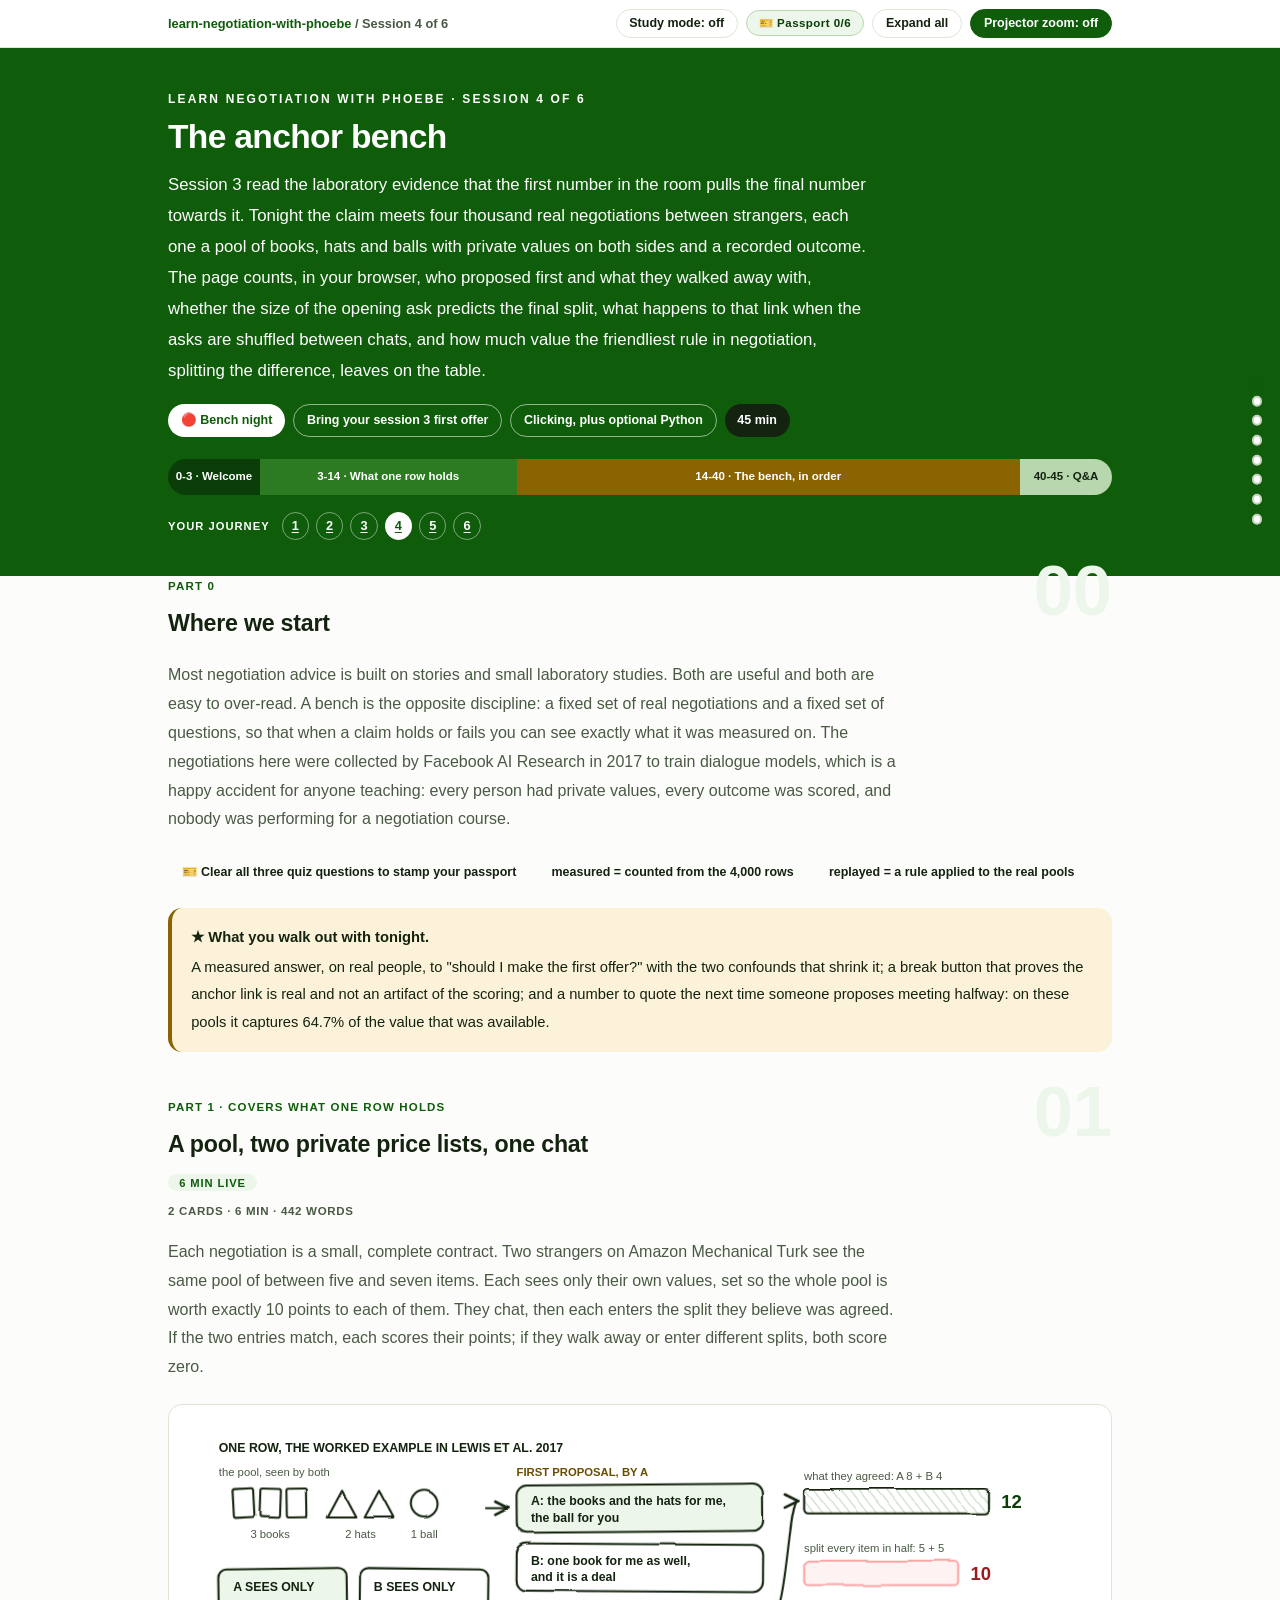
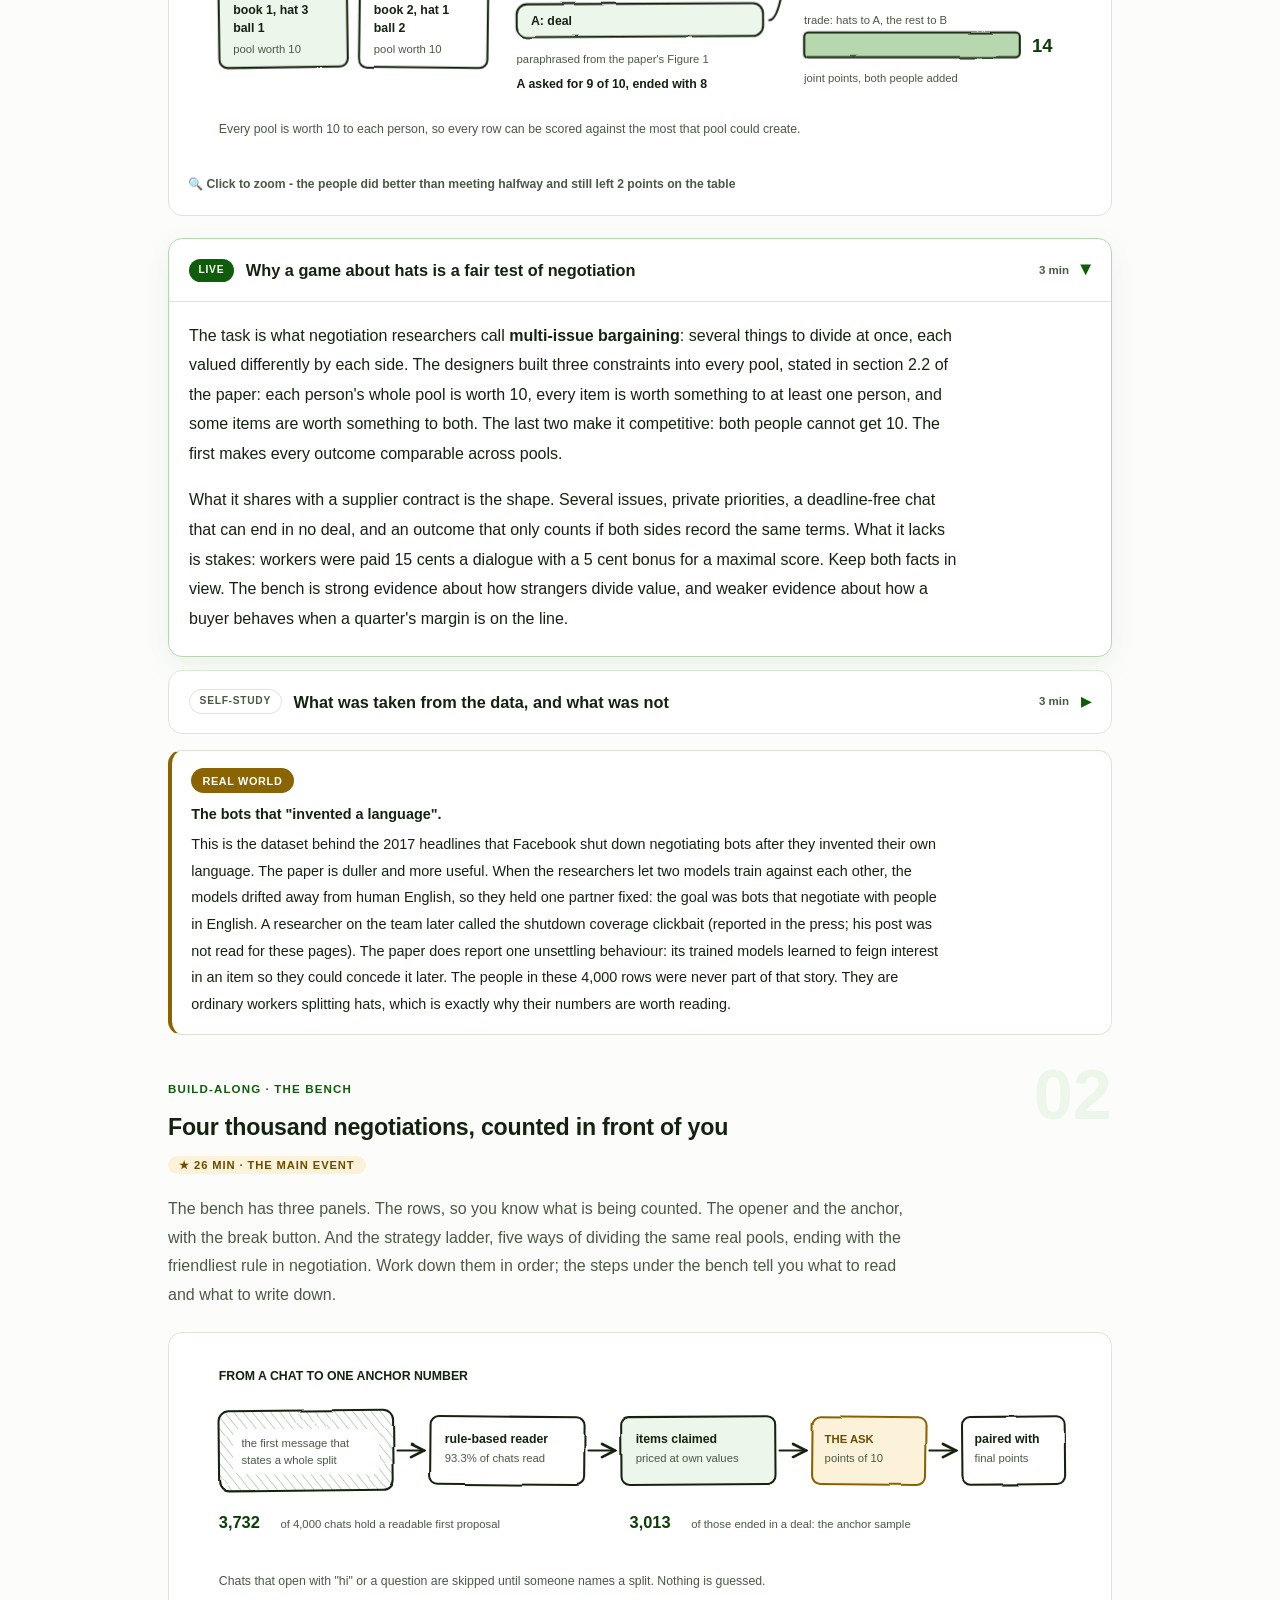
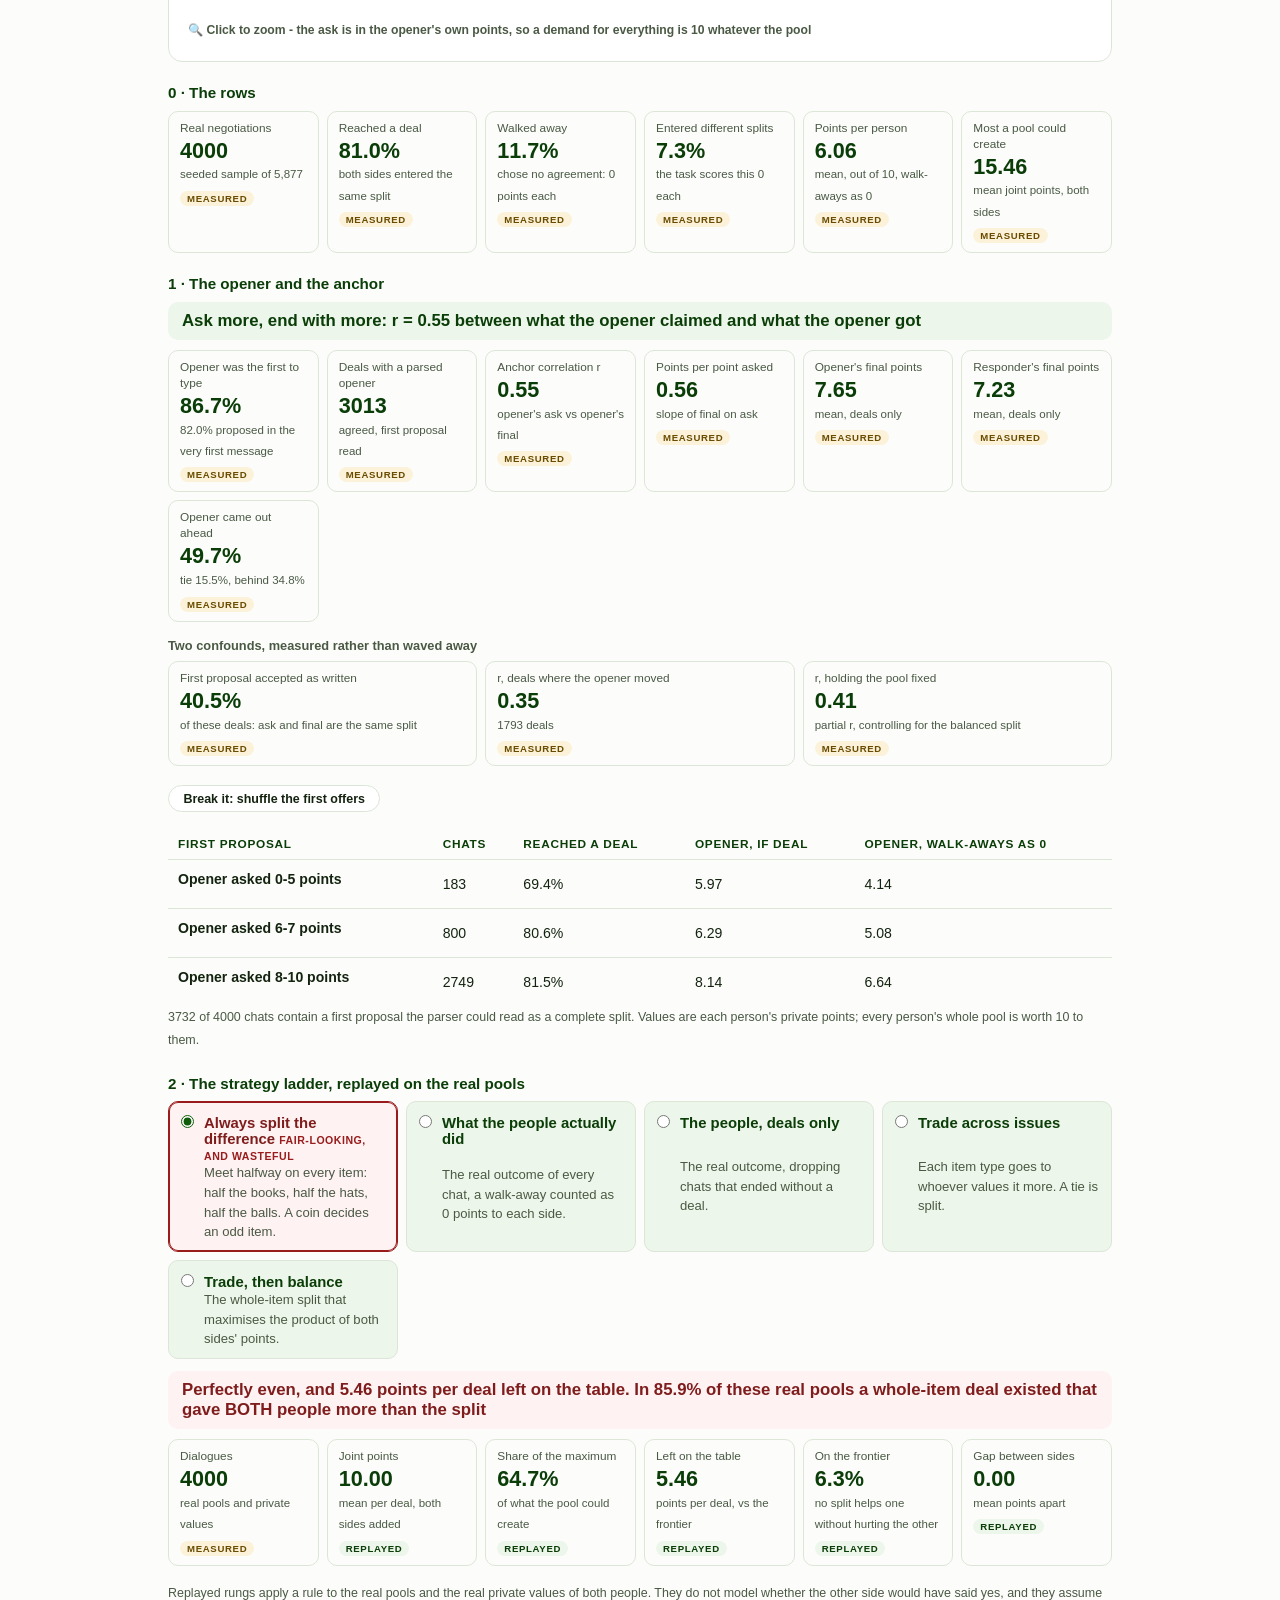
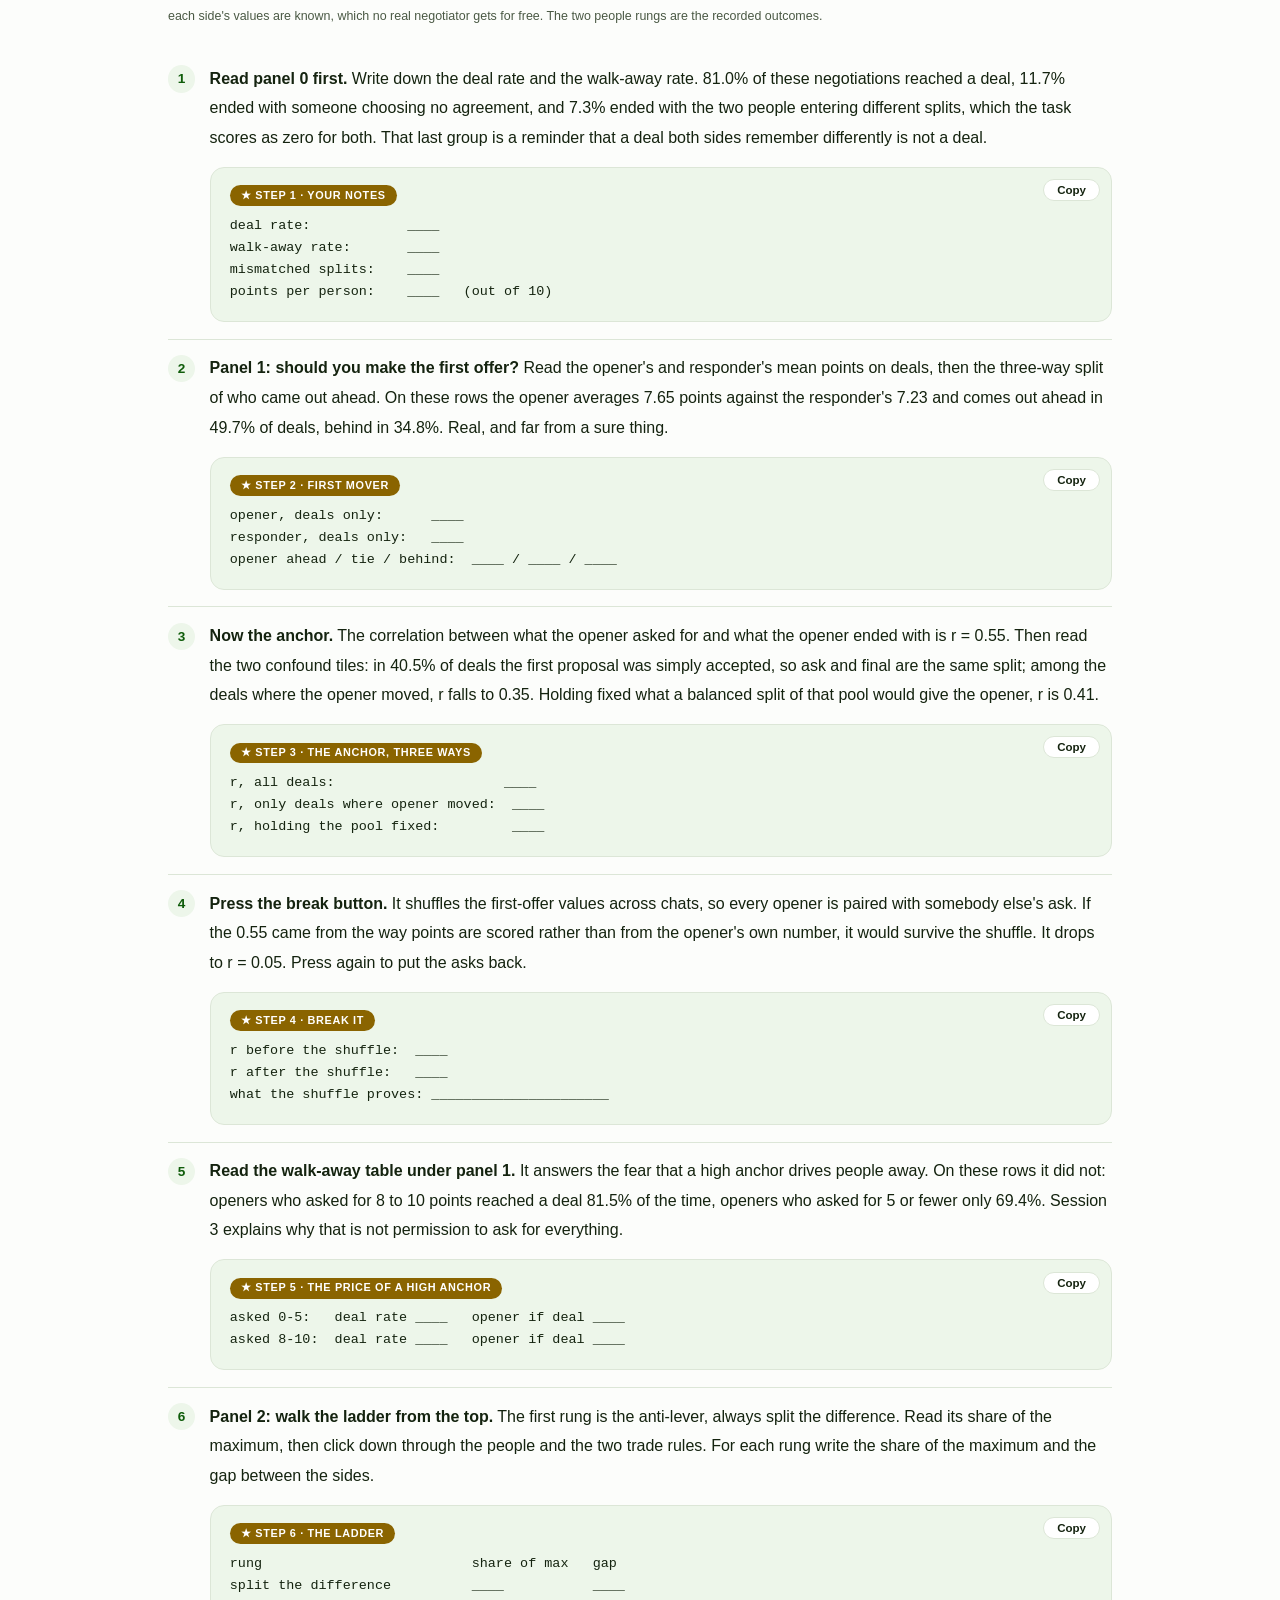
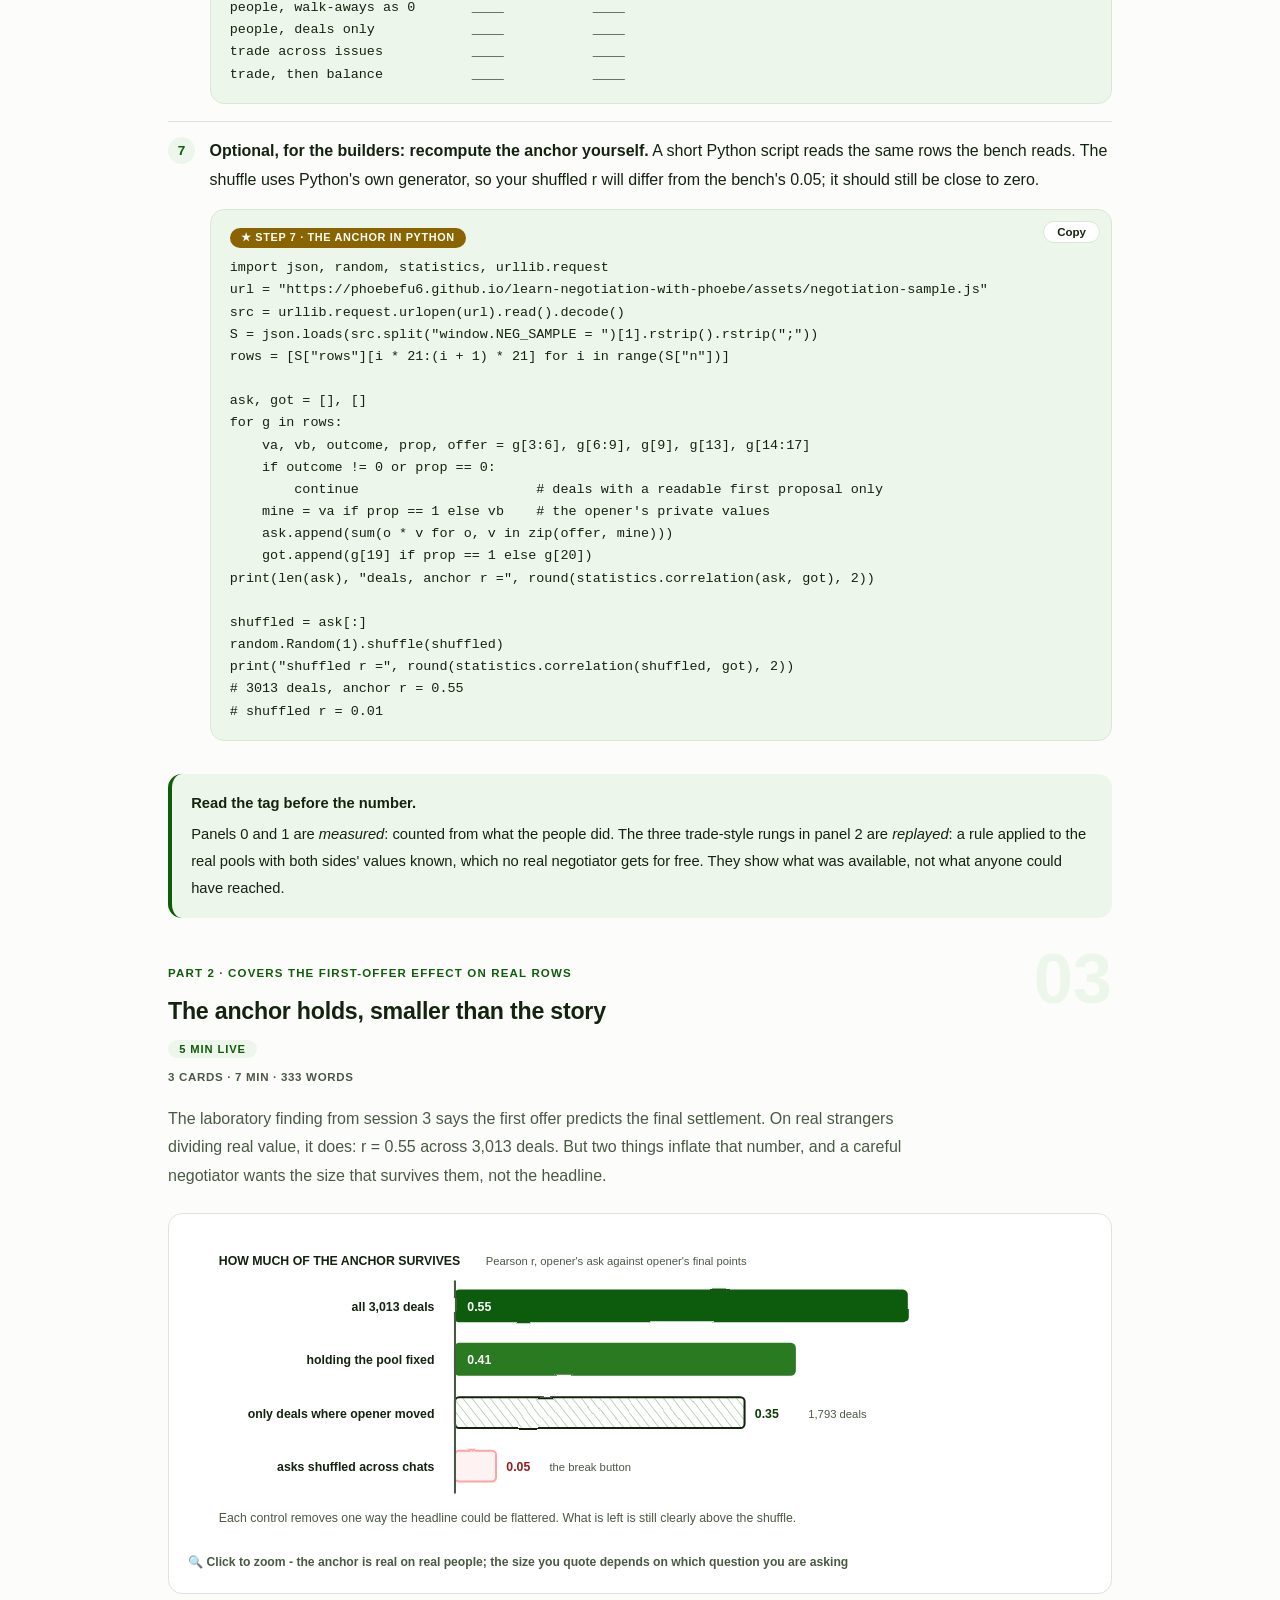
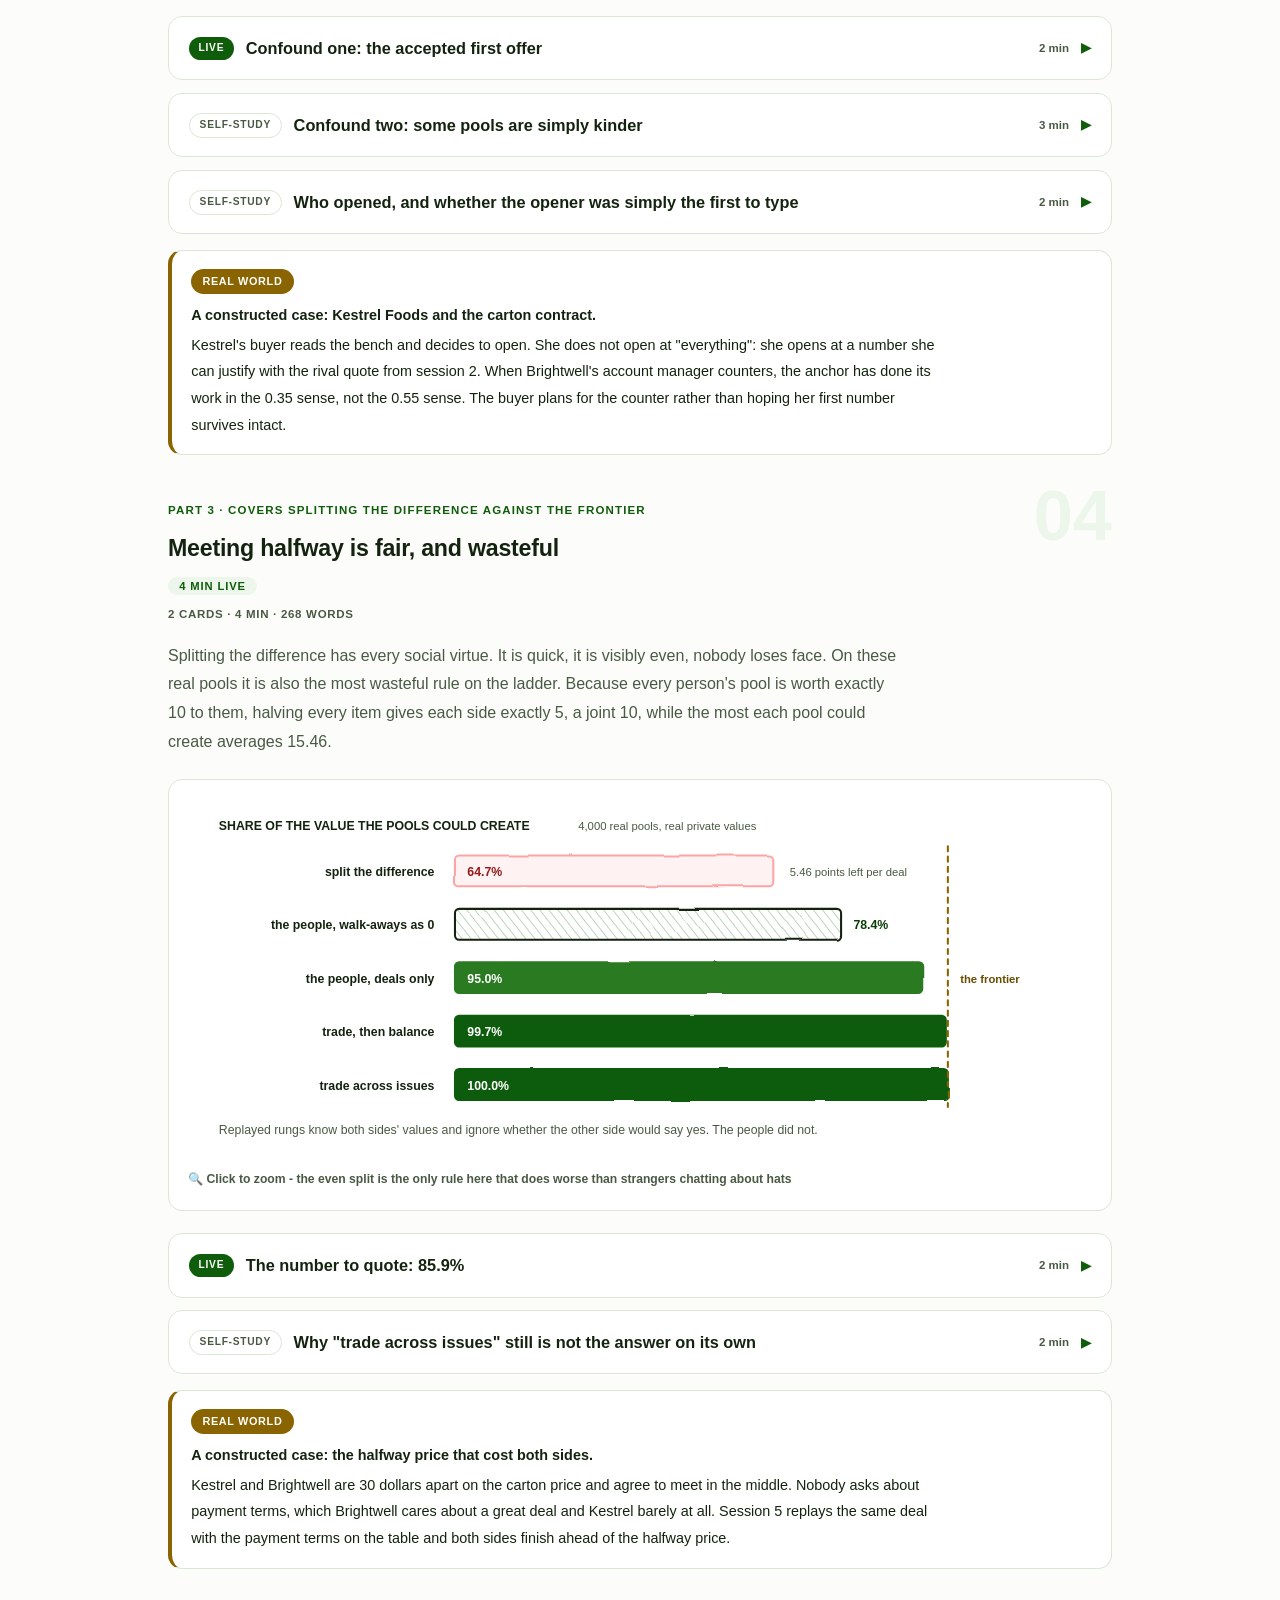
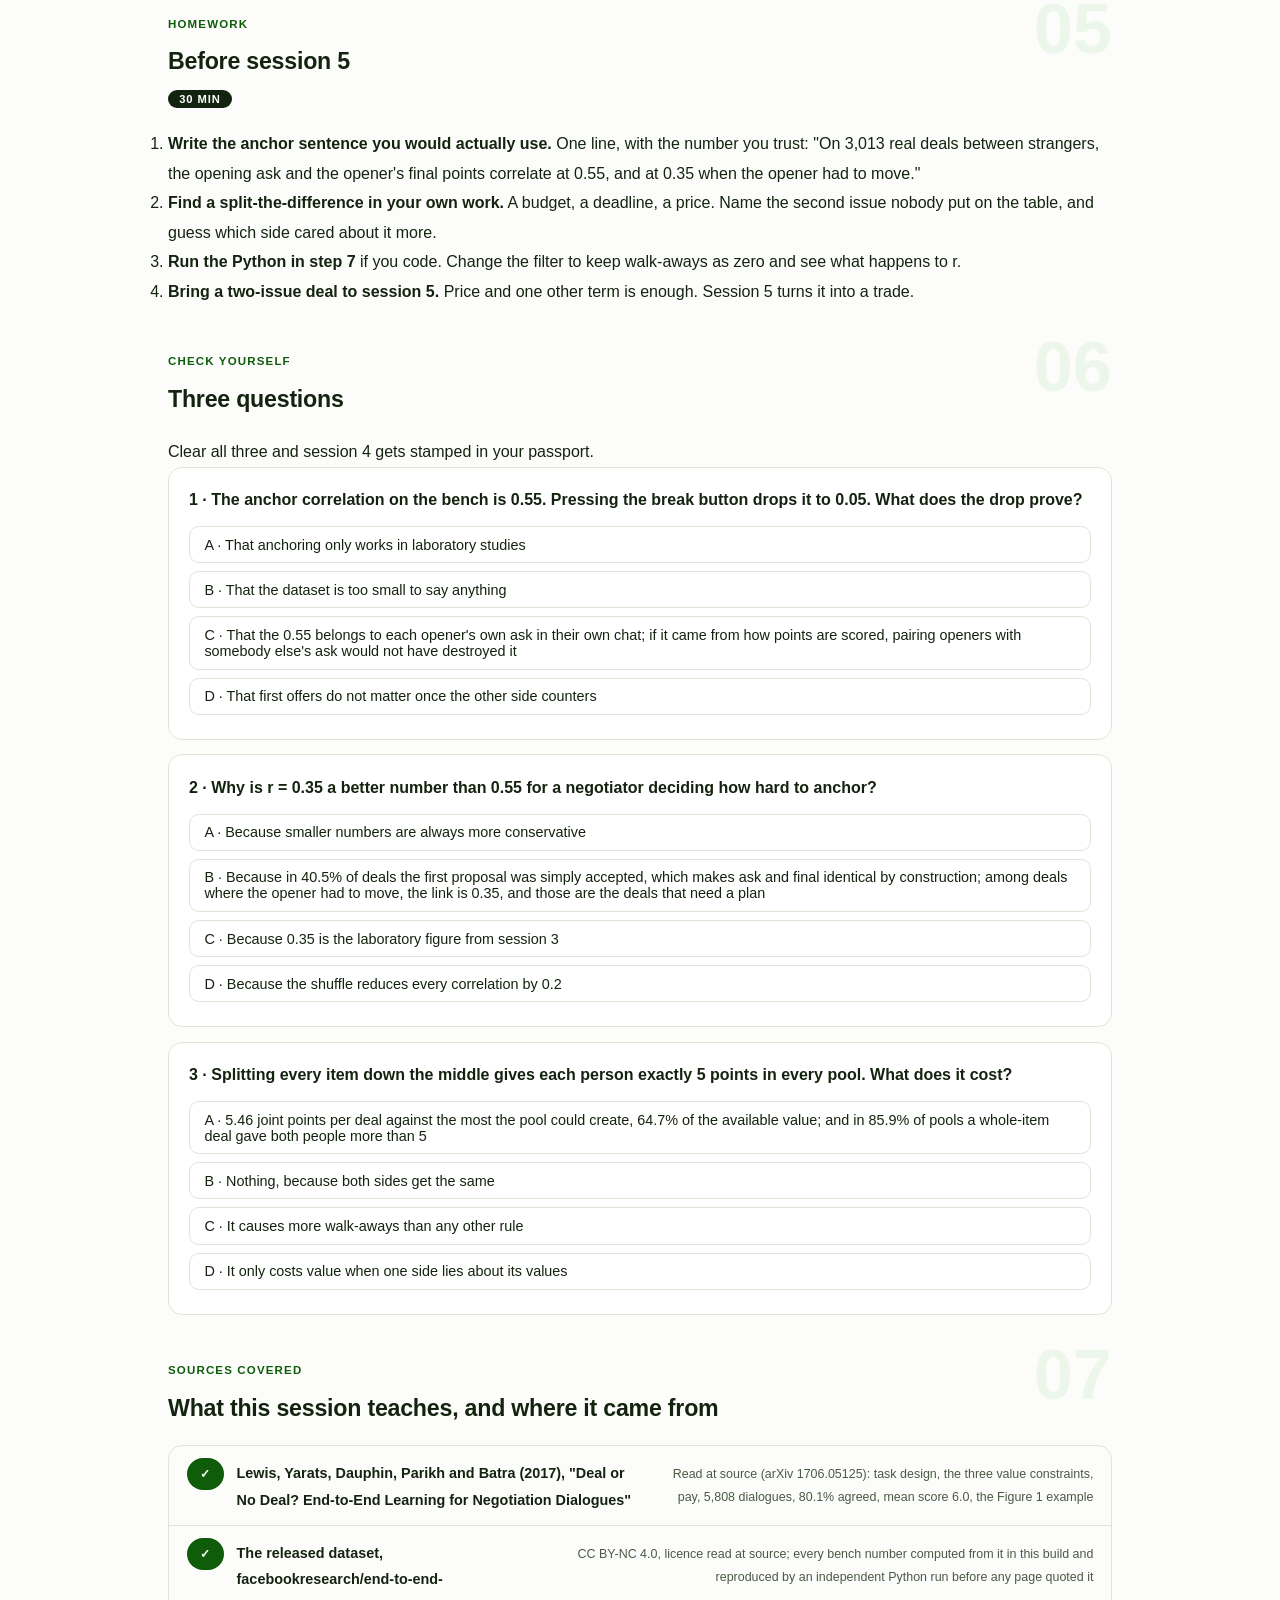
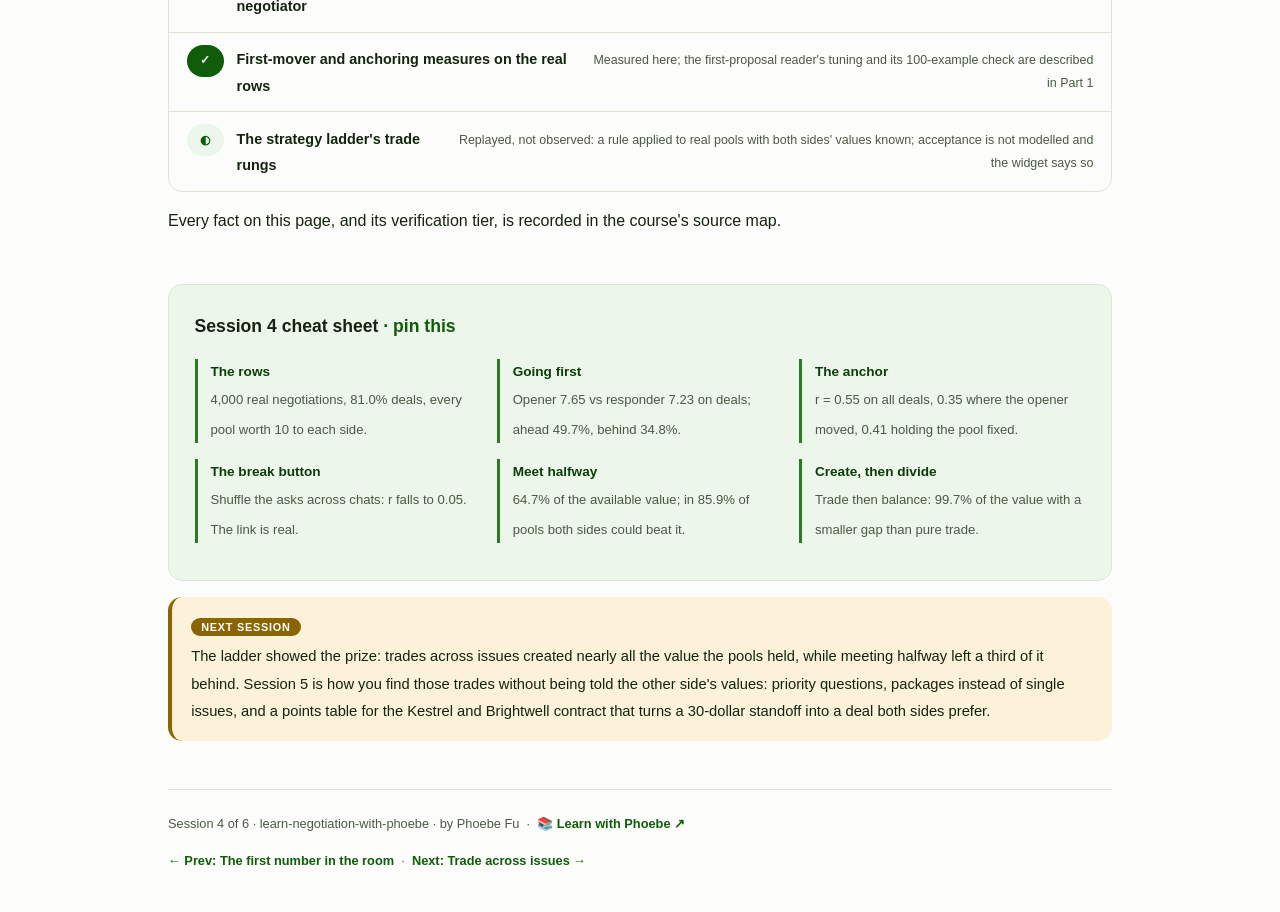
<file: courses/04-the-anchor-bench.html>
<!DOCTYPE html>
<html lang="en">
<head>
<meta charset="UTF-8">
<meta name="viewport" content="width=device-width, initial-scale=1.0">
<!-- social:start -->
<meta name="description" content="Session 4 of 6. 4,000 real human-human negotiations from the FAIR Deal or No Deal dataset, computed in your browser: does the first proposer end with more, does the first offer predict the final split, and how much value does splitting the difference leave on the table.">
<meta property="og:type" content="article">
<meta property="og:site_name" content="Learn with Phoebe">
<meta property="og:title" content="The anchor bench - learn negotiation with phoebe">
<meta property="og:description" content="Session 4 of 6. 4,000 real negotiations, every number counted live. The anchor holds up, a shuffle breaks it, and meeting halfway wastes a third of the pie.">
<meta property="og:url" content="https://phoebefu6.github.io/learn-negotiation-with-phoebe/courses/04-the-anchor-bench.html">
<meta property="og:image" content="https://phoebefu6.github.io/learn-negotiation-with-phoebe/assets/og-cover.png">
<meta property="og:image:width" content="1200">
<meta property="og:image:height" content="630">
<meta name="twitter:card" content="summary_large_image">
<meta name="twitter:title" content="The anchor bench - learn negotiation with phoebe">
<meta name="twitter:description" content="Session 4 of 6. Real negotiations, counted live: the first offer, the final split, and the cost of meeting halfway.">
<meta name="twitter:image" content="https://phoebefu6.github.io/learn-negotiation-with-phoebe/assets/og-cover.png">
<!-- social:end -->
<title>Session 4 · The anchor bench - learn negotiation with phoebe</title>
<link rel="stylesheet" href="../assets/style.css?v=20">
</head>
<body>

<div class="toolbar">
  <div class="wrap">
    <span class="crumb"><a href="../index.html">learn-negotiation-with-phoebe</a> / Session 4 of 6</span>
    <button class="btn" id="toggle-all" type="button">Expand all</button>
    <button class="btn primary" id="zoom-toggle" type="button">Projector zoom: off</button>
  </div>
</div>

<header class="masthead">
  <div class="wrap">
    <div class="eyebrow">Learn Negotiation with Phoebe · Session 4 of 6</div>
    <h1>The anchor <span class="accent">bench</span></h1>
    <p class="sub">Session 3 read the laboratory evidence that the first number in the room pulls the final number towards it. Tonight the claim meets four thousand real negotiations between strangers, each one a pool of books, hats and balls with private values on both sides and a recorded outcome. The page counts, in your browser, who proposed first and what they walked away with, whether the size of the opening ask predicts the final split, what happens to that link when the asks are shuffled between chats, and how much value the friendliest rule in negotiation, splitting the difference, leaves on the table.</p>
    <div class="chip-row">
      <span class="chip level">🔴 Bench night</span>
      <span class="chip audience">Bring your session 3 first offer</span>
      <span class="chip audience">Clicking, plus optional Python</span>
      <span class="chip time">45 min</span>
    </div>
    <div class="agenda">
      <span class="a1" style="flex:1">0-3 · Welcome</span>
      <span class="a2" style="flex:3">3-14 · What one row holds</span>
      <span class="a3" style="flex:6">14-40 · The bench, in order</span>
      <span class="a4" style="flex:1">40-45 · Q&amp;A</span>
    </div>
  </div>
</header>

<main class="wrap">

  <section class="section" id="intro">
    <div class="section-kicker">
      <span class="klabel">Part 0</span>
      <h2>Where we start</h2>
    </div>
    <p class="lede">Most negotiation advice is built on stories and small laboratory studies. Both are useful and both are easy to over-read. A bench is the opposite discipline: a fixed set of real negotiations and a fixed set of questions, so that when a claim holds or fails you can see exactly what it was measured on. The negotiations here were collected by Facebook AI Research in 2017 to train dialogue models, which is a happy accident for anyone teaching: every person had private values, every outcome was scored, and nobody was performing for a negotiation course.</p>

    <div class="legend">
      <span class="pill">🎫 Clear all three quiz questions to stamp your passport</span>
      <span class="pill">measured = counted from the 4,000 rows</span>
      <span class="pill">replayed = a rule applied to the real pools</span>
    </div>

    <div class="callout win">
      <p><strong>★ What you walk out with tonight.</strong> A measured answer, on real people, to "should I make the first offer?" with the two confounds that shrink it; a break button that proves the anchor link is real and not an artifact of the scoring; and a number to quote the next time someone proposes meeting halfway: on these pools it captures 64.7% of the value that was available.</p>
    </div>
  </section>

  <section class="section" id="part-1">
    <div class="section-kicker">
      <span class="klabel">Part 1 · covers what one row holds</span>
      <h2>A pool, two private price lists, one chat</h2>
      <span class="tag concept">6 min live</span>
    </div>
    <p class="lede">Each negotiation is a small, complete contract. Two strangers on Amazon Mechanical Turk see the same pool of between five and seven items. Each sees only their own values, set so the whole pool is worth exactly 10 points to each of them. They chat, then each enters the split they believe was agreed. If the two entries match, each scores their points; if they walk away or enter different splits, both score zero.</p>

    <figure class="zoomable">
      <svg viewBox="0 0 880 330" xmlns="http://www.w3.org/2000/svg" role="img" aria-label="The worked example from Lewis and colleagues 2017. A pool of three books, two hats and one ball. Person A values a book at 1, a hat at 3, the ball at 1. Person B values a book at 2, a hat at 1, the ball at 2. A opens by asking for the books and the hats, worth 9 of A's 10 points. B asks for one book as well and A agrees. A ends with 8 points and B with 4, joint 12. Splitting every item in half would give 10. The best trade, hats to A and the rest to B, gives 14.">
        <defs>
          <filter id="s4aSk" x="-3%" y="-3%" width="106%" height="106%"><feTurbulence type="fractalNoise" baseFrequency="0.02" numOctaves="2" seed="13" result="n"/><feDisplacementMap in="SourceGraphic" in2="n" scale="2.4" xChannelSelector="R" yChannelSelector="G"/></filter>
          <pattern id="s4aHc" patternUnits="userSpaceOnUse" width="7" height="7" patternTransform="rotate(-38)"><line x1="0" y1="0" x2="0" y2="7" stroke="#0F5C0A" stroke-width="1" opacity=".5"/></pattern>
          <marker id="s4aAr" viewBox="0 0 10 10" refX="9" refY="5" markerWidth="8" markerHeight="8" orient="auto"><path d="M1 1 L9 5 L1 9" fill="none" stroke="#14230F" stroke-width="1.6" stroke-linecap="round"/></marker>
        </defs>
        <style>
          .s4aH { font: 800 12px Inter, sans-serif; fill: #14230F; }
          .s4aL { font: 600 12px Inter, sans-serif; fill: #14230F; }
          .s4aS { font: 400 11px Inter, sans-serif; fill: #4A5944; }
          .s4aB { font: 800 11px Inter, sans-serif; fill: #6A4C00; }
          .s4aV { font: 800 18px Inter, sans-serif; fill: #0A3D07; }
          .s4aR { font: 800 18px Inter, sans-serif; fill: #991B1B; }
          .s4aN { font: 400 12px Inter, sans-serif; fill: #4A5944; }
        </style>

        <text class="s4aH" x="30" y="26">ONE ROW, THE WORKED EXAMPLE IN LEWIS ET AL. 2017</text>

        <g filter="url(#s4aSk)" fill="none" stroke="#14230F" stroke-width="2" stroke-linecap="round" stroke-linejoin="round">
          <!-- the pool: three books, two hats, one ball -->
          <rect x="44" y="62" width="20" height="28" rx="2" transform="rotate(-3 54 76)" fill="#FFFFFF"/>
          <rect x="70" y="62" width="20" height="28" rx="2" transform="rotate(2 80 76)" fill="#FFFFFF"/>
          <rect x="96" y="62" width="20" height="28" rx="2" transform="rotate(-1 106 76)" fill="#FFFFFF"/>
          <path d="M136 90 L150 64 L164 90 Z" fill="#FFFFFF"/>
          <path d="M172 90 L186 64 L200 90 Z" fill="#FFFFFF"/>
          <circle cx="230" cy="77" r="13" fill="#FFFFFF"/>
          <!-- two private value cards -->
          <rect x="30" y="140" width="125" height="96" rx="8" transform="rotate(-0.8 92 188)" fill="#EDF6EA"/>
          <rect x="167" y="140" width="125" height="96" rx="8" transform="rotate(0.7 229 188)" fill="#FFFFFF"/>
          <!-- chat bubbles -->
          <rect x="320" y="58" width="240" height="46" rx="10" transform="rotate(-0.5 440 81)" fill="#EDF6EA"/>
          <rect x="320" y="116" width="240" height="46" rx="10" transform="rotate(0.4 440 139)" fill="#FFFFFF"/>
          <rect x="320" y="174" width="240" height="32" rx="10" transform="rotate(-0.3 440 190)" fill="#EDF6EA"/>
          <!-- three outcome bars, joint points 0..16 mapped to 0..240 -->
          <rect x="600" y="62" width="180" height="24" rx="4" fill="url(#s4aHc)"/>
          <rect x="600" y="132" width="150" height="24" rx="4" fill="#FEF2F2" stroke="#FCA5A5"/>
          <rect x="600" y="202" width="210" height="24" rx="4" fill="#B7D8AE"/>
          <path d="M290 81 L312 81" marker-end="url(#s4aAr)"/>
          <path d="M566 190 C584 190 584 74 594 74" marker-end="url(#s4aAr)"/>
        </g>

        <text class="s4aS" x="30" y="50">the pool, seen by both</text>
        <text class="s4aS" x="80" y="110" text-anchor="middle">3 books</text>
        <text class="s4aS" x="168" y="110" text-anchor="middle">2 hats</text>
        <text class="s4aS" x="230" y="110" text-anchor="middle">1 ball</text>

        <text class="s4aH" x="44" y="162">A SEES ONLY</text>
        <text class="s4aL" x="44" y="184">book 1, hat 3</text>
        <text class="s4aL" x="44" y="202">ball 1</text>
        <text class="s4aS" x="44" y="222">pool worth 10</text>
        <text class="s4aH" x="181" y="162">B SEES ONLY</text>
        <text class="s4aL" x="181" y="184">book 2, hat 1</text>
        <text class="s4aL" x="181" y="202">ball 2</text>
        <text class="s4aS" x="181" y="222">pool worth 10</text>

        <text class="s4aB" x="320" y="50">FIRST PROPOSAL, BY A</text>
        <text class="s4aL" x="334" y="78">A: the books and the hats for me,</text>
        <text class="s4aL" x="334" y="94">the ball for you</text>
        <text class="s4aL" x="334" y="136">B: one book for me as well,</text>
        <text class="s4aL" x="334" y="152">and it is a deal</text>
        <text class="s4aL" x="334" y="195">A: deal</text>
        <text class="s4aS" x="320" y="232">paraphrased from the paper's Figure 1</text>
        <text class="s4aL" x="320" y="256">A asked for 9 of 10, ended with 8</text>

        <text class="s4aS" x="600" y="54">what they agreed: A 8 + B 4</text>
        <text class="s4aV" x="792" y="81">12</text>
        <text class="s4aS" x="600" y="124">split every item in half: 5 + 5</text>
        <text class="s4aR" x="762" y="151">10</text>
        <text class="s4aS" x="600" y="194">trade: hats to A, the rest to B</text>
        <text class="s4aV" x="822" y="221">14</text>
        <text class="s4aS" x="600" y="250">joint points, both people added</text>

        <text class="s4aN" x="30" y="300">Every pool is worth 10 to each person, so every row can be scored against the most that pool could create.</text>
      </svg>
      <figcaption>🔍 Click to zoom - the people did better than meeting halfway and still left 2 points on the table</figcaption>
    </figure>

    <details class="card" open>
      <summary><span class="mode live">Live</span>Why a game about hats is a fair test of negotiation<span class="mini">3 min</span><span class="caret">▶</span></summary>
      <div class="body">
        <p>The task is what negotiation researchers call <strong>multi-issue bargaining</strong>: several things to divide at once, each valued differently by each side. The designers built three constraints into every pool, stated in section 2.2 of the paper: each person's whole pool is worth 10, every item is worth something to at least one person, and some items are worth something to both. The last two make it competitive: both people cannot get 10. The first makes every outcome comparable across pools.</p>
        <p>What it shares with a supplier contract is the shape. Several issues, private priorities, a deadline-free chat that can end in no deal, and an outcome that only counts if both sides record the same terms. What it lacks is stakes: workers were paid 15 cents a dialogue with a 5 cent bonus for a maximal score. Keep both facts in view. The bench is strong evidence about how strangers divide value, and weaker evidence about how a buyer behaves when a quarter's margin is on the line.</p>
      </div>
    </details>

    <details class="card">
      <summary><span class="mode self">Self-study</span>What was taken from the data, and what was not<span class="mini">3 min</span><span class="caret">▶</span></summary>
      <div class="body">
        <p>The dataset file holds 12,234 lines: each dialogue appears twice, once from each person's side. Pairing the two sides gives 5,916 dialogues; 39 ended with a disconnect and were dropped, leaving 5,877 completed negotiations. The paper reports 5,808; the released file carries slightly more than the paper counted, and nothing here depends on the difference. The rate of deals in the full 5,877 is 81.1%, against the paper's 80.1%, and the mean score per person is 6.06 against the paper's 6.0. The paper's Table 2 also reports that 76.9% of the agreed deals were Pareto optimal, meaning neither side could have gained without the other losing; on the bench sample the same measure is 77.0%. Three independent figures that match is a good sign the pairing and scoring were done the way the authors did them.</p>
        <p>The bench ships a seeded sample of 4,000 of those negotiations as plain integers: the pool, both value lists, the outcome, the split, and the first proposal. No dialogue text is shipped. The data carries a Creative Commons Attribution-NonCommercial licence; derived numbers keep the page small and keep worker text out of a public page.</p>
        <p>"First proposal" needed reading the chat. A rule-based reader looks for the first message, from either person, that states a complete split ("I'll take the hat, you can have the rest"). It was tuned on 200 hand-read examples, which found 11 misreadings that were fixed, then checked on 100 fresh examples, all read correctly. It reads a complete proposal in 93.3% of the sample; the rest open with questions, greetings or half-offers and are left out of the anchor numbers rather than guessed.</p>
      </div>
    </details>

    <div class="callout example">
      <span class="ex-pill">Real world</span>
      <p><strong>The bots that "invented a language".</strong> This is the dataset behind the 2017 headlines that Facebook shut down negotiating bots after they invented their own language. The paper is duller and more useful. When the researchers let two models train against each other, the models drifted away from human English, so they held one partner fixed: the goal was bots that negotiate with people in English. A researcher on the team later called the shutdown coverage clickbait (reported in the press; his post was not read for these pages). The paper does report one unsettling behaviour: its trained models learned to feign interest in an item so they could concede it later. The people in these 4,000 rows were never part of that story. They are ordinary workers splitting hats, which is exactly why their numbers are worth reading.</p>
    </div>
  </section>

  <section class="section" id="bench">
    <div class="section-kicker">
      <span class="klabel">Build-along · the bench</span>
      <h2>Four thousand negotiations, counted in front of you</h2>
      <span class="tag demo">★ 26 min · the main event</span>
    </div>
    <p class="lede">The bench has three panels. The rows, so you know what is being counted. The opener and the anchor, with the break button. And the strategy ladder, five ways of dividing the same real pools, ending with the friendliest rule in negotiation. Work down them in order; the steps under the bench tell you what to read and what to write down.</p>

    <figure class="zoomable">
      <svg viewBox="0 0 880 250" xmlns="http://www.w3.org/2000/svg" role="img" aria-label="How the anchor number is built for each negotiation: the first chat message that states a complete split is read by a rule-based reader into the items the opener claims, which are priced at the opener's own private values to give the ask, out of 10. The ask is then paired with the points the opener actually ended with. 3,732 of 4,000 chats contain a readable first proposal; 3,013 of those ended in a deal.">
        <defs>
          <filter id="s4dSk" x="-3%" y="-3%" width="106%" height="106%"><feTurbulence type="fractalNoise" baseFrequency="0.02" numOctaves="2" seed="29" result="n"/><feDisplacementMap in="SourceGraphic" in2="n" scale="2.4" xChannelSelector="R" yChannelSelector="G"/></filter>
          <pattern id="s4dHc" patternUnits="userSpaceOnUse" width="7" height="7" patternTransform="rotate(-38)"><line x1="0" y1="0" x2="0" y2="7" stroke="#0F5C0A" stroke-width="1" opacity=".5"/></pattern>
          <marker id="s4dAr" viewBox="0 0 10 10" refX="9" refY="5" markerWidth="8" markerHeight="8" orient="auto"><path d="M1 1 L9 5 L1 9" fill="none" stroke="#14230F" stroke-width="1.6" stroke-linecap="round"/></marker>
        </defs>
        <style>
          .s4dH { font: 800 12px Inter, sans-serif; fill: #14230F; }
          .s4dL { font: 600 12px Inter, sans-serif; fill: #14230F; }
          .s4dS { font: 400 11px Inter, sans-serif; fill: #4A5944; }
          .s4dB { font: 800 11px Inter, sans-serif; fill: #6A4C00; }
          .s4dV { font: 800 16px Inter, sans-serif; fill: #0A3D07; }
          .s4dN { font: 400 12px Inter, sans-serif; fill: #4A5944; }
        </style>

        <text class="s4dH" x="30" y="26">FROM A CHAT TO ONE ANCHOR NUMBER</text>

        <g filter="url(#s4dSk)" fill="none" stroke="#14230F" stroke-width="2" stroke-linecap="round" stroke-linejoin="round">
          <rect x="30" y="56" width="170" height="78" rx="10" transform="rotate(-0.6 115 95)" fill="url(#s4dHc)"/>
          <rect x="236" y="62" width="150" height="66" rx="8" transform="rotate(0.5 311 95)" fill="#FFFFFF"/>
          <rect x="422" y="62" width="150" height="66" rx="8" transform="rotate(-0.4 497 95)" fill="#EDF6EA"/>
          <rect x="608" y="62" width="110" height="66" rx="8" transform="rotate(0.6 663 95)" fill="#FBF2D9" stroke="#8A6400"/>
          <rect x="754" y="62" width="100" height="66" rx="8" transform="rotate(-0.5 804 95)" fill="#FFFFFF"/>
          <path d="M204 95 L230 95" marker-end="url(#s4dAr)"/>
          <path d="M390 95 L416 95" marker-end="url(#s4dAr)"/>
          <path d="M576 95 L602 95" marker-end="url(#s4dAr)"/>
          <path d="M722 95 L748 95" marker-end="url(#s4dAr)"/>
        </g>

        <rect x="44" y="74" width="142" height="44" rx="6" fill="#FFFFFF"/>
        <text class="s4dS" x="52" y="92">the first message that</text>
        <text class="s4dS" x="52" y="108">states a whole split</text>
        <text class="s4dL" x="250" y="88">rule-based reader</text>
        <text class="s4dS" x="250" y="106">93.3% of chats read</text>
        <text class="s4dL" x="436" y="88">items claimed</text>
        <text class="s4dS" x="436" y="106">priced at own values</text>
        <text class="s4dB" x="620" y="88">THE ASK</text>
        <text class="s4dS" x="620" y="106">points of 10</text>
        <text class="s4dL" x="766" y="88">paired with</text>
        <text class="s4dS" x="766" y="106">final points</text>

        <text class="s4dV" x="30" y="170">3,732</text>
        <text class="s4dS" x="90" y="170">of 4,000 chats hold a readable first proposal</text>
        <text class="s4dV" x="430" y="170">3,013</text>
        <text class="s4dS" x="490" y="170">of those ended in a deal: the anchor sample</text>

        <text class="s4dN" x="30" y="226">Chats that open with "hi" or a question are skipped until someone names a split. Nothing is guessed.</text>
      </svg>
      <figcaption>🔍 Click to zoom - the ask is in the opener's own points, so a demand for everything is 10 whatever the pool</figcaption>
    </figure>

    <div id="neg-bench"></div>

    <div class="steps">
      <div class="step">
        <p><strong>Read panel 0 first.</strong> Write down the deal rate and the walk-away rate. 81.0% of these negotiations reached a deal, 11.7% ended with someone choosing no agreement, and 7.3% ended with the two people entering different splits, which the task scores as zero for both. That last group is a reminder that a deal both sides remember differently is not a deal.</p>
        <div class="prompt-box good"><span class="label">★ Step 1 · your notes</span>deal rate:            ____
walk-away rate:       ____
mismatched splits:    ____
points per person:    ____   (out of 10)</div>
      </div>
      <div class="step">
        <p><strong>Panel 1: should you make the first offer?</strong> Read the opener's and responder's mean points on deals, then the three-way split of who came out ahead. On these rows the opener averages 7.65 points against the responder's 7.23 and comes out ahead in 49.7% of deals, behind in 34.8%. Real, and far from a sure thing.</p>
        <div class="prompt-box good"><span class="label">★ Step 2 · first mover</span>opener, deals only:      ____
responder, deals only:   ____
opener ahead / tie / behind:  ____ / ____ / ____</div>
      </div>
      <div class="step">
        <p><strong>Now the anchor.</strong> The correlation between what the opener asked for and what the opener ended with is r = 0.55. Then read the two confound tiles: in 40.5% of deals the first proposal was simply accepted, so ask and final are the same split; among the deals where the opener moved, r falls to 0.35. Holding fixed what a balanced split of that pool would give the opener, r is 0.41.</p>
        <div class="prompt-box good"><span class="label">★ Step 3 · the anchor, three ways</span>r, all deals:                     ____
r, only deals where opener moved:  ____
r, holding the pool fixed:         ____</div>
      </div>
      <div class="step">
        <p><strong>Press the break button.</strong> It shuffles the first-offer values across chats, so every opener is paired with somebody else's ask. If the 0.55 came from the way points are scored rather than from the opener's own number, it would survive the shuffle. It drops to r = 0.05. Press again to put the asks back.</p>
        <div class="prompt-box good"><span class="label">★ Step 4 · break it</span>r before the shuffle:  ____
r after the shuffle:   ____
what the shuffle proves: ______________________</div>
      </div>
      <div class="step">
        <p><strong>Read the walk-away table under panel 1.</strong> It answers the fear that a high anchor drives people away. On these rows it did not: openers who asked for 8 to 10 points reached a deal 81.5% of the time, openers who asked for 5 or fewer only 69.4%. Session 3 explains why that is not permission to ask for everything.</p>
        <div class="prompt-box good"><span class="label">★ Step 5 · the price of a high anchor</span>asked 0-5:   deal rate ____   opener if deal ____
asked 8-10:  deal rate ____   opener if deal ____</div>
      </div>
      <div class="step">
        <p><strong>Panel 2: walk the ladder from the top.</strong> The first rung is the anti-lever, always split the difference. Read its share of the maximum, then click down through the people and the two trade rules. For each rung write the share of the maximum and the gap between the sides.</p>
        <div class="prompt-box good"><span class="label">★ Step 6 · the ladder</span>rung                          share of max   gap
split the difference          ____           ____
people, walk-aways as 0       ____           ____
people, deals only            ____           ____
trade across issues           ____           ____
trade, then balance           ____           ____</div>
      </div>
      <div class="step">
        <p><strong>Optional, for the builders: recompute the anchor yourself.</strong> A short Python script reads the same rows the bench reads. The shuffle uses Python's own generator, so your shuffled r will differ from the bench's 0.05; it should still be close to zero.</p>
        <div class="prompt-box good"><span class="label">★ Step 7 · the anchor in Python</span>import json, random, statistics, urllib.request
url = "https://phoebefu6.github.io/learn-negotiation-with-phoebe/assets/negotiation-sample.js"
src = urllib.request.urlopen(url).read().decode()
S = json.loads(src.split("window.NEG_SAMPLE = ")[1].rstrip().rstrip(";"))
rows = [S["rows"][i * 21:(i + 1) * 21] for i in range(S["n"])]

ask, got = [], []
for g in rows:
    va, vb, outcome, prop, offer = g[3:6], g[6:9], g[9], g[13], g[14:17]
    if outcome != 0 or prop == 0:
        continue                      # deals with a readable first proposal only
    mine = va if prop == 1 else vb    # the opener's private values
    ask.append(sum(o * v for o, v in zip(offer, mine)))
    got.append(g[19] if prop == 1 else g[20])
print(len(ask), "deals, anchor r =", round(statistics.correlation(ask, got), 2))

shuffled = ask[:]
random.Random(1).shuffle(shuffled)
print("shuffled r =", round(statistics.correlation(shuffled, got), 2))
# 3013 deals, anchor r = 0.55
# shuffled r = 0.01</div>
      </div>
    </div>

    <div class="callout tip">
      <p><strong>Read the tag before the number.</strong> Panels 0 and 1 are <em>measured</em>: counted from what the people did. The three trade-style rungs in panel 2 are <em>replayed</em>: a rule applied to the real pools with both sides' values known, which no real negotiator gets for free. They show what was available, not what anyone could have reached.</p>
    </div>
  </section>

  <section class="section" id="part-2">
    <div class="section-kicker">
      <span class="klabel">Part 2 · covers the first-offer effect on real rows</span>
      <h2>The anchor holds, smaller than the story</h2>
      <span class="tag concept">5 min live</span>
    </div>
    <p class="lede">The laboratory finding from session 3 says the first offer predicts the final settlement. On real strangers dividing real value, it does: r = 0.55 across 3,013 deals. But two things inflate that number, and a careful negotiator wants the size that survives them, not the headline.</p>

    <figure class="zoomable">
      <svg viewBox="0 0 880 300" xmlns="http://www.w3.org/2000/svg" role="img" aria-label="Four bars of Pearson r between the opener's ask and the opener's final points. All 3,013 deals: 0.55. Holding fixed what a balanced split would give the opener: 0.41. Only the 1,793 deals where the opener moved from the first proposal: 0.35. First offers shuffled across chats: 0.05.">
        <defs>
          <filter id="s4bSk" x="-3%" y="-3%" width="106%" height="106%"><feTurbulence type="fractalNoise" baseFrequency="0.02" numOctaves="2" seed="31" result="n"/><feDisplacementMap in="SourceGraphic" in2="n" scale="2.4" xChannelSelector="R" yChannelSelector="G"/></filter>
          <pattern id="s4bHc" patternUnits="userSpaceOnUse" width="7" height="7" patternTransform="rotate(-38)"><line x1="0" y1="0" x2="0" y2="7" stroke="#0F5C0A" stroke-width="1" opacity=".5"/></pattern>
        </defs>
        <style>
          .s4bH { font: 800 12px Inter, sans-serif; fill: #14230F; }
          .s4bL { font: 600 12px Inter, sans-serif; fill: #14230F; }
          .s4bS { font: 400 11px Inter, sans-serif; fill: #4A5944; }
          .s4bW { font: 800 12px Inter, sans-serif; fill: #FFFFFF; }
          .s4bV { font: 800 12px Inter, sans-serif; fill: #0A3D07; }
          .s4bR { font: 800 12px Inter, sans-serif; fill: #991B1B; }
          .s4bN { font: 400 12px Inter, sans-serif; fill: #4A5944; }
        </style>

        <text class="s4bH" x="30" y="30">HOW MUCH OF THE ANCHOR SURVIVES</text>
        <text class="s4bS" x="290" y="30">Pearson r, opener's ask against opener's final points</text>

        <g filter="url(#s4bSk)" fill="none" stroke="#14230F" stroke-width="2" stroke-linecap="round" stroke-linejoin="round">
          <rect x="260" y="55" width="440" height="30" rx="4" fill="#0F5C0A" stroke="#0F5C0A"/>
          <rect x="260" y="107" width="331" height="30" rx="4" fill="#2C7A22" stroke="#2C7A22"/>
          <rect x="260" y="159" width="282" height="30" rx="4" fill="url(#s4bHc)"/>
          <rect x="260" y="211" width="40" height="30" rx="4" fill="#FEF2F2" stroke="#FCA5A5"/>
          <path d="M260 46 L260 252" stroke="#4A5944"/>
        </g>

        <text class="s4bL" x="240" y="75" text-anchor="end">all 3,013 deals</text>
        <text class="s4bW" x="272" y="75">0.55</text>
        <text class="s4bL" x="240" y="127" text-anchor="end">holding the pool fixed</text>
        <text class="s4bW" x="272" y="127">0.41</text>
        <text class="s4bL" x="240" y="179" text-anchor="end">only deals where opener moved</text>
        <text class="s4bV" x="552" y="179">0.35</text>
        <text class="s4bS" x="604" y="179">1,793 deals</text>
        <text class="s4bL" x="240" y="231" text-anchor="end">asks shuffled across chats</text>
        <text class="s4bR" x="310" y="231">0.05</text>
        <text class="s4bS" x="352" y="231">the break button</text>

        <text class="s4bN" x="30" y="280">Each control removes one way the headline could be flattered. What is left is still clearly above the shuffle.</text>
      </svg>
      <figcaption>🔍 Click to zoom - the anchor is real on real people; the size you quote depends on which question you are asking</figcaption>
    </figure>

    <details class="card">
      <summary><span class="mode live">Live</span>Confound one: the accepted first offer<span class="mini">2 min</span><span class="caret">▶</span></summary>
      <div class="body">
        <p>In 40.5% of these deals the responder simply accepted the first proposal. In those chats the ask and the final split are the same thing, so they correlate perfectly by construction, and they pull the overall r up. Drop them and ask the sharper question: when the opener did have to move, did a bigger opening still mean a bigger finish? Yes, with r = 0.35 over the remaining 1,793 deals.</p>
        <p>That is the version of the anchoring claim that matters at a real table, because the deals you lose sleep over are the ones where the other side pushes back.</p>
      </div>
    </details>

    <details class="card">
      <summary><span class="mode self">Self-study</span>Confound two: some pools are simply kinder<span class="mini">3 min</span><span class="caret">▶</span></summary>
      <div class="body">
        <p>If your points sit in the one item the other person does not care about, you can ask for a lot and get a lot, and neither number says anything about anchoring: both come from the pool. The bench measures this by computing, for every pool, what the opener would get under a balanced split (the trade-then-balance rung) and holding that fixed. The partial correlation between ask and final is 0.41. Generous pools explain part of the headline, not most of it.</p>
        <p>This is the general move whenever someone shows you a correlation from a negotiation dataset: ask what both numbers share. Here it is the pool. In a sales team it might be the territory, the product, or the season.</p>
      </div>
    </details>

    <details class="card">
      <summary><span class="mode self">Self-study</span>Who opened, and whether the opener was simply the first to type<span class="mini">2 min</span><span class="caret">▶</span></summary>
      <div class="body">
        <p>In 86.7% of the readable chats the first proposal came from the person who typed the first message, and in 82.0% it was in that very first message. The first-mover numbers are therefore close to "the person who spoke first", with one difference worth keeping: a greeting is not an offer. Whoever names the first split anchors the chat, whoever said hello.</p>
        <p>The first-mover advantage here, 7.65 against 7.23 points on deals, is an average over strangers who mostly asked for a lot. Session 3 teaches the conditions under which going first backfires, and those conditions, mostly about what you know and what you reveal, are not visible in this data.</p>
      </div>
    </details>

    <div class="callout example">
      <span class="ex-pill">Real world</span>
      <p><strong>A constructed case: Kestrel Foods and the carton contract.</strong> Kestrel's buyer reads the bench and decides to open. She does not open at "everything": she opens at a number she can justify with the rival quote from session 2. When Brightwell's account manager counters, the anchor has done its work in the 0.35 sense, not the 0.55 sense. The buyer plans for the counter rather than hoping her first number survives intact.</p>
    </div>
  </section>

  <section class="section" id="part-3">
    <div class="section-kicker">
      <span class="klabel">Part 3 · covers splitting the difference against the frontier</span>
      <h2>Meeting halfway is fair, and wasteful</h2>
      <span class="tag concept">4 min live</span>
    </div>
    <p class="lede">Splitting the difference has every social virtue. It is quick, it is visibly even, nobody loses face. On these real pools it is also the most wasteful rule on the ladder. Because every person's pool is worth exactly 10 to them, halving every item gives each side exactly 5, a joint 10, while the most each pool could create averages 15.46.</p>

    <figure class="zoomable">
      <svg viewBox="0 0 880 350" xmlns="http://www.w3.org/2000/svg" role="img" aria-label="Five bars showing the share of the most each real pool could create, summed over 4,000 pools. Split the difference: 64.7 percent. The people, counting walk-aways as zero: 78.4 percent. The people, deals only: 95.0 percent. Trade then balance: 99.7 percent. Trade across issues: 100 percent.">
        <defs>
          <filter id="s4cSk" x="-3%" y="-3%" width="106%" height="106%"><feTurbulence type="fractalNoise" baseFrequency="0.02" numOctaves="2" seed="43" result="n"/><feDisplacementMap in="SourceGraphic" in2="n" scale="2.4" xChannelSelector="R" yChannelSelector="G"/></filter>
          <pattern id="s4cHc" patternUnits="userSpaceOnUse" width="7" height="7" patternTransform="rotate(-38)"><line x1="0" y1="0" x2="0" y2="7" stroke="#0F5C0A" stroke-width="1" opacity=".5"/></pattern>
        </defs>
        <style>
          .s4cH { font: 800 12px Inter, sans-serif; fill: #14230F; }
          .s4cL { font: 600 12px Inter, sans-serif; fill: #14230F; }
          .s4cS { font: 400 11px Inter, sans-serif; fill: #4A5944; }
          .s4cW { font: 800 12px Inter, sans-serif; fill: #FFFFFF; }
          .s4cR { font: 800 12px Inter, sans-serif; fill: #991B1B; }
          .s4cV { font: 800 12px Inter, sans-serif; fill: #0A3D07; }
          .s4cB { font: 800 11px Inter, sans-serif; fill: #6A4C00; }
          .s4cN { font: 400 12px Inter, sans-serif; fill: #4A5944; }
        </style>

        <text class="s4cH" x="30" y="30">SHARE OF THE VALUE THE POOLS COULD CREATE</text>
        <text class="s4cS" x="380" y="30">4,000 real pools, real private values</text>

        <g filter="url(#s4cSk)" fill="none" stroke="#14230F" stroke-width="2" stroke-linecap="round" stroke-linejoin="round">
          <rect x="260" y="55" width="310" height="30" rx="4" fill="#FEF2F2" stroke="#FCA5A5"/>
          <rect x="260" y="107" width="376" height="30" rx="4" fill="url(#s4cHc)"/>
          <rect x="260" y="159" width="456" height="30" rx="4" fill="#2C7A22" stroke="#2C7A22"/>
          <rect x="260" y="211" width="478" height="30" rx="4" fill="#0F5C0A" stroke="#0F5C0A"/>
          <rect x="260" y="263" width="480" height="30" rx="4" fill="#0F5C0A" stroke="#0F5C0A"/>
          <path d="M740 46 L740 300" stroke="#8A6400" stroke-dasharray="5 5"/>
        </g>

        <text class="s4cL" x="240" y="75" text-anchor="end">split the difference</text>
        <text class="s4cR" x="272" y="75">64.7%</text>
        <text class="s4cS" x="586" y="75">5.46 points left per deal</text>
        <text class="s4cL" x="240" y="127" text-anchor="end">the people, walk-aways as 0</text>
        <text class="s4cV" x="648" y="127">78.4%</text>
        <text class="s4cL" x="240" y="179" text-anchor="end">the people, deals only</text>
        <text class="s4cW" x="272" y="179">95.0%</text>
        <text class="s4cL" x="240" y="231" text-anchor="end">trade, then balance</text>
        <text class="s4cW" x="272" y="231">99.7%</text>
        <text class="s4cL" x="240" y="283" text-anchor="end">trade across issues</text>
        <text class="s4cW" x="272" y="283">100.0%</text>
        <text class="s4cB" x="752" y="179">the frontier</text>

        <text class="s4cN" x="30" y="326">Replayed rungs know both sides' values and ignore whether the other side would say yes. The people did not.</text>
      </svg>
      <figcaption>🔍 Click to zoom - the even split is the only rule here that does worse than strangers chatting about hats</figcaption>
    </figure>

    <details class="card">
      <summary><span class="mode live">Live</span>The number to quote: 85.9%<span class="mini">2 min</span><span class="caret">▶</span></summary>
      <div class="body">
        <p>Click the split rung and read its verdict line. In 85.9% of these real pools there was a whole-item deal that gave <em>both</em> people more than the 5 points an even split gives each. That is the anti-lever's honest cost. It is not that meeting halfway is unfair; it is that in most pools both sides could have done better at once, and the halfway rule never looks.</p>
        <p>The honest nuance, because an anti-lever that overstates its case is a lie in the other direction: the split never produces a walk-away, and the people's walk-aways cost them. Counting no-deals as zero, the people capture 78.4% of the available value, well above the split's 64.7%, but their deals-only figure is 95.0%. The split beats nothing; it loses to almost everything that involves talking about what each side cares about.</p>
      </div>
    </details>

    <details class="card">
      <summary><span class="mode self">Self-study</span>Why "trade across issues" still is not the answer on its own<span class="mini">2 min</span><span class="caret">▶</span></summary>
      <div class="body">
        <p>Giving each item to whoever values it more creates all the value there is, 100.0% by construction, but it can be lopsided: the mean gap between the two sides is 2.65 points. The trade-then-balance rung picks, among whole-item splits, the one that maximises the product of both sides' points. It captures 99.7% of the value instead of 100.0% and closes the gap to 2.21. That is the shape of session 5: create the value first, then divide it in a way both sides can sign.</p>
        <p>Both trade rungs assume each side's values are known. At a real table they are not, and finding them out by asking about interests, which is session 1, is most of the work. The rungs show the size of the prize for doing that work.</p>
      </div>
    </details>

    <div class="callout example">
      <span class="ex-pill">Real world</span>
      <p><strong>A constructed case: the halfway price that cost both sides.</strong> Kestrel and Brightwell are 30 dollars apart on the carton price and agree to meet in the middle. Nobody asks about payment terms, which Brightwell cares about a great deal and Kestrel barely at all. Session 5 replays the same deal with the payment terms on the table and both sides finish ahead of the halfway price.</p>
    </div>
  </section>

  <section class="section" id="exercise">
    <div class="section-kicker">
      <span class="klabel">Homework</span>
      <h2>Before session 5</h2>
      <span class="tag exercise">30 min</span>
    </div>
    <ol>
      <li><strong>Write the anchor sentence you would actually use.</strong> One line, with the number you trust: "On 3,013 real deals between strangers, the opening ask and the opener's final points correlate at 0.55, and at 0.35 when the opener had to move."</li>
      <li><strong>Find a split-the-difference in your own work.</strong> A budget, a deadline, a price. Name the second issue nobody put on the table, and guess which side cared about it more.</li>
      <li><strong>Run the Python in step 7</strong> if you code. Change the filter to keep walk-aways as zero and see what happens to r.</li>
      <li><strong>Bring a two-issue deal to session 5.</strong> Price and one other term is enough. Session 5 turns it into a trade.</li>
    </ol>
  </section>

  <section class="section" id="quiz">
    <div class="section-kicker">
      <span class="klabel">Check yourself</span>
      <h2>Three questions</h2>
    </div>
    <p>Clear all three and session 4 gets stamped in your passport.</p>

    <div class="quiz-q" data-answer="2">
      <p class="qtext">1 · The anchor correlation on the bench is 0.55. Pressing the break button drops it to 0.05. What does the drop prove?</p>
      <button class="qopt" type="button">A · That anchoring only works in laboratory studies</button>
      <button class="qopt" type="button">B · That the dataset is too small to say anything</button>
      <button class="qopt" type="button">C · That the 0.55 belongs to each opener's own ask in their own chat; if it came from how points are scored, pairing openers with somebody else's ask would not have destroyed it</button>
      <button class="qopt" type="button">D · That first offers do not matter once the other side counters</button>
      <p class="qwhy">A shuffle is a placebo: it keeps every number in the data and breaks only the pairing. A correlation that survives a shuffle is an artifact. This one collapses, so it is about the ask. The confounds in Part 2 then decide how large it is.</p>
    </div>

    <div class="quiz-q" data-answer="1">
      <p class="qtext">2 · Why is r = 0.35 a better number than 0.55 for a negotiator deciding how hard to anchor?</p>
      <button class="qopt" type="button">A · Because smaller numbers are always more conservative</button>
      <button class="qopt" type="button">B · Because in 40.5% of deals the first proposal was simply accepted, which makes ask and final identical by construction; among deals where the opener had to move, the link is 0.35, and those are the deals that need a plan</button>
      <button class="qopt" type="button">C · Because 0.35 is the laboratory figure from session 3</button>
      <button class="qopt" type="button">D · Because the shuffle reduces every correlation by 0.2</button>
      <p class="qwhy">Both numbers are measured and both are true. They answer different questions. The 0.35 answers the one you face when the other side pushes back.</p>
    </div>

    <div class="quiz-q" data-answer="0">
      <p class="qtext">3 · Splitting every item down the middle gives each person exactly 5 points in every pool. What does it cost?</p>
      <button class="qopt" type="button">A · 5.46 joint points per deal against the most the pool could create, 64.7% of the available value; and in 85.9% of pools a whole-item deal gave both people more than 5</button>
      <button class="qopt" type="button">B · Nothing, because both sides get the same</button>
      <button class="qopt" type="button">C · It causes more walk-aways than any other rule</button>
      <button class="qopt" type="button">D · It only costs value when one side lies about its values</button>
      <p class="qwhy">Even is not the same as efficient. The split never reaches for the trades that make both sides better off, and on these pools such trades existed most of the time. Its one real virtue is that it never ends in a walk-away, which is why the people, with their walk-aways counted as zero, beat it by less than you might expect.</p>
    </div>

    <p class="quiz-score"></p>
  </section>

  <section class="section" id="official">
    <div class="section-kicker">
      <span class="klabel">Sources covered</span>
      <h2>What this session teaches, and where it came from</h2>
    </div>
    <div class="covered">
      <div class="covered-row"><span class="status pill solid">✓</span><span class="name">Lewis, Yarats, Dauphin, Parikh and Batra (2017), "Deal or No Deal? End-to-End Learning for Negotiation Dialogues"</span><span class="note">Read at source (arXiv 1706.05125): task design, the three value constraints, pay, 5,808 dialogues, 80.1% agreed, mean score 6.0, the Figure 1 example</span></div>
      <div class="covered-row"><span class="status pill solid">✓</span><span class="name">The released dataset, facebookresearch/end-to-end-negotiator</span><span class="note">CC BY-NC 4.0, licence read at source; every bench number computed from it in this build and reproduced by an independent Python run before any page quoted it</span></div>
      <div class="covered-row"><span class="status pill solid">✓</span><span class="name">First-mover and anchoring measures on the real rows</span><span class="note">Measured here; the first-proposal reader's tuning and its 100-example check are described in Part 1</span></div>
      <div class="covered-row"><span class="status pill light">◐</span><span class="name">The strategy ladder's trade rungs</span><span class="note">Replayed, not observed: a rule applied to real pools with both sides' values known; acceptance is not modelled and the widget says so</span></div>
    </div>
    <p class="mono" style="margin-top:14px">Every fact on this page, and its verification tier, is recorded in the course's source map.</p>
  </section>

  <section class="cheat" id="cheatsheet">
    <h3>Session 4 cheat sheet <span>· pin this</span></h3>
    <div class="grid-2">
      <div class="cheat-item"><b>The rows</b><span>4,000 real negotiations, 81.0% deals, every pool worth 10 to each side.</span></div>
      <div class="cheat-item"><b>Going first</b><span>Opener 7.65 vs responder 7.23 on deals; ahead 49.7%, behind 34.8%.</span></div>
      <div class="cheat-item"><b>The anchor</b><span>r = 0.55 on all deals, 0.35 where the opener moved, 0.41 holding the pool fixed.</span></div>
      <div class="cheat-item"><b>The break button</b><span>Shuffle the asks across chats: r falls to 0.05. The link is real.</span></div>
      <div class="cheat-item"><b>Meet halfway</b><span>64.7% of the available value; in 85.9% of pools both sides could beat it.</span></div>
      <div class="cheat-item"><b>Create, then divide</b><span>Trade then balance: 99.7% of the value with a smaller gap than pure trade.</span></div>
    </div>
  </section>

  <div class="callout next">
    <span class="nx-pill">Next session</span>
    <p>The ladder showed the prize: trades across issues created nearly all the value the pools held, while meeting halfway left a third of it behind. Session 5 is how you find those trades without being told the other side's values: priority questions, packages instead of single issues, and a points table for the Kestrel and Brightwell contract that turns a 30-dollar standoff into a deal both sides prefer.</p>
  </div>

  <footer class="pagefoot">
    <span>Session 4 of 6 · learn-negotiation-with-phoebe · by Phoebe Fu &nbsp;·&nbsp; 📚 <a href="https://phoebefu6.github.io/learn-with-phoebe/">Learn with Phoebe ↗</a></span>
    <span><a href="03-the-first-number-in-the-room.html">← Prev: The first number in the room</a> &nbsp;·&nbsp; <a href="05-trade-across-issues.html">Next: Trade across issues →</a></span>
  </footer>

</main>

<script src="../assets/negotiation-sample.js?v=1"></script>
<script src="../assets/negotiation-live.js?v=2"></script>
<script src="../assets/app.js?v=18"></script>
</body>
</html>
</file>
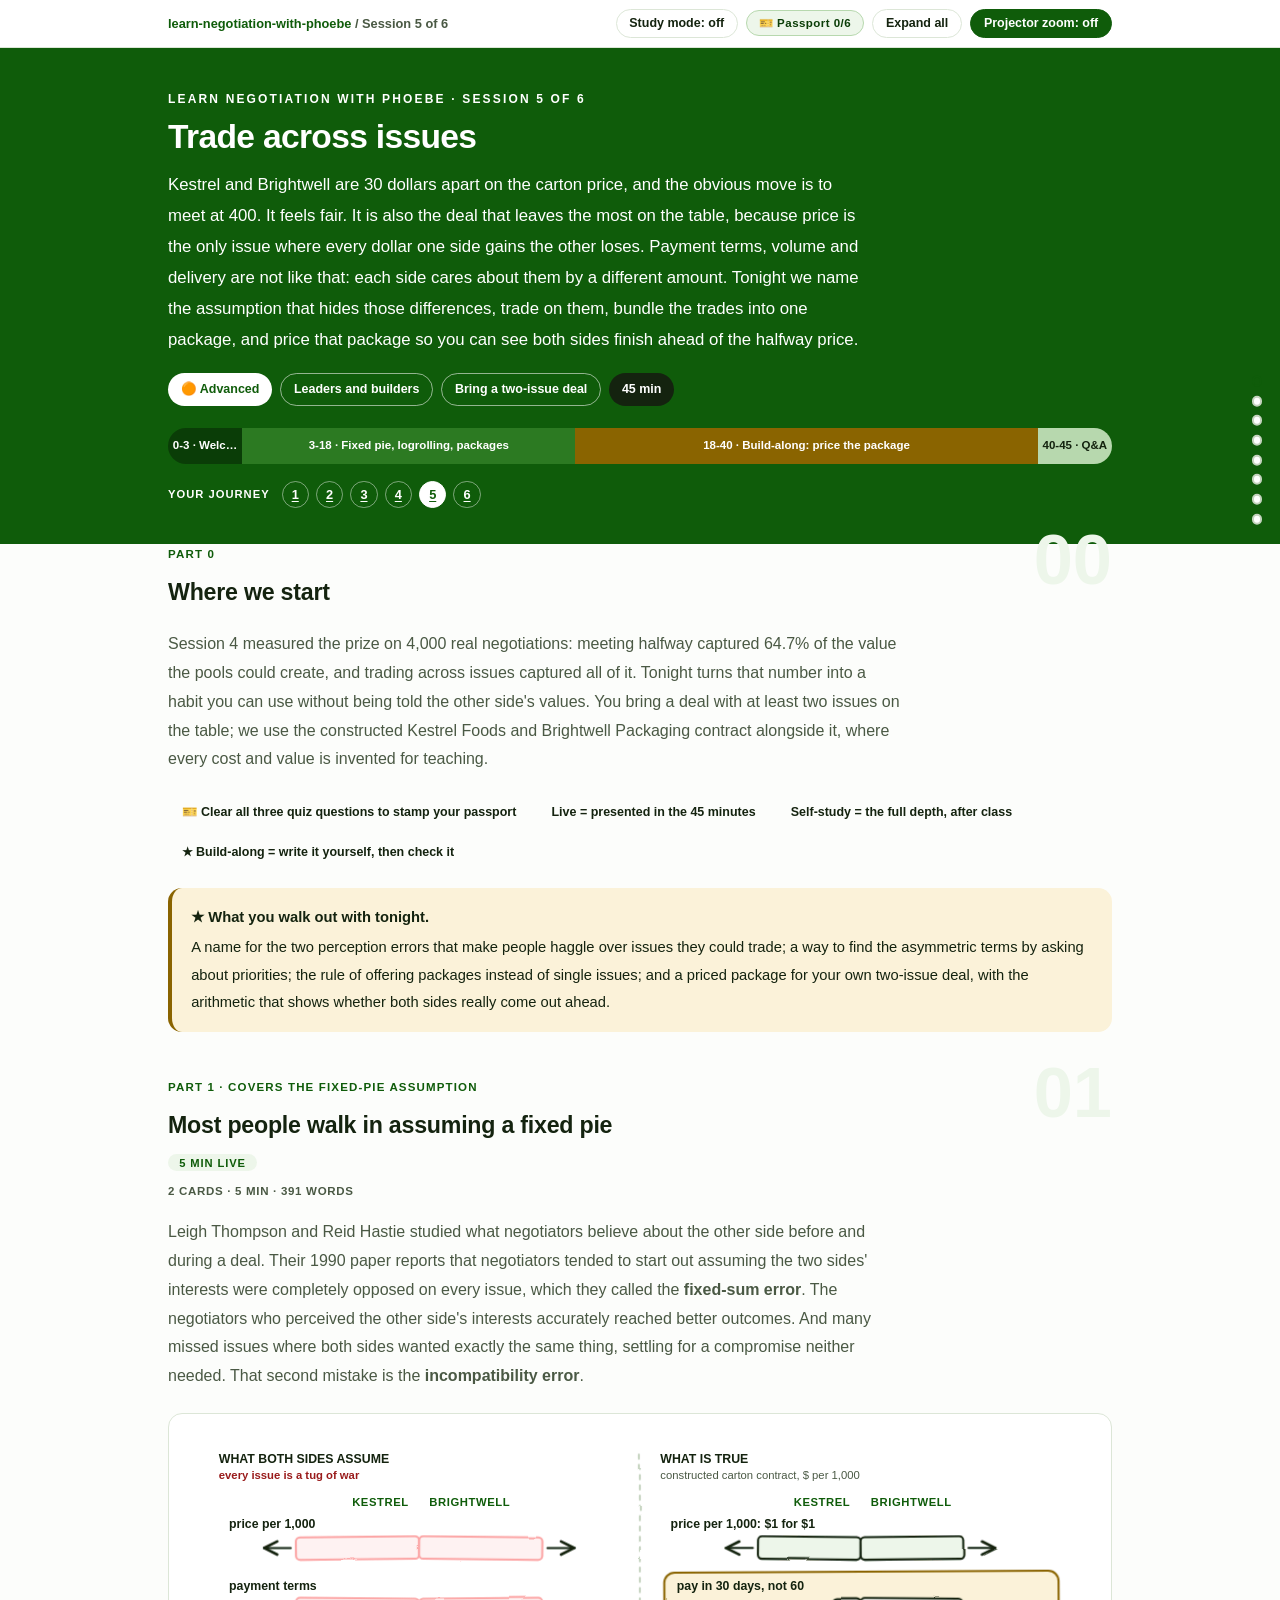
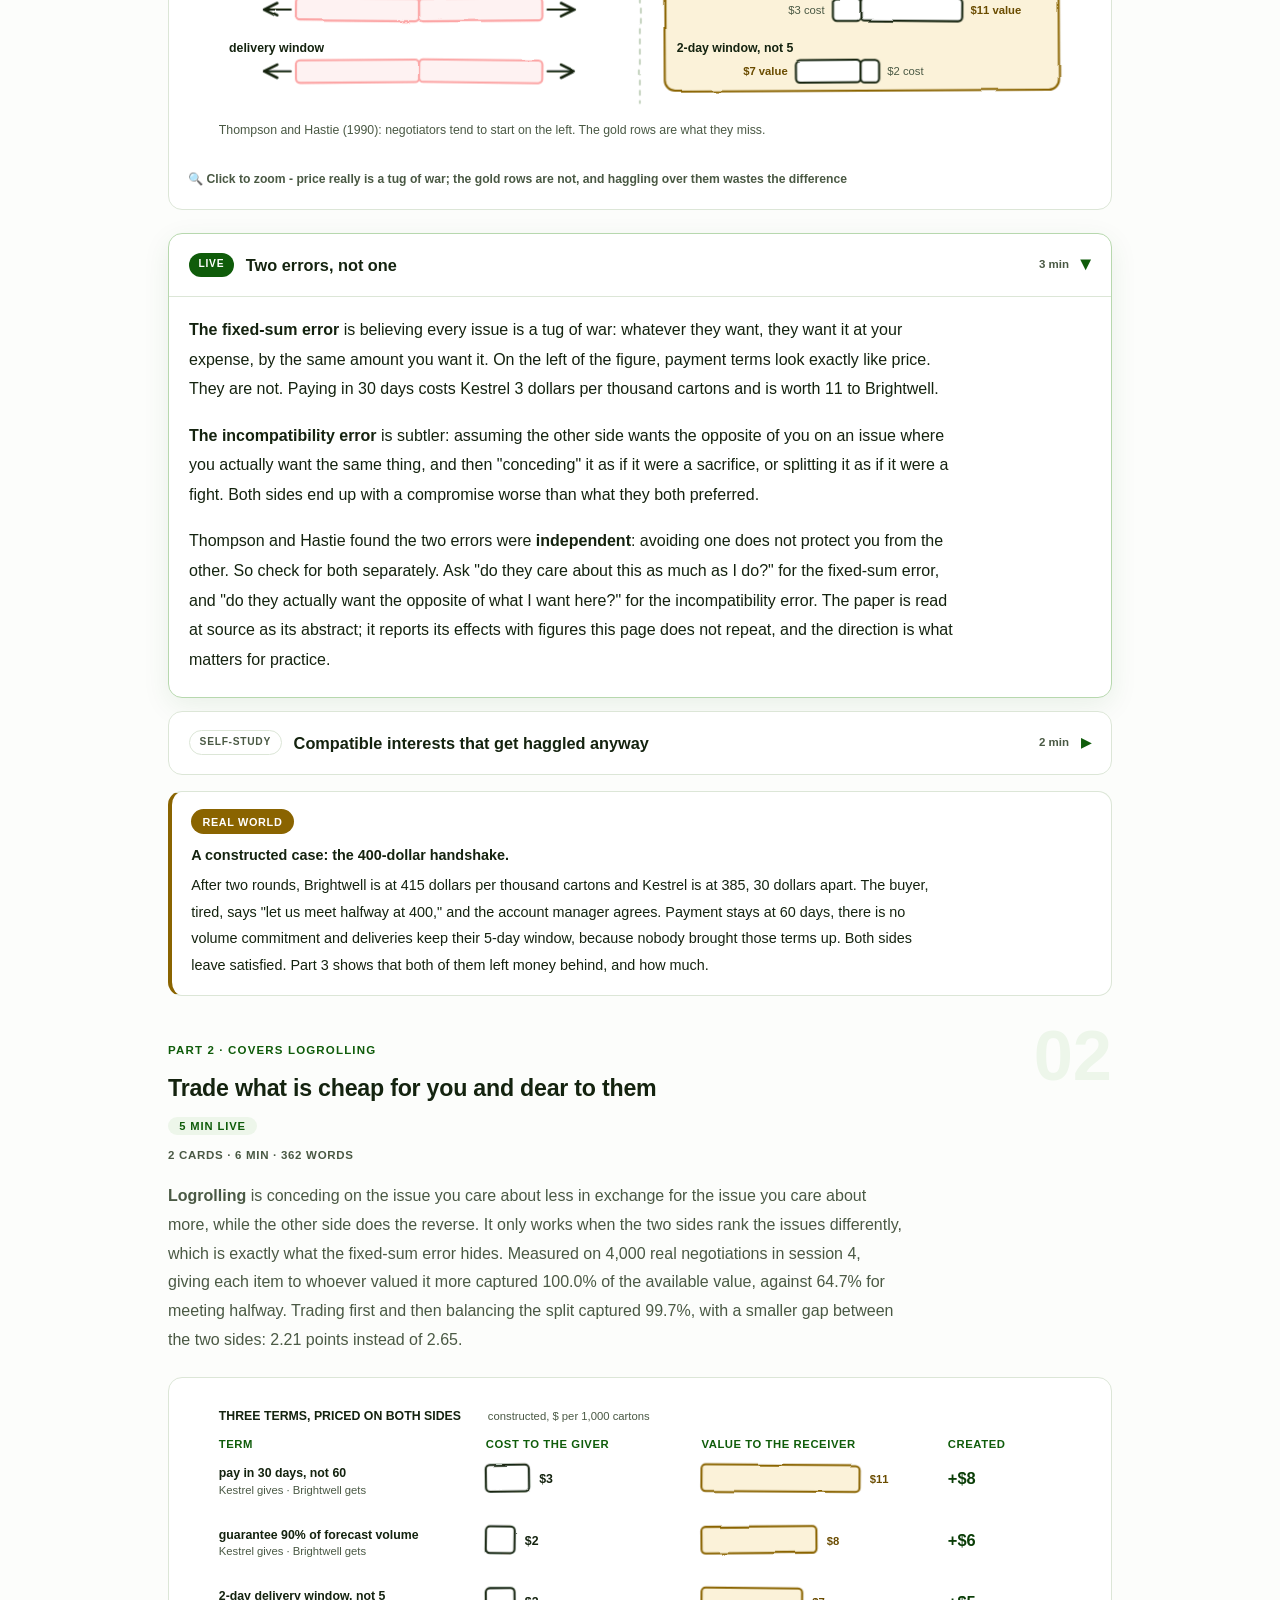
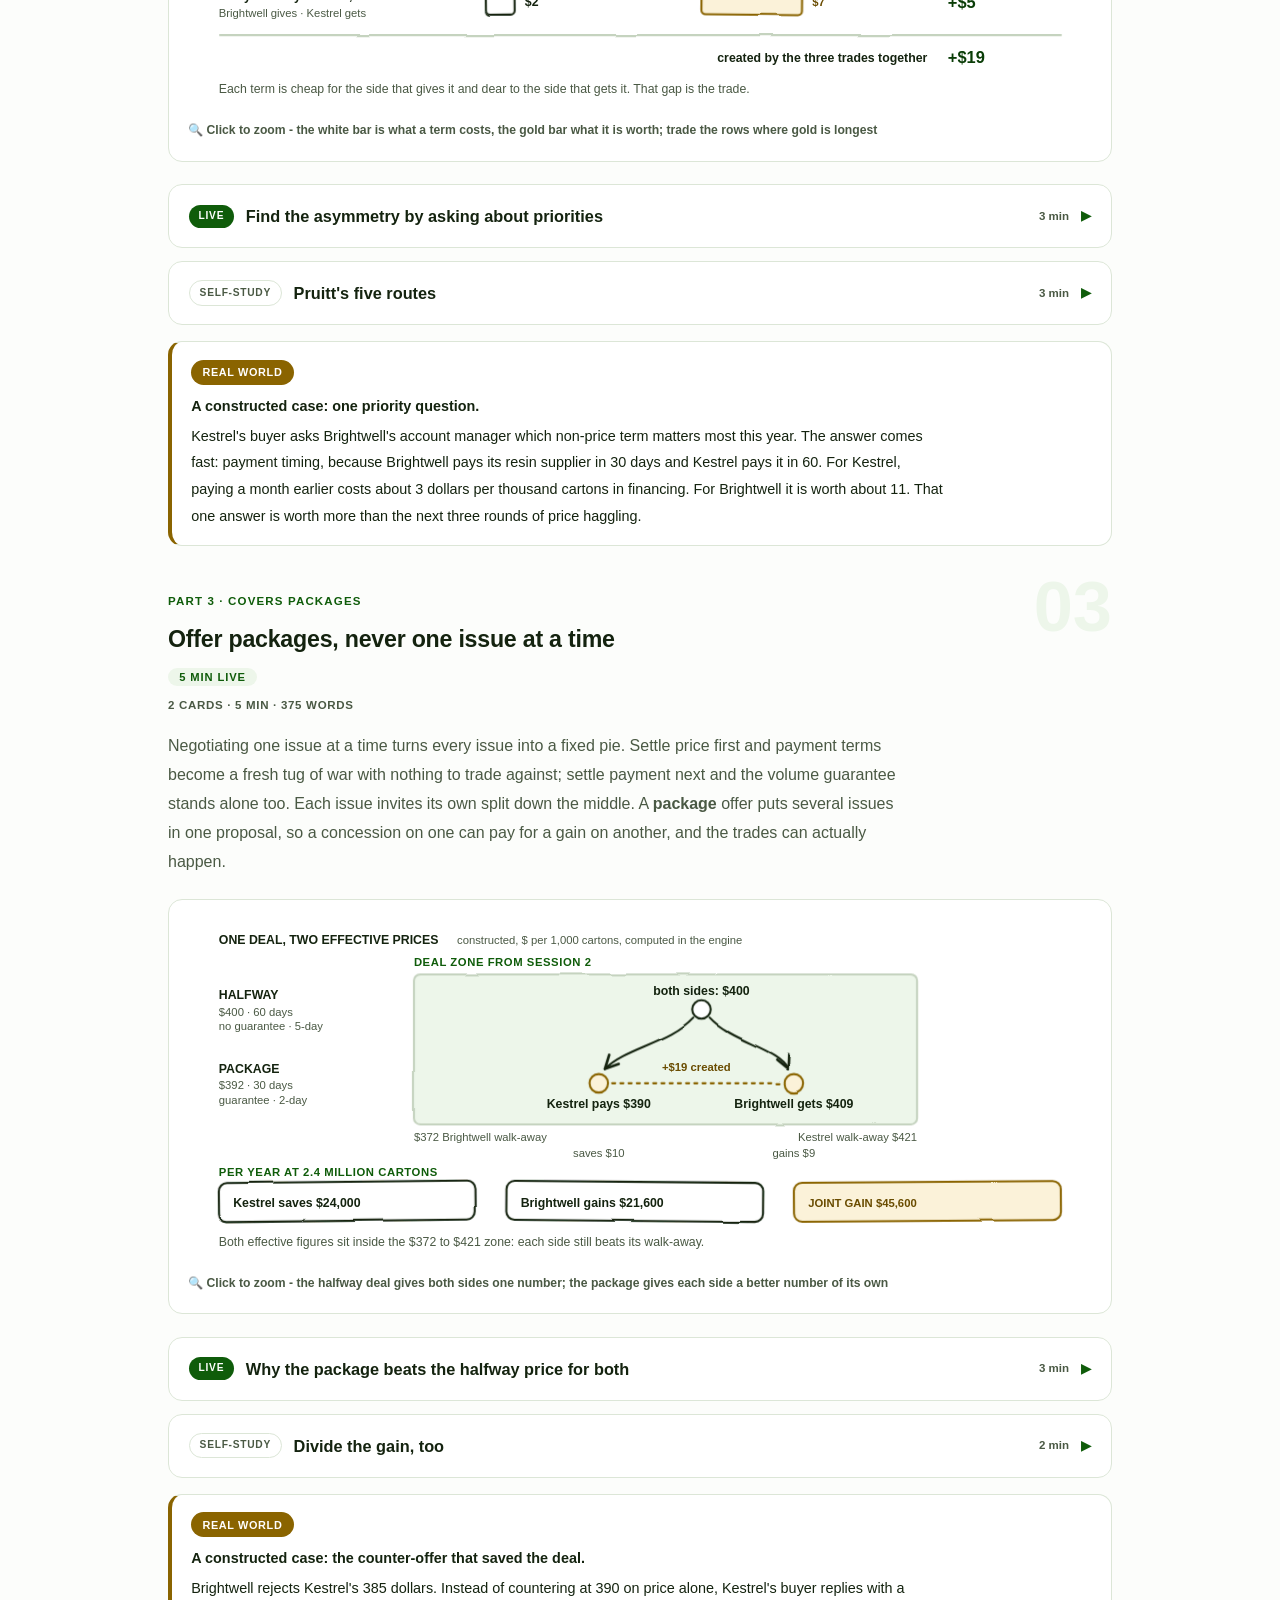
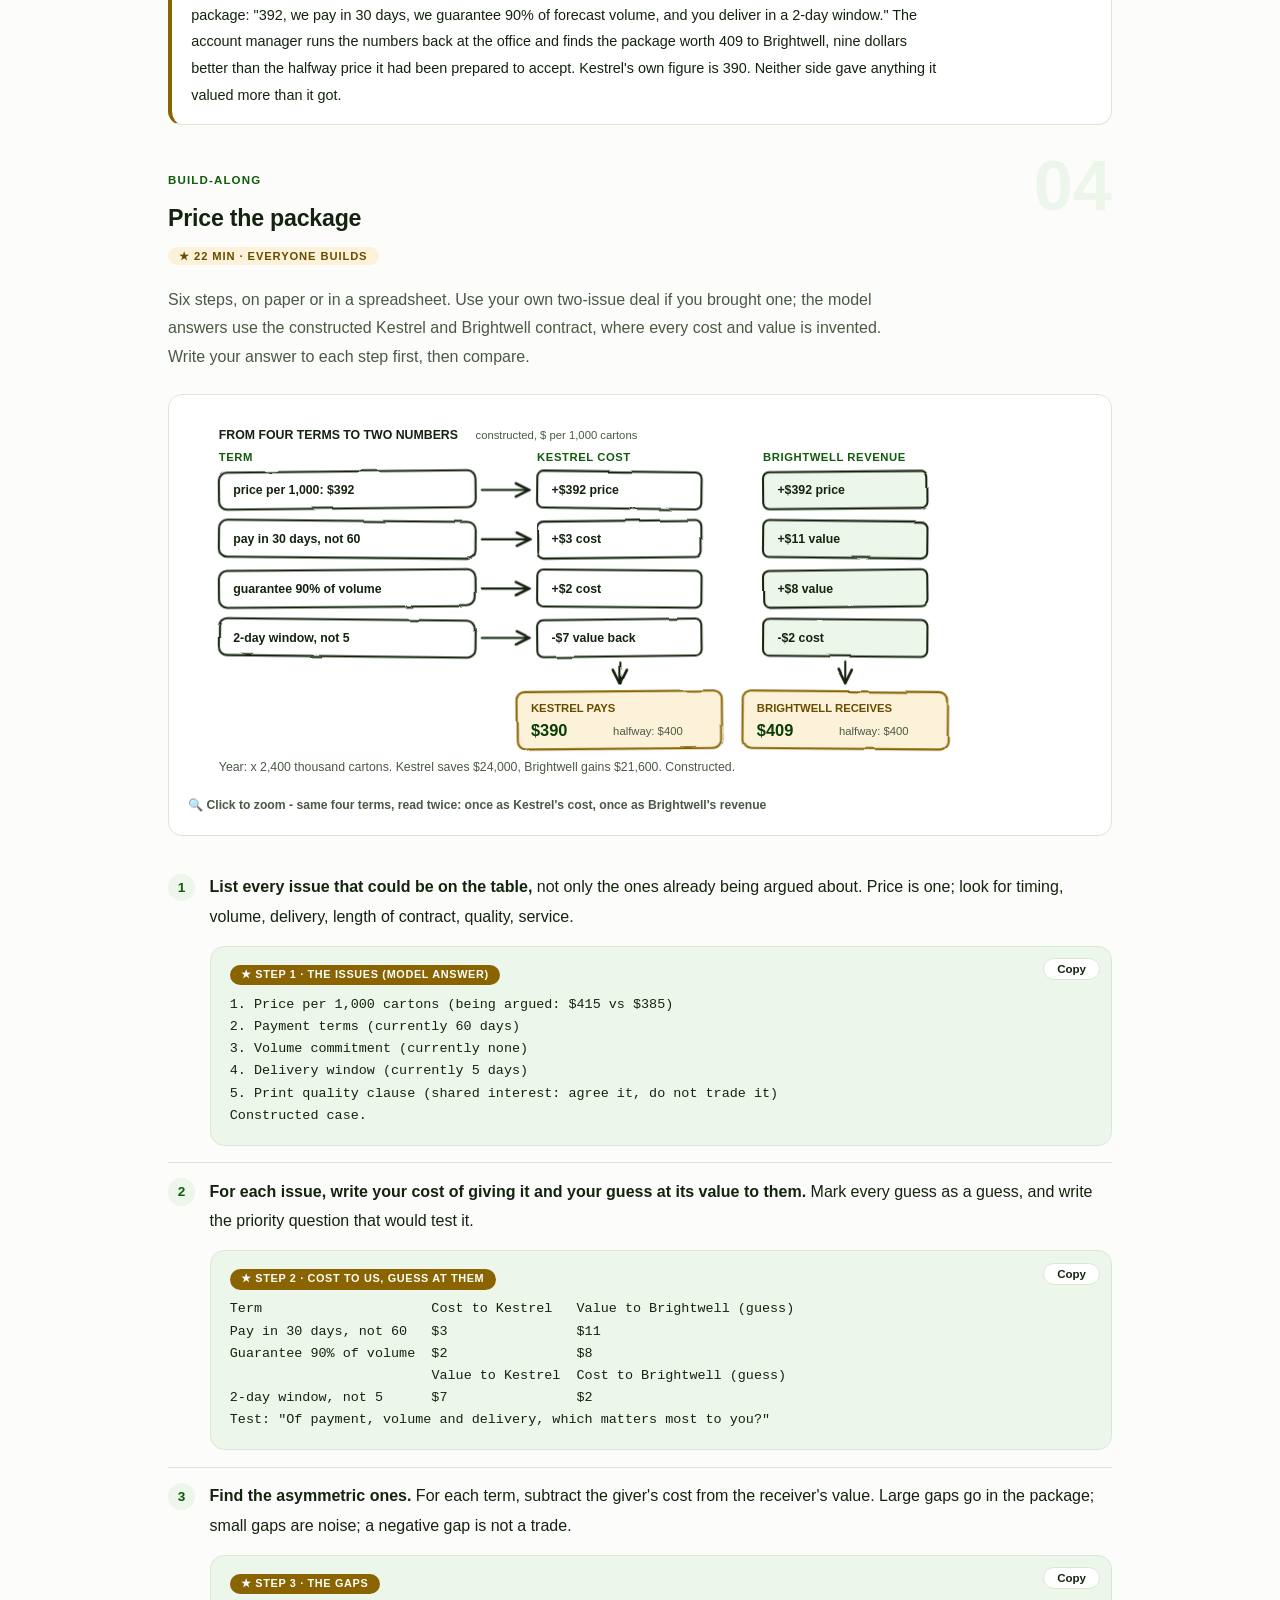
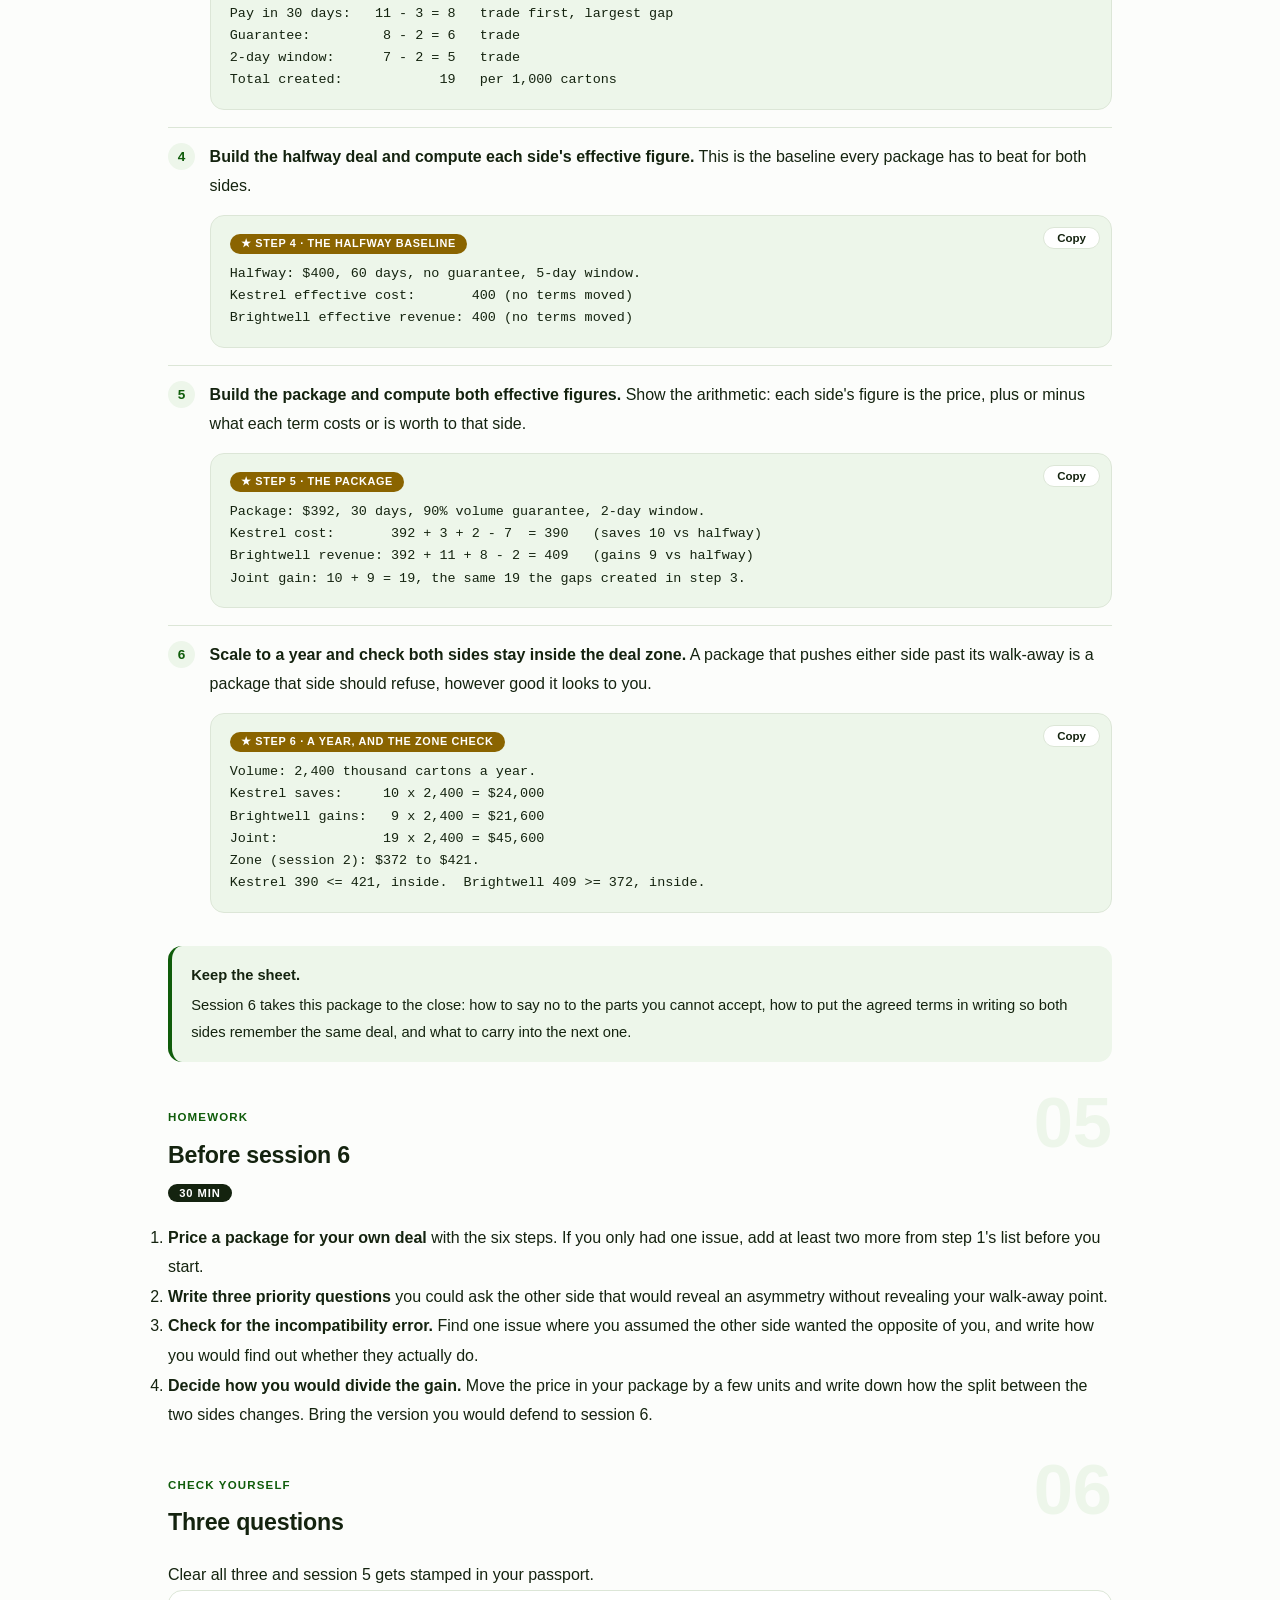
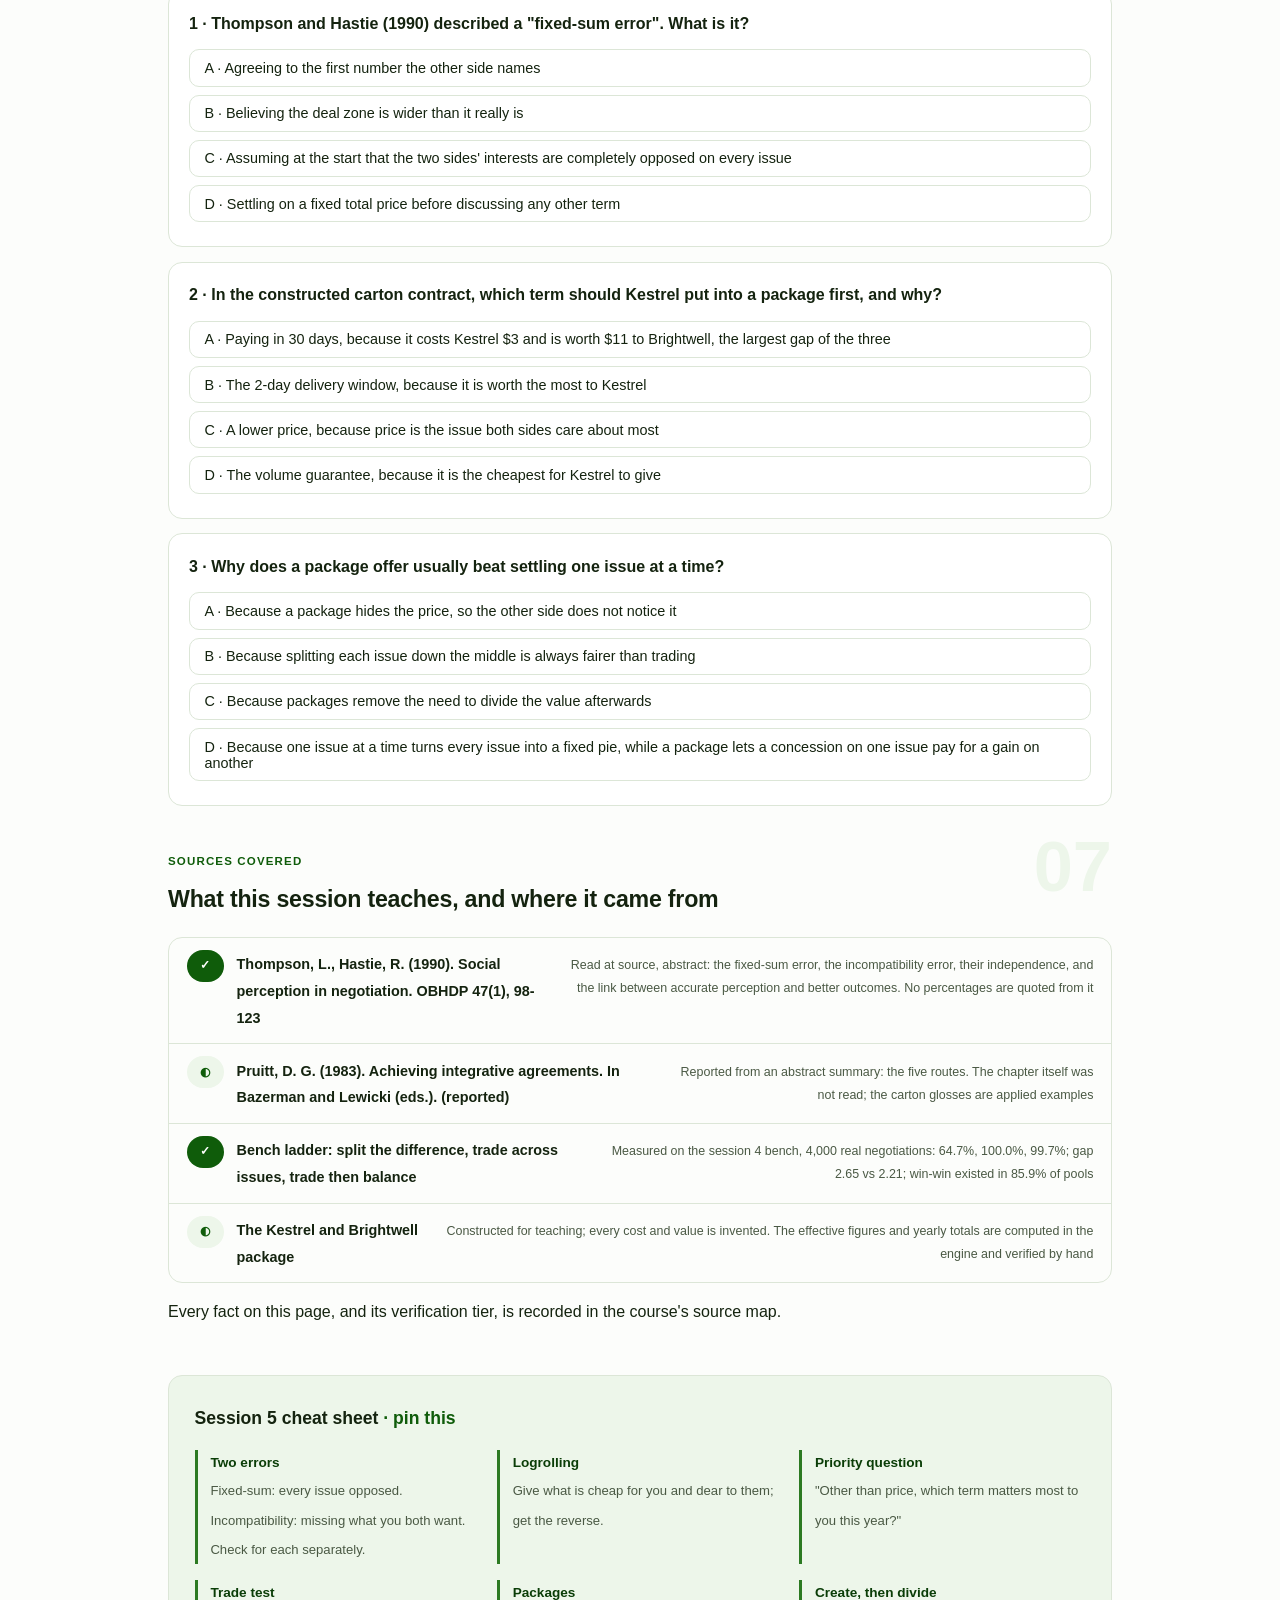
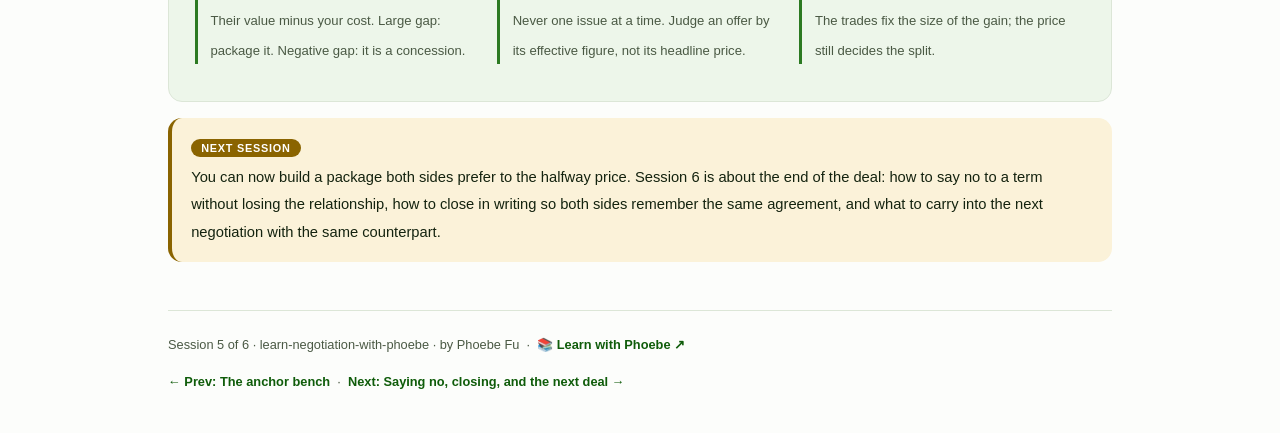
<file: courses/05-trade-across-issues.html>
<!DOCTYPE html>
<html lang="en">
<head>
<meta charset="UTF-8">
<meta name="viewport" content="width=device-width, initial-scale=1.0">
<!-- social:start -->
<meta name="description" content="Session 5 of 6. Trade across issues: the fixed-pie assumption most negotiators walk in with, logrolling on the terms that are cheap for you and dear to them, package offers instead of one issue at a time, and a build-along that prices a constructed carton package for both sides.">
<meta property="og:type" content="article">
<meta property="og:site_name" content="Learn with Phoebe">
<meta property="og:title" content="Trade across issues - learn negotiation with phoebe">
<meta property="og:description" content="Session 5 of 6. Meeting halfway leaves value on the table. Trade what is cheap for you and dear to them, and offer it as a package.">
<meta property="og:url" content="https://phoebefu6.github.io/learn-negotiation-with-phoebe/courses/05-trade-across-issues.html">
<meta property="og:image" content="https://phoebefu6.github.io/learn-negotiation-with-phoebe/assets/og-cover.png">
<meta property="og:image:width" content="1200">
<meta property="og:image:height" content="630">
<meta name="twitter:card" content="summary_large_image">
<meta name="twitter:title" content="Trade across issues - learn negotiation with phoebe">
<meta name="twitter:description" content="Session 5 of 6. The fixed pie, logrolling, and a package that leaves both sides better off than the halfway price.">
<meta name="twitter:image" content="https://phoebefu6.github.io/learn-negotiation-with-phoebe/assets/og-cover.png">
<!-- social:end -->
<title>Session 5 · Trade across issues - learn negotiation with phoebe</title>
<link rel="stylesheet" href="../assets/style.css?v=20">
</head>
<body>

<div class="toolbar">
  <div class="wrap">
    <span class="crumb"><a href="../index.html">learn-negotiation-with-phoebe</a> / Session 5 of 6</span>
    <button class="btn" id="toggle-all" type="button">Expand all</button>
    <button class="btn primary" id="zoom-toggle" type="button">Projector zoom: off</button>
  </div>
</div>

<header class="masthead">
  <div class="wrap">
    <div class="eyebrow">Learn Negotiation with Phoebe · Session 5 of 6</div>
    <h1>Trade across <span class="accent">issues</span></h1>
    <p class="sub">Kestrel and Brightwell are 30 dollars apart on the carton price, and the obvious move is to meet at 400. It feels fair. It is also the deal that leaves the most on the table, because price is the only issue where every dollar one side gains the other loses. Payment terms, volume and delivery are not like that: each side cares about them by a different amount. Tonight we name the assumption that hides those differences, trade on them, bundle the trades into one package, and price that package so you can see both sides finish ahead of the halfway price.</p>
    <div class="chip-row">
      <span class="chip level">🟠 Advanced</span>
      <span class="chip audience">Leaders and builders</span>
      <span class="chip audience">Bring a two-issue deal</span>
      <span class="chip time">45 min</span>
    </div>
    <div class="agenda">
      <span class="a1" style="flex:1">0-3 · Welcome</span>
      <span class="a2" style="flex:5">3-18 · Fixed pie, logrolling, packages</span>
      <span class="a3" style="flex:7">18-40 · Build-along: price the package</span>
      <span class="a4" style="flex:1">40-45 · Q&amp;A</span>
    </div>
  </div>
</header>

<main class="wrap">

  <section class="section" id="intro">
    <div class="section-kicker">
      <span class="klabel">Part 0</span>
      <h2>Where we start</h2>
    </div>
    <p class="lede">Session 4 measured the prize on 4,000 real negotiations: meeting halfway captured 64.7% of the value the pools could create, and trading across issues captured all of it. Tonight turns that number into a habit you can use without being told the other side's values. You bring a deal with at least two issues on the table; we use the constructed Kestrel Foods and Brightwell Packaging contract alongside it, where every cost and value is invented for teaching.</p>

    <div class="legend">
      <span class="pill">🎫 Clear all three quiz questions to stamp your passport</span>
      <span class="pill">Live = presented in the 45 minutes</span>
      <span class="pill">Self-study = the full depth, after class</span>
      <span class="pill">★ Build-along = write it yourself, then check it</span>
    </div>

    <div class="callout win">
      <p><strong>★ What you walk out with tonight.</strong> A name for the two perception errors that make people haggle over issues they could trade; a way to find the asymmetric terms by asking about priorities; the rule of offering packages instead of single issues; and a priced package for your own two-issue deal, with the arithmetic that shows whether both sides really come out ahead.</p>
    </div>
  </section>

  <section class="section" id="part-1">
    <div class="section-kicker">
      <span class="klabel">Part 1 · covers the fixed-pie assumption</span>
      <h2>Most people walk in assuming a fixed pie</h2>
      <span class="tag concept">5 min live</span>
    </div>
    <p class="lede">Leigh Thompson and Reid Hastie studied what negotiators believe about the other side before and during a deal. Their 1990 paper reports that negotiators tended to start out assuming the two sides' interests were completely opposed on every issue, which they called the <strong>fixed-sum error</strong>. The negotiators who perceived the other side's interests accurately reached better outcomes. And many missed issues where both sides wanted exactly the same thing, settling for a compromise neither needed. That second mistake is the <strong>incompatibility error</strong>.</p>

    <figure class="zoomable">
      <svg viewBox="0 0 880 316" xmlns="http://www.w3.org/2000/svg" role="img" aria-label="Two panels on the constructed carton contract, three issues each, Kestrel's stake drawn to the left and Brightwell's to the right. Left, what both sides assume: price, payment terms and delivery window are each an equal tug of war. Right, what is true: price is opposed dollar for dollar; paying in 30 days costs Kestrel 3 dollars and is worth 11 to Brightwell; a 2-day delivery window is worth 7 dollars to Kestrel and costs Brightwell 2, per 1,000 cartons.">
        <defs>
          <filter id="s5aSk" x="-3%" y="-3%" width="106%" height="106%"><feTurbulence type="fractalNoise" baseFrequency="0.02" numOctaves="2" seed="51" result="n"/><feDisplacementMap in="SourceGraphic" in2="n" scale="2.4" xChannelSelector="R" yChannelSelector="G"/></filter>
          <marker id="s5aAr" viewBox="0 0 10 10" refX="9" refY="5" markerWidth="8" markerHeight="8" orient="auto"><path d="M1 1 L9 5 L1 9" fill="none" stroke="#14230F" stroke-width="1.6" stroke-linecap="round"/></marker>
        </defs>
        <style>
          .s5aH { font: 800 12px Inter, sans-serif; fill: #14230F; }
          .s5aL { font: 600 12px Inter, sans-serif; fill: #14230F; }
          .s5aS { font: 400 11px Inter, sans-serif; fill: #4A5944; }
          .s5aB { font: 800 11px Inter, sans-serif; fill: #6A4C00; }
          .s5aR { font: 600 11px Inter, sans-serif; fill: #991B1B; }
          .s5aA { font: 700 11px Inter, sans-serif; fill: #0F5C0A; letter-spacing: .05em; }
          .s5aN { font: 400 12px Inter, sans-serif; fill: #4A5944; }
        </style>

        <text class="s5aH" x="30" y="28">WHAT BOTH SIDES ASSUME</text>
        <text class="s5aR" x="30" y="44">every issue is a tug of war</text>
        <text class="s5aH" x="460" y="28">WHAT IS TRUE</text>
        <text class="s5aS" x="460" y="44">constructed carton contract, $ per 1,000</text>

        <g filter="url(#s5aSk)" fill="none" stroke="#14230F" stroke-width="2" stroke-linecap="round" stroke-linejoin="round">
          <!-- left panel: assumed, every issue equal and opposed -->
          <rect x="105" y="100" width="120" height="22" rx="4" transform="rotate(-0.6 165 111)" fill="#FEF2F2" stroke="#FCA5A5"/>
          <rect x="225" y="100" width="120" height="22" rx="4" transform="rotate(0.6 285 111)" fill="#FEF2F2" stroke="#FCA5A5"/>
          <rect x="105" y="160" width="120" height="22" rx="4" transform="rotate(0.5 165 171)" fill="#FEF2F2" stroke="#FCA5A5"/>
          <rect x="225" y="160" width="120" height="22" rx="4" transform="rotate(-0.5 285 171)" fill="#FEF2F2" stroke="#FCA5A5"/>
          <rect x="105" y="220" width="120" height="22" rx="4" transform="rotate(-0.4 165 231)" fill="#FEF2F2" stroke="#FCA5A5"/>
          <rect x="225" y="220" width="120" height="22" rx="4" transform="rotate(0.7 285 231)" fill="#FEF2F2" stroke="#FCA5A5"/>
          <path d="M100 111 L74 111" marker-end="url(#s5aAr)"/>
          <path d="M350 111 L376 111" marker-end="url(#s5aAr)"/>
          <path d="M100 171 L74 171" marker-end="url(#s5aAr)"/>
          <path d="M350 171 L376 171" marker-end="url(#s5aAr)"/>
          <path d="M100 231 L74 231" marker-end="url(#s5aAr)"/>
          <path d="M350 231 L376 231" marker-end="url(#s5aAr)"/>
          <!-- divider -->
          <path d="M440 20 L440 262" stroke="#C5D3BF" stroke-dasharray="4 6"/>
          <!-- right panel: the two asymmetric rows -->
          <rect x="464" y="134" width="384" height="116" rx="10" transform="rotate(-0.3 656 192)" fill="#FBF2D9" stroke="#8A6400"/>
          <!-- price: opposed, equal -->
          <rect x="555" y="100" width="100" height="22" rx="4" transform="rotate(0.6 605 111)" fill="#EDF6EA"/>
          <rect x="655" y="100" width="100" height="22" rx="4" transform="rotate(-0.6 705 111)" fill="#EDF6EA"/>
          <path d="M550 111 L524 111" marker-end="url(#s5aAr)"/>
          <path d="M760 111 L786 111" marker-end="url(#s5aAr)"/>
          <!-- payment: Kestrel 3, Brightwell 11 (9px per dollar) -->
          <rect x="628" y="160" width="27" height="22" rx="4" fill="#FFFFFF"/>
          <rect x="655" y="160" width="99" height="22" rx="4" transform="rotate(0.5 704 171)" fill="#FFFFFF"/>
          <!-- window: Kestrel 7, Brightwell 2 -->
          <rect x="592" y="220" width="63" height="22" rx="4" transform="rotate(-0.5 623 231)" fill="#FFFFFF"/>
          <rect x="655" y="220" width="18" height="22" rx="4" fill="#FFFFFF"/>
        </g>

        <text class="s5aA" x="215" y="70" text-anchor="end">KESTREL</text>
        <text class="s5aA" x="235" y="70">BRIGHTWELL</text>
        <text class="s5aA" x="645" y="70" text-anchor="end">KESTREL</text>
        <text class="s5aA" x="665" y="70">BRIGHTWELL</text>

        <text class="s5aL" x="40" y="92">price per 1,000</text>
        <text class="s5aL" x="40" y="152">payment terms</text>
        <text class="s5aL" x="40" y="212">delivery window</text>

        <text class="s5aL" x="470" y="92">price per 1,000: $1 for $1</text>
        <text class="s5aL" x="476" y="152">pay in 30 days, not 60</text>
        <text class="s5aL" x="476" y="212">2-day window, not 5</text>
        <text class="s5aS" x="620" y="175" text-anchor="end">$3 cost</text>
        <text class="s5aB" x="762" y="175">$11 value</text>
        <text class="s5aB" x="584" y="235" text-anchor="end">$7 value</text>
        <text class="s5aS" x="681" y="235">$2 cost</text>

        <text class="s5aN" x="30" y="292">Thompson and Hastie (1990): negotiators tend to start on the left. The gold rows are what they miss.</text>
      </svg>
      <figcaption>🔍 Click to zoom - price really is a tug of war; the gold rows are not, and haggling over them wastes the difference</figcaption>
    </figure>

    <details class="card" open>
      <summary><span class="mode live">Live</span>Two errors, not one<span class="mini">3 min</span><span class="caret">▶</span></summary>
      <div class="body">
        <p><strong>The fixed-sum error</strong> is believing every issue is a tug of war: whatever they want, they want it at your expense, by the same amount you want it. On the left of the figure, payment terms look exactly like price. They are not. Paying in 30 days costs Kestrel 3 dollars per thousand cartons and is worth 11 to Brightwell.</p>
        <p><strong>The incompatibility error</strong> is subtler: assuming the other side wants the opposite of you on an issue where you actually want the same thing, and then "conceding" it as if it were a sacrifice, or splitting it as if it were a fight. Both sides end up with a compromise worse than what they both preferred.</p>
        <p>Thompson and Hastie found the two errors were <strong>independent</strong>: avoiding one does not protect you from the other. So check for both separately. Ask "do they care about this as much as I do?" for the fixed-sum error, and "do they actually want the opposite of what I want here?" for the incompatibility error. The paper is read at source as its abstract; it reports its effects with figures this page does not repeat, and the direction is what matters for practice.</p>
      </div>
    </details>

    <details class="card">
      <summary><span class="mode self">Self-study</span>Compatible interests that get haggled anyway<span class="mini">2 min</span><span class="caret">▶</span></summary>
      <div class="body">
        <p>In the carton contract, both sides want the same thing on quality: Kestrel needs cartons that print cleanly and do not fail on the shelf, and Brightwell needs no rejected batches and no reprints. A quality clause is not a concession by either side; it is a shared interest. Yet in a fixed-pie frame, a buyer will often "ask for" a strict defect clause and a supplier will "resist" it, and the two end up trading something real for something both already wanted.</p>
        <p>The fix is cheap: before you bargain on any term, say what you want on it and ask what they want. If the answers point the same way, write it down and move on. Session 1's three piles (shared, different, opposed) are the same check done at preparation time; tonight you run it at the table.</p>
        <p>The real-rows version of the same lesson, measured on 4,000 real negotiations in session 4: in 85.9% of the pools there was a whole-item deal that gave <em>both</em> people more than an even split. Most of the time the halfway point was not the fair answer; it was simply the first one nobody questioned.</p>
      </div>
    </details>

    <div class="callout example">
      <span class="ex-pill">Real world</span>
      <p><strong>A constructed case: the 400-dollar handshake.</strong> After two rounds, Brightwell is at 415 dollars per thousand cartons and Kestrel is at 385, 30 dollars apart. The buyer, tired, says "let us meet halfway at 400," and the account manager agrees. Payment stays at 60 days, there is no volume commitment and deliveries keep their 5-day window, because nobody brought those terms up. Both sides leave satisfied. Part 3 shows that both of them left money behind, and how much.</p>
    </div>
  </section>

  <section class="section" id="part-2">
    <div class="section-kicker">
      <span class="klabel">Part 2 · covers logrolling</span>
      <h2>Trade what is cheap for you and dear to them</h2>
      <span class="tag concept">5 min live</span>
    </div>
    <p class="lede"><strong>Logrolling</strong> is conceding on the issue you care about less in exchange for the issue you care about more, while the other side does the reverse. It only works when the two sides rank the issues differently, which is exactly what the fixed-sum error hides. Measured on 4,000 real negotiations in session 4, giving each item to whoever valued it more captured 100.0% of the available value, against 64.7% for meeting halfway. Trading first and then balancing the split captured 99.7%, with a smaller gap between the two sides: 2.21 points instead of 2.65.</p>

    <figure class="zoomable">
      <svg viewBox="0 0 880 304" xmlns="http://www.w3.org/2000/svg" role="img" aria-label="The constructed terms table, dollars per 1,000 cartons. Pay in 30 days instead of 60: Kestrel gives it at a cost of 3 dollars, Brightwell gets 11 dollars of value, 8 created. Guarantee 90 percent of forecast volume: Kestrel gives it at 2 dollars, Brightwell gets 8, 6 created. A 2-day delivery window instead of 5: Brightwell gives it at 2 dollars, Kestrel gets 7, 5 created. Total created: 19 dollars per 1,000.">
        <defs>
          <filter id="s5bSk" x="-3%" y="-3%" width="106%" height="106%"><feTurbulence type="fractalNoise" baseFrequency="0.02" numOctaves="2" seed="53" result="n"/><feDisplacementMap in="SourceGraphic" in2="n" scale="2.4" xChannelSelector="R" yChannelSelector="G"/></filter>
        </defs>
        <style>
          .s5bH { font: 800 12px Inter, sans-serif; fill: #14230F; }
          .s5bL { font: 600 12px Inter, sans-serif; fill: #14230F; }
          .s5bS { font: 400 11px Inter, sans-serif; fill: #4A5944; }
          .s5bB { font: 800 11px Inter, sans-serif; fill: #6A4C00; }
          .s5bV { font: 800 16px Inter, sans-serif; fill: #0A3D07; }
          .s5bA { font: 700 11px Inter, sans-serif; fill: #0F5C0A; letter-spacing: .05em; }
          .s5bN { font: 400 12px Inter, sans-serif; fill: #4A5944; }
        </style>

        <text class="s5bH" x="30" y="22">THREE TERMS, PRICED ON BOTH SIDES</text>
        <text class="s5bS" x="292" y="22">constructed, $ per 1,000 cartons</text>
        <text class="s5bA" x="30" y="50">TERM</text>
        <text class="s5bA" x="290" y="50">COST TO THE GIVER</text>
        <text class="s5bA" x="500" y="50">VALUE TO THE RECEIVER</text>
        <text class="s5bA" x="740" y="50">CREATED</text>

        <g filter="url(#s5bSk)" fill="none" stroke="#14230F" stroke-width="2" stroke-linecap="round" stroke-linejoin="round">
          <!-- cost bars, 14px per dollar -->
          <rect x="290" y="66" width="42" height="26" rx="4" transform="rotate(-0.8 311 79)" fill="#FFFFFF"/>
          <rect x="290" y="126" width="28" height="26" rx="4" transform="rotate(0.8 304 139)" fill="#FFFFFF"/>
          <rect x="290" y="186" width="28" height="26" rx="4" transform="rotate(-0.6 304 199)" fill="#FFFFFF"/>
          <!-- value bars -->
          <rect x="500" y="66" width="154" height="26" rx="4" transform="rotate(0.4 577 79)" fill="#FBF2D9" stroke="#8A6400"/>
          <rect x="500" y="126" width="112" height="26" rx="4" transform="rotate(-0.5 556 139)" fill="#FBF2D9" stroke="#8A6400"/>
          <rect x="500" y="186" width="98" height="26" rx="4" transform="rotate(0.6 549 199)" fill="#FBF2D9" stroke="#8A6400"/>
          <!-- total rule -->
          <path d="M30 232 L850 232" stroke="#C5D3BF"/>
        </g>

        <text class="s5bL" x="30" y="78">pay in 30 days, not 60</text>
        <text class="s5bS" x="30" y="94">Kestrel gives · Brightwell gets</text>
        <text class="s5bL" x="30" y="138">guarantee 90% of forecast volume</text>
        <text class="s5bS" x="30" y="154">Kestrel gives · Brightwell gets</text>
        <text class="s5bL" x="30" y="198">2-day delivery window, not 5</text>
        <text class="s5bS" x="30" y="214">Brightwell gives · Kestrel gets</text>

        <text class="s5bL" x="342" y="84">$3</text>
        <text class="s5bL" x="328" y="144">$2</text>
        <text class="s5bL" x="328" y="204">$2</text>
        <text class="s5bB" x="664" y="84">$11</text>
        <text class="s5bB" x="622" y="144">$8</text>
        <text class="s5bB" x="608" y="204">$7</text>

        <text class="s5bV" x="740" y="85">+$8</text>
        <text class="s5bV" x="740" y="145">+$6</text>
        <text class="s5bV" x="740" y="205">+$5</text>

        <text class="s5bL" x="720" y="258" text-anchor="end">created by the three trades together</text>
        <text class="s5bV" x="740" y="259">+$19</text>

        <text class="s5bN" x="30" y="288">Each term is cheap for the side that gives it and dear to the side that gets it. That gap is the trade.</text>
      </svg>
      <figcaption>🔍 Click to zoom - the white bar is what a term costs, the gold bar what it is worth; trade the rows where gold is longest</figcaption>
    </figure>

    <details class="card">
      <summary><span class="mode live">Live</span>Find the asymmetry by asking about priorities<span class="mini">3 min</span><span class="caret">▶</span></summary>
      <div class="body">
        <p>The bench rung that scored 100.0% knew both sides' values. You will not. You have to find the asymmetry, and the cheapest way is to ask about <strong>priorities</strong>, not positions: "Of payment, volume and delivery, which matters most to you this year?" "If I could move one thing other than price, what would help you most?"</p>
        <p>Priority questions are safer than "what is your bottom line?" because the answer helps both sides. Brightwell telling Kestrel that cash timing matters most does not reveal its walk-away price; it reveals where a trade lives. Answer the same question honestly about your own side, for the same reason.</p>
        <p>Then price the trade before you offer it. Write the term's cost to you and your best guess at its value to them. If your cost is small and their value is large, it belongs in the package. If both are small, it is noise. If your cost is large, it is not a trade, it is a concession.</p>
        <p>One caution from session 3: revealing your priorities can be used against you by a counterpart who feigns interest in issues they do not care about, so trade priorities a step at a time and watch whether information comes back.</p>
      </div>
    </details>

    <details class="card">
      <summary><span class="mode self">Self-study</span>Pruitt's five routes<span class="mini">3 min</span><span class="caret">▶</span></summary>
      <div class="body">
        <p>Dean Pruitt's 1983 chapter "Achieving integrative agreements" lists five routes to agreements that serve both sides. This summary is <strong>reported</strong>, from an abstract summary; the chapter itself was not read. The glosses below are applied to the constructed carton contract.</p>
        <p><strong>Expanding the pie:</strong> enlarge the resource itself, such as a longer contract or more cartons. <strong>Nonspecific compensation:</strong> one side gets what it wants and repays the other in a different currency. <strong>Logrolling:</strong> each side concedes on what it values less, tonight's subject. <strong>Cost cutting:</strong> one side gets what it wants and the other's cost of granting it is reduced, for example a volume guarantee that lets Brightwell plan its line. <strong>Bridging:</strong> a new option that meets both sides' underlying interests, which neither stated position contained.</p>
        <p>Logrolling is the workhorse because it needs nothing new: only issues already on the table, ranked differently by each side. The other four are worth trying when the table holds only one issue.</p>
      </div>
    </details>

    <div class="callout example">
      <span class="ex-pill">Real world</span>
      <p><strong>A constructed case: one priority question.</strong> Kestrel's buyer asks Brightwell's account manager which non-price term matters most this year. The answer comes fast: payment timing, because Brightwell pays its resin supplier in 30 days and Kestrel pays it in 60. For Kestrel, paying a month earlier costs about 3 dollars per thousand cartons in financing. For Brightwell it is worth about 11. That one answer is worth more than the next three rounds of price haggling.</p>
    </div>
  </section>

  <section class="section" id="part-3">
    <div class="section-kicker">
      <span class="klabel">Part 3 · covers packages</span>
      <h2>Offer packages, never one issue at a time</h2>
      <span class="tag concept">5 min live</span>
    </div>
    <p class="lede">Negotiating one issue at a time turns every issue into a fixed pie. Settle price first and payment terms become a fresh tug of war with nothing to trade against; settle payment next and the volume guarantee stands alone too. Each issue invites its own split down the middle. A <strong>package</strong> offer puts several issues in one proposal, so a concession on one can pay for a gain on another, and the trades can actually happen.</p>

    <figure class="zoomable">
      <svg viewBox="0 0 880 334" xmlns="http://www.w3.org/2000/svg" role="img" aria-label="The constructed halfway deal and package deal on the session 2 deal zone, 372 to 421 dollars per 1,000 cartons. Halfway, 400 dollars with 60-day payment, no guarantee and a 5-day window: both sides' effective price is 400. Package, 392 dollars with 30-day payment, a volume guarantee and a 2-day window: Kestrel's effective cost is 390, saving 10, and Brightwell's effective revenue is 409, gaining 9; 19 dollars per 1,000 created. Per year at 2.4 million cartons: Kestrel saves 24,000 dollars, Brightwell gains 21,600, joint 45,600.">
        <defs>
          <filter id="s5cSk" x="-3%" y="-3%" width="106%" height="106%"><feTurbulence type="fractalNoise" baseFrequency="0.02" numOctaves="2" seed="57" result="n"/><feDisplacementMap in="SourceGraphic" in2="n" scale="2.4" xChannelSelector="R" yChannelSelector="G"/></filter>
          <marker id="s5cAr" viewBox="0 0 10 10" refX="9" refY="5" markerWidth="8" markerHeight="8" orient="auto"><path d="M1 1 L9 5 L1 9" fill="none" stroke="#14230F" stroke-width="1.6" stroke-linecap="round"/></marker>
        </defs>
        <style>
          .s5cH { font: 800 12px Inter, sans-serif; fill: #14230F; }
          .s5cL { font: 600 12px Inter, sans-serif; fill: #14230F; }
          .s5cS { font: 400 11px Inter, sans-serif; fill: #4A5944; }
          .s5cB { font: 800 11px Inter, sans-serif; fill: #6A4C00; }
          .s5cV { font: 800 16px Inter, sans-serif; fill: #0A3D07; }
          .s5cA { font: 700 11px Inter, sans-serif; fill: #0F5C0A; letter-spacing: .05em; }
          .s5cN { font: 400 12px Inter, sans-serif; fill: #4A5944; }
        </style>

        <text class="s5cH" x="30" y="24">ONE DEAL, TWO EFFECTIVE PRICES</text>
        <text class="s5cS" x="262" y="24">constructed, $ per 1,000 cartons, computed in the engine</text>
        <text class="s5cA" x="220" y="46">DEAL ZONE FROM SESSION 2</text>

        <g filter="url(#s5cSk)" fill="none" stroke="#14230F" stroke-width="2" stroke-linecap="round" stroke-linejoin="round">
          <!-- deal zone, 10px per dollar from $360 at x=100 -->
          <rect x="220" y="54" width="490" height="146" rx="6" fill="#EDF6EA" stroke="#C5D3BF"/>
          <!-- halfway: both sides at $400 -->
          <circle cx="500" cy="88" r="9" fill="#FFFFFF"/>
          <!-- package: Kestrel $390, Brightwell $409 -->
          <circle cx="400" cy="160" r="9" fill="#FBF2D9" stroke="#8A6400"/>
          <circle cx="590" cy="160" r="9" fill="#FBF2D9" stroke="#8A6400"/>
          <path d="M413 160 L577 160" stroke="#8A6400" stroke-dasharray="3 5"/>
          <path d="M492 96 C470 120 425 126 406 146" marker-end="url(#s5cAr)"/>
          <path d="M508 96 C530 120 575 126 584 146" marker-end="url(#s5cAr)"/>
          <!-- per-year boxes -->
          <rect x="30" y="256" width="250" height="38" rx="8" transform="rotate(-0.6 155 275)" fill="#FFFFFF"/>
          <rect x="310" y="256" width="250" height="38" rx="8" transform="rotate(0.5 435 275)" fill="#FFFFFF"/>
          <rect x="590" y="256" width="260" height="38" rx="8" transform="rotate(-0.4 720 275)" fill="#FBF2D9" stroke="#8A6400"/>
        </g>

        <text class="s5cH" x="30" y="78">HALFWAY</text>
        <text class="s5cS" x="30" y="94">$400 · 60 days</text>
        <text class="s5cS" x="30" y="108">no guarantee · 5-day</text>
        <text class="s5cL" x="500" y="74" text-anchor="middle">both sides: $400</text>

        <text class="s5cH" x="30" y="150">PACKAGE</text>
        <text class="s5cS" x="30" y="166">$392 · 30 days</text>
        <text class="s5cS" x="30" y="180">guarantee · 2-day</text>
        <text class="s5cB" x="495" y="148" text-anchor="middle">+$19 created</text>
        <text class="s5cL" x="400" y="184" text-anchor="middle">Kestrel pays $390</text>
        <text class="s5cL" x="590" y="184" text-anchor="middle">Brightwell gets $409</text>

        <text class="s5cS" x="220" y="216">$372 Brightwell walk-away</text>
        <text class="s5cS" x="710" y="216" text-anchor="end">Kestrel walk-away $421</text>
        <text class="s5cS" x="400" y="232" text-anchor="middle">saves $10</text>
        <text class="s5cS" x="590" y="232" text-anchor="middle">gains $9</text>

        <text class="s5cA" x="30" y="250">PER YEAR AT 2.4 MILLION CARTONS</text>
        <text class="s5cL" x="44" y="280">Kestrel saves $24,000</text>
        <text class="s5cL" x="324" y="280">Brightwell gains $21,600</text>
        <text class="s5cB" x="604" y="280">JOINT GAIN $45,600</text>

        <text class="s5cN" x="30" y="318">Both effective figures sit inside the $372 to $421 zone: each side still beats its walk-away.</text>
      </svg>
      <figcaption>🔍 Click to zoom - the halfway deal gives both sides one number; the package gives each side a better number of its own</figcaption>
    </figure>

    <details class="card">
      <summary><span class="mode live">Live</span>Why the package beats the halfway price for both<span class="mini">3 min</span><span class="caret">▶</span></summary>
      <div class="body">
        <p>The halfway deal is 400 dollars, 60-day payment, no volume guarantee, 5-day delivery window. Nothing but the price moved, so both sides' effective figure is 400.</p>
        <p>The package is 392 dollars, 30-day payment, a 90% volume guarantee, 2-day delivery window. Kestrel's <strong>effective cost</strong> is the price plus what it gives up, minus what it gains: 392 + 3 + 2 - 7 = <strong>390</strong>, ten dollars better than halfway. Brightwell's <strong>effective revenue</strong> is the price plus what it gains, minus what it gives up: 392 + 11 + 8 - 2 = <strong>409</strong>, nine dollars better than halfway.</p>
        <p>Kestrel's price is lower and Brightwell's revenue is higher at the same time. That is only possible because 19 dollars per thousand cartons were created by the three trades, exactly the 8 + 6 + 5 in the terms table. At 2.4 million cartons a year: Kestrel saves 24,000 dollars, Brightwell gains 21,600, joint 45,600. All numbers are constructed for teaching; the arithmetic is computed in the engine and checked by hand.</p>
        <p>The price in the package, 392, is <em>lower</em> than halfway. A seller who judged offers by price alone would refuse the better deal. Judge every package by its effective figure, never by its headline price.</p>
      </div>
    </details>

    <details class="card">
      <summary><span class="mode self">Self-study</span>Divide the gain, too<span class="mini">2 min</span><span class="caret">▶</span></summary>
      <div class="body">
        <p>The package created 19 dollars per thousand. Who gets how much of it is still a claiming question, and this one is split 10 to Kestrel and 9 to Brightwell only because of where the price landed. At a price of 396 (constructed, same arithmetic), Kestrel would gain 6 and Brightwell 13. The trades fixed the size; the price decides the split.</p>
        <p>This is James J. White's 1984 point from session 1, in miniature: finding value does not remove the need to divide it, and dividing it is still competitive. The bench showed the same thing: pure trading created all the value with a gap of 2.65 points between sides, and trading then balancing captured 99.7% of the value instead of 100.0%, closing the gap to 2.21. A package that one side feels was lopsided is a package that gets renegotiated next year.</p>
        <p>Practical rule: build the package to create value, then use sessions 2 to 4 (walk-away points, the first number, the anchor) to claim your share of it.</p>
      </div>
    </details>

    <div class="callout example">
      <span class="ex-pill">Real world</span>
      <p><strong>A constructed case: the counter-offer that saved the deal.</strong> Brightwell rejects Kestrel's 385 dollars. Instead of countering at 390 on price alone, Kestrel's buyer replies with a package: "392, we pay in 30 days, we guarantee 90% of forecast volume, and you deliver in a 2-day window." The account manager runs the numbers back at the office and finds the package worth 409 to Brightwell, nine dollars better than the halfway price it had been prepared to accept. Kestrel's own figure is 390. Neither side gave anything it valued more than it got.</p>
    </div>
  </section>

  <section class="section" id="demo-1">
    <div class="section-kicker">
      <span class="klabel">Build-along</span>
      <h2>Price the package</h2>
      <span class="tag demo">★ 22 min · everyone builds</span>
    </div>
    <p class="lede">Six steps, on paper or in a spreadsheet. Use your own two-issue deal if you brought one; the model answers use the constructed Kestrel and Brightwell contract, where every cost and value is invented. Write your answer to each step first, then compare.</p>

    <figure class="zoomable">
      <svg viewBox="0 0 880 360" xmlns="http://www.w3.org/2000/svg" role="img" aria-label="The package arithmetic as a flow, constructed, dollars per 1,000 cartons. Four terms each feed a Kestrel cost line and a Brightwell revenue line. Price 392: plus 392 to both. Pay in 30 days: plus 3 cost to Kestrel, plus 11 value to Brightwell. Guarantee 90 percent of volume: plus 2 cost to Kestrel, plus 8 value to Brightwell. 2-day window: minus 7 for Kestrel, minus 2 for Brightwell. Kestrel pays an effective 390 against 400 halfway; Brightwell receives an effective 409 against 400 halfway.">
        <defs>
          <filter id="s5dSk" x="-3%" y="-3%" width="106%" height="106%"><feTurbulence type="fractalNoise" baseFrequency="0.02" numOctaves="2" seed="59" result="n"/><feDisplacementMap in="SourceGraphic" in2="n" scale="2.4" xChannelSelector="R" yChannelSelector="G"/></filter>
          <marker id="s5dAr" viewBox="0 0 10 10" refX="9" refY="5" markerWidth="8" markerHeight="8" orient="auto"><path d="M1 1 L9 5 L1 9" fill="none" stroke="#14230F" stroke-width="1.6" stroke-linecap="round"/></marker>
        </defs>
        <style>
          .s5dH { font: 800 12px Inter, sans-serif; fill: #14230F; }
          .s5dL { font: 600 12px Inter, sans-serif; fill: #14230F; }
          .s5dS { font: 400 11px Inter, sans-serif; fill: #4A5944; }
          .s5dB { font: 800 11px Inter, sans-serif; fill: #6A4C00; }
          .s5dV { font: 800 16px Inter, sans-serif; fill: #0A3D07; }
          .s5dA { font: 700 11px Inter, sans-serif; fill: #0F5C0A; letter-spacing: .05em; }
          .s5dN { font: 400 12px Inter, sans-serif; fill: #4A5944; }
        </style>

        <text class="s5dH" x="30" y="24">FROM FOUR TERMS TO TWO NUMBERS</text>
        <text class="s5dS" x="280" y="24">constructed, $ per 1,000 cartons</text>
        <text class="s5dA" x="30" y="46">TERM</text>
        <text class="s5dA" x="340" y="46">KESTREL COST</text>
        <text class="s5dA" x="560" y="46">BRIGHTWELL REVENUE</text>

        <g filter="url(#s5dSk)" fill="none" stroke="#14230F" stroke-width="2" stroke-linecap="round" stroke-linejoin="round">
          <!-- term boxes -->
          <rect x="30" y="56" width="250" height="36" rx="8" transform="rotate(-0.6 155 74)" fill="#FFFFFF"/>
          <rect x="30" y="104" width="250" height="36" rx="8" transform="rotate(0.5 155 122)" fill="#FFFFFF"/>
          <rect x="30" y="152" width="250" height="36" rx="8" transform="rotate(-0.4 155 170)" fill="#FFFFFF"/>
          <rect x="30" y="200" width="250" height="36" rx="8" transform="rotate(0.6 155 218)" fill="#FFFFFF"/>
          <!-- arrows to the two columns -->
          <path d="M286 74 L332 74" marker-end="url(#s5dAr)"/>
          <path d="M286 122 L332 122" marker-end="url(#s5dAr)"/>
          <path d="M286 170 L332 170" marker-end="url(#s5dAr)"/>
          <path d="M286 218 L332 218" marker-end="url(#s5dAr)"/>
          <!-- Kestrel chips -->
          <rect x="340" y="56" width="160" height="36" rx="6" transform="rotate(0.7 420 74)" fill="#FFFFFF"/>
          <rect x="340" y="104" width="160" height="36" rx="6" transform="rotate(-0.6 420 122)" fill="#FFFFFF"/>
          <rect x="340" y="152" width="160" height="36" rx="6" transform="rotate(0.5 420 170)" fill="#FFFFFF"/>
          <rect x="340" y="200" width="160" height="36" rx="6" transform="rotate(-0.7 420 218)" fill="#FFFFFF"/>
          <!-- Brightwell chips -->
          <rect x="560" y="56" width="160" height="36" rx="6" transform="rotate(-0.5 640 74)" fill="#EDF6EA"/>
          <rect x="560" y="104" width="160" height="36" rx="6" transform="rotate(0.6 640 122)" fill="#EDF6EA"/>
          <rect x="560" y="152" width="160" height="36" rx="6" transform="rotate(-0.6 640 170)" fill="#EDF6EA"/>
          <rect x="560" y="200" width="160" height="36" rx="6" transform="rotate(0.5 640 218)" fill="#EDF6EA"/>
          <!-- down to the sums -->
          <path d="M420 242 L420 262" marker-end="url(#s5dAr)"/>
          <path d="M640 242 L640 262" marker-end="url(#s5dAr)"/>
          <!-- sums -->
          <rect x="320" y="270" width="200" height="56" rx="8" transform="rotate(-0.5 420 298)" fill="#FBF2D9" stroke="#8A6400"/>
          <rect x="540" y="270" width="200" height="56" rx="8" transform="rotate(0.5 640 298)" fill="#FBF2D9" stroke="#8A6400"/>
        </g>

        <text class="s5dL" x="44" y="78">price per 1,000: $392</text>
        <text class="s5dL" x="44" y="126">pay in 30 days, not 60</text>
        <text class="s5dL" x="44" y="174">guarantee 90% of volume</text>
        <text class="s5dL" x="44" y="222">2-day window, not 5</text>

        <text class="s5dL" x="354" y="78">+$392 price</text>
        <text class="s5dL" x="354" y="126">+$3 cost</text>
        <text class="s5dL" x="354" y="174">+$2 cost</text>
        <text class="s5dL" x="354" y="222">-$7 value back</text>

        <text class="s5dL" x="574" y="78">+$392 price</text>
        <text class="s5dL" x="574" y="126">+$11 value</text>
        <text class="s5dL" x="574" y="174">+$8 value</text>
        <text class="s5dL" x="574" y="222">-$2 cost</text>

        <text class="s5dB" x="334" y="290">KESTREL PAYS</text>
        <text class="s5dV" x="334" y="314">$390</text>
        <text class="s5dS" x="414" y="313">halfway: $400</text>
        <text class="s5dB" x="554" y="290">BRIGHTWELL RECEIVES</text>
        <text class="s5dV" x="554" y="314">$409</text>
        <text class="s5dS" x="634" y="313">halfway: $400</text>

        <text class="s5dN" x="30" y="348">Year: x 2,400 thousand cartons. Kestrel saves $24,000, Brightwell gains $21,600. Constructed.</text>
      </svg>
      <figcaption>🔍 Click to zoom - same four terms, read twice: once as Kestrel's cost, once as Brightwell's revenue</figcaption>
    </figure>

    <div class="steps">
      <div class="step">
        <p><strong>List every issue that could be on the table,</strong> not only the ones already being argued about. Price is one; look for timing, volume, delivery, length of contract, quality, service.</p>
        <div class="prompt-box good"><span class="label">★ Step 1 · the issues (model answer)</span>1. Price per 1,000 cartons (being argued: $415 vs $385)
2. Payment terms (currently 60 days)
3. Volume commitment (currently none)
4. Delivery window (currently 5 days)
5. Print quality clause (shared interest: agree it, do not trade it)
Constructed case.</div>
      </div>
      <div class="step">
        <p><strong>For each issue, write your cost of giving it and your guess at its value to them.</strong> Mark every guess as a guess, and write the priority question that would test it.</p>
        <div class="prompt-box good"><span class="label">★ Step 2 · cost to us, guess at them</span>Term                     Cost to Kestrel   Value to Brightwell (guess)
Pay in 30 days, not 60   $3                $11
Guarantee 90% of volume  $2                $8
                         Value to Kestrel  Cost to Brightwell (guess)
2-day window, not 5      $7                $2
Test: "Of payment, volume and delivery, which matters most to you?"</div>
      </div>
      <div class="step">
        <p><strong>Find the asymmetric ones.</strong> For each term, subtract the giver's cost from the receiver's value. Large gaps go in the package; small gaps are noise; a negative gap is not a trade.</p>
        <div class="prompt-box good"><span class="label">★ Step 3 · the gaps</span>Pay in 30 days:   11 - 3 = 8   trade first, largest gap
Guarantee:         8 - 2 = 6   trade
2-day window:      7 - 2 = 5   trade
Total created:            19   per 1,000 cartons</div>
      </div>
      <div class="step">
        <p><strong>Build the halfway deal and compute each side's effective figure.</strong> This is the baseline every package has to beat for both sides.</p>
        <div class="prompt-box good"><span class="label">★ Step 4 · the halfway baseline</span>Halfway: $400, 60 days, no guarantee, 5-day window.
Kestrel effective cost:       400 (no terms moved)
Brightwell effective revenue: 400 (no terms moved)</div>
      </div>
      <div class="step">
        <p><strong>Build the package and compute both effective figures.</strong> Show the arithmetic: each side's figure is the price, plus or minus what each term costs or is worth to that side.</p>
        <div class="prompt-box good"><span class="label">★ Step 5 · the package</span>Package: $392, 30 days, 90% volume guarantee, 2-day window.
Kestrel cost:       392 + 3 + 2 - 7  = 390   (saves 10 vs halfway)
Brightwell revenue: 392 + 11 + 8 - 2 = 409   (gains 9 vs halfway)
Joint gain: 10 + 9 = 19, the same 19 the gaps created in step 3.</div>
      </div>
      <div class="step">
        <p><strong>Scale to a year and check both sides stay inside the deal zone.</strong> A package that pushes either side past its walk-away is a package that side should refuse, however good it looks to you.</p>
        <div class="prompt-box good"><span class="label">★ Step 6 · a year, and the zone check</span>Volume: 2,400 thousand cartons a year.
Kestrel saves:     10 x 2,400 = $24,000
Brightwell gains:   9 x 2,400 = $21,600
Joint:             19 x 2,400 = $45,600
Zone (session 2): $372 to $421.
Kestrel 390 &lt;= 421, inside.  Brightwell 409 &gt;= 372, inside.</div>
      </div>
    </div>

    <div class="callout tip">
      <p><strong>Keep the sheet.</strong> Session 6 takes this package to the close: how to say no to the parts you cannot accept, how to put the agreed terms in writing so both sides remember the same deal, and what to carry into the next one.</p>
    </div>
  </section>

  <section class="section" id="exercise">
    <div class="section-kicker">
      <span class="klabel">Homework</span>
      <h2>Before session 6</h2>
      <span class="tag exercise">30 min</span>
    </div>
    <ol>
      <li><strong>Price a package for your own deal</strong> with the six steps. If you only had one issue, add at least two more from step 1's list before you start.</li>
      <li><strong>Write three priority questions</strong> you could ask the other side that would reveal an asymmetry without revealing your walk-away point.</li>
      <li><strong>Check for the incompatibility error.</strong> Find one issue where you assumed the other side wanted the opposite of you, and write how you would find out whether they actually do.</li>
      <li><strong>Decide how you would divide the gain.</strong> Move the price in your package by a few units and write down how the split between the two sides changes. Bring the version you would defend to session 6.</li>
    </ol>
  </section>

  <section class="section" id="quiz">
    <div class="section-kicker">
      <span class="klabel">Check yourself</span>
      <h2>Three questions</h2>
    </div>
    <p>Clear all three and session 5 gets stamped in your passport.</p>

    <div class="quiz-q" data-answer="2">
      <p class="qtext">1 · Thompson and Hastie (1990) described a "fixed-sum error". What is it?</p>
      <button class="qopt" type="button">A · Agreeing to the first number the other side names</button>
      <button class="qopt" type="button">B · Believing the deal zone is wider than it really is</button>
      <button class="qopt" type="button">C · Assuming at the start that the two sides' interests are completely opposed on every issue</button>
      <button class="qopt" type="button">D · Settling on a fixed total price before discussing any other term</button>
      <p class="qwhy">C. Negotiators tended to start out believing every issue was a pure tug of war, and those who perceived the other side's interests accurately did better. The paper's second, independent error is the incompatibility error: missing issues where both sides want the same thing.</p>
    </div>

    <div class="quiz-q" data-answer="0">
      <p class="qtext">2 · In the constructed carton contract, which term should Kestrel put into a package first, and why?</p>
      <button class="qopt" type="button">A · Paying in 30 days, because it costs Kestrel $3 and is worth $11 to Brightwell, the largest gap of the three</button>
      <button class="qopt" type="button">B · The 2-day delivery window, because it is worth the most to Kestrel</button>
      <button class="qopt" type="button">C · A lower price, because price is the issue both sides care about most</button>
      <button class="qopt" type="button">D · The volume guarantee, because it is the cheapest for Kestrel to give</button>
      <p class="qwhy">A. Trade where the giver's cost is small and the receiver's value is large: 11 - 3 = 8 per thousand cartons, the biggest gap. B is a term Kestrel receives, not gives. C is the one issue where every dollar is a dollar for the other side, so it creates nothing. D is cheap to give but creates 6, less than 8.</p>
    </div>

    <div class="quiz-q" data-answer="3">
      <p class="qtext">3 · Why does a package offer usually beat settling one issue at a time?</p>
      <button class="qopt" type="button">A · Because a package hides the price, so the other side does not notice it</button>
      <button class="qopt" type="button">B · Because splitting each issue down the middle is always fairer than trading</button>
      <button class="qopt" type="button">C · Because packages remove the need to divide the value afterwards</button>
      <button class="qopt" type="button">D · Because one issue at a time turns every issue into a fixed pie, while a package lets a concession on one issue pay for a gain on another</button>
      <p class="qwhy">D. With several issues in one offer, each side can give what is cheap for it and get what is dear to it, which is how the constructed package reaches 390 for Kestrel and 409 for Brightwell against 400 for both. C is wrong: the price still decides how the 19 dollars are split.</p>
    </div>

    <p class="quiz-score"></p>
  </section>

  <section class="section" id="official">
    <div class="section-kicker">
      <span class="klabel">Sources covered</span>
      <h2>What this session teaches, and where it came from</h2>
    </div>
    <div class="covered">
      <div class="covered-row"><span class="status pill solid">✓</span><span class="name">Thompson, L., Hastie, R. (1990). Social perception in negotiation. OBHDP 47(1), 98-123</span><span class="note">Read at source, abstract: the fixed-sum error, the incompatibility error, their independence, and the link between accurate perception and better outcomes. No percentages are quoted from it</span></div>
      <div class="covered-row"><span class="status pill light">◐</span><span class="name">Pruitt, D. G. (1983). Achieving integrative agreements. In Bazerman and Lewicki (eds.). (reported)</span><span class="note">Reported from an abstract summary: the five routes. The chapter itself was not read; the carton glosses are applied examples</span></div>
      <div class="covered-row"><span class="status pill solid">✓</span><span class="name">Bench ladder: split the difference, trade across issues, trade then balance</span><span class="note">Measured on the session 4 bench, 4,000 real negotiations: 64.7%, 100.0%, 99.7%; gap 2.65 vs 2.21; win-win existed in 85.9% of pools</span></div>
      <div class="covered-row"><span class="status pill light">◐</span><span class="name">The Kestrel and Brightwell package</span><span class="note">Constructed for teaching; every cost and value is invented. The effective figures and yearly totals are computed in the engine and verified by hand</span></div>
    </div>
    <p class="mono" style="margin-top:14px">Every fact on this page, and its verification tier, is recorded in the course's source map.</p>
  </section>

  <section class="cheat" id="cheatsheet">
    <h3>Session 5 cheat sheet <span>· pin this</span></h3>
    <div class="grid-2">
      <div class="cheat-item"><b>Two errors</b><span>Fixed-sum: every issue opposed. Incompatibility: missing what you both want. Check for each separately.</span></div>
      <div class="cheat-item"><b>Logrolling</b><span>Give what is cheap for you and dear to them; get the reverse.</span></div>
      <div class="cheat-item"><b>Priority question</b><span>"Other than price, which term matters most to you this year?"</span></div>
      <div class="cheat-item"><b>Trade test</b><span>Their value minus your cost. Large gap: package it. Negative gap: it is a concession.</span></div>
      <div class="cheat-item"><b>Packages</b><span>Never one issue at a time. Judge an offer by its effective figure, not its headline price.</span></div>
      <div class="cheat-item"><b>Create, then divide</b><span>The trades fix the size of the gain; the price still decides the split.</span></div>
    </div>
  </section>

  <div class="callout next">
    <span class="nx-pill">Next session</span>
    <p>You can now build a package both sides prefer to the halfway price. Session 6 is about the end of the deal: how to say no to a term without losing the relationship, how to close in writing so both sides remember the same agreement, and what to carry into the next negotiation with the same counterpart.</p>
  </div>

  <footer class="pagefoot">
    <span>Session 5 of 6 · learn-negotiation-with-phoebe · by Phoebe Fu &nbsp;·&nbsp; 📚 <a href="https://phoebefu6.github.io/learn-with-phoebe/">Learn with Phoebe ↗</a></span>
    <span><a href="04-the-anchor-bench.html">← Prev: The anchor bench</a> &nbsp;·&nbsp; <a href="06-saying-no-closing-and-the-next-deal.html">Next: Saying no, closing, and the next deal →</a></span>
  </footer>

</main>

<script src="../assets/app.js?v=18"></script>
</body>
</html>
</file>
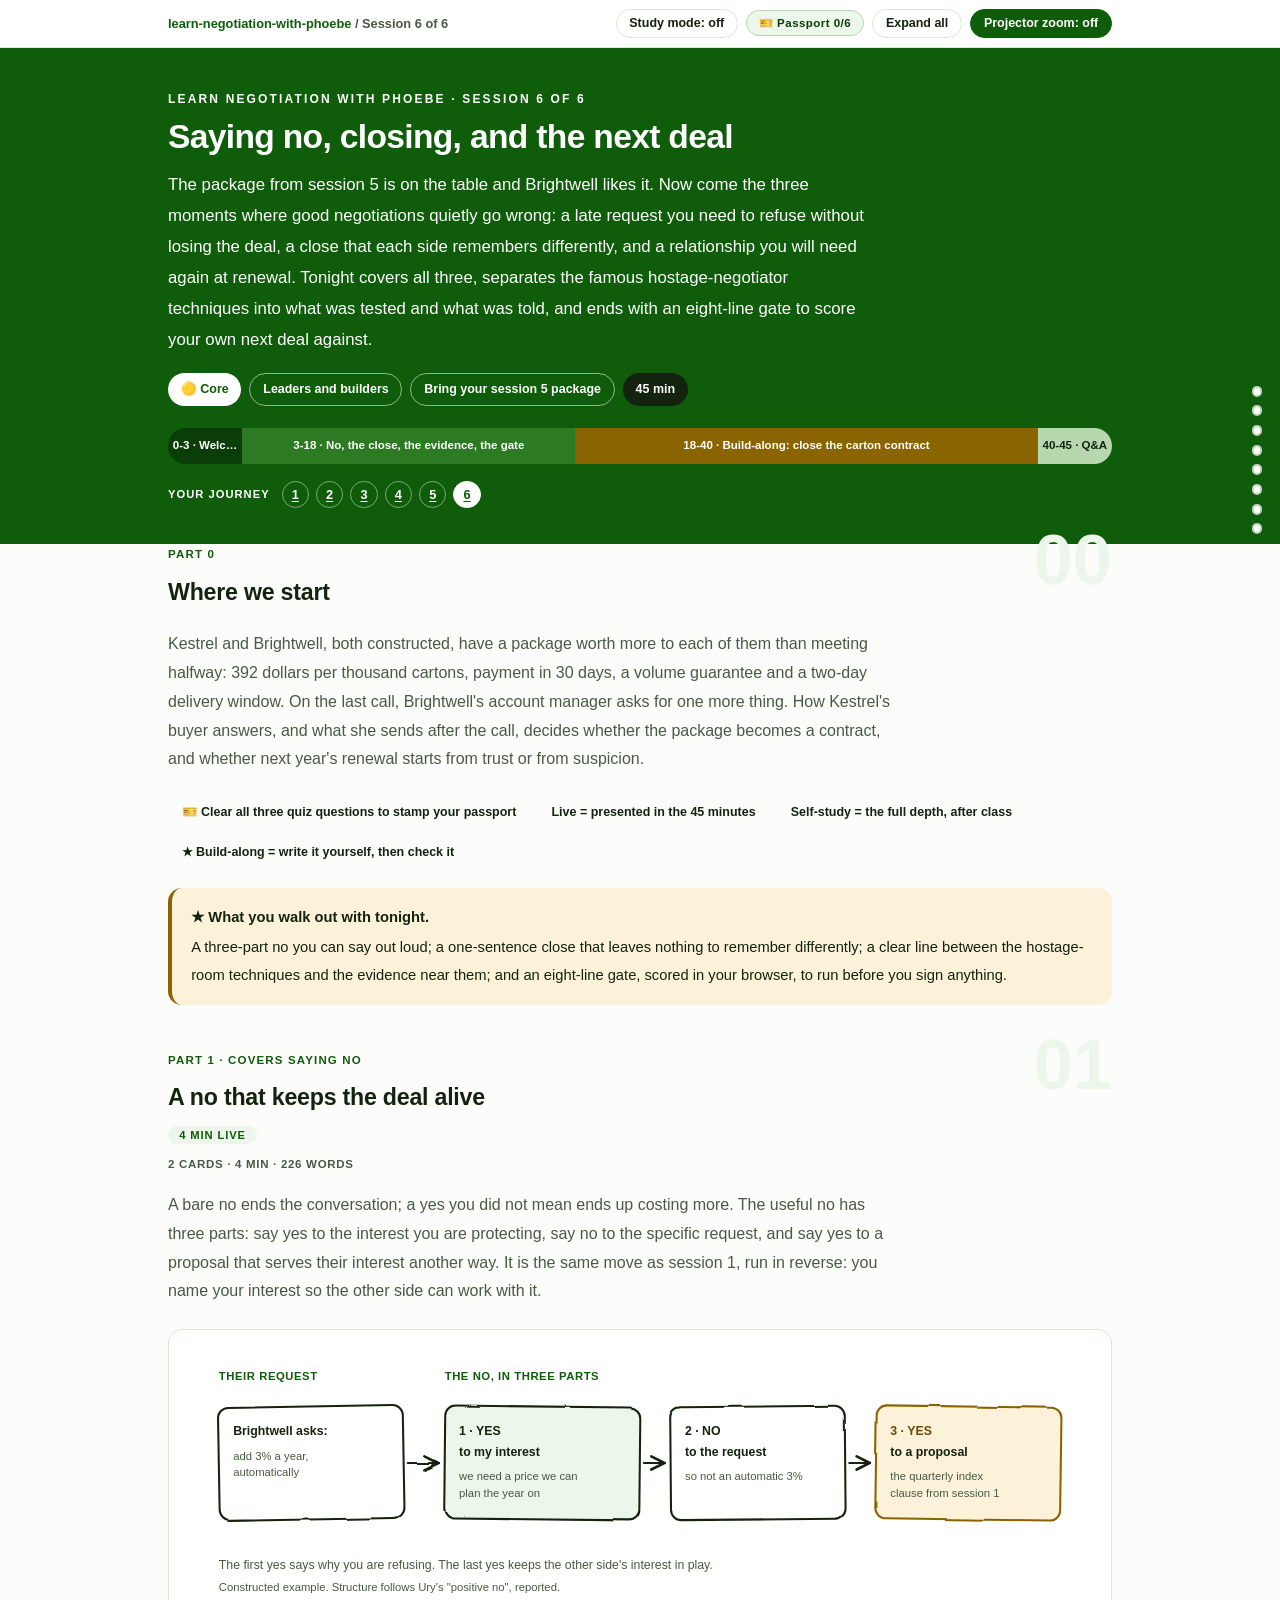
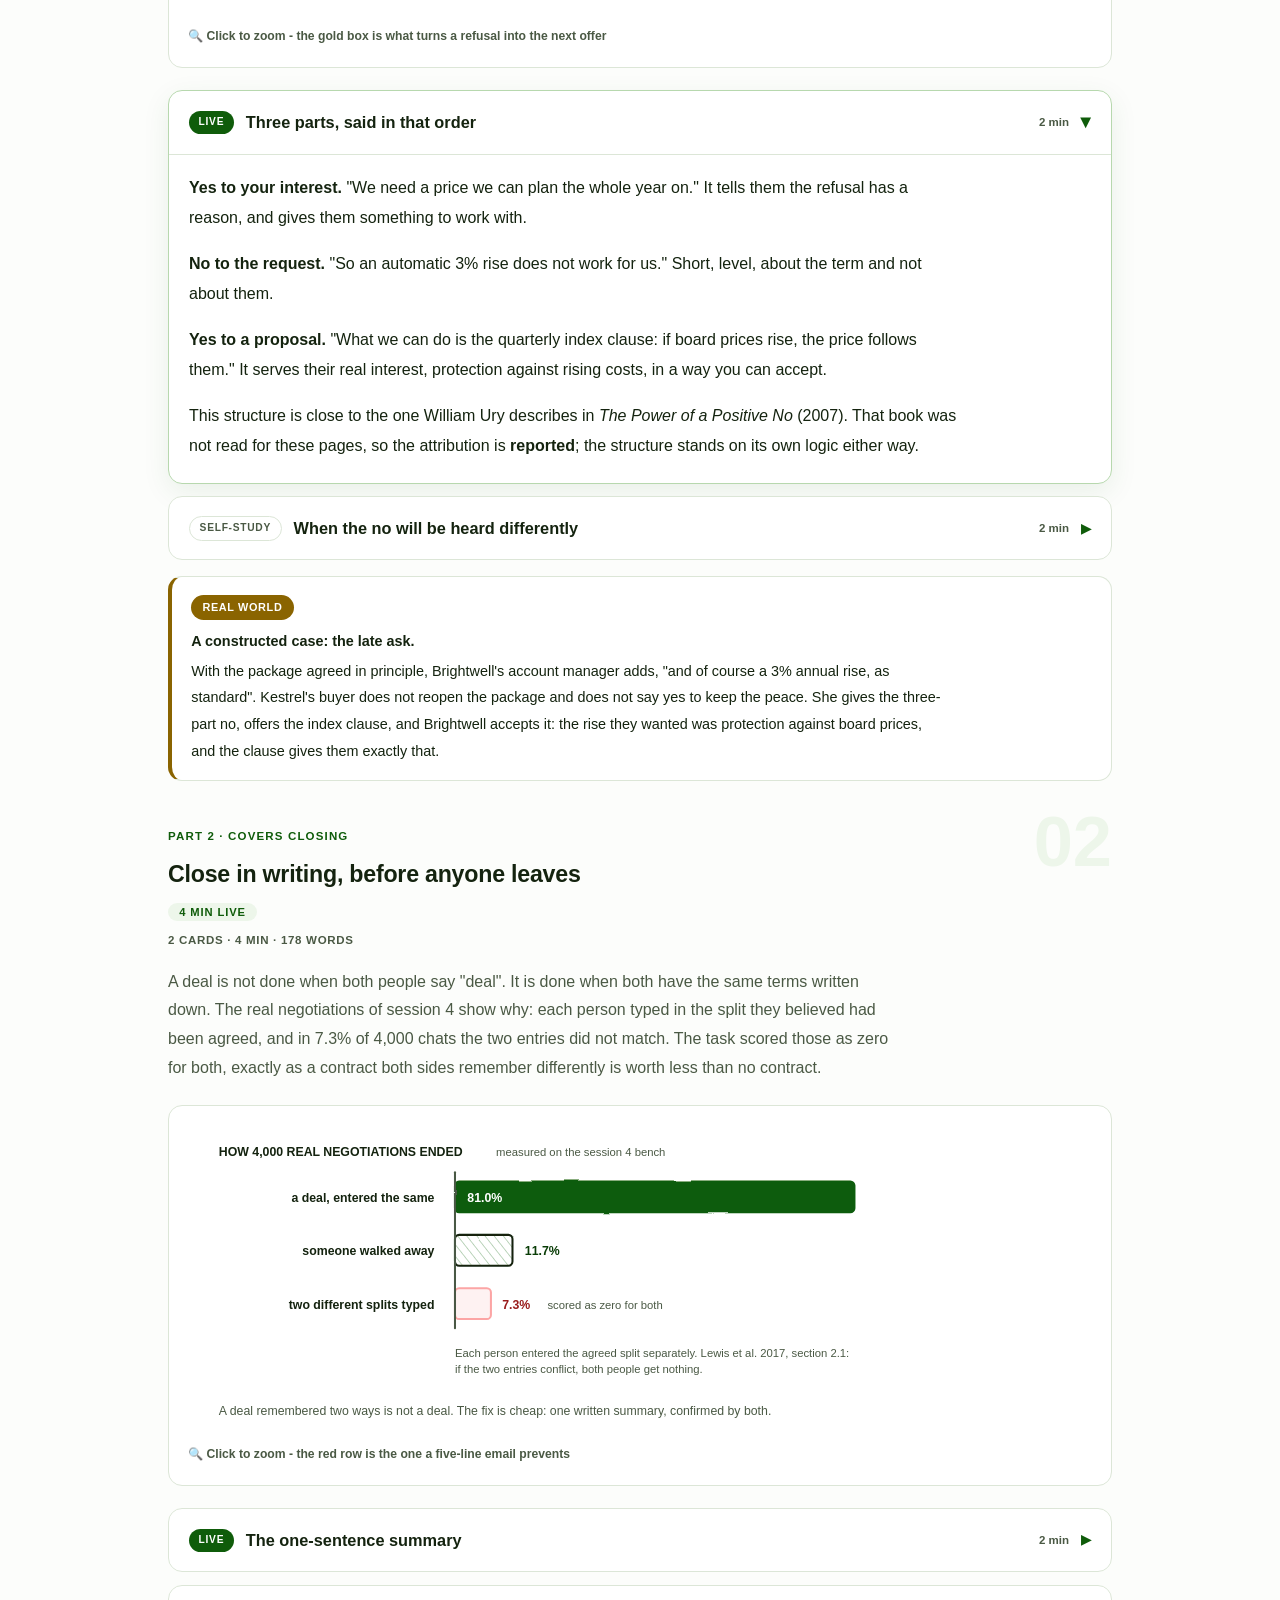
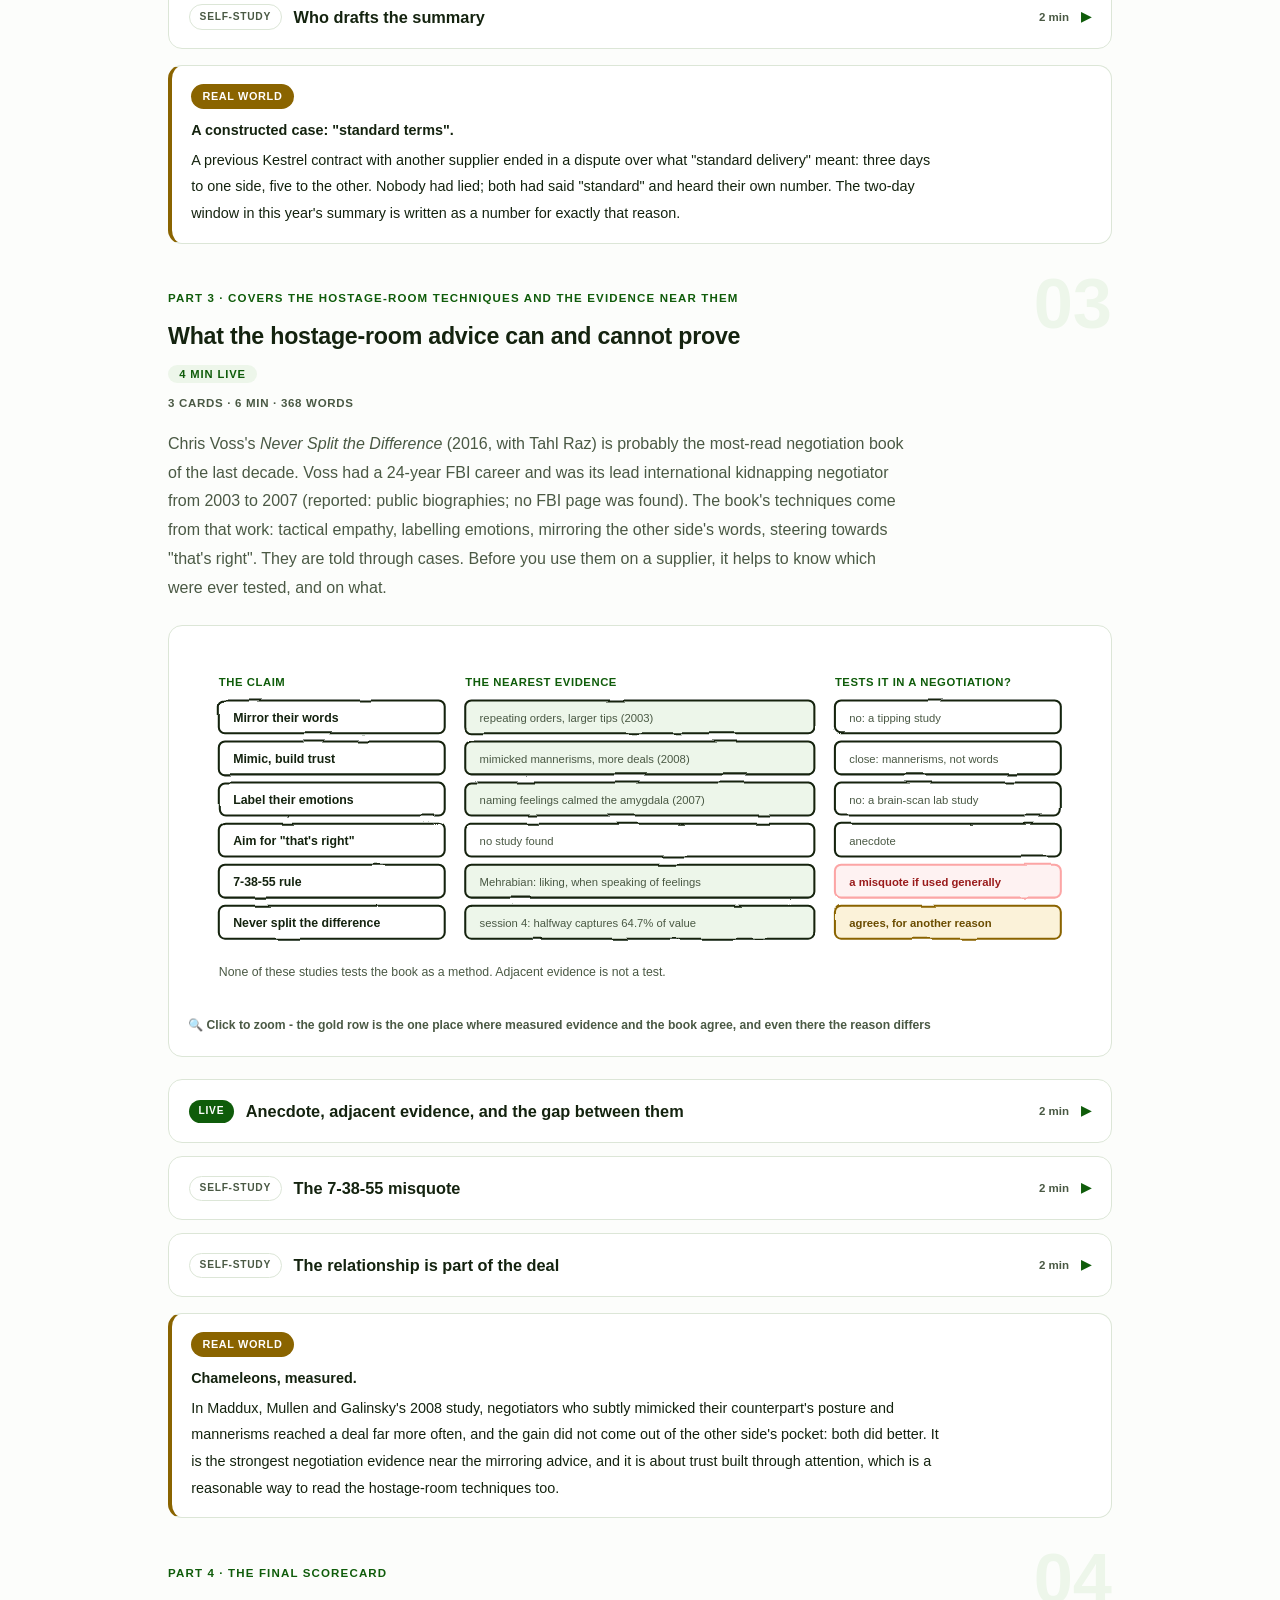
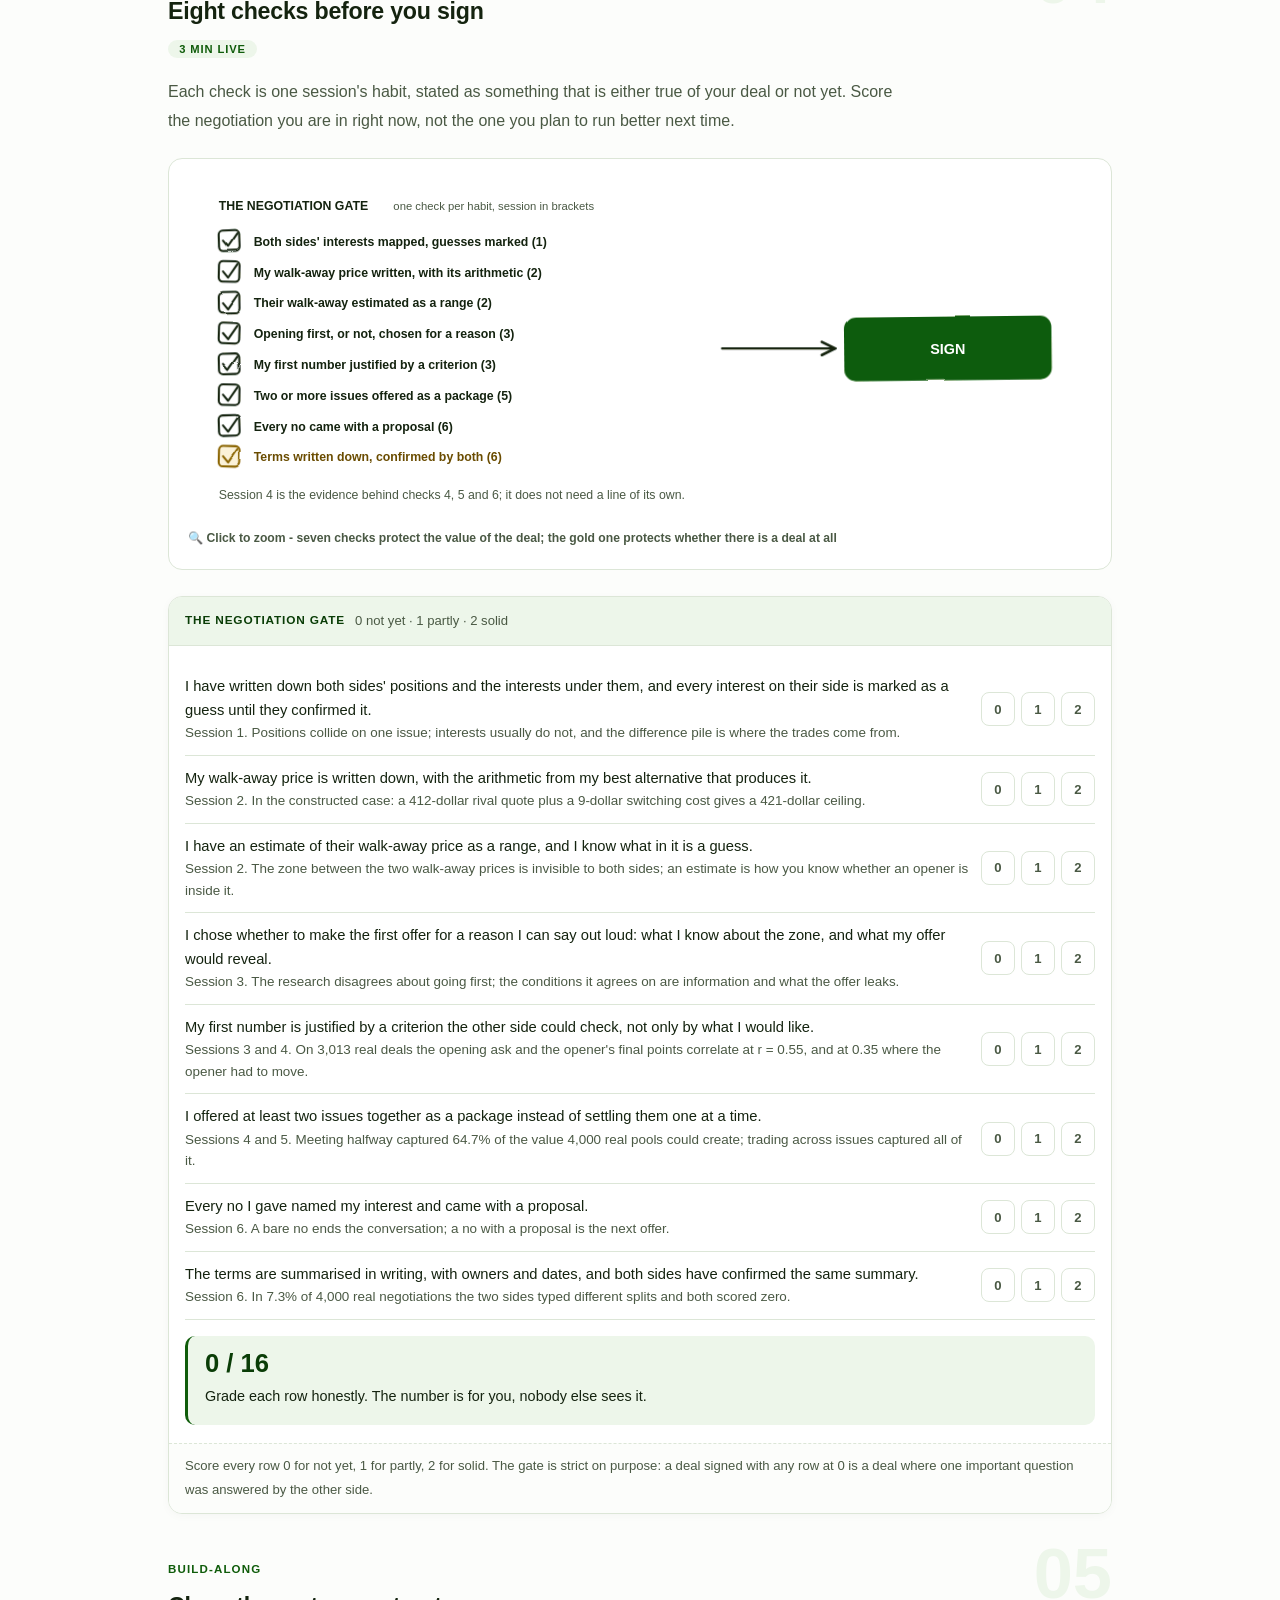
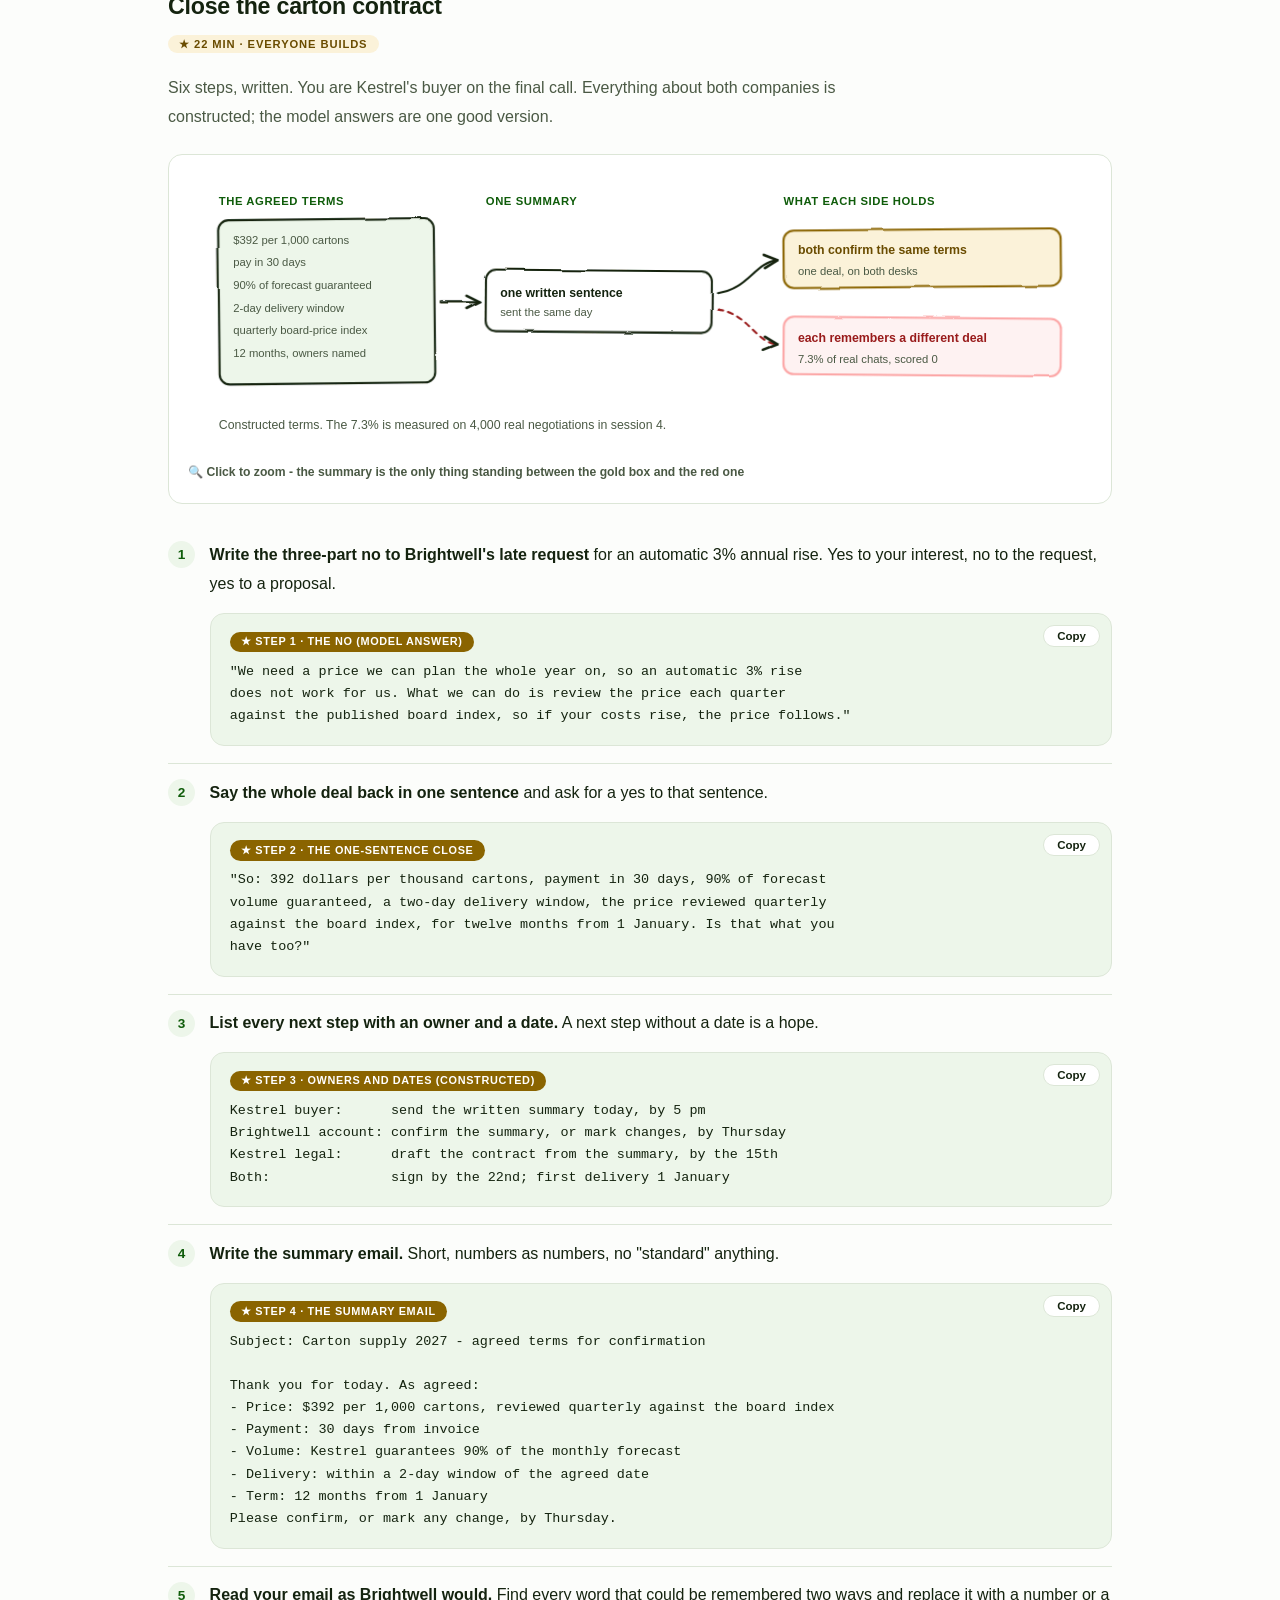
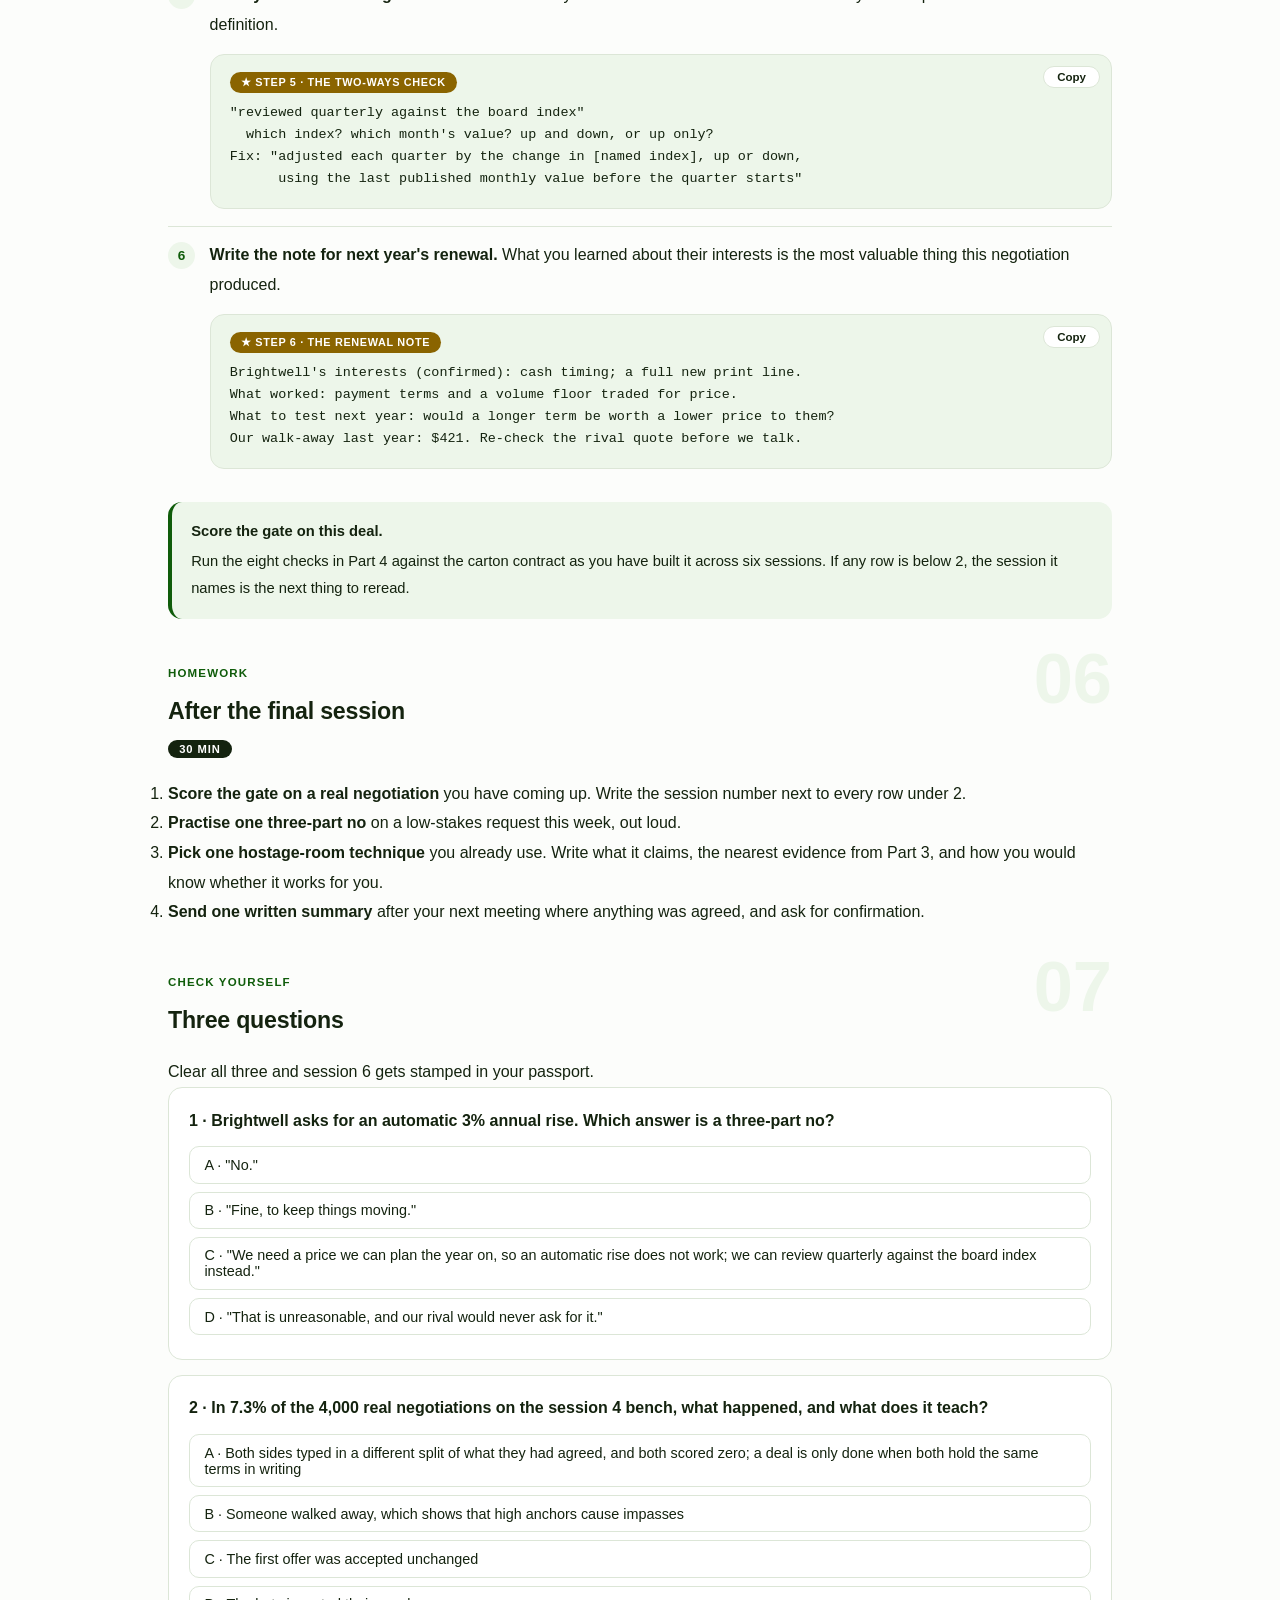
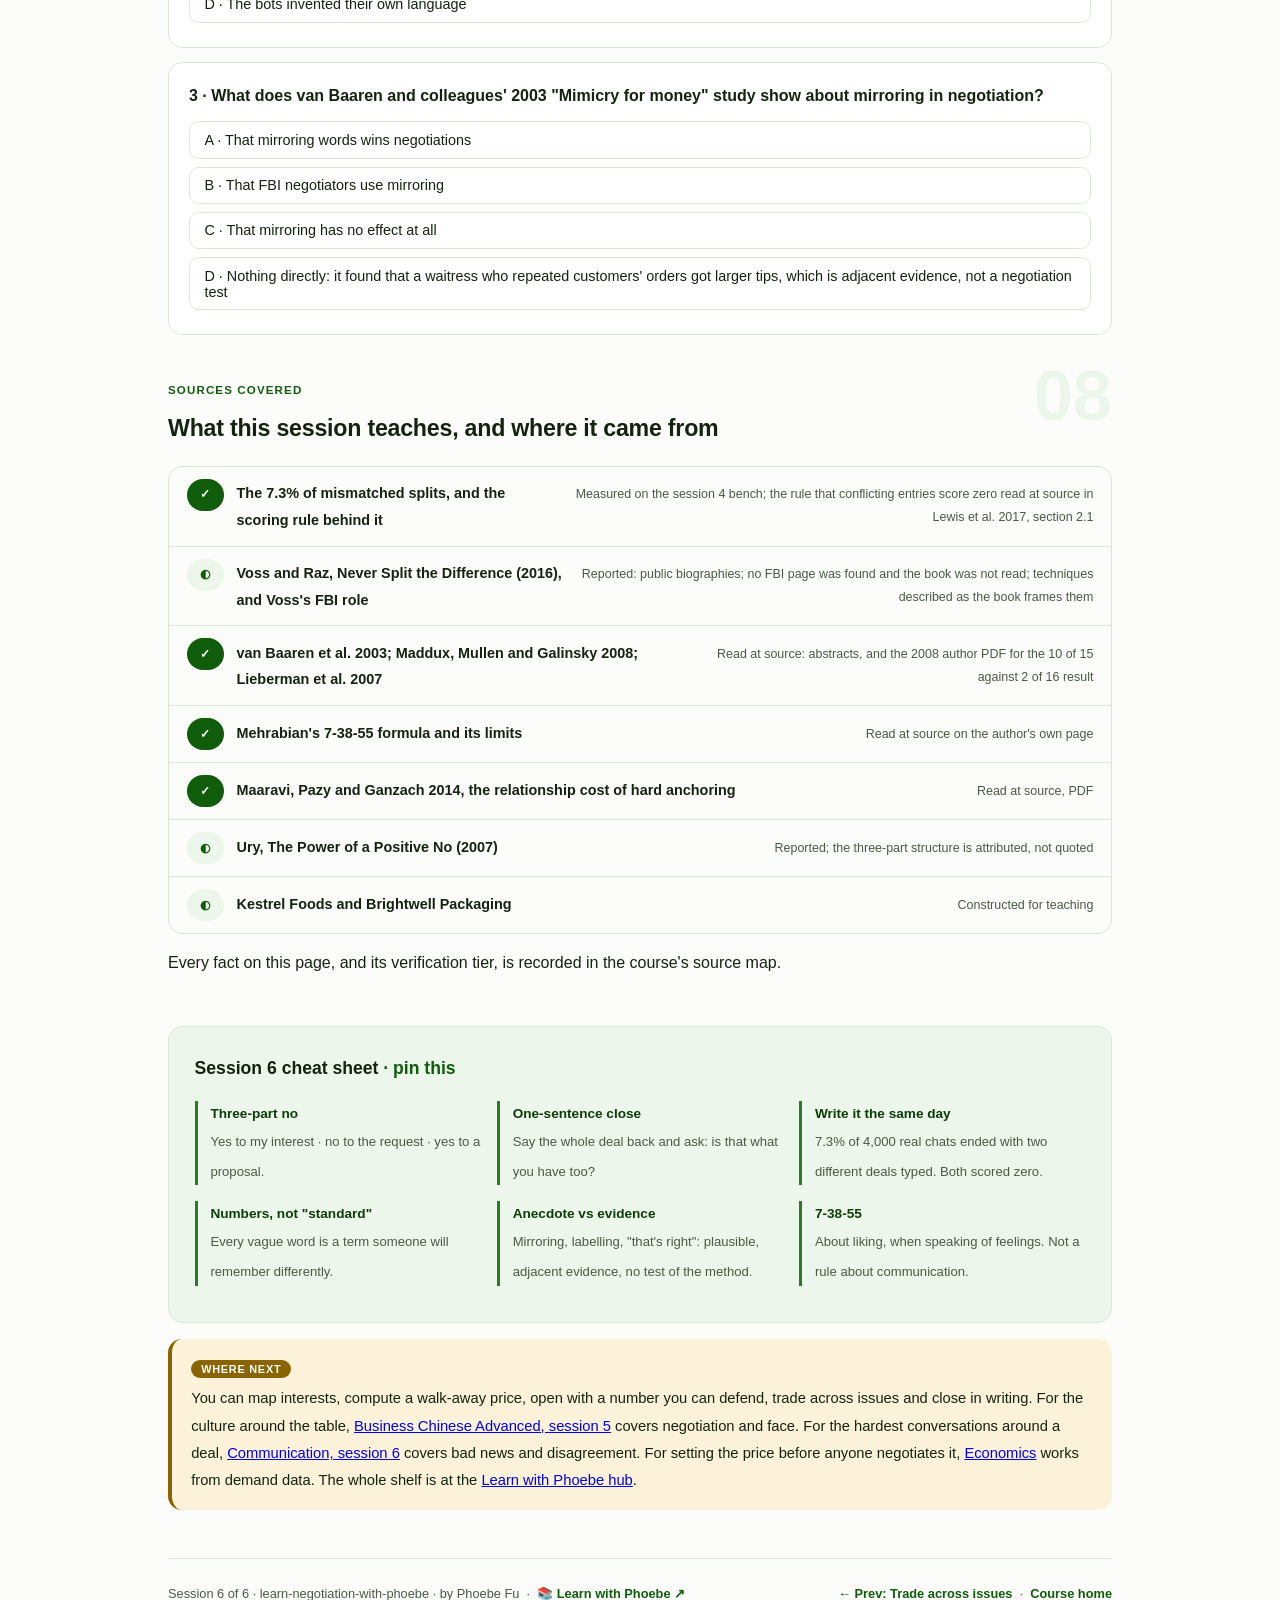
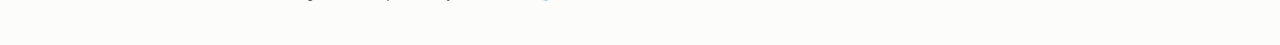
<file: courses/06-saying-no-closing-and-the-next-deal.html>
<!DOCTYPE html>
<html lang="en">
<head>
<meta charset="UTF-8">
<meta name="viewport" content="width=device-width, initial-scale=1.0">
<!-- social:start -->
<meta name="description" content="Session 6 of 6. A no that keeps the negotiation alive, a close both sides remember the same way, what the famous hostage-negotiator advice does and does not have evidence for, and a final gate to score your own deal against.">
<meta property="og:type" content="article">
<meta property="og:site_name" content="Learn with Phoebe">
<meta property="og:title" content="Saying no, closing, and the next deal - learn negotiation with phoebe">
<meta property="og:description" content="Session 6 of 6. In 7.3% of 4,000 real negotiations both sides typed a different deal. Close in writing, say no with a proposal, and check the hostage-room claims.">
<meta property="og:url" content="https://phoebefu6.github.io/learn-negotiation-with-phoebe/courses/06-saying-no-closing-and-the-next-deal.html">
<meta property="og:image" content="https://phoebefu6.github.io/learn-negotiation-with-phoebe/assets/og-cover.png">
<meta property="og:image:width" content="1200">
<meta property="og:image:height" content="630">
<meta name="twitter:card" content="summary_large_image">
<meta name="twitter:title" content="Saying no, closing, and the next deal - learn negotiation with phoebe">
<meta name="twitter:description" content="Session 6 of 6. A no with a proposal, a close in writing, and the evidence behind the hostage-room techniques.">
<meta name="twitter:image" content="https://phoebefu6.github.io/learn-negotiation-with-phoebe/assets/og-cover.png">
<!-- social:end -->
<title>Session 6 · Saying no, closing, and the next deal - learn negotiation with phoebe</title>
<link rel="stylesheet" href="../assets/style.css?v=20">
</head>
<body>

<div class="toolbar">
  <div class="wrap">
    <span class="crumb"><a href="../index.html">learn-negotiation-with-phoebe</a> / Session 6 of 6</span>
    <button class="btn" id="toggle-all" type="button">Expand all</button>
    <button class="btn primary" id="zoom-toggle" type="button">Projector zoom: off</button>
  </div>
</div>

<header class="masthead">
  <div class="wrap">
    <div class="eyebrow">Learn Negotiation with Phoebe · Session 6 of 6</div>
    <h1>Saying no, closing, and <span class="accent">the next deal</span></h1>
    <p class="sub">The package from session 5 is on the table and Brightwell likes it. Now come the three moments where good negotiations quietly go wrong: a late request you need to refuse without losing the deal, a close that each side remembers differently, and a relationship you will need again at renewal. Tonight covers all three, separates the famous hostage-negotiator techniques into what was tested and what was told, and ends with an eight-line gate to score your own next deal against.</p>
    <div class="chip-row">
      <span class="chip level">🟡 Core</span>
      <span class="chip audience">Leaders and builders</span>
      <span class="chip audience">Bring your session 5 package</span>
      <span class="chip time">45 min</span>
    </div>
    <div class="agenda">
      <span class="a1" style="flex:1">0-3 · Welcome</span>
      <span class="a2" style="flex:5">3-18 · No, the close, the evidence, the gate</span>
      <span class="a3" style="flex:7">18-40 · Build-along: close the carton contract</span>
      <span class="a4" style="flex:1">40-45 · Q&amp;A</span>
    </div>
  </div>
</header>

<main class="wrap">

  <section class="section" id="intro">
    <div class="section-kicker">
      <span class="klabel">Part 0</span>
      <h2>Where we start</h2>
    </div>
    <p class="lede">Kestrel and Brightwell, both constructed, have a package worth more to each of them than meeting halfway: 392 dollars per thousand cartons, payment in 30 days, a volume guarantee and a two-day delivery window. On the last call, Brightwell's account manager asks for one more thing. How Kestrel's buyer answers, and what she sends after the call, decides whether the package becomes a contract, and whether next year's renewal starts from trust or from suspicion.</p>

    <div class="legend">
      <span class="pill">🎫 Clear all three quiz questions to stamp your passport</span>
      <span class="pill">Live = presented in the 45 minutes</span>
      <span class="pill">Self-study = the full depth, after class</span>
      <span class="pill">★ Build-along = write it yourself, then check it</span>
    </div>

    <div class="callout win">
      <p><strong>★ What you walk out with tonight.</strong> A three-part no you can say out loud; a one-sentence close that leaves nothing to remember differently; a clear line between the hostage-room techniques and the evidence near them; and an eight-line gate, scored in your browser, to run before you sign anything.</p>
    </div>
  </section>

  <section class="section" id="part-1">
    <div class="section-kicker">
      <span class="klabel">Part 1 · covers saying no</span>
      <h2>A no that keeps the deal alive</h2>
      <span class="tag concept">4 min live</span>
    </div>
    <p class="lede">A bare no ends the conversation; a yes you did not mean ends up costing more. The useful no has three parts: say yes to the interest you are protecting, say no to the specific request, and say yes to a proposal that serves their interest another way. It is the same move as session 1, run in reverse: you name your interest so the other side can work with it.</p>

    <figure class="zoomable">
      <svg viewBox="0 0 880 260" xmlns="http://www.w3.org/2000/svg" role="img" aria-label="A three-part no, worked on the constructed case. Brightwell asks for an automatic 3 percent price rise each year. Part one, yes to Kestrel's interest: a price it can plan the year on. Part two, no to the request: not an automatic 3 percent. Part three, yes to a proposal: the quarterly index clause from session 1.">
        <defs>
          <filter id="s6aSk" x="-3%" y="-3%" width="106%" height="106%"><feTurbulence type="fractalNoise" baseFrequency="0.02" numOctaves="2" seed="61" result="n"/><feDisplacementMap in="SourceGraphic" in2="n" scale="2.4" xChannelSelector="R" yChannelSelector="G"/></filter>
          <marker id="s6aAr" viewBox="0 0 10 10" refX="9" refY="5" markerWidth="8" markerHeight="8" orient="auto"><path d="M1 1 L9 5 L1 9" fill="none" stroke="#14230F" stroke-width="1.6" stroke-linecap="round"/></marker>
        </defs>
        <style>
          .s6aH { font: 800 12px Inter, sans-serif; fill: #14230F; }
          .s6aL { font: 600 12px Inter, sans-serif; fill: #14230F; }
          .s6aS { font: 400 11px Inter, sans-serif; fill: #4A5944; }
          .s6aB { font: 800 12px Inter, sans-serif; fill: #6A4C00; }
          .s6aA { font: 700 11px Inter, sans-serif; fill: #0F5C0A; letter-spacing: .05em; }
          .s6aN { font: 400 12px Inter, sans-serif; fill: #4A5944; }
        </style>

        <text class="s6aA" x="30" y="30">THEIR REQUEST</text>
        <text class="s6aA" x="250" y="30">THE NO, IN THREE PARTS</text>

        <g filter="url(#s6aSk)" fill="none" stroke="#14230F" stroke-width="2" stroke-linecap="round" stroke-linejoin="round">
          <rect x="30" y="56" width="180" height="110" rx="10" transform="rotate(-1 120 111)" fill="#FFFFFF"/>
          <rect x="250" y="56" width="190" height="110" rx="10" transform="rotate(0.6 345 111)" fill="#EDF6EA"/>
          <rect x="470" y="56" width="170" height="110" rx="10" transform="rotate(-0.5 555 111)" fill="#FFFFFF"/>
          <rect x="670" y="56" width="180" height="110" rx="10" transform="rotate(0.8 760 111)" fill="#FBF2D9" stroke="#8A6400"/>
          <path d="M214 111 L244 111" marker-end="url(#s6aAr)"/>
          <path d="M444 111 L464 111" marker-end="url(#s6aAr)"/>
          <path d="M644 111 L664 111" marker-end="url(#s6aAr)"/>
        </g>

        <text class="s6aL" x="44" y="84">Brightwell asks:</text>
        <text class="s6aS" x="44" y="108">add 3% a year,</text>
        <text class="s6aS" x="44" y="124">automatically</text>

        <text class="s6aH" x="264" y="84">1 · YES</text>
        <text class="s6aL" x="264" y="104">to my interest</text>
        <text class="s6aS" x="264" y="128">we need a price we can</text>
        <text class="s6aS" x="264" y="144">plan the year on</text>

        <text class="s6aH" x="484" y="84">2 · NO</text>
        <text class="s6aL" x="484" y="104">to the request</text>
        <text class="s6aS" x="484" y="128">so not an automatic 3%</text>

        <text class="s6aB" x="684" y="84">3 · YES</text>
        <text class="s6aL" x="684" y="104">to a proposal</text>
        <text class="s6aS" x="684" y="128">the quarterly index</text>
        <text class="s6aS" x="684" y="144">clause from session 1</text>

        <text class="s6aN" x="30" y="214">The first yes says why you are refusing. The last yes keeps the other side's interest in play.</text>
        <text class="s6aS" x="30" y="236">Constructed example. Structure follows Ury's "positive no", reported.</text>
      </svg>
      <figcaption>🔍 Click to zoom - the gold box is what turns a refusal into the next offer</figcaption>
    </figure>

    <details class="card" open>
      <summary><span class="mode live">Live</span>Three parts, said in that order<span class="mini">2 min</span><span class="caret">▶</span></summary>
      <div class="body">
        <p><strong>Yes to your interest.</strong> "We need a price we can plan the whole year on." It tells them the refusal has a reason, and gives them something to work with.</p>
        <p><strong>No to the request.</strong> "So an automatic 3% rise does not work for us." Short, level, about the term and not about them.</p>
        <p><strong>Yes to a proposal.</strong> "What we can do is the quarterly index clause: if board prices rise, the price follows them." It serves their real interest, protection against rising costs, in a way you can accept.</p>
        <p>This structure is close to the one William Ury describes in <em>The Power of a Positive No</em> (2007). That book was not read for these pages, so the attribution is <strong>reported</strong>; the structure stands on its own logic either way.</p>
      </div>
    </details>

    <details class="card">
      <summary><span class="mode self">Self-study</span>When the no will be heard differently<span class="mini">2 min</span><span class="caret">▶</span></summary>
      <div class="body">
        <p>How direct a no can be depends on the people and the business culture across the table. Where a flat refusal costs the other side face, a softened no and an open question often do the same work. <a href="https://phoebefu6.github.io/learn-business-chinese-advanced-with-phoebe/courses/05-negotiation-and-face.html">Business Chinese Advanced, session 5 ↗</a> covers the softened refusals of business Chinese and how to answer them.</p>
        <p>And when the no is really bad news, a price that will not be honoured, a delivery that will be late, the conversation is a difficult one before it is a negotiation; <a href="https://phoebefu6.github.io/learn-communication-with-phoebe/courses/06-bad-news-and-disagreement.html">Communication, session 6 ↗</a> covers bad news and disagreement.</p>
      </div>
    </details>

    <div class="callout example">
      <span class="ex-pill">Real world</span>
      <p><strong>A constructed case: the late ask.</strong> With the package agreed in principle, Brightwell's account manager adds, "and of course a 3% annual rise, as standard". Kestrel's buyer does not reopen the package and does not say yes to keep the peace. She gives the three-part no, offers the index clause, and Brightwell accepts it: the rise they wanted was protection against board prices, and the clause gives them exactly that.</p>
    </div>
  </section>

  <section class="section" id="part-2">
    <div class="section-kicker">
      <span class="klabel">Part 2 · covers closing</span>
      <h2>Close in writing, before anyone leaves</h2>
      <span class="tag concept">4 min live</span>
    </div>
    <p class="lede">A deal is not done when both people say "deal". It is done when both have the same terms written down. The real negotiations of session 4 show why: each person typed in the split they believed had been agreed, and in 7.3% of 4,000 chats the two entries did not match. The task scored those as zero for both, exactly as a contract both sides remember differently is worth less than no contract.</p>

    <figure class="zoomable">
      <svg viewBox="0 0 880 300" xmlns="http://www.w3.org/2000/svg" role="img" aria-label="How 4,000 real negotiations ended, measured on the session 4 bench. 81.0 percent reached a deal both sides entered identically. 11.7 percent ended with someone choosing no agreement. 7.3 percent ended with the two sides entering different splits, which the task scores as zero for both.">
        <defs>
          <filter id="s6bSk" x="-3%" y="-3%" width="106%" height="106%"><feTurbulence type="fractalNoise" baseFrequency="0.02" numOctaves="2" seed="67" result="n"/><feDisplacementMap in="SourceGraphic" in2="n" scale="2.4" xChannelSelector="R" yChannelSelector="G"/></filter>
          <pattern id="s6bHc" patternUnits="userSpaceOnUse" width="7" height="7" patternTransform="rotate(-38)"><line x1="0" y1="0" x2="0" y2="7" stroke="#0F5C0A" stroke-width="1" opacity=".5"/></pattern>
        </defs>
        <style>
          .s6bH { font: 800 12px Inter, sans-serif; fill: #14230F; }
          .s6bL { font: 600 12px Inter, sans-serif; fill: #14230F; }
          .s6bS { font: 400 11px Inter, sans-serif; fill: #4A5944; }
          .s6bW { font: 800 12px Inter, sans-serif; fill: #FFFFFF; }
          .s6bV { font: 800 12px Inter, sans-serif; fill: #0A3D07; }
          .s6bR { font: 800 12px Inter, sans-serif; fill: #991B1B; }
          .s6bN { font: 400 12px Inter, sans-serif; fill: #4A5944; }
        </style>

        <text class="s6bH" x="30" y="30">HOW 4,000 REAL NEGOTIATIONS ENDED</text>
        <text class="s6bS" x="300" y="30">measured on the session 4 bench</text>

        <g filter="url(#s6bSk)" fill="none" stroke="#14230F" stroke-width="2" stroke-linecap="round" stroke-linejoin="round">
          <rect x="260" y="55" width="389" height="30" rx="4" fill="#0F5C0A" stroke="#0F5C0A"/>
          <rect x="260" y="107" width="56" height="30" rx="4" fill="url(#s6bHc)"/>
          <rect x="260" y="159" width="35" height="30" rx="4" fill="#FEF2F2" stroke="#FCA5A5"/>
          <path d="M260 46 L260 198" stroke="#4A5944"/>
        </g>

        <text class="s6bL" x="240" y="75" text-anchor="end">a deal, entered the same</text>
        <text class="s6bW" x="272" y="75">81.0%</text>
        <text class="s6bL" x="240" y="127" text-anchor="end">someone walked away</text>
        <text class="s6bV" x="328" y="127">11.7%</text>
        <text class="s6bL" x="240" y="179" text-anchor="end">two different splits typed</text>
        <text class="s6bR" x="306" y="179">7.3%</text>
        <text class="s6bS" x="350" y="179">scored as zero for both</text>

        <text class="s6bS" x="260" y="226">Each person entered the agreed split separately. Lewis et al. 2017, section 2.1:</text>
        <text class="s6bS" x="260" y="242">if the two entries conflict, both people get nothing.</text>

        <text class="s6bN" x="30" y="282">A deal remembered two ways is not a deal. The fix is cheap: one written summary, confirmed by both.</text>
      </svg>
      <figcaption>🔍 Click to zoom - the red row is the one a five-line email prevents</figcaption>
    </figure>

    <details class="card">
      <summary><span class="mode live">Live</span>The one-sentence summary<span class="mini">2 min</span><span class="caret">▶</span></summary>
      <div class="body">
        <p>Before the call ends, say the whole deal back in one sentence and ask for a yes to that sentence: "So: 392 dollars per thousand, payment in 30 days, 90% of forecast volume guaranteed, a two-day delivery window, the price reviewed quarterly against the board index, twelve months from 1 January. Is that what you have too?"</p>
        <p>Then send it in writing the same day, with owners and dates for every next step. Anything vague in the sentence ("we will sort the details later") is the issue that will be remembered differently.</p>
      </div>
    </details>

    <details class="card">
      <summary><span class="mode self">Self-study</span>Who drafts the summary<span class="mini">2 min</span><span class="caret">▶</span></summary>
      <div class="body">
        <p>Whoever writes the first draft of the summary chooses its wording, its order and what counts as a detail. Offering to draft it is a common professional habit, and a courteous one: it saves the other side work. It is common practice rather than a measured effect; no source read for these pages measures how much it matters.</p>
        <p>The courteous version is to draft it fairly. A summary that quietly tilts a term will be caught, and then the relationship pays for it at the renewal.</p>
      </div>
    </details>

    <div class="callout example">
      <span class="ex-pill">Real world</span>
      <p><strong>A constructed case: "standard terms".</strong> A previous Kestrel contract with another supplier ended in a dispute over what "standard delivery" meant: three days to one side, five to the other. Nobody had lied; both had said "standard" and heard their own number. The two-day window in this year's summary is written as a number for exactly that reason.</p>
    </div>
  </section>

  <section class="section" id="part-3">
    <div class="section-kicker">
      <span class="klabel">Part 3 · covers the hostage-room techniques and the evidence near them</span>
      <h2>What the hostage-room advice can and cannot prove</h2>
      <span class="tag concept">4 min live</span>
    </div>
    <p class="lede">Chris Voss's <em>Never Split the Difference</em> (2016, with Tahl Raz) is probably the most-read negotiation book of the last decade. Voss had a 24-year FBI career and was its lead international kidnapping negotiator from 2003 to 2007 (reported: public biographies; no FBI page was found). The book's techniques come from that work: tactical empathy, labelling emotions, mirroring the other side's words, steering towards "that's right". They are told through cases. Before you use them on a supplier, it helps to know which were ever tested, and on what.</p>

    <figure class="zoomable">
      <svg viewBox="0 0 880 350" xmlns="http://www.w3.org/2000/svg" role="img" aria-label="Six popular claims with the nearest evidence and whether it tests the claim in a negotiation. Mirroring words: waitresses who repeated orders got larger tips, 2003, a tipping study. Mimicking mannerisms: more deals reached, 2008, close but about mannerisms. Labelling emotions: naming feelings reduced amygdala response, 2007, a lab study. That's right: no study found, anecdote. 7-38-55: Mehrabian's formula is about liking when speaking of feelings, a misquote. Do not split the difference: the session 4 bench finds halfway captures 64.7 percent, agrees for a different reason.">
        <defs>
          <filter id="s6cSk" x="-3%" y="-3%" width="106%" height="106%"><feTurbulence type="fractalNoise" baseFrequency="0.02" numOctaves="2" seed="71" result="n"/><feDisplacementMap in="SourceGraphic" in2="n" scale="2.4" xChannelSelector="R" yChannelSelector="G"/></filter>
        </defs>
        <style>
          .s6cH { font: 800 12px Inter, sans-serif; fill: #14230F; }
          .s6cL { font: 600 12px Inter, sans-serif; fill: #14230F; }
          .s6cS { font: 400 11px Inter, sans-serif; fill: #4A5944; }
          .s6cR { font: 700 11px Inter, sans-serif; fill: #991B1B; }
          .s6cB { font: 800 11px Inter, sans-serif; fill: #6A4C00; }
          .s6cA { font: 700 11px Inter, sans-serif; fill: #0F5C0A; letter-spacing: .05em; }
          .s6cN { font: 400 12px Inter, sans-serif; fill: #4A5944; }
        </style>

        <text class="s6cA" x="30" y="40">THE CLAIM</text>
        <text class="s6cA" x="270" y="40">THE NEAREST EVIDENCE</text>
        <text class="s6cA" x="630" y="40">TESTS IT IN A NEGOTIATION?</text>

        <g filter="url(#s6cSk)" fill="none" stroke="#14230F" stroke-width="2" stroke-linecap="round" stroke-linejoin="round">
          <rect x="30" y="54" width="220" height="32" rx="6" fill="#FFFFFF"/>
          <rect x="30" y="94" width="220" height="32" rx="6" fill="#FFFFFF"/>
          <rect x="30" y="134" width="220" height="32" rx="6" fill="#FFFFFF"/>
          <rect x="30" y="174" width="220" height="32" rx="6" fill="#FFFFFF"/>
          <rect x="30" y="214" width="220" height="32" rx="6" fill="#FFFFFF"/>
          <rect x="30" y="254" width="220" height="32" rx="6" fill="#FFFFFF"/>
          <rect x="270" y="54" width="340" height="32" rx="6" fill="#EDF6EA"/>
          <rect x="270" y="94" width="340" height="32" rx="6" fill="#EDF6EA"/>
          <rect x="270" y="134" width="340" height="32" rx="6" fill="#EDF6EA"/>
          <rect x="270" y="174" width="340" height="32" rx="6" fill="#FFFFFF"/>
          <rect x="270" y="214" width="340" height="32" rx="6" fill="#EDF6EA"/>
          <rect x="270" y="254" width="340" height="32" rx="6" fill="#EDF6EA"/>
          <rect x="630" y="54" width="220" height="32" rx="6" fill="#FFFFFF"/>
          <rect x="630" y="94" width="220" height="32" rx="6" fill="#FFFFFF"/>
          <rect x="630" y="134" width="220" height="32" rx="6" fill="#FFFFFF"/>
          <rect x="630" y="174" width="220" height="32" rx="6" fill="#FFFFFF"/>
          <rect x="630" y="214" width="220" height="32" rx="6" fill="#FEF2F2" stroke="#FCA5A5"/>
          <rect x="630" y="254" width="220" height="32" rx="6" fill="#FBF2D9" stroke="#8A6400"/>
        </g>

        <text class="s6cL" x="44" y="75">Mirror their words</text>
        <text class="s6cS" x="284" y="75">repeating orders, larger tips (2003)</text>
        <text class="s6cS" x="644" y="75">no: a tipping study</text>
        <text class="s6cL" x="44" y="115">Mimic, build trust</text>
        <text class="s6cS" x="284" y="115">mimicked mannerisms, more deals (2008)</text>
        <text class="s6cS" x="644" y="115">close: mannerisms, not words</text>
        <text class="s6cL" x="44" y="155">Label their emotions</text>
        <text class="s6cS" x="284" y="155">naming feelings calmed the amygdala (2007)</text>
        <text class="s6cS" x="644" y="155">no: a brain-scan lab study</text>
        <text class="s6cL" x="44" y="195">Aim for "that's right"</text>
        <text class="s6cS" x="284" y="195">no study found</text>
        <text class="s6cS" x="644" y="195">anecdote</text>
        <text class="s6cL" x="44" y="235">7-38-55 rule</text>
        <text class="s6cS" x="284" y="235">Mehrabian: liking, when speaking of feelings</text>
        <text class="s6cR" x="644" y="235">a misquote if used generally</text>
        <text class="s6cL" x="44" y="275">Never split the difference</text>
        <text class="s6cS" x="284" y="275">session 4: halfway captures 64.7% of value</text>
        <text class="s6cB" x="644" y="275">agrees, for another reason</text>

        <text class="s6cN" x="30" y="322">None of these studies tests the book as a method. Adjacent evidence is not a test.</text>
      </svg>
      <figcaption>🔍 Click to zoom - the gold row is the one place where measured evidence and the book agree, and even there the reason differs</figcaption>
    </figure>

    <details class="card">
      <summary><span class="mode live">Live</span>Anecdote, adjacent evidence, and the gap between them<span class="mini">2 min</span><span class="caret">▶</span></summary>
      <div class="body">
        <p><strong>Mirroring.</strong> The closest study is van Baaren and colleagues (2003): a waitress who repeated customers' orders word for word received significantly larger tips. That is about tips, not deals. Maddux, Mullen and Galinsky (2008) tested mimicry in negotiation itself, but of mannerisms, not words: in their second study, 10 of 15 pairs with a mimicking buyer reached a deal against 2 of 16 without, and trust carried the effect.</p>
        <p><strong>Labelling.</strong> Lieberman and colleagues (2007) found that naming the emotion in a distressing image reduced activity in the amygdala, a brain region involved in emotional response. A laboratory finding about emotion regulation, not about negotiation outcomes.</p>
        <p><strong>"That's right."</strong> No study testing it was found. It is a practitioner's observation from hostage cases, and may well be useful; it is not evidence.</p>
        <p>The honest position: these techniques are plausible, some sit near real findings, and none of the studies above tests the book's method in a commercial negotiation. Use them as practices you evaluate, not as proven effects.</p>
      </div>
    </details>

    <details class="card">
      <summary><span class="mode self">Self-study</span>The 7-38-55 misquote<span class="mini">2 min</span><span class="caret">▶</span></summary>
      <div class="body">
        <p>"Only 7% of communication is words, 38% tone and 55% body language" is one of the most repeated numbers in communication training. Albert Mehrabian, whose experiments it comes from, says on his own page that the formula is about how much a listener <em>likes</em> a speaker, from words, voice and face, and that it does not apply unless the speaker is talking about their feelings or attitudes. Used as a general rule about communication, it is a misquote. Whether any particular negotiation book repeats it was not checked for these pages.</p>
        <p>Run the same test on any number a negotiation trainer gives you: what was measured, on whom, and does it apply to the situation you are in?</p>
      </div>
    </details>

    <details class="card">
      <summary><span class="mode self">Self-study</span>The relationship is part of the deal<span class="mini">2 min</span><span class="caret">▶</span></summary>
      <div class="body">
        <p>Maaravi, Pazy and Ganzach (2014) found that buyers who anchored aggressively earned more in a single deal, but their counterparts felt worse about their own results and were less willing to deal with them again; in a market study, anchoring cut cumulative profit through more impasses and longer negotiations. Kestrel will renegotiate with Brightwell next year. What the buyer learned this year about Brightwell's interests, cash timing and a full line, is worth more at renewal than the last two dollars squeezed out today.</p>
      </div>
    </details>

    <div class="callout example">
      <span class="ex-pill">Real world</span>
      <p><strong>Chameleons, measured.</strong> In Maddux, Mullen and Galinsky's 2008 study, negotiators who subtly mimicked their counterpart's posture and mannerisms reached a deal far more often, and the gain did not come out of the other side's pocket: both did better. It is the strongest negotiation evidence near the mirroring advice, and it is about trust built through attention, which is a reasonable way to read the hostage-room techniques too.</p>
    </div>
  </section>

  <section class="section" id="part-4">
    <div class="section-kicker">
      <span class="klabel">Part 4 · the final scorecard</span>
      <h2>Eight checks before you sign</h2>
      <span class="tag concept">3 min live</span>
    </div>
    <p class="lede">Each check is one session's habit, stated as something that is either true of your deal or not yet. Score the negotiation you are in right now, not the one you plan to run better next time.</p>

    <figure class="zoomable">
      <svg viewBox="0 0 880 330" xmlns="http://www.w3.org/2000/svg" role="img" aria-label="Eight checks in a column feeding a box marked sign. Interests mapped, walk-away price written, their walk-away estimated, opening chosen for a reason, first number justified, issues offered as a package, every no with a proposal, and terms summarised in writing and confirmed by both. The last check is gold.">
        <defs>
          <filter id="s6eSk" x="-3%" y="-3%" width="106%" height="106%"><feTurbulence type="fractalNoise" baseFrequency="0.02" numOctaves="2" seed="79" result="n"/><feDisplacementMap in="SourceGraphic" in2="n" scale="2.4" xChannelSelector="R" yChannelSelector="G"/></filter>
          <marker id="s6eAr" viewBox="0 0 10 10" refX="9" refY="5" markerWidth="8" markerHeight="8" orient="auto"><path d="M1 1 L9 5 L1 9" fill="none" stroke="#14230F" stroke-width="1.6" stroke-linecap="round"/></marker>
        </defs>
        <style>
          .s6eH { font: 800 12px Inter, sans-serif; fill: #14230F; }
          .s6eL { font: 600 12px Inter, sans-serif; fill: #14230F; }
          .s6eS { font: 400 11px Inter, sans-serif; fill: #4A5944; }
          .s6eB { font: 800 12px Inter, sans-serif; fill: #6A4C00; }
          .s6eW { font: 800 14px Inter, sans-serif; fill: #FFFFFF; }
          .s6eN { font: 400 12px Inter, sans-serif; fill: #4A5944; }
        </style>

        <text class="s6eH" x="30" y="30">THE NEGOTIATION GATE</text>
        <text class="s6eS" x="200" y="30">one check per habit, session in brackets</text>

        <g filter="url(#s6eSk)" fill="none" stroke="#14230F" stroke-width="2" stroke-linecap="round" stroke-linejoin="round">
          <rect x="30" y="50" width="20" height="20" rx="4" transform="rotate(-2 40 60)" fill="#FFFFFF"/>
          <rect x="30" y="80" width="20" height="20" rx="4" transform="rotate(1.5 40 90)" fill="#FFFFFF"/>
          <rect x="30" y="110" width="20" height="20" rx="4" transform="rotate(-1 40 120)" fill="#FFFFFF"/>
          <rect x="30" y="140" width="20" height="20" rx="4" transform="rotate(2 40 150)" fill="#FFFFFF"/>
          <rect x="30" y="170" width="20" height="20" rx="4" transform="rotate(-1.5 40 180)" fill="#FFFFFF"/>
          <rect x="30" y="200" width="20" height="20" rx="4" transform="rotate(1 40 210)" fill="#FFFFFF"/>
          <rect x="30" y="230" width="20" height="20" rx="4" transform="rotate(-2 40 240)" fill="#FFFFFF"/>
          <rect x="30" y="260" width="20" height="20" rx="4" transform="rotate(1.5 40 270)" fill="#FBF2D9" stroke="#8A6400"/>
          <path d="M34 60 L39 66 L48 53"/>
          <path d="M34 90 L39 96 L48 83"/>
          <path d="M34 120 L39 126 L48 113"/>
          <path d="M34 150 L39 156 L48 143"/>
          <path d="M34 180 L39 186 L48 173"/>
          <path d="M34 210 L39 216 L48 203"/>
          <path d="M34 240 L39 246 L48 233"/>
          <path d="M34 270 L39 276 L48 263" stroke="#8A6400"/>
          <path d="M520 165 L630 165" marker-end="url(#s6eAr)"/>
          <rect x="640" y="135" width="200" height="60" rx="10" transform="rotate(-0.6 740 165)" fill="#0F5C0A" stroke="#0F5C0A"/>
        </g>

        <text class="s6eL" x="64" y="65">Both sides' interests mapped, guesses marked (1)</text>
        <text class="s6eL" x="64" y="95">My walk-away price written, with its arithmetic (2)</text>
        <text class="s6eL" x="64" y="125">Their walk-away estimated as a range (2)</text>
        <text class="s6eL" x="64" y="155">Opening first, or not, chosen for a reason (3)</text>
        <text class="s6eL" x="64" y="185">My first number justified by a criterion (3)</text>
        <text class="s6eL" x="64" y="215">Two or more issues offered as a package (5)</text>
        <text class="s6eL" x="64" y="245">Every no came with a proposal (6)</text>
        <text class="s6eB" x="64" y="275">Terms written down, confirmed by both (6)</text>
        <text class="s6eW" x="740" y="170" text-anchor="middle">SIGN</text>

        <text class="s6eN" x="30" y="312">Session 4 is the evidence behind checks 4, 5 and 6; it does not need a line of its own.</text>
      </svg>
      <figcaption>🔍 Click to zoom - seven checks protect the value of the deal; the gold one protects whether there is a deal at all</figcaption>
    </figure>

    <div class="scorecard" data-title="The negotiation gate" data-msgs="Sixteen of sixteen. You know why both sides want what they want, when you would walk, and the deal is written the same way on both desks. Sign it.|Close, and not yet. Each row under 2 names the session to go back to, and most of them take an hour, not a week.|Half the gate is open. The usual gaps are the walk-away arithmetic and the written summary; both are cheaper to do now than after signing.|Do not sign yet. Start with session 1's map and session 2's walk-away price; without those two, every other number in the room is someone else's." data-foot="Score every row 0 for not yet, 1 for partly, 2 for solid. The gate is strict on purpose: a deal signed with any row at 0 is a deal where one important question was answered by the other side.">
      <div class="sc-row"><div class="sc-q">I have written down both sides' positions and the interests under them, and every interest on their side is marked as a guess until they confirmed it. <em>Session 1. Positions collide on one issue; interests usually do not, and the difference pile is where the trades come from.</em></div></div>
      <div class="sc-row"><div class="sc-q">My walk-away price is written down, with the arithmetic from my best alternative that produces it. <em>Session 2. In the constructed case: a 412-dollar rival quote plus a 9-dollar switching cost gives a 421-dollar ceiling.</em></div></div>
      <div class="sc-row"><div class="sc-q">I have an estimate of their walk-away price as a range, and I know what in it is a guess. <em>Session 2. The zone between the two walk-away prices is invisible to both sides; an estimate is how you know whether an opener is inside it.</em></div></div>
      <div class="sc-row"><div class="sc-q">I chose whether to make the first offer for a reason I can say out loud: what I know about the zone, and what my offer would reveal. <em>Session 3. The research disagrees about going first; the conditions it agrees on are information and what the offer leaks.</em></div></div>
      <div class="sc-row"><div class="sc-q">My first number is justified by a criterion the other side could check, not only by what I would like. <em>Sessions 3 and 4. On 3,013 real deals the opening ask and the opener's final points correlate at r = 0.55, and at 0.35 where the opener had to move.</em></div></div>
      <div class="sc-row"><div class="sc-q">I offered at least two issues together as a package instead of settling them one at a time. <em>Sessions 4 and 5. Meeting halfway captured 64.7% of the value 4,000 real pools could create; trading across issues captured all of it.</em></div></div>
      <div class="sc-row"><div class="sc-q">Every no I gave named my interest and came with a proposal. <em>Session 6. A bare no ends the conversation; a no with a proposal is the next offer.</em></div></div>
      <div class="sc-row"><div class="sc-q">The terms are summarised in writing, with owners and dates, and both sides have confirmed the same summary. <em>Session 6. In 7.3% of 4,000 real negotiations the two sides typed different splits and both scored zero.</em></div></div>
    </div>
  </section>

  <section class="section" id="demo-1">
    <div class="section-kicker">
      <span class="klabel">Build-along</span>
      <h2>Close the carton contract</h2>
      <span class="tag demo">★ 22 min · everyone builds</span>
    </div>
    <p class="lede">Six steps, written. You are Kestrel's buyer on the final call. Everything about both companies is constructed; the model answers are one good version.</p>

    <figure class="zoomable">
      <svg viewBox="0 0 880 270" xmlns="http://www.w3.org/2000/svg" role="img" aria-label="The close as a flow. Six agreed terms, 392 dollars per thousand, payment in 30 days, a 90 percent volume guarantee, a two-day delivery window, a quarterly index clause and twelve months with named owners, become one written summary sent the same day. If both sides confirm it, they hold the same deal. If not, each remembers a different one, which in the real negotiations of session 4 happened 7.3 percent of the time and scored zero.">
        <defs>
          <filter id="s6dSk" x="-3%" y="-3%" width="106%" height="106%"><feTurbulence type="fractalNoise" baseFrequency="0.02" numOctaves="2" seed="83" result="n"/><feDisplacementMap in="SourceGraphic" in2="n" scale="2.4" xChannelSelector="R" yChannelSelector="G"/></filter>
          <marker id="s6dAr" viewBox="0 0 10 10" refX="9" refY="5" markerWidth="8" markerHeight="8" orient="auto"><path d="M1 1 L9 5 L1 9" fill="none" stroke="#14230F" stroke-width="1.6" stroke-linecap="round"/></marker>
        </defs>
        <style>
          .s6dH { font: 800 12px Inter, sans-serif; fill: #14230F; }
          .s6dL { font: 600 12px Inter, sans-serif; fill: #14230F; }
          .s6dS { font: 400 11px Inter, sans-serif; fill: #4A5944; }
          .s6dB { font: 800 12px Inter, sans-serif; fill: #6A4C00; }
          .s6dR { font: 700 12px Inter, sans-serif; fill: #991B1B; }
          .s6dA { font: 700 11px Inter, sans-serif; fill: #0F5C0A; letter-spacing: .05em; }
          .s6dN { font: 400 12px Inter, sans-serif; fill: #4A5944; }
        </style>

        <text class="s6dA" x="30" y="30">THE AGREED TERMS</text>
        <text class="s6dA" x="290" y="30">ONE SUMMARY</text>
        <text class="s6dA" x="580" y="30">WHAT EACH SIDE HOLDS</text>

        <g filter="url(#s6dSk)" fill="none" stroke="#14230F" stroke-width="2" stroke-linecap="round" stroke-linejoin="round">
          <rect x="30" y="44" width="210" height="160" rx="10" transform="rotate(-0.6 135 124)" fill="#EDF6EA"/>
          <rect x="290" y="94" width="220" height="60" rx="10" transform="rotate(0.5 400 124)" fill="#FFFFFF"/>
          <rect x="580" y="54" width="270" height="56" rx="10" transform="rotate(-0.5 715 82)" fill="#FBF2D9" stroke="#8A6400"/>
          <rect x="580" y="140" width="270" height="56" rx="10" transform="rotate(0.5 715 168)" fill="#FEF2F2" stroke="#FCA5A5"/>
          <path d="M246 124 L284 124" marker-end="url(#s6dAr)"/>
          <path d="M516 116 C546 112 552 86 574 84" marker-end="url(#s6dAr)"/>
          <path d="M516 132 C546 136 552 164 574 166" stroke="#991B1B" stroke-dasharray="5 5" marker-end="url(#s6dAr)"/>
        </g>

        <text class="s6dS" x="44" y="68">$392 per 1,000 cartons</text>
        <text class="s6dS" x="44" y="90">pay in 30 days</text>
        <text class="s6dS" x="44" y="112">90% of forecast guaranteed</text>
        <text class="s6dS" x="44" y="134">2-day delivery window</text>
        <text class="s6dS" x="44" y="156">quarterly board-price index</text>
        <text class="s6dS" x="44" y="178">12 months, owners named</text>

        <text class="s6dL" x="304" y="120">one written sentence</text>
        <text class="s6dS" x="304" y="138">sent the same day</text>

        <text class="s6dB" x="594" y="78">both confirm the same terms</text>
        <text class="s6dS" x="594" y="98">one deal, on both desks</text>
        <text class="s6dR" x="594" y="164">each remembers a different deal</text>
        <text class="s6dS" x="594" y="184">7.3% of real chats, scored 0</text>

        <text class="s6dN" x="30" y="248">Constructed terms. The 7.3% is measured on 4,000 real negotiations in session 4.</text>
      </svg>
      <figcaption>🔍 Click to zoom - the summary is the only thing standing between the gold box and the red one</figcaption>
    </figure>

    <div class="steps">
      <div class="step">
        <p><strong>Write the three-part no to Brightwell's late request</strong> for an automatic 3% annual rise. Yes to your interest, no to the request, yes to a proposal.</p>
        <div class="prompt-box good"><span class="label">★ Step 1 · the no (model answer)</span>"We need a price we can plan the whole year on, so an automatic 3% rise
does not work for us. What we can do is review the price each quarter
against the published board index, so if your costs rise, the price follows."</div>
      </div>
      <div class="step">
        <p><strong>Say the whole deal back in one sentence</strong> and ask for a yes to that sentence.</p>
        <div class="prompt-box good"><span class="label">★ Step 2 · the one-sentence close</span>"So: 392 dollars per thousand cartons, payment in 30 days, 90% of forecast
volume guaranteed, a two-day delivery window, the price reviewed quarterly
against the board index, for twelve months from 1 January. Is that what you
have too?"</div>
      </div>
      <div class="step">
        <p><strong>List every next step with an owner and a date.</strong> A next step without a date is a hope.</p>
        <div class="prompt-box good"><span class="label">★ Step 3 · owners and dates (constructed)</span>Kestrel buyer:      send the written summary today, by 5 pm
Brightwell account: confirm the summary, or mark changes, by Thursday
Kestrel legal:      draft the contract from the summary, by the 15th
Both:               sign by the 22nd; first delivery 1 January</div>
      </div>
      <div class="step">
        <p><strong>Write the summary email.</strong> Short, numbers as numbers, no "standard" anything.</p>
        <div class="prompt-box good"><span class="label">★ Step 4 · the summary email</span>Subject: Carton supply 2027 - agreed terms for confirmation

Thank you for today. As agreed:
- Price: $392 per 1,000 cartons, reviewed quarterly against the board index
- Payment: 30 days from invoice
- Volume: Kestrel guarantees 90% of the monthly forecast
- Delivery: within a 2-day window of the agreed date
- Term: 12 months from 1 January
Please confirm, or mark any change, by Thursday.</div>
      </div>
      <div class="step">
        <p><strong>Read your email as Brightwell would.</strong> Find every word that could be remembered two ways and replace it with a number or a definition.</p>
        <div class="prompt-box good"><span class="label">★ Step 5 · the two-ways check</span>"reviewed quarterly against the board index"
  which index? which month's value? up and down, or up only?
Fix: "adjusted each quarter by the change in [named index], up or down,
      using the last published monthly value before the quarter starts"</div>
      </div>
      <div class="step">
        <p><strong>Write the note for next year's renewal.</strong> What you learned about their interests is the most valuable thing this negotiation produced.</p>
        <div class="prompt-box good"><span class="label">★ Step 6 · the renewal note</span>Brightwell's interests (confirmed): cash timing; a full new print line.
What worked: payment terms and a volume floor traded for price.
What to test next year: would a longer term be worth a lower price to them?
Our walk-away last year: $421. Re-check the rival quote before we talk.</div>
      </div>
    </div>

    <div class="callout tip">
      <p><strong>Score the gate on this deal.</strong> Run the eight checks in Part 4 against the carton contract as you have built it across six sessions. If any row is below 2, the session it names is the next thing to reread.</p>
    </div>
  </section>

  <section class="section" id="exercise">
    <div class="section-kicker">
      <span class="klabel">Homework</span>
      <h2>After the final session</h2>
      <span class="tag exercise">30 min</span>
    </div>
    <ol>
      <li><strong>Score the gate on a real negotiation</strong> you have coming up. Write the session number next to every row under 2.</li>
      <li><strong>Practise one three-part no</strong> on a low-stakes request this week, out loud.</li>
      <li><strong>Pick one hostage-room technique</strong> you already use. Write what it claims, the nearest evidence from Part 3, and how you would know whether it works for you.</li>
      <li><strong>Send one written summary</strong> after your next meeting where anything was agreed, and ask for confirmation.</li>
    </ol>
  </section>

  <section class="section" id="quiz">
    <div class="section-kicker">
      <span class="klabel">Check yourself</span>
      <h2>Three questions</h2>
    </div>
    <p>Clear all three and session 6 gets stamped in your passport.</p>

    <div class="quiz-q" data-answer="2">
      <p class="qtext">1 · Brightwell asks for an automatic 3% annual rise. Which answer is a three-part no?</p>
      <button class="qopt" type="button">A · "No."</button>
      <button class="qopt" type="button">B · "Fine, to keep things moving."</button>
      <button class="qopt" type="button">C · "We need a price we can plan the year on, so an automatic rise does not work; we can review quarterly against the board index instead."</button>
      <button class="qopt" type="button">D · "That is unreasonable, and our rival would never ask for it."</button>
      <p class="qwhy">C names the interest, refuses the request and proposes another way to serve their interest, which was protection against rising costs. A ends the conversation, B gives away value to avoid discomfort, and D attacks instead of proposing.</p>
    </div>

    <div class="quiz-q" data-answer="0">
      <p class="qtext">2 · In 7.3% of the 4,000 real negotiations on the session 4 bench, what happened, and what does it teach?</p>
      <button class="qopt" type="button">A · Both sides typed in a different split of what they had agreed, and both scored zero; a deal is only done when both hold the same terms in writing</button>
      <button class="qopt" type="button">B · Someone walked away, which shows that high anchors cause impasses</button>
      <button class="qopt" type="button">C · The first offer was accepted unchanged</button>
      <button class="qopt" type="button">D · The bots invented their own language</button>
      <p class="qwhy">Walk-aways were a separate 11.7%. The 7.3% are chats where both people believed they had a deal and recorded different ones. A one-sentence summary and a written confirmation are the cheapest insurance in negotiation.</p>
    </div>

    <div class="quiz-q" data-answer="3">
      <p class="qtext">3 · What does van Baaren and colleagues' 2003 "Mimicry for money" study show about mirroring in negotiation?</p>
      <button class="qopt" type="button">A · That mirroring words wins negotiations</button>
      <button class="qopt" type="button">B · That FBI negotiators use mirroring</button>
      <button class="qopt" type="button">C · That mirroring has no effect at all</button>
      <button class="qopt" type="button">D · Nothing directly: it found that a waitress who repeated customers' orders got larger tips, which is adjacent evidence, not a negotiation test</button>
      <p class="qwhy">The closest negotiation evidence is Maddux, Mullen and Galinsky (2008), and it concerns mimicking mannerisms, not words. Adjacent evidence can make a technique plausible; it does not prove it works at your table.</p>
    </div>

    <p class="quiz-score"></p>
  </section>

  <section class="section" id="official">
    <div class="section-kicker">
      <span class="klabel">Sources covered</span>
      <h2>What this session teaches, and where it came from</h2>
    </div>
    <div class="covered">
      <div class="covered-row"><span class="status pill solid">✓</span><span class="name">The 7.3% of mismatched splits, and the scoring rule behind it</span><span class="note">Measured on the session 4 bench; the rule that conflicting entries score zero read at source in Lewis et al. 2017, section 2.1</span></div>
      <div class="covered-row"><span class="status pill light">◐</span><span class="name">Voss and Raz, Never Split the Difference (2016), and Voss's FBI role</span><span class="note">Reported: public biographies; no FBI page was found and the book was not read; techniques described as the book frames them</span></div>
      <div class="covered-row"><span class="status pill solid">✓</span><span class="name">van Baaren et al. 2003; Maddux, Mullen and Galinsky 2008; Lieberman et al. 2007</span><span class="note">Read at source: abstracts, and the 2008 author PDF for the 10 of 15 against 2 of 16 result</span></div>
      <div class="covered-row"><span class="status pill solid">✓</span><span class="name">Mehrabian's 7-38-55 formula and its limits</span><span class="note">Read at source on the author's own page</span></div>
      <div class="covered-row"><span class="status pill solid">✓</span><span class="name">Maaravi, Pazy and Ganzach 2014, the relationship cost of hard anchoring</span><span class="note">Read at source, PDF</span></div>
      <div class="covered-row"><span class="status pill light">◐</span><span class="name">Ury, The Power of a Positive No (2007)</span><span class="note">Reported; the three-part structure is attributed, not quoted</span></div>
      <div class="covered-row"><span class="status pill light">◐</span><span class="name">Kestrel Foods and Brightwell Packaging</span><span class="note">Constructed for teaching</span></div>
    </div>
    <p class="mono" style="margin-top:14px">Every fact on this page, and its verification tier, is recorded in the course's source map.</p>
  </section>

  <section class="cheat" id="cheatsheet">
    <h3>Session 6 cheat sheet <span>· pin this</span></h3>
    <div class="grid-2">
      <div class="cheat-item"><b>Three-part no</b><span>Yes to my interest · no to the request · yes to a proposal.</span></div>
      <div class="cheat-item"><b>One-sentence close</b><span>Say the whole deal back and ask: is that what you have too?</span></div>
      <div class="cheat-item"><b>Write it the same day</b><span>7.3% of 4,000 real chats ended with two different deals typed. Both scored zero.</span></div>
      <div class="cheat-item"><b>Numbers, not "standard"</b><span>Every vague word is a term someone will remember differently.</span></div>
      <div class="cheat-item"><b>Anecdote vs evidence</b><span>Mirroring, labelling, "that's right": plausible, adjacent evidence, no test of the method.</span></div>
      <div class="cheat-item"><b>7-38-55</b><span>About liking, when speaking of feelings. Not a rule about communication.</span></div>
    </div>
  </section>

  <div class="callout next">
    <span class="nx-pill">Where next</span>
    <p>You can map interests, compute a walk-away price, open with a number you can defend, trade across issues and close in writing. For the culture around the table, <a href="https://phoebefu6.github.io/learn-business-chinese-advanced-with-phoebe/courses/05-negotiation-and-face.html">Business Chinese Advanced, session 5</a> covers negotiation and face. For the hardest conversations around a deal, <a href="https://phoebefu6.github.io/learn-communication-with-phoebe/courses/06-bad-news-and-disagreement.html">Communication, session 6</a> covers bad news and disagreement. For setting the price before anyone negotiates it, <a href="https://phoebefu6.github.io/learn-economics-with-phoebe/courses/p3-pricing-with-the-number.html">Economics</a> works from demand data. The whole shelf is at the <a href="https://phoebefu6.github.io/learn-with-phoebe/">Learn with Phoebe hub</a>.</p>
  </div>

  <footer class="pagefoot">
    <span>Session 6 of 6 · learn-negotiation-with-phoebe · by Phoebe Fu &nbsp;·&nbsp; 📚 <a href="https://phoebefu6.github.io/learn-with-phoebe/">Learn with Phoebe ↗</a></span>
    <span><a href="05-trade-across-issues.html">← Prev: Trade across issues</a> &nbsp;·&nbsp; <a href="../index.html">Course home</a></span>
  </footer>

</main>

<script src="../assets/app.js?v=18"></script>
</body>
</html>
</file>
<file: assets/style.css>
/* learn-negotiation-with-phoebe - editorial bold design system
   Accent: forest green #0F5C0A · Deep #0A3D07 · Warm contrast: old gold #8A6400
   (CSS var names still read --indigo/--amber; they hold forest green and old gold.) */

:root {
  --indigo: #0F5C0A;
  --indigo-deep: #0A3D07;
  --indigo-mid: #2C7A22;
  --indigo-soft: #B7D8AE;
  --indigo-50: #EDF6EA;
  --ink: #14230F;
  --muted: #4A5944;
  --faint: #C5D3BF;
  --hairline: #DCE6D7;
  --clay: #8A6400;
  --clay-ink: #6A4C00;
  --amber: #8A6400;
  --amber-ink: #6A4C00;
  --amber-50: #FBF2D9;
  --paper: #FCFDFB;
  --code-bg: #EDF6EA;
  --code-ink: #14230F;
  --scrim-rgb: 237,246,234;
  --shadow-rgb: 15,92,10;
  --radius: 14px;
}

* { margin: 0; padding: 0; box-sizing: border-box; }

html { font-size: 16px; scroll-behavior: smooth; }
html.zoom-125 { font-size: 20px; }
html.zoom-150 { font-size: 24px; }

body {
  font-family: "Inter", -apple-system, BlinkMacSystemFont, "Segoe UI", Roboto, sans-serif;
  background: var(--paper);
  color: var(--ink);
  line-height: 1.85;
  font-feature-settings: "tnum";
}

.wrap { max-width: 62rem; margin: 0 auto; padding: 0 1.5rem; }

/* ---------- header band ---------- */
.masthead {
  background: var(--indigo);
  color: #fff;
  padding: 2.5rem 0 2.25rem;
}
.masthead .eyebrow {
  font-size: .75rem;
  letter-spacing: .18em;
  text-transform: uppercase;
  opacity: 1;
  font-weight: 600;
}
.masthead h1 {
  font-size: 2.1rem;
  line-height: 1.15;
  font-weight: 800;
  margin: .5rem 0 .75rem;
  letter-spacing: -.02em;
}
.masthead h1 .accent { color: inherit; }
.masthead .sub { font-size: 1.05rem; opacity: 1; max-width: 44rem; }

.chip-row { display: flex; flex-wrap: wrap; gap: .5rem; margin-top: 1.1rem; }
.chip {
  display: inline-flex;
  align-items: center;
  gap: .35rem;
  border-radius: 999px;
  padding: .25rem .8rem;
  font-size: .78rem;
  font-weight: 600;
  white-space: nowrap;
}
.chip.level { background: #fff; color: var(--indigo); }
.chip.audience { background: rgba(255,255,255,.08); color: #fff; border: 1px solid rgba(255,255,255,.35); }
.chip.time { background: var(--ink); color: #fff; font-variant-numeric: tabular-nums; }


/* ---------- agenda band ----------
   Recovered 2026-09-02. These six repos were scaffolded from a stylesheet that had
   lost this block, so .agenda rendered as run-on inline text ~700px tall inside the
   masthead. 87 of 93 repos carry it; these were the exception, and they were also the
   six the estate sweep could not see. See course-builder/references/field-notes.md.

   .a3 does NOT reuse the donor's `color: var(--amber-ink)`: that pair falls below
   4.5:1 against --amber in all six palettes, which is the same failure the sweep
   flags on the wellbeing courses. The literal below is the darkest tone of this
   repo's own amber-ink that clears 4.5:1, so the band stays bright. Recompute it if
   --amber changes. */
.agenda {
  display: flex;
  border-radius: 999px;
  overflow: hidden;
  margin: 1.4rem 0 0;
  font-size: .72rem;
  font-weight: 600;
  text-align: center;
  color: #fff;
}
.agenda span { padding: .45rem .3rem; white-space: nowrap; overflow: hidden; text-overflow: ellipsis; }
.agenda .a1 { background: var(--indigo-deep); }
.agenda .a2 { background: var(--indigo-mid); }
.agenda .a3 { background: var(--amber); color: #FFFFFF; }
.agenda .a4 { background: var(--indigo-soft); color: var(--ink); }

/* ---------- toolbar ---------- */
.toolbar {
  position: sticky;
  top: 0;
  z-index: 40;
  background: rgba(255,255,255,.94);
  backdrop-filter: blur(6px);
  border-bottom: 1px solid var(--hairline);
  padding: .55rem 0;
}
.toolbar .wrap { display: flex; align-items: center; gap: .5rem; flex-wrap: nowrap; }
.toolbar .crumb { font-size: .8rem; color: var(--muted); font-weight: 600; margin-right: auto; min-width: 0; white-space: nowrap; overflow: hidden; text-overflow: ellipsis; }
.toolbar .btn { white-space: nowrap; flex: none; padding: .38rem .8rem; font-size: .78rem; line-height: 1.2; }
.toolbar .crumb a { color: var(--indigo); text-decoration: none; }
.btn {
  border: 1px solid var(--hairline);
  background: #fff;
  color: var(--ink);
  border-radius: 999px;
  padding: .35rem .9rem;
  font-size: .78rem;
  font-weight: 600;
  cursor: pointer;
  font-family: inherit;
  transition: all .15s ease;
}
.btn:hover { border-color: var(--indigo); color: var(--indigo); }
.btn.primary { background: var(--indigo); border-color: var(--indigo); color: #fff; }
.btn.primary:hover { background: var(--indigo-deep); }

/* ---------- sections ---------- */
main { padding: 2.5rem 0 4rem; }

.section { margin-bottom: 2.8rem; }
.section-kicker { margin-bottom: 1rem; }
.section-kicker .klabel {
  display: block;
  font-size: .72rem;
  text-transform: uppercase;
  letter-spacing: .1em;
  color: var(--indigo);
  font-weight: 700;
  margin-bottom: .35rem;
}
.section-kicker h2 {
  font-size: 1.45rem;
  font-weight: 800;
  letter-spacing: -.01em;
  display: flex;
  align-items: center;
  gap: .7rem;
  flex-wrap: wrap;
}
.section-kicker .tag {
  border-radius: 999px;
  padding: .18rem .7rem;
  font-size: .7rem;
  font-weight: 700;
  text-transform: uppercase;
  letter-spacing: .08em;
}
.tag.concept { background: var(--indigo-50); color: var(--indigo); }
.tag.demo { background: var(--amber-50); color: var(--amber-ink); }
.tag.exercise { background: var(--ink); color: #fff; }

.lede { color: var(--muted); max-width: 46rem; margin-bottom: 1.4rem; line-height: 1.8; }

/* live vs self-study markers on cards */
.mode {
  font-size: .64rem;
  font-weight: 700;
  text-transform: uppercase;
  letter-spacing: .07em;
  padding: .14rem .6rem;
  border-radius: 999px;
  flex: none;
}
.mode.live { background: var(--indigo); color: #fff; }
.mode.self { background: #fff; color: var(--muted); border: 1px solid var(--hairline); }

/* ---------- accordions ---------- */
details.card {
  border: 1px solid var(--hairline);
  border-radius: var(--radius);
  margin-bottom: .8rem;
  overflow: hidden;
  background: #fff;
}
details.card[open] { border-color: var(--indigo-soft); box-shadow: 0 8px 28px rgba(var(--shadow-rgb),.08); }
details.card summary {
  list-style: none;
  cursor: pointer;
  padding: 1rem 1.25rem;
  display: flex;
  align-items: center;
  gap: .75rem;
  font-weight: 700;
  font-size: 1.02rem;
  user-select: none;
}
details.card summary::-webkit-details-marker { display: none; }
details.card summary .dot {
  width: .6rem; height: .6rem;
  border-radius: 999px;
  background: var(--indigo);
  flex: none;
}
details.card summary .mini { margin-left: auto; font-size: .72rem; color: var(--muted); font-weight: 600; white-space: nowrap; }
details.card summary .caret { transition: transform .2s ease; color: var(--indigo); font-size: .8rem; }
details.card[open] summary .caret { transform: rotate(90deg); }
details.card .body { padding: 0 1.25rem 1.4rem; border-top: 1px solid var(--hairline); padding-top: 1.15rem; }
details.card .body p { margin-bottom: 1.05rem; max-width: 48rem; }
details.card .body p:last-child { margin-bottom: 0; }
details.card .body ul, details.card .body ol { margin: 0 0 1.1rem 1.2rem; max-width: 47rem; }
details.card .body li { margin-bottom: .65rem; }
details.card .body h4 { font-size: .95rem; font-weight: 700; margin: 1.1rem 0 .45rem; }
details.card .body h4:first-child { margin-top: 0; }

/* ---------- pills & legends ---------- */
.legend { display: flex; flex-wrap: wrap; gap: .5rem; margin: 0 0 1.2rem; }
.pill {
  display: inline-flex;
  align-items: center;
  gap: .4rem;
  border-radius: 999px;
  padding: .28rem .85rem;
  font-size: .78rem;
  font-weight: 600;
}
.pill.solid { background: var(--indigo); color: #fff; }
.pill.light { background: var(--indigo-50); color: var(--indigo); }
.pill.inkpill { background: var(--ink); color: #fff; }
.pill.amber, .pill.peach { background: var(--amber); color: #fff; }
.pill.bare { color: var(--muted); }

/* ---------- 4D grid ---------- */
.grid-2 { display: grid; grid-template-columns: repeat(auto-fit, minmax(15rem, 1fr)); gap: .8rem; margin: .5rem 0 1rem; }
.d-card {
  border: 1px solid var(--hairline);
  border-left: 4px solid var(--indigo);
  border-radius: 10px;
  padding: 1rem 1.1rem;
}
.d-card h4 { font-size: .95rem; margin-bottom: .3rem; }
.d-card h4 .lead-letter { color: var(--indigo); }
.d-card p { font-size: .86rem; color: var(--muted); margin: 0; }

/* ---------- tables ---------- */
table.clean { width: 100%; border-collapse: collapse; font-size: .9rem; margin: .4rem 0 1rem; }
table.clean th {
  text-align: left;
  font-size: .72rem;
  text-transform: uppercase;
  letter-spacing: .08em;
  color: var(--muted);
  padding: .5rem .6rem;
  border-bottom: 2px solid var(--ink);
}
table.clean td { padding: .7rem .6rem; border-bottom: .5px solid var(--hairline); vertical-align: top; line-height: 1.7; }
table.clean td:first-child { font-weight: 600; }

/* ---------- prompt boxes ---------- */
.prompt-box{
  position: relative;
  background: #EDF6EA;
  border: 1px solid #DCE6D7;
  color: #14230F;
  border-radius: var(--radius);
  padding: 1.1rem 1.2rem;
  margin: 1rem 0 1.2rem;
  font-family: "SF Mono", ui-monospace, Menlo, Consolas, monospace;
  font-size: .84rem;
  line-height: 1.65;
  white-space: pre-wrap;
  word-break: break-word;
}
.prompt-box .label{
  position: absolute;
  top: -0.7rem;
  left: 1rem;
  background: #0F5C0A;
  color: #FFFFFF;
  font-family: "Inter", -apple-system, sans-serif;
  font-size: .68rem;
  font-weight: 700;
  letter-spacing: .06em;
  text-transform: uppercase;
  border-radius: 999px;
  padding: .15rem .7rem;
}
.prompt-box.bad .label { background: var(--faint); color: var(--ink); }
.prompt-box.good .label { background: var(--amber); color: #fff; }
.copy-btn{
  position: absolute;
  top: .7rem;
  right: .7rem;
  background: #FFFFFF;
  border: 1px solid #DCE6D7;
  color: #14230F;
  border-radius: 999px;
  padding: .25rem .8rem;
  font-size: .72rem;
  font-weight: 600;
  cursor: pointer;
  font-family: "Inter", -apple-system, sans-serif;
  transition: background .15s ease;
}
.copy-btn:hover { background: #DCE6D7; }
.copy-btn.copied { background: var(--amber); border-color: var(--amber); color: #fff; }

/* ---------- demo steps ---------- */
.steps { counter-reset: step; margin: .6rem 0 1rem; }
.step {
  display: grid;
  grid-template-columns: max-content minmax(0, 1fr);
  column-gap: .9rem;
  row-gap: .2rem;
  padding: .85rem 0;
  border-bottom: .5px solid var(--hairline);
}
.step > * { grid-column: 2; min-width: 0; }
.step > .prompt-box { margin: .8rem 0 .4rem; }
.step:last-child { border-bottom: none; }
.step::before {
  counter-increment: step;
  content: counter(step);
  flex: none;
  width: 1.7rem; height: 1.7rem;
  border-radius: 999px;
  background: var(--indigo-50);
  color: var(--indigo);
  font-weight: 700;
  font-size: .85rem;
  display: inline-flex;
  align-items: center;
  justify-content: center;
  margin-top: .1rem;
}
.step p { margin: 0; }
/* A code box inside a step sits BELOW the step text at full width. Without this the flex row
 * puts it in a half-width column beside the text and wraps code mid-token. */
.step { flex-wrap: wrap; }
.step > p { flex: 1 1 0; min-width: 0; }
.step > .prompt-box { flex: 1 1 100%; margin: .7rem 0 .2rem; word-break: normal; overflow-x: auto; }

/* ---------- callouts ---------- */
.callout {
  border-radius: var(--radius);
  padding: 1rem 1.2rem;
  margin: 1rem 0;
  font-size: .92rem;
}
.callout.tip { background: var(--indigo-50); border-left: 4px solid var(--indigo); }
.callout.win { background: var(--amber-50); border-left: 4px solid var(--amber); }
.callout strong:first-child { display: block; margin-bottom: .2rem; }

.callout.example {
  background: #FFFFFF;
  border: 1px solid var(--hairline);
  border-left: 4px solid var(--amber);
  font-size: .9rem;
}
.callout.example .ex-pill {
  display: inline-block;
  background: var(--amber);
  color: #fff;
  border-radius: 999px;
  padding: .15rem .7rem;
  font-size: .68rem;
  font-weight: 700;
  text-transform: uppercase;
  letter-spacing: .06em;
  margin-bottom: .5rem;
}
.callout.example p { margin: 0 0 .75rem; max-width: 47rem; }
.callout.example p:last-child { margin-bottom: 0; }
.callout.example ul { margin: 0 0 0 1.1rem; max-width: 46rem; }
.callout.example li { margin-bottom: .6rem; }
.callout.example li:last-child { margin-bottom: 0; }

/* ---------- zoomable figures ---------- */
figure.zoomable {
  border: 1px solid var(--hairline);
  border-radius: var(--radius);
  padding: 1.2rem;
  margin: 1rem 0 1.4rem;
  cursor: zoom-in;
  transition: box-shadow .15s ease;
  background: #fff;
}
figure.zoomable:hover { box-shadow: 0 8px 28px rgba(var(--shadow-rgb),.12); }
figure.zoomable svg, figure.zoomable img { width: 100%; height: auto; display: block; }
figure.zoomable figcaption {
  margin-top: .6rem;
  font-size: .76rem;
  color: var(--muted);
  font-weight: 600;
  display: flex;
  align-items: center;
  gap: .4rem;
}

.lightbox{
  position: fixed;
  inset: 0;
  z-index: 100;
  background: rgba(var(--scrim-rgb),.9);
  display: none;
  align-items: center;
  justify-content: center;
  padding: 3vh 3vw;
  cursor: zoom-out;
}
.lightbox.open { display: flex; }
.lightbox .inner{
  background: #fff;
  border: 1px solid #DCE6D7;
  box-shadow: 0 10px 40px rgba(20,35,15,.14);
  border-radius: var(--radius);
  padding: 2rem;
  max-width: 94vw;
  max-height: 92vh;
  overflow: auto;
}
.lightbox .inner svg, .lightbox .inner img { width: min(88vw, 70rem); height: auto; }
.lightbox .close-hint{
  position: fixed;
  top: 1rem; right: 1.4rem;
  color: var(--ink);
  font-size: .8rem;
  font-weight: 600;
  opacity: 1;
}

/* ---------- courses covered ---------- */
.covered { border: 1px solid var(--hairline); border-radius: var(--radius); overflow: hidden; }
.covered-row {
  display: flex;
  align-items: baseline;
  gap: .8rem;
  padding: .75rem 1.1rem;
  border-bottom: .5px solid var(--hairline);
  font-size: .9rem;
}
.covered-row:last-child { border-bottom: none; }
.covered-row .status { flex: none; }
.covered-row .name { font-weight: 600; }
.covered-row .note { margin-left: auto; color: var(--muted); font-size: .78rem; text-align: right; }

/* ---------- cheat sheet footer ---------- */
.cheat{
  background: #EDF6EA;
  border: 1px solid #DCE6D7;
  color: #14230F;
  border-radius: var(--radius);
  padding: 1.6rem 1.6rem 1.3rem;
  margin-top: 3rem;
}
.cheat h3 { font-size: 1.1rem; margin-bottom: 1rem; }
.cheat h3 span { color: #0F5C0A; }
.cheat .grid-2 { gap: 1rem; }
.cheat .cheat-item { border-left: 3px solid var(--indigo-mid); padding-left: .8rem; }
.cheat .cheat-item b { display: block; font-size: .85rem; color: #0A3D07; }
.cheat .cheat-item span { font-size: .82rem; color: #4A5944; }

footer.pagefoot {
  border-top: 1px solid var(--hairline);
  margin-top: 3rem;
  padding: 1.4rem 0 2.5rem;
  font-size: .8rem;
  color: var(--muted);
  display: flex;
  justify-content: space-between;
  flex-wrap: wrap;
  gap: .8rem;
}
footer.pagefoot a { color: var(--indigo); text-decoration: none; font-weight: 600; }

/* ---------- wayfinding: reading progress + section dots + part numbers ---------- */

#progress-bar {
  position: fixed;
  top: 0; left: 0;
  height: 3px;
  width: 0;
  background: linear-gradient(90deg, var(--indigo), var(--amber));
  z-index: 90;
}

.pagenav {
  position: fixed;
  right: 1.1rem;
  top: 50%;
  transform: translateY(-50%);
  z-index: 50;
  display: flex;
  flex-direction: column;
  gap: .55rem;
}
.pagenav a {
  width: .68rem; height: .68rem;
  border-radius: 999px;
  background: #fff;
  border: 2px solid var(--faint);
  display: block;
  position: relative;
  transition: all .15s ease;
}
.pagenav a:hover { border-color: var(--indigo); transform: scale(1.3); }
.pagenav a.active { background: var(--indigo); border-color: var(--indigo); }
.pagenav a .nlabel {
  position: absolute;
  right: 1.4rem;
  top: 50%;
  transform: translateY(-50%);
  background: var(--ink);
  color: #fff;
  font-size: .7rem;
  font-weight: 600;
  padding: .22rem .65rem;
  border-radius: 6px;
  white-space: nowrap;
  opacity: 0;
  pointer-events: none;
  transition: opacity .15s ease;
}
.pagenav a:hover .nlabel { opacity: 1; }
@media (max-width: 74rem) { .pagenav { display: none; } }

main { counter-reset: partnum -1; }
.section .section-kicker { position: relative; }
.section .section-kicker::before {
  counter-increment: partnum;
  content: counter(partnum, decimal-leading-zero);
  position: absolute;
  right: 0;
  top: -1.2rem;
  font-size: 4.4rem;
  font-weight: 800;
  color: var(--indigo-50);
  line-height: 1;
  font-variant-numeric: tabular-nums;
  pointer-events: none;
  z-index: 0;
}
.section .section-kicker > * { position: relative; z-index: 1; }

details.card summary { transition: background .15s ease; }
details.card summary:hover { background: var(--indigo-50); }

/* ---------- journey strip: you are here in the series ---------- */
.journey {
  display: flex;
  align-items: center;
  gap: .45rem;
  margin-top: 1.1rem;
  flex-wrap: wrap;
}
.journey .jlabel { font-size: .7rem; font-weight: 700; text-transform: uppercase; letter-spacing: .09em; opacity: 1; margin-right: .3rem; }
.journey a {
  width: 1.7rem; height: 1.7rem;
  border-radius: 999px;
  display: inline-flex;
  align-items: center;
  justify-content: center;
  font-size: .8rem;
  font-weight: 700;
  text-decoration: none;
  color: #fff;
  border: 1.5px solid rgba(255,255,255,.45);
  transition: all .15s ease;
  font-variant-numeric: tabular-nums;
}
.journey a:hover { border-color: #fff; transform: scale(1.12); }
.journey a.here { background: #fff; color: var(--indigo); border-color: #fff; }
.journey a.dd-chip { width: auto; border-radius: 999px; padding: 0 .7rem; font-size: .72rem; }

/* ---------- check-yourself quiz ---------- */
.quiz-q {
  border: 1px solid var(--hairline);
  border-radius: var(--radius);
  padding: 1.1rem 1.25rem 1rem;
  margin-bottom: .9rem;
  background: #fff;
}
.quiz-q .qtext { font-weight: 700; margin-bottom: .7rem; }
.quiz-q .qopt {
  display: block;
  width: 100%;
  text-align: left;
  background: #fff;
  border: 1px solid var(--hairline);
  border-radius: 10px;
  padding: .6rem .9rem;
  margin-bottom: .5rem;
  font-size: .9rem;
  font-family: inherit;
  color: var(--ink);
  cursor: pointer;
  transition: all .15s ease;
}
.quiz-q .qopt:hover { border-color: var(--indigo); background: var(--indigo-50); }
.quiz-q .qopt.correct { background: var(--indigo); border-color: var(--indigo); color: #fff; font-weight: 600; }
.quiz-q .qopt.correct::after { content: "  ✓"; }
.quiz-q .qopt.wrong { background: #FEF2F2; border-color: #FCA5A5; color: #991B1B; animation: qshake .3s ease; }
.quiz-q .qopt.wrong::after { content: "  not this one, try again"; font-size: .78rem; }
.quiz-q .qopt:disabled { cursor: default; }
.quiz-q .qwhy {
  display: none;
  background: var(--amber-50);
  border-left: 4px solid var(--amber);
  border-radius: 8px;
  padding: .6rem .9rem;
  font-size: .86rem;
  margin-top: .3rem;
}
.quiz-q.answered .qwhy { display: block; }
@keyframes qshake {
  0%, 100% { transform: translateX(0); }
  25% { transform: translateX(-5px); }
  75% { transform: translateX(5px); }
}
.quiz-score { font-weight: 700; color: var(--indigo); margin-top: .4rem; }

@media (prefers-reduced-motion: reduce) {
  .quiz-q .qopt.wrong { animation: none; }
  .journey a:hover { transform: none; }
}

/* ---------- micro-interactions (react-bits inspired, vanilla) ---------- */

/* BlurText: staggered word reveal on the masthead headline */
.masthead h1 .bw {
  display: inline-block;
  opacity: 0;
  filter: blur(8px);
  transform: translateY(.35em);
  animation: bw-in .7s cubic-bezier(.22,.9,.35,1) forwards;
  animation-delay: var(--bw-delay, 0s);
}
@keyframes bw-in {
  to { opacity: 1; filter: blur(0); transform: translateY(0); }
}

/* SpotlightCard: cursor-following highlight on accordion cards */
details.card { position: relative; }
details.card::after {
  content: "";
  position: absolute;
  inset: 0;
  pointer-events: none;
  opacity: 0;
  transition: opacity .3s ease;
  background: radial-gradient(320px circle at var(--mx, 50%) var(--my, 50%), rgba(var(--shadow-rgb),.09), transparent 65%);
}
details.card:hover::after { opacity: 1; }

/* ScrollReveal: sections rise in as they enter the viewport */
.js-reveal .section {
  opacity: 0;
  transform: translateY(16px);
  transition: opacity .6s ease, transform .6s cubic-bezier(.22,.9,.35,1);
}
.js-reveal .section.revealed { opacity: 1; transform: none; }

@media (prefers-reduced-motion: reduce) {
  .masthead h1 .bw { animation: none; opacity: 1; filter: none; transform: none; }
  details.card::after { display: none; }
  .js-reveal .section { opacity: 1; transform: none; transition: none; }
}

@media (max-width: 40rem) {
  .masthead h1 { font-size: 1.6rem; }
  
  .toolbar .crumb { display: none; }
}

@media print {
  .toolbar, .copy-btn { display: none; }
  details.card { border: 1px solid #ccc; }
}

/* ---------- live SQL playground (sql-live.js) ---------- */
.sqlbox {
  border: 1px solid var(--hairline);
  border-radius: var(--radius);
  background: #fff;
  overflow: hidden;
  margin: 1rem 0 1.4rem;
  box-shadow: 0 8px 28px rgba(var(--shadow-rgb),.06);
}
.sql-bar {
  display: flex; align-items: center; gap: .5rem;
  padding: .5rem .8rem;
  background: var(--indigo-deep);
  color: #fff;
}
.sql-dot { width: .6rem; height: .6rem; border-radius: 999px; background: var(--amber); flex: none; }
.sql-title { font-size: .76rem; font-weight: 600; letter-spacing: .02em; opacity: .92; }
.sql-spacer { margin-left: auto; }
.sql-btn {
  border: 1px solid rgba(255,255,255,.28);
  background: rgba(255,255,255,.08);
  color: #fff;
  border-radius: 999px;
  padding: .26rem .8rem;
  font-size: .74rem; font-weight: 700; cursor: pointer;
  font-family: inherit; transition: all .14s ease; white-space: nowrap;
}
.sql-btn:hover { background: rgba(255,255,255,.2); }
.sql-btn.sql-run { background: var(--amber); color: #fff; border-color: var(--amber); }
.sql-btn.sql-run:hover { filter: brightness(1.05); }
.sql-label {
  display: block;
  font-size: .64rem; text-transform: uppercase; letter-spacing: .09em;
  font-weight: 700; color: var(--muted);
  padding: .6rem .9rem .2rem;
}
.sql-code-wrap { border-bottom: 1px solid var(--hairline); }
.sql-code {
  width: 100%;
  border: none; outline: none; resize: vertical;
  padding: .35rem .9rem .9rem;
  font-family: "SF Mono", "JetBrains Mono", Menlo, Consolas, monospace;
  font-size: .86rem; line-height: 1.6;
  color: var(--ink); background: #fff;
  tab-size: 2;
}
.sql-out { padding: .2rem .9rem 1rem; overflow-x: auto; }
.sql-tablewrap { overflow-x: auto; }
table.sql-table { width: 100%; border-collapse: collapse; font-size: .84rem; margin: .3rem 0 .1rem; }
table.sql-table th {
  text-align: left; text-transform: uppercase; letter-spacing: .05em;
  font-size: .68rem; color: var(--indigo); font-weight: 800;
  padding: .35rem .6rem; border-bottom: 2px solid var(--indigo-50); white-space: nowrap;
}
table.sql-table td {
  padding: .32rem .6rem; border-bottom: .5px solid var(--hairline);
  font-variant-numeric: tabular-nums; white-space: nowrap;
}
table.sql-table tr:last-child td { border-bottom: none; }
.sql-null { color: var(--faint); font-style: italic; font-size: .78rem; }
.sql-note { font-size: .74rem; color: var(--muted); margin: .5rem 0 0; font-weight: 600; }
.sql-hint { font-weight: 500; font-style: italic; }
.sql-err {
  font-size: .82rem; color: #991B1B; background: #FEF2F2;
  border: 1px solid #FCA5A5; border-radius: 8px;
  padding: .55rem .75rem; margin: .4rem 0 0;
  font-family: "SF Mono", Menlo, monospace;
}
.sql-cap { font-size: .78rem; color: var(--muted); padding: 0 .9rem .8rem; }
.sqlbox.sql-had-err .sql-bar { background: #7f1d1d; }


@keyframes wkIn { from { opacity: 0; transform: translateY(6px); } to { opacity: 1; transform: none; } }


@media (max-width: 640px) {  }


@media (max-width: 640px) {
  
  
}

/* === LWP-PATCH v2 === */
/* palette-agnostic aliases: 75 repos use --indigo/--amber, 1 uses --pine/--clay */
:root {
  --pv-accent: var(--indigo, var(--pine, #0F5C0A));
  --pv-flag: var(--amber, var(--clay, #8A6400));
  --pv-flag-50: var(--amber-50, var(--clay-50, #FDEEDF));
}

/* ============================================================
   v2 - readable on a phone + reading modes
   Layout only. No palette tokens are changed.
   ============================================================ */

/* --- skip link --- */
.skip-link {
  position: absolute; left: -9999px; top: 0; z-index: 200;
  background: var(--pv-accent); color: #fff;
  padding: .7rem 1.1rem; border-radius: 0 0 var(--radius) 0;
  font-weight: 700; font-size: .85rem; text-decoration: none;
}
.skip-link:focus { left: 0; }

/* --- visible keyboard focus everywhere --- */
:focus-visible {
  outline: 3px solid var(--pv-flag);
  outline-offset: 2px;
  border-radius: 4px;
}

/* --- diagrams: hold authored width, scroll instead of shrinking --- */
.figscroll { overflow-x: auto; -webkit-overflow-scrolling: touch; overscroll-behavior-x: contain; }
.figscroll::-webkit-scrollbar { height: 6px; }
.figscroll::-webkit-scrollbar-thumb { background: var(--faint); border-radius: 3px; }

/* --- tables: scroll container + sticky row label --- */
.tablescroll { overflow-x: auto; -webkit-overflow-scrolling: touch; border-radius: var(--radius); }

/* --- section contents counter --- */
.sec-meta {
  display: block; margin-top: .3rem;
  font-size: .72rem; font-weight: 700; letter-spacing: .06em;
  text-transform: uppercase; color: var(--muted);
  font-variant-numeric: tabular-nums;
}

/* --- study-mode switch --- */
.btn.mode-on { background: var(--pv-flag); border-color: var(--pv-flag); color: #fff; }

/* --- deep-linked card gets a moment of emphasis --- */
details.card.linked { border-color: var(--pv-flag); box-shadow: 0 0 0 3px var(--pv-flag-50); }

@media (max-width: 820px) {
  /* labels keep the size they were drawn at; the figure scrolls */
  figure.zoomable svg { min-width: 820px; }
  .figscroll .mm-svg, .mindmap svg { min-width: 840px; }

  table.clean { min-width: 620px; }
  table.clean th:first-child,
  table.clean td:first-child {
    position: sticky; left: 0; background: #fff;
    box-shadow: 1px 0 0 var(--hairline);
  }

  pre, .prompt-box { overflow-x: auto; }

  /* 44px tap targets */
  details.card summary { min-height: 44px; }
  .qopt { min-height: 44px; display: flex; align-items: center; padding: .7rem .9rem; }
  .toolbar .btn, .pagefoot a { min-height: 44px; display: inline-flex; align-items: center; justify-content: center; }
  .toolbar .crumb, .toolbar #zoom-toggle { display: none; }
  .toolbar .btn { flex: 1 1 0; padding: .3rem .4rem; font-size: .72rem; }
  table.clean { display: block; overflow-x: auto; -webkit-overflow-scrolling: touch; }
}

@media (max-width: 640px) {
  /* long inline code tokens and nowrap chips are the two things that still
     forced the page sideways below 640px: let them break rather than push
     the layout. Inside the media query only - desktop is untouched. */
  :not(pre) > code, .prompt-box span, code span,
  p span, li span, td span { overflow-wrap: anywhere; word-break: break-word; }
  .chip, .syn-chip, .pill, .mode, .tag { white-space: normal; max-width: 100%; }

  
  
  .chip-row, .legend { flex-wrap: wrap; }
  .journey { flex-wrap: wrap; row-gap: .45rem; }
}

/* --- print: a session should print as a complete handout --- */
@media print {
  .pagenav, #progress-bar, .skip-link, .journey, .lightbox { display: none !important; }
  details.card > .body { display: block !important; }
  details.card, figure, table.clean, .callout { break-inside: avoid; page-break-inside: avoid; }
  figure.zoomable svg { min-width: 0; max-width: 100%; }
  .figscroll, .tablescroll { overflow: visible; }
  a[href^="http"]::after { content: " (" attr(href) ")"; font-size: .72rem; color: #555; }
}

/* swipe hint: own line, only when the diagram really does scroll */
figure.zoomable.can-scroll figcaption { flex-wrap: wrap; }
figure.zoomable.can-scroll figcaption::after {
  content: "swipe the diagram \2192";
  flex: 0 0 100%;
  margin-top: .2rem;
  font-size: .72rem;
  font-weight: 700;
  letter-spacing: .04em;
  color: var(--pv-flag);
}
/* === /LWP-PATCH === */


/* ============================================================
   LWP WIDGET KIT v1 - wipe / hotspot / tick / tryrow / stakes
   / scorecard / passport. Self-theming off the course :root.
   ============================================================ */

/* --- shared shell --------------------------------------- */
.wk {
  margin: 26px 0;
  border: 1px solid var(--hairline);
  border-radius: var(--radius);
  background: #fff;
  box-shadow: 0 2px 10px rgba(0,0,0,.03);
  overflow: hidden;
}
.wk-head {
  display: flex; align-items: center; gap: 10px;
  padding: 12px 16px;
  background: var(--indigo-50);
  border-bottom: 1px solid var(--hairline);
}
.wk-head b {
  font-size: 0.74rem; font-weight: 800; letter-spacing: .07em;
  text-transform: uppercase; color: var(--indigo-deep);
}
.wk-head .wk-hint { font-size: 0.82rem; color: var(--muted); }
.wk-body { padding: 18px 16px; }
.wk-foot {
  padding: 10px 16px; border-top: 1px dashed var(--hairline);
  font-size: 0.82rem; color: var(--muted); background: var(--paper);
}

/* --- 1. wipe: draggable before/after ------------------- */
.wipe { position: relative; user-select: none; touch-action: none; }
.wipe-panes { position: relative; overflow: hidden; border-radius: 10px; }
.wipe-a, .wipe-b { padding: 18px 20px; font-size: 0.92rem; line-height: 1.75; }
.wipe-a { background: #FEF2F2; border: 1px solid #FCA5A5; border-radius: 10px; }
.wipe-b {
  position: absolute; inset: 0;
  background: var(--indigo-50); border: 1px solid var(--indigo-soft);
  border-radius: 10px;
  clip-path: inset(0 0 0 var(--wx, 50%));
}
.wipe-a h5, .wipe-b h5 {
  margin: 0 0 8px; font-size: 0.72rem; letter-spacing: .07em;
  text-transform: uppercase; font-weight: 800;
}
.wipe-a h5 { color: #991B1B; }
.wipe-b h5 { color: var(--indigo-deep); }
.wipe-a p, .wipe-b p { margin: 0 0 6px; }
.wipe-grip {
  position: absolute; top: 0; bottom: 0; width: 3px;
  background: var(--indigo); cursor: ew-resize; z-index: 3;
  transform: translateX(-1.5px);
}
.wipe-grip::after {
  content: "⇄"; position: absolute; top: 50%; left: 50%;
  transform: translate(-50%, -50%);
  width: 30px; height: 30px; border-radius: 999px;
  background: var(--indigo); color: #fff;
  display: grid; place-items: center;
  font-size: 0.85rem; font-weight: 800;
  box-shadow: 0 3px 12px rgba(0,0,0,.22);
}
.wipe-tags { display: flex; justify-content: space-between; margin-top: 10px; }
.wipe-tags span {
  font-size: 0.7rem; font-weight: 800; letter-spacing: .06em;
  text-transform: uppercase; padding: 3px 10px; border-radius: 999px;
}
.wipe-tags .wt-a { background: #FEF2F2; color: #991B1B; }
.wipe-tags .wt-b { background: var(--indigo-50); color: var(--indigo-deep); }

/* --- 2. hotspot: pins on a mock ------------------------ */
.hotspot { position: relative; }
.hs-mock { position: relative; border-radius: 10px; overflow: hidden; }
.hs-mock svg { display: block; width: 100%; height: auto; }
.hs-pin {
  position: absolute; left: var(--x); top: var(--y);
  transform: translate(-50%, -50%);
  width: 27px; height: 27px; border-radius: 999px;
  border: 2px solid #fff; background: var(--indigo); color: #fff;
  font: 800 0.78rem/1 Inter, sans-serif;
  display: grid; place-items: center; cursor: pointer;
  box-shadow: 0 2px 9px rgba(0,0,0,.28);
  transition: transform .16s ease, background .16s ease;
  z-index: 2;
}
.hs-pin:hover { transform: translate(-50%, -50%) scale(1.18); }
.hs-pin.on { background: var(--amber); color: #fff; }
.hs-pin::before {
  content: ""; position: absolute; inset: -7px; border-radius: 999px;
  border: 2px solid var(--indigo); opacity: 0;
}
.hs-pin.on::before { border-color: var(--amber); opacity: .55; }
.hs-caps { margin-top: 14px; display: grid; gap: 8px; }
.hs-cap {
  display: none; gap: 10px;
  padding: 12px 14px; border-radius: 10px;
  background: var(--indigo-50); border-left: 3px solid var(--indigo);
  font-size: 0.9rem; line-height: 1.7;
}
.hs-cap.on { display: flex; }
.hs-cap b {
  flex: 0 0 auto; color: var(--indigo-deep);
  font-size: 0.74rem; letter-spacing: .06em; text-transform: uppercase;
  padding-top: 2px;
}
.hs-empty { font-size: 0.86rem; color: var(--muted); font-style: italic; }

/* --- 3. tick: travelling-dot pipeline ------------------ */
.tick-rail { position: relative; padding: 26px 0 8px; }
.tick-line {
  position: absolute; left: 4%; right: 4%; top: 40px; height: 3px;
  background: var(--hairline); border-radius: 2px;
}
.tick-fill {
  position: absolute; left: 0; top: 0; height: 100%;
  background: var(--indigo); border-radius: 2px;
  width: 0; transition: width .45s cubic-bezier(.4,0,.2,1);
}
.tick-dot {
  position: absolute; top: 41.5px; left: 4%;
  width: 15px; height: 15px; border-radius: 999px;
  background: var(--amber); border: 3px solid #fff;
  box-shadow: 0 2px 9px rgba(0,0,0,.25);
  transform: translate(-50%, -50%);
  transition: left .45s cubic-bezier(.4,0,.2,1);
  z-index: 3;
}
.tick-stages { display: flex; justify-content: space-between; position: relative; }
.tick-stage { flex: 1; text-align: center; }
.tick-stage i {
  display: block; width: 13px; height: 13px; margin: 34px auto 10px;
  border-radius: 999px; background: #fff;
  border: 3px solid var(--faint); transition: border-color .3s ease;
}
.tick-stage.done i { border-color: var(--indigo); background: var(--indigo); }
.tick-stage span {
  font-size: 0.76rem; font-weight: 700; color: var(--muted);
  transition: color .3s ease;
}
.tick-stage.done span { color: var(--ink); }
.tick-controls { display: flex; gap: 8px; align-items: center; margin-top: 6px; }
.tick-btn {
  font: 700 0.8rem Inter, sans-serif; cursor: pointer;
  padding: 7px 15px; border-radius: 999px;
  border: 1px solid var(--indigo); background: var(--indigo); color: #fff;
}
.tick-btn.ghost { background: #fff; color: var(--indigo); }
.tick-btn:disabled { opacity: .4; cursor: not-allowed; }
.tick-note {
  display: none; margin-top: 12px; padding: 13px 15px;
  background: var(--paper); border-left: 3px solid var(--amber);
  border-radius: 8px; font-size: 0.9rem; line-height: 1.75;
}
.tick-note.on { display: block; }
.tick-note b { color: var(--indigo-deep); }

/* --- 4. tryrow: inline micro-try ----------------------- */
.tryrow .tr-in {
  display: flex; gap: 8px; flex-wrap: wrap;
}
.tryrow textarea, .tryrow input[type="text"] {
  flex: 1 1 260px; min-height: 44px;
  font: 400 0.9rem/1.6 ui-monospace, SFMono-Regular, Menlo, monospace;
  padding: 10px 12px; border-radius: 9px;
  border: 1px solid var(--hairline); background: var(--paper); color: var(--ink);
  resize: vertical;
}
.tryrow textarea:focus, .tryrow input:focus {
  outline: none; border-color: var(--indigo);
  box-shadow: 0 0 0 3px var(--indigo-50);
}
.tr-go {
  font: 800 0.8rem Inter, sans-serif; cursor: pointer;
  padding: 0 18px; border-radius: 9px; min-height: 44px;
  border: 1px solid var(--indigo); background: var(--indigo); color: #fff;
}
.tr-out {
  display: none; margin-top: 12px; padding: 13px 15px;
  border-radius: 9px; background: var(--indigo-50);
  border-left: 3px solid var(--indigo);
  font-size: 0.9rem; line-height: 1.7;
}
.tr-out.on { display: block; }
.tr-out.bad { background: #FEF2F2; border-left-color: #991B1B; }
.tr-metrics { display: flex; flex-wrap: wrap; gap: 18px; margin-bottom: 6px; }
.tr-metric { display: flex; flex-direction: column; }
.tr-metric b {
  font: 800 1.35rem/1.1 Inter, sans-serif;
  font-variant-numeric: tabular-nums; color: var(--indigo-deep);
}
.tr-metric span {
  font-size: 0.68rem; font-weight: 700; letter-spacing: .06em;
  text-transform: uppercase; color: var(--muted); margin-top: 3px;
}
.tr-verdict { font-weight: 700; }
.tr-verdict.ok { color: var(--indigo-deep); }
.tr-verdict.no { color: #991B1B; }

/* --- 5. stakes: live cost meter ------------------------ */
.stakes-grid { display: grid; gap: 9px; }
.stakes-grid label {
  display: flex; align-items: flex-start; gap: 10px;
  padding: 11px 13px; border-radius: 9px;
  border: 1px solid var(--hairline); background: var(--paper);
  cursor: pointer; font-size: 0.9rem; line-height: 1.65;
  transition: border-color .16s ease, background .16s ease;
}
.stakes-grid label:hover { border-color: var(--indigo-soft); }
.stakes-grid label.on { border-color: var(--indigo); background: var(--indigo-50); }
.stakes-grid label.trap.on { border-color: #991B1B; background: #FEF2F2; }
.stakes-grid input { margin-top: 4px; accent-color: var(--indigo); flex: 0 0 auto; }
.stakes-grid .sk-d {
  margin-left: auto; flex: 0 0 auto;
  font: 800 0.76rem Inter, sans-serif; font-variant-numeric: tabular-nums;
  padding: 2px 9px; border-radius: 999px;
  background: var(--indigo-50); color: var(--indigo-deep);
}
.stakes-grid label.trap .sk-d { background: #FEF2F2; color: #991B1B; }
.stakes-read {
  display: flex; align-items: baseline; gap: 12px; flex-wrap: wrap;
  margin-top: 16px; padding: 15px 17px; border-radius: 10px;
  background: var(--indigo-deep); color: #fff;
}
.stakes-read output {
  font: 800 2.1rem/1 Inter, sans-serif; font-variant-numeric: tabular-nums;
}
.stakes-read .sk-unit { font-size: 0.85rem; opacity: .82; }
.stakes-read .sk-delta {
  margin-left: auto; font-size: 0.85rem; font-weight: 700;
  padding: 4px 11px; border-radius: 999px;
  background: rgba(255,255,255,.15);
}
.stakes-read .sk-delta.good { background: var(--amber); color: #fff; }
.stakes-read .sk-delta.bad { background: #FCA5A5; color: #7f1d1d; }

/* --- 6. scorecard: halfway self-grade ------------------ */
.scorecard .sc-row {
  display: grid; grid-template-columns: 1fr auto; gap: 10px; align-items: center;
  padding: 11px 0; border-bottom: 1px solid var(--hairline);
}
.scorecard .sc-row:last-of-type { border-bottom: 0; }
.scorecard .sc-q { font-size: 0.92rem; line-height: 1.6; }
.scorecard .sc-q em { color: var(--muted); font-style: normal; font-size: 0.84rem; display: block; }
.sc-opts { display: flex; gap: 6px; }
.sc-opts button {
  width: 34px; height: 34px; border-radius: 8px; cursor: pointer;
  border: 1px solid var(--hairline); background: #fff; color: var(--muted);
  font: 800 0.82rem Inter, sans-serif;
}
.sc-opts button.on { background: var(--indigo); border-color: var(--indigo); color: #fff; }
.sc-total {
  margin-top: 16px; padding: 15px 17px; border-radius: 10px;
  background: var(--indigo-50); border-left: 3px solid var(--indigo);
}
.sc-total b {
  font: 800 1.6rem/1 Inter, sans-serif; font-variant-numeric: tabular-nums;
  color: var(--indigo-deep); display: block; margin-bottom: 4px;
}
.sc-total span { font-size: 0.9rem; line-height: 1.7; }

/* --- 7. passport --------------------------------------- */
.pp-pill {
  display: inline-flex; align-items: center; gap: 6px;
  font: 800 0.72rem Inter, sans-serif; letter-spacing: .04em;
  padding: 5px 12px; border-radius: 999px;
  background: var(--indigo-50); color: var(--indigo-deep);
  border: 1px solid var(--indigo-soft); cursor: default;
}
.pp-pill.full { background: var(--amber); color: #fff; border-color: var(--amber); }
.pp-strip { display: flex; gap: 10px; flex-wrap: wrap; margin: 18px 0 6px; }
.pp-stamp {
  display: flex; flex-direction: column; align-items: center; gap: 6px;
  width: 74px; padding: 12px 6px; border-radius: 12px;
  border: 2px dashed var(--faint); background: var(--paper);
  text-decoration: none; color: var(--muted);
  transition: all .18s ease;
}
.pp-stamp:hover { border-color: var(--indigo-soft); }
.pp-stamp i { font-size: 1.3rem; font-style: normal; opacity: 1; }
.pp-stamp b { font: 800 0.7rem Inter, sans-serif; }
.pp-stamp.got {
  border-style: solid; border-color: var(--indigo);
  background: var(--indigo-50); color: var(--indigo-deep);
}
.pp-stamp.got i { opacity: 1; }
.pp-note { font-size: 0.86rem; color: var(--muted); }

/* --- 8. cliffhanger ------------------------------------ */
.callout.next {
  border-left: 4px solid var(--amber); background: var(--amber-50);
}
.callout.next .nx-pill {
  display: inline-block; margin-bottom: 7px;
  font: 800 0.68rem Inter, sans-serif; letter-spacing: .07em;
  text-transform: uppercase; padding: 3px 10px; border-radius: 999px;
  background: var(--amber); color: #fff;
}

/* --- mobile floor (desktop is the product) ------------- */
@media (max-width: 720px) {
  .wk-body { padding: 14px 12px; }
  .stakes-read output { font-size: 1.7rem; }
  .stakes-grid .sk-d { margin-left: 0; }
  .stakes-grid label { flex-wrap: wrap; }
  .scorecard .sc-row { grid-template-columns: 1fr; }
  .sc-opts { justify-content: flex-start; }
  .tick-stage span { font-size: 0.68rem; }
  .pp-stamp { width: 62px; }
}

/* ---------- the map bench (map-live.js) ----------
   Every colour here is this repo's palette, recomputed - nothing travelled from a sibling. */
.mb-wrap {
  border: 1px solid var(--hairline); border-radius: var(--radius);
  background: #FFFFFF; padding: 18px 18px 22px; margin: 26px 0;
}
.mb-wrap > h4 { font: 800 1.02rem Inter, sans-serif; color: var(--indigo-deep); }
.mb-wrap > .mb-intro { font-size: 0.92rem; color: var(--muted); margin-bottom: 14px; }

.mb-presets { display: grid; grid-template-columns: repeat(auto-fit, minmax(190px, 1fr)); gap: 8px; margin-bottom: 12px; }
.mb-preset {
  display: grid; grid-template-columns: auto 1fr; column-gap: 10px; align-items: baseline;
  padding: 9px 12px; border: 1px solid var(--hairline); border-radius: 10px; cursor: pointer;
  background: var(--indigo-50); text-align: left; font: inherit;
}
.mb-preset:hover { border-color: var(--indigo-soft); }
.mb-preset.is-on { border-color: var(--indigo); box-shadow: inset 0 0 0 1px var(--indigo); }
.mb-preset.is-anti { background: #FEF2F2; border-color: #FCA5A5; }
.mb-preset.is-anti.is-on { border-color: #991B1B; box-shadow: inset 0 0 0 1px #991B1B; }
.mb-preset input { margin-top: 4px; accent-color: var(--indigo); }
.mb-pname { font: 700 0.93rem Inter, sans-serif; color: var(--indigo-deep); }
.mb-preset.is-anti .mb-pname { color: #7f1d1d; }
.mb-anti {
  font: 700 0.66rem Inter, sans-serif; font-style: normal; letter-spacing: .05em;
  text-transform: uppercase; color: #991B1B;
}
.mb-pnote { grid-column: 2; font-size: 0.82rem; color: var(--muted); line-height: 1.5; }

.mb-edit { display: grid; grid-template-columns: minmax(0, 1fr); gap: 10px; margin-bottom: 12px; }
.mb-edit label { font: 700 0.78rem Inter, sans-serif; color: var(--indigo-deep); letter-spacing: .04em; text-transform: uppercase; }
.mb-edit textarea {
  width: 100%; min-height: 200px; resize: vertical;
  font: 400 0.84rem/1.55 ui-monospace, SFMono-Regular, Menlo, monospace;
  color: var(--ink); background: var(--paper);
  border: 1px solid var(--hairline); border-radius: 10px; padding: 10px 12px;
}
.mb-edit textarea:focus { outline: none; border-color: var(--indigo); box-shadow: 0 0 0 3px var(--indigo-50); }
.mb-hint { font-size: 0.78rem; color: var(--muted); }

.mb-verdict {
  font: 800 1.05rem Inter, sans-serif; padding: 9px 14px;
  border-radius: 10px; margin-bottom: 10px;
}
.mb-verdict.is-good { background: var(--amber-50); color: var(--amber-ink); }
.mb-verdict.is-ok   { background: var(--indigo-50); color: var(--indigo-deep); }
.mb-verdict.is-bad  { background: #FEF2F2; color: #7f1d1d; }

.mb-metrics {
  display: grid; grid-template-columns: repeat(auto-fit, minmax(148px, 1fr));
  gap: 8px; margin-bottom: 16px;
}
.mb-metric {
  display: flex; flex-direction: column; gap: 1px;
  border: 1px solid var(--hairline); border-radius: 10px; padding: 9px 11px;
}
.mb-mlabel { font-size: 0.74rem; color: var(--muted); line-height: 1.35; }
.mb-mvalue { font: 800 1.35rem Inter, sans-serif; color: var(--indigo-deep); line-height: 1.2; }
.mb-munit  { font-size: 0.72rem; color: var(--muted); }
.mb-mkind {
  align-self: flex-start; margin-top: 4px;
  font: 800 0.6rem Inter, sans-serif; letter-spacing: .07em; text-transform: uppercase;
  padding: 2px 7px; border-radius: 999px;
}
.mb-mkind.is-measured  { background: var(--amber-50); color: var(--amber-ink); }
.mb-mkind.is-heuristic { background: var(--indigo-50); color: var(--indigo-deep); }

.mb-stage { border: 1px solid var(--hairline); border-radius: 10px; background: var(--paper); overflow-x: auto; }
.mb-stage svg { display: block; width: 100%; height: auto; min-width: 34rem; }
.mb-lab { font: 600 11.5px Inter, sans-serif; }
.mb-root { font: 800 13px Inter, sans-serif; fill: #FFFFFF; }
.mb-edge { fill: none; stroke-linecap: round; }

/* ---------- four-answers bench: level table (dt-live.js) ---------- */
.dt-tablewrap { overflow-x: auto; }
.dt-table { width: 100%; border-collapse: collapse; font-size: 0.88rem; margin-top: 4px; }
.dt-table thead th {
  text-align: left; font: 800 0.74rem Inter, sans-serif; letter-spacing: .06em;
  text-transform: uppercase; color: var(--indigo-deep); padding: 8px 10px;
  border-bottom: 1.5px solid var(--hairline); white-space: nowrap;
}
.dt-table tbody th {
  text-align: left; font: 700 0.88rem Inter, sans-serif; color: var(--ink);
  padding: 11px 10px; vertical-align: top; border-bottom: 1px solid var(--hairline); min-width: 13rem;
}
.dt-table tbody th em { display: block; font: 400 0.78rem Inter, sans-serif; color: var(--muted); margin-top: 3px; }
.dt-table td { padding: 11px 10px; border-bottom: 1px solid var(--hairline); vertical-align: top; font-variant-numeric: tabular-nums; }
.dt-table tbody tr:last-child th, .dt-table tbody tr:last-child td { border-bottom: none; }
.dt-up { color: var(--clay-ink); font-weight: 800; }
.dt-down { color: #7f1d1d; font-weight: 800; }
.dt-na { color: #7f1d1d; background: #FEF2F2; font-size: 0.84rem; border-radius: 6px; }
.dt-splits { display: flex; flex-wrap: wrap; gap: 8px; }
.dt-sp {
  font-size: 0.82rem; border: 1px solid var(--hairline); border-radius: 8px;
  padding: 4px 9px; background: var(--indigo-50); font-variant-numeric: tabular-nums;
}
.dt-sp b { font-weight: 800; }
.dt-sp em { font-style: normal; font-weight: 800; }
.dt-sp.is-up em { color: var(--clay-ink); }
.dt-sp.is-down em { color: #7f1d1d; }

/* ---------- negotiation bench + ZOPA calculator (negotiation-live.js) ---------- */
#neg-bench, #neg-zopa { margin: 1rem 0 1.4rem; }
#neg-bench .neg-h { font: 800 0.95rem Inter, sans-serif; color: var(--indigo-deep); margin: 1.4rem 0 .6rem; }
#neg-bench .neg-sub { font: 700 0.8rem Inter, sans-serif; color: var(--muted); margin: .2rem 0 .5rem; }
.neg-break { margin: .2rem 0 .8rem; }
.neg-zform { display: grid; grid-template-columns: repeat(auto-fit, minmax(170px, 1fr)); gap: 8px; margin: .6rem 0 .9rem; }
.neg-zf { display: flex; flex-direction: column; gap: 3px; font-size: 0.78rem; font-weight: 600; color: var(--muted); }
.neg-zf input { font: 700 1rem Inter, sans-serif; color: var(--ink); background: #fff; border: 1px solid var(--hairline); border-radius: 8px; padding: 6px 9px; width: 100%; }
.neg-zf input:focus { outline: none; border-color: var(--indigo); box-shadow: 0 0 0 3px var(--indigo-50); }

/* layout-patch-3: phone-width overflow (2026-10-10) */
.sql-bar { flex-wrap: wrap; }
@media (max-width: 480px) {
  .covered-row { flex-wrap: wrap; }
  .covered-row .note { margin-left: 0; text-align: left; flex-basis: 100%; }
  details.card summary { flex-wrap: wrap; }
  details.card summary .mini { white-space: normal; }
  .wk, .sqlbox, .prompt-box, pre { max-width: 100%; overflow-x: auto; }
  .mono, code, strong, .note { overflow-wrap: anywhere; }
  select, input[type=range], label { max-width: 100%; }
  canvas, svg, img { max-width: 100%; height: auto; }
  .tree-kids, .tree-node-wrap, .tree-node, .rb-night, .al-row, .gd-field, .tl-row, .sl-row { max-width: 100%; overflow-x: auto; }
  .tl-cols, .sl-cols, .bb-cols, .ev-cols, [class$="-cols"] { grid-template-columns: 1fr !important; display: grid; }
  .tl-cols > *, .sl-cols > *, [class$="-cols"] > * { min-width: 0; max-width: 100%; }
  .mono { white-space: normal; }
  .er-w, .bb-lab, .tl-lev, .sl-lev { max-width: 100%; white-space: normal; }
}
/* contrast-patch-2b */
.cheat a { color: var(--indigo-deep, var(--ink)); }
.chip.audience { background: transparent; border-color: rgba(255,255,255,.55); }
.masthead a, .masthead .sub a { color: #fff; text-decoration: underline; text-underline-offset: 2px; }
.prompt-box b, .prompt-box strong { color: var(--indigo-deep, var(--ink)); }
.prompt-box span, .prompt-box em, .prompt-box i { color: inherit; }
.pp-stamp i { color: var(--ink); }

/* Prompt-box label sits inside the box (2026-10-12). Hanging it 0.7rem above the edge let any
   overflow:auto parent cut it in half; in normal flow nothing can clip it. The right margin
   keeps it clear of the Copy button; long labels wrap instead of running under it. */
.prompt-box > .label{ position: static; display: table; margin: 0 5.2rem .55rem 0; white-space: normal; line-height: 1.45; }

/* Wipe panes share one grid cell (2026-10-12): the taller pane sets the height. Pane B was
   absolutely positioned over pane A, so a longer B was cut off at the bottom on phones. */
.wipe-panes { display: grid; }
.wipe-panes > .wipe-a, .wipe-panes > .wipe-b { grid-area: 1 / 1; }
.wipe-panes > .wipe-b { position: relative; inset: auto; }
</file>
